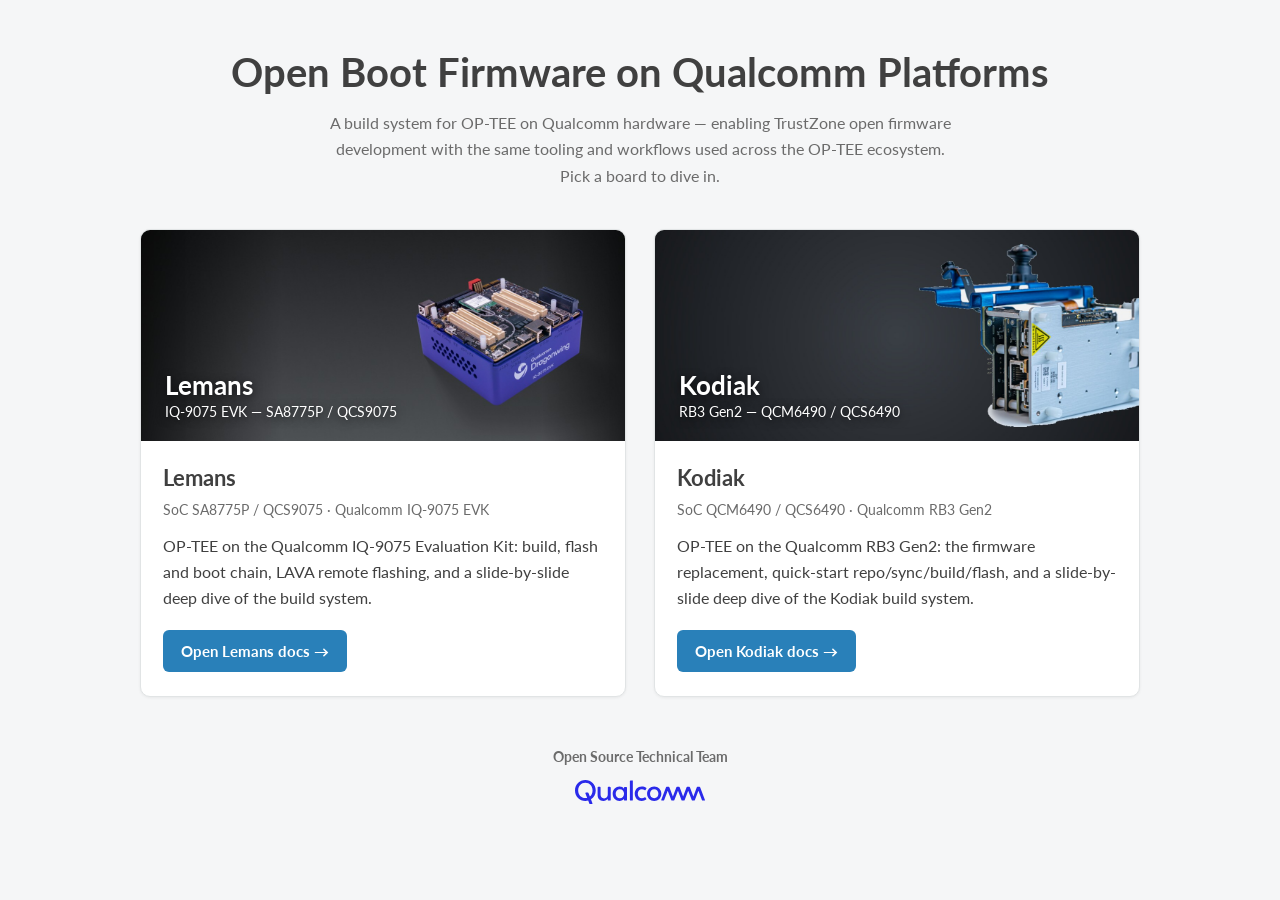
<file: docs/index.html>
<!DOCTYPE html>
<html lang="en">
<head>
<meta charset="UTF-8">
<meta name="viewport" content="width=device-width, initial-scale=1.0">
<title>OP-TEE on Qualcomm Platforms — Open Boot Firmware</title>
<link rel="preconnect" href="https://fonts.googleapis.com">
<link rel="preconnect" href="https://fonts.gstatic.com" crossorigin>
<link href="https://fonts.googleapis.com/css2?family=Lato:wght@400;700&display=swap" rel="stylesheet">
<style>
  :root {
    --accent:   #2980b9;
    --ink:      #404040;
    --muted:    #6b6b6b;
    --border:   #e1e4e5;
    --card-bg:  #ffffff;
    --page-bg:  #f5f6f7;
  }
  * { box-sizing: border-box; }
  body {
    margin: 0; background: var(--page-bg); color: var(--ink);
    font-family: 'Lato', -apple-system, Segoe UI, Roboto, Helvetica, Arial, sans-serif;
    line-height: 1.6;
  }
  .wrap { max-width: 1040px; margin: 0 auto; padding: 2.5rem 1.25rem 3.5rem; }
  header.site { text-align: center; margin-bottom: 2.5rem; }
  header.site h1 { font-size: clamp(26px, 4vw, 40px); margin: 0 0 .4rem; }
  header.site p { color: var(--muted); max-width: 640px; margin: 0 auto; font-size: 1.02rem; }

  /* One card per board. To add a board, copy a single <article class="board"> block. */
  .boards { display: grid; gap: 1.75rem; margin-top: 2.25rem; }
  @media (min-width: 760px) { .boards { grid-template-columns: 1fr 1fr; } }

  .board {
    background: var(--card-bg); border: 1px solid var(--border); border-radius: 10px;
    overflow: hidden; display: flex; flex-direction: column;
    box-shadow: 0 1px 3px rgba(0,0,0,.06); transition: box-shadow .15s, transform .15s;
  }
  .board:hover { box-shadow: 0 6px 20px rgba(0,0,0,.12); transform: translateY(-2px); }
  .board .banner { position: relative; aspect-ratio: 16 / 7; background: #222; }
  .board .banner img { width: 100%; height: 100%; object-fit: cover; display: block; }
  .board .banner .overlay {
    position: absolute; left: 5%; bottom: 10%; color: #fff; font-weight: 700;
    font-size: clamp(18px, 2.4vw, 26px); line-height: 1.15;
    text-shadow: 0 2px 10px rgba(0,0,0,.65);
  }
  .board .banner .overlay .sub { display: block; font-weight: 400; font-size: .55em; margin-top: .2em; }
  .board .body { padding: 1.25rem 1.4rem 1.5rem; display: flex; flex-direction: column; flex: 1; }
  .board h2 { margin: 0 0 .15rem; font-size: 1.35rem; }
  .board .ids { color: var(--muted); font-size: .9rem; margin-bottom: .75rem; }
  .board p.desc { margin: 0 0 1.25rem; flex: 1; }
  .board .cta {
    align-self: flex-start; display: inline-block; background: var(--accent); color: #fff;
    text-decoration: none; font-weight: 700; padding: .55rem 1.1rem; border-radius: 6px;
    font-size: .95rem;
  }
  .board .cta:hover { background: #216a9c; }

  footer.site { text-align: center; margin-top: 3rem; color: var(--muted); font-size: .9rem; }
  footer.site img { height: 24px; width: auto; margin-top: 12px; display: inline-block; }
</style>
</head>
<body>
<div class="wrap">

  <header class="site">
    <h1>Open Boot Firmware on Qualcomm Platforms</h1>
    <p>
      A build system for OP-TEE on Qualcomm hardware — enabling TrustZone open
      firmware development with the same tooling and workflows used across the
      OP-TEE ecosystem. Pick a board to dive in.
    </p>
  </header>

  <section class="boards">

    <!-- Board: Lemans ===================================================== -->
    <article class="board">
      <a class="banner" href="lemans/index.html">
        <img src="img/iq-9075-evk-banner.jpg"
             alt="Qualcomm IQ-9075 Evaluation Kit (EVK)">
        <span class="overlay">Lemans
          <span class="sub">IQ-9075 EVK — SA8775P / QCS9075</span></span>
      </a>
      <div class="body">
        <h2>Lemans</h2>
        <div class="ids">SoC SA8775P / QCS9075 &middot; Qualcomm IQ-9075 EVK</div>
        <p class="desc">
          OP-TEE on the Qualcomm IQ-9075 Evaluation Kit: build, flash and boot
          chain, LAVA remote flashing, and a slide-by-slide deep dive of the
          build system.
        </p>
        <a class="cta" href="lemans/index.html">Open Lemans docs →</a>
      </div>
    </article>

    <!-- Board: Kodiak ===================================================== -->
    <article class="board">
      <a class="banner" href="kodiak/index.html">
        <img src="img/rb3gen2-banner.jpg"
             alt="Qualcomm RB3 Gen2 Development Kit (QCM6490 / QCS6490)">
        <span class="overlay">Kodiak
          <span class="sub">RB3 Gen2 — QCM6490 / QCS6490</span></span>
      </a>
      <div class="body">
        <h2>Kodiak</h2>
        <div class="ids">SoC QCM6490 / QCS6490 &middot; Qualcomm RB3 Gen2</div>
        <p class="desc">
          OP-TEE on the Qualcomm RB3 Gen2: the firmware replacement, quick-start
          repo/sync/build/flash, and a slide-by-slide deep dive of the Kodiak
          build system.
        </p>
        <a class="cta" href="kodiak/index.html">Open Kodiak docs →</a>
      </div>
    </article>

  </section>

  <footer class="site">
    <strong>Open Source Technical Team</strong><br>
    <img src="img/qualcomm-logo.svg" alt="Qualcomm">
  </footer>

</div>
</body>
</html>
</file>
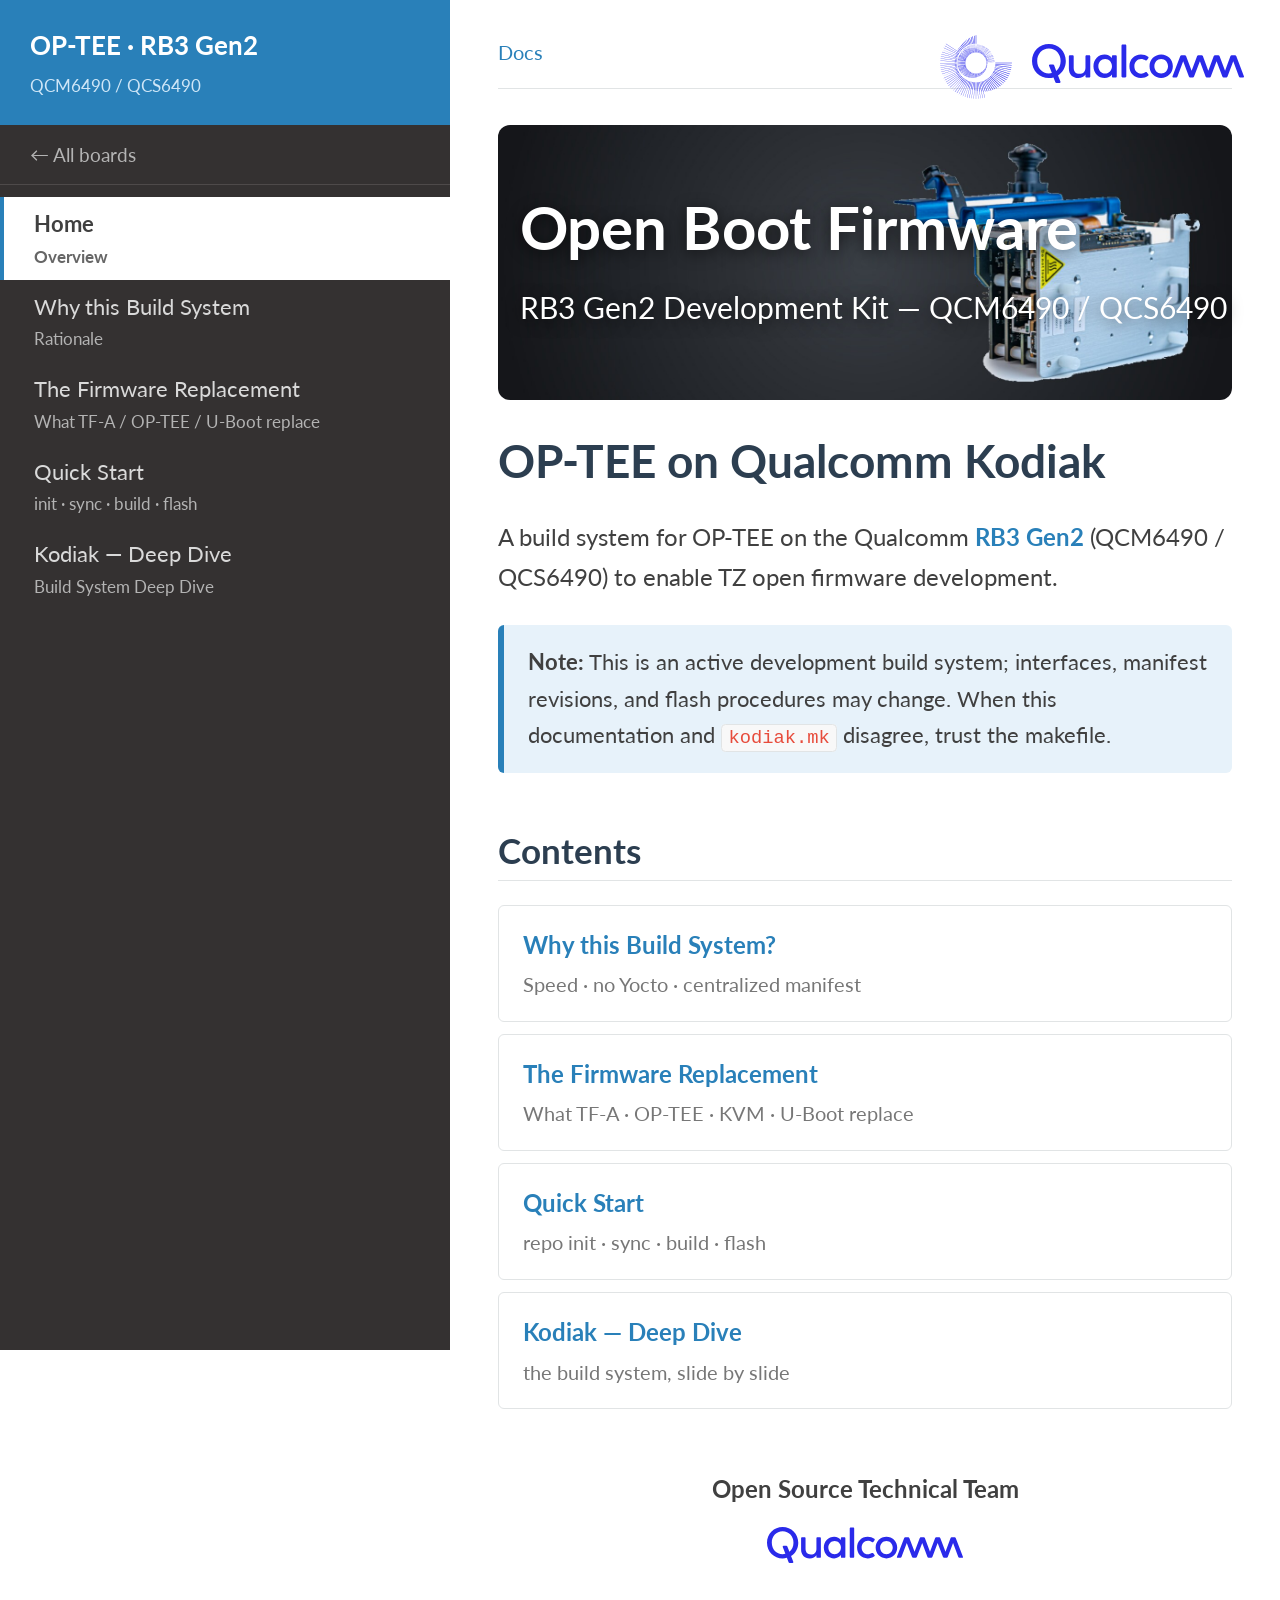
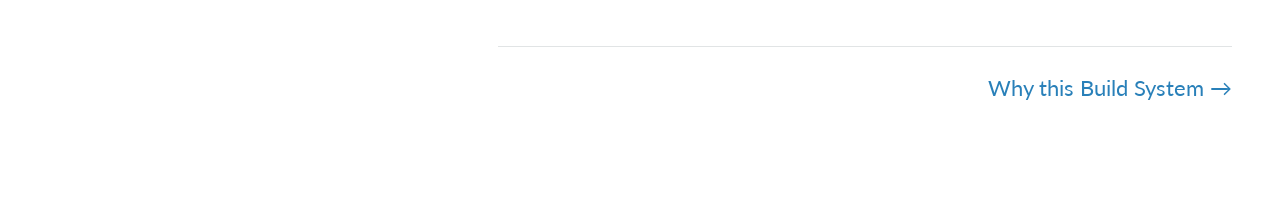
<file: docs/kodiak/index.html>
<!DOCTYPE html>
<html lang="en">
<head>
<meta charset="UTF-8">
<meta name="viewport" content="width=device-width, initial-scale=1.0">
<title>OP-TEE on Qualcomm Kodiak (QCM6490 / RB3 Gen2)</title>
<link rel="preconnect" href="https://fonts.googleapis.com">
<link rel="preconnect" href="https://fonts.gstatic.com" crossorigin>
<link href="https://fonts.googleapis.com/css2?family=Lato:wght@400;700&display=swap" rel="stylesheet">
<link rel="stylesheet" href="_rtd.css">
</head>
<body class="rtd" data-page="index">
<main class="rtd-doc">

  <a href="https://www.qualcomm.com/developer/hardware/rb3-gen-2-development-kit" style="text-decoration:none;">
    <div style="position:relative; max-width:960px; margin:14px 0 22px;">
      <img src="img/rb3gen2-banner.jpg"
           alt="Qualcomm RB3 Gen2 Development Kit (QCM6490 / QCS6490)"
           style="width:100%; height:auto; display:block; border-radius:8px;">
      <span style="position:absolute; left:3%; top:50%; transform:translateY(-50%);
                   color:#fff; font-weight:700; line-height:1.15;
                   font-size:clamp(20px, 3.2vw, 40px);
                   text-shadow:0 2px 10px rgba(0,0,0,.6);">Open Boot Firmware<br>
        <span style="font-weight:400; font-size:.5em; line-height:1.2;">RB3 Gen2 Development Kit — QCM6490 / QCS6490</span></span>
    </div>
  </a>

  <h1 id="top">OP-TEE on Qualcomm Kodiak</h1>
  <p>
    A build system for OP-TEE on the Qualcomm
    <strong><a href="https://www.qualcomm.com/developer/hardware/rb3-gen-2-development-kit">RB3 Gen2</a></strong>
    (QCM6490 / QCS6490) to enable TZ open firmware development.
  </p>

  <div class="rtd-note">
    <strong>Note:</strong> This is an active development build system; interfaces,
    manifest revisions, and flash procedures may change.
    When this documentation and <code>kodiak.mk</code> disagree, trust the makefile.
  </div>

  <h2 id="contents">Contents</h2>
  <ul class="rtd-toctree">
    <li><a href="why.html">Why this Build System?<span class="sub">Speed · no Yocto · centralized manifest</span></a></li>
    <li><a href="firmware-replacement.html">The Firmware Replacement<span class="sub">What TF-A · OP-TEE · KVM · U-Boot replace</span></a></li>
    <li><a href="quick-start.html">Quick Start<span class="sub">repo init · sync · build · flash</span></a></li>
    <li><a href="kodiak.html">Kodiak — Deep Dive<span class="sub">the build system, slide by slide</span></a></li>
  </ul>

  <footer style="text-align:center; margin-top:2.5rem;">
    <strong>Open Source Technical Team</strong><br>
    <img src="img/qualcomm-logo.svg" alt="Qualcomm"
         style="height:24px; width:auto; margin-top:12px; display:inline-block;">
  </footer>

</main>
<script src="_rtd.js"></script>
</body>
</html>
</file>
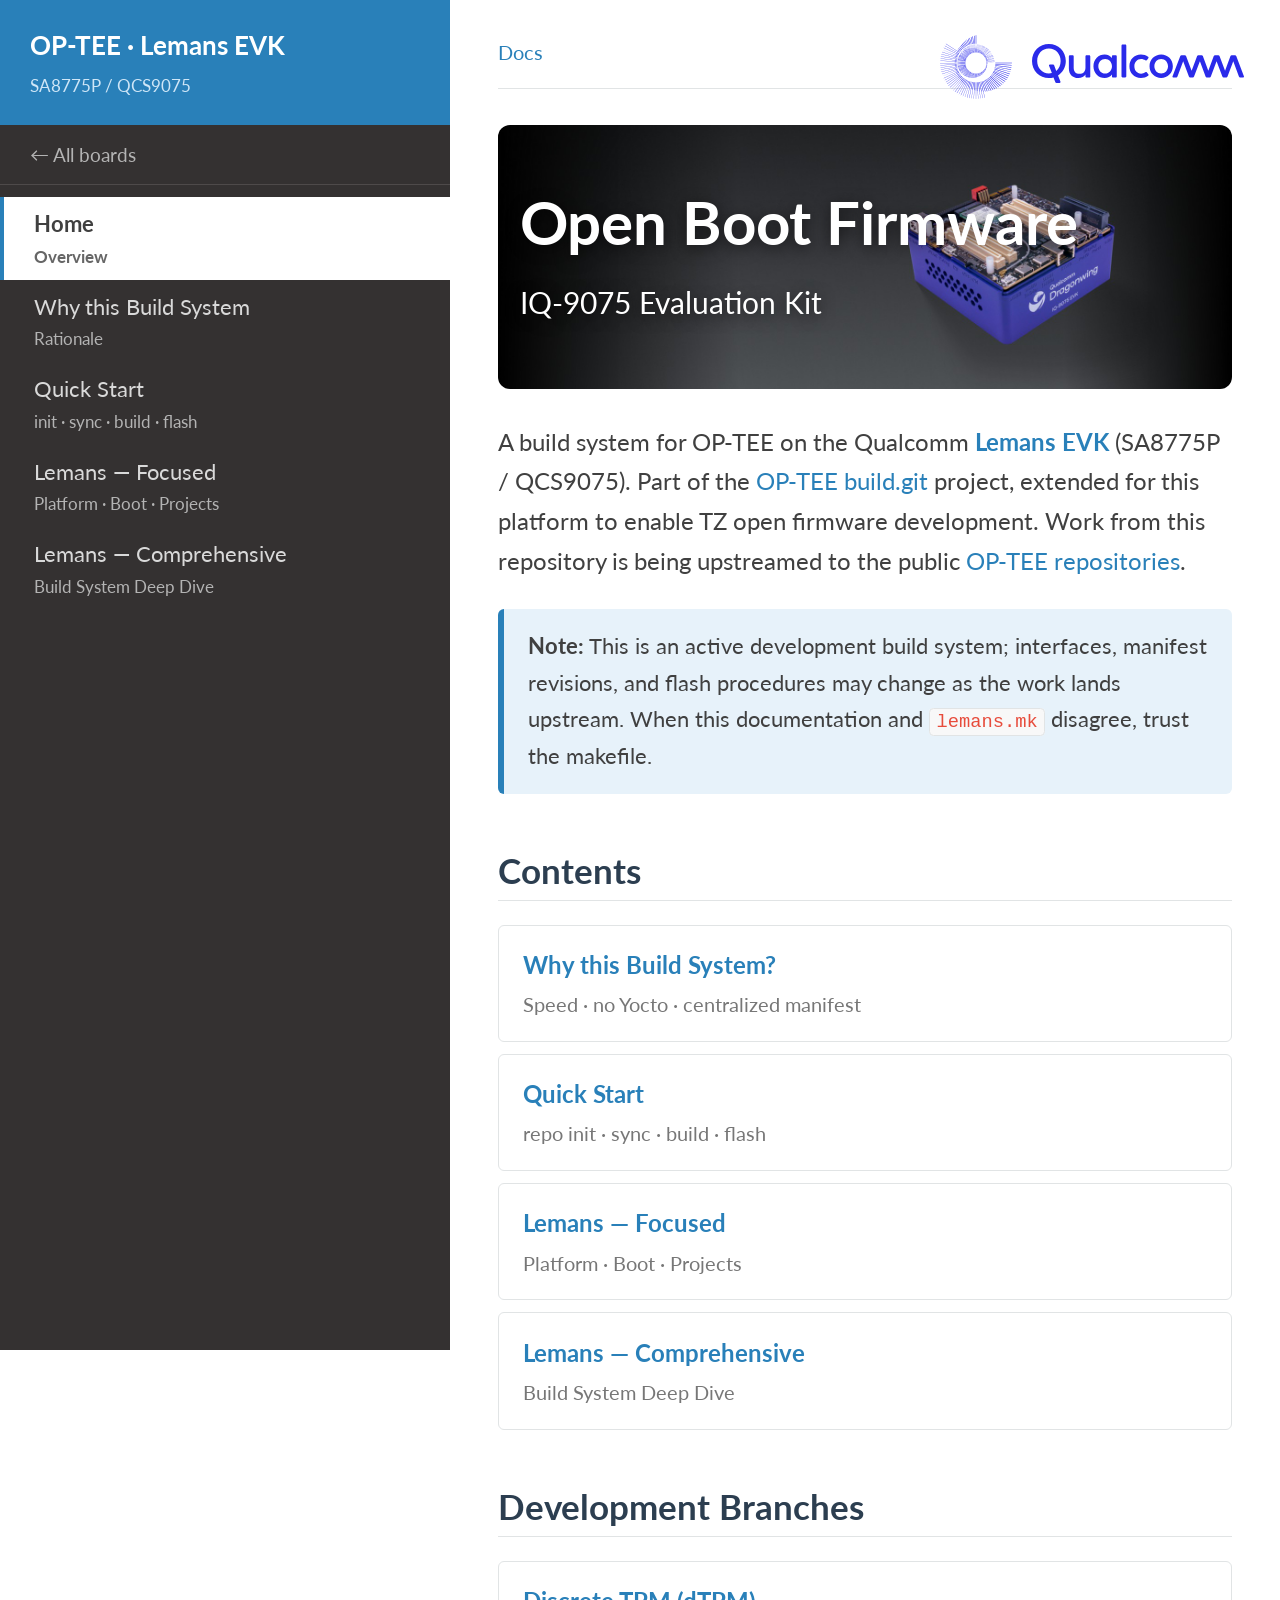
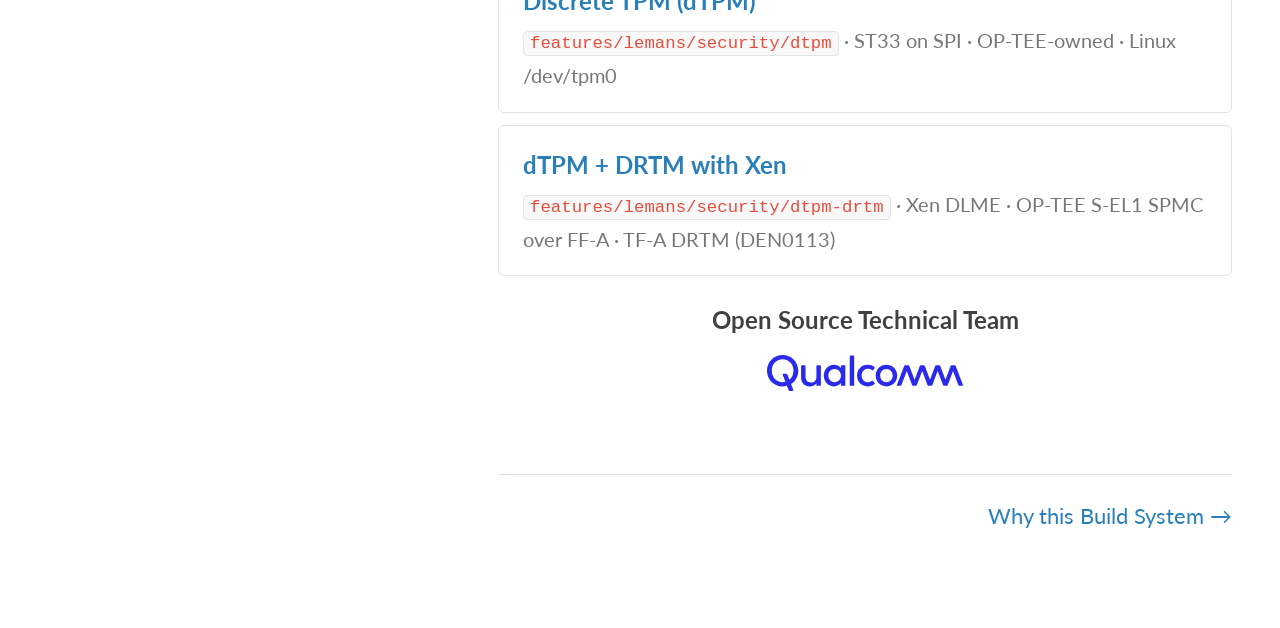
<file: docs/lemans/index.html>
<!DOCTYPE html>
<html lang="en">
<head>
<meta charset="UTF-8">
<meta name="viewport" content="width=device-width, initial-scale=1.0">
<title>OP-TEE on Qualcomm Lemans (SA8775P / QCS9075)</title>
<link rel="preconnect" href="https://fonts.googleapis.com">
<link rel="preconnect" href="https://fonts.gstatic.com" crossorigin>
<link href="https://fonts.googleapis.com/css2?family=Lato:wght@400;700&display=swap" rel="stylesheet">
<link rel="stylesheet" href="_rtd.css">
</head>
<body class="rtd" data-page="index">
<main class="rtd-doc">

  <a href="https://www.qualcomm.com/developer/hardware/qualcomm-iq-9075-evaluation-kit-evk" style="text-decoration:none;">
    <div style="position:relative; max-width:960px; margin:14px 0 22px;">
      <img src="img/iq-9075-evk-banner.jpg"
           alt="Qualcomm IQ-9075 Evaluation Kit (EVK) — Dragonwing board"
           style="width:100%; height:auto; display:block; border-radius:8px;">
      <span style="position:absolute; left:3%; top:50%; transform:translateY(-50%);
                   color:#fff; font-weight:700; line-height:1.15;
                   font-size:clamp(20px, 3.2vw, 40px);
                   text-shadow:0 2px 10px rgba(0,0,0,.6);">Open Boot Firmware<br>
        <span style="font-weight:400; font-size:.5em; line-height:1.2;">IQ-9075 Evaluation Kit</span></span>
    </div>
  </a>
  <p>
    A build system for OP-TEE on the Qualcomm <strong><a href="https://www.qualcomm.com/developer/hardware/qualcomm-iq-9075-evaluation-kit-evk">Lemans EVK</a></strong>
    (SA8775P / QCS9075). Part of the <a href="https://github.com/OP-TEE/build">OP-TEE build.git</a> project,
    extended for this platform to enable TZ open firmware development.
    Work from this repository is being upstreamed to the public
    <a href="https://github.com/OP-TEE/">OP-TEE repositories</a>.
  </p>

  <div class="rtd-note">
    <strong>Note:</strong> This is an active development build system; interfaces,
    manifest revisions, and flash procedures may change as the work lands upstream.
    When this documentation and <a href="https://github.com/qualcomm-linux/qcom-buildroot/blob/main/lemans.mk"><code>lemans.mk</code></a> disagree, trust the makefile.
  </div>

  <h2 id="contents">Contents</h2>
  <ul class="rtd-toctree">
    <li><a href="why.html">Why this Build System?<span class="sub">Speed · no Yocto · centralized manifest</span></a></li>
    <li><a href="quick-start.html">Quick Start<span class="sub">repo init · sync · build · flash</span></a></li>
    <li><a href="lemans-focused.html">Lemans — Focused<span class="sub">Platform · Boot · Projects</span></a></li>
    <li><a href="lemans.html">Lemans — Comprehensive<span class="sub">Build System Deep Dive</span></a></li>
  </ul>

  <h2 id="dev-branches">Development Branches</h2>
  <ul class="rtd-toctree">
    <li><a href="devel_lemans_security_dtpm.html">Discrete TPM (dTPM)<span class="sub"><code>features/lemans/security/dtpm</code> · ST33 on SPI · OP-TEE-owned · Linux /dev/tpm0</span></a></li>
    <li><a href="devel_lemans_security_dtpm_drtm.html">dTPM + DRTM with Xen<span class="sub"><code>features/lemans/security/dtpm-drtm</code> · Xen DLME · OP-TEE S-EL1 SPMC over FF-A · TF-A DRTM (DEN0113)</span></a></li>
  </ul>

  <footer style="text-align:center">
    <strong>Open Source Technical Team</strong><br>
    <img src="img/qualcomm-logo.svg" alt="Qualcomm"
         style="height:24px; width:auto; margin-top:10px; display:inline-block;">
  </footer>

</main>
<script src="_rtd.js"></script>
</body>
</html>
</file>
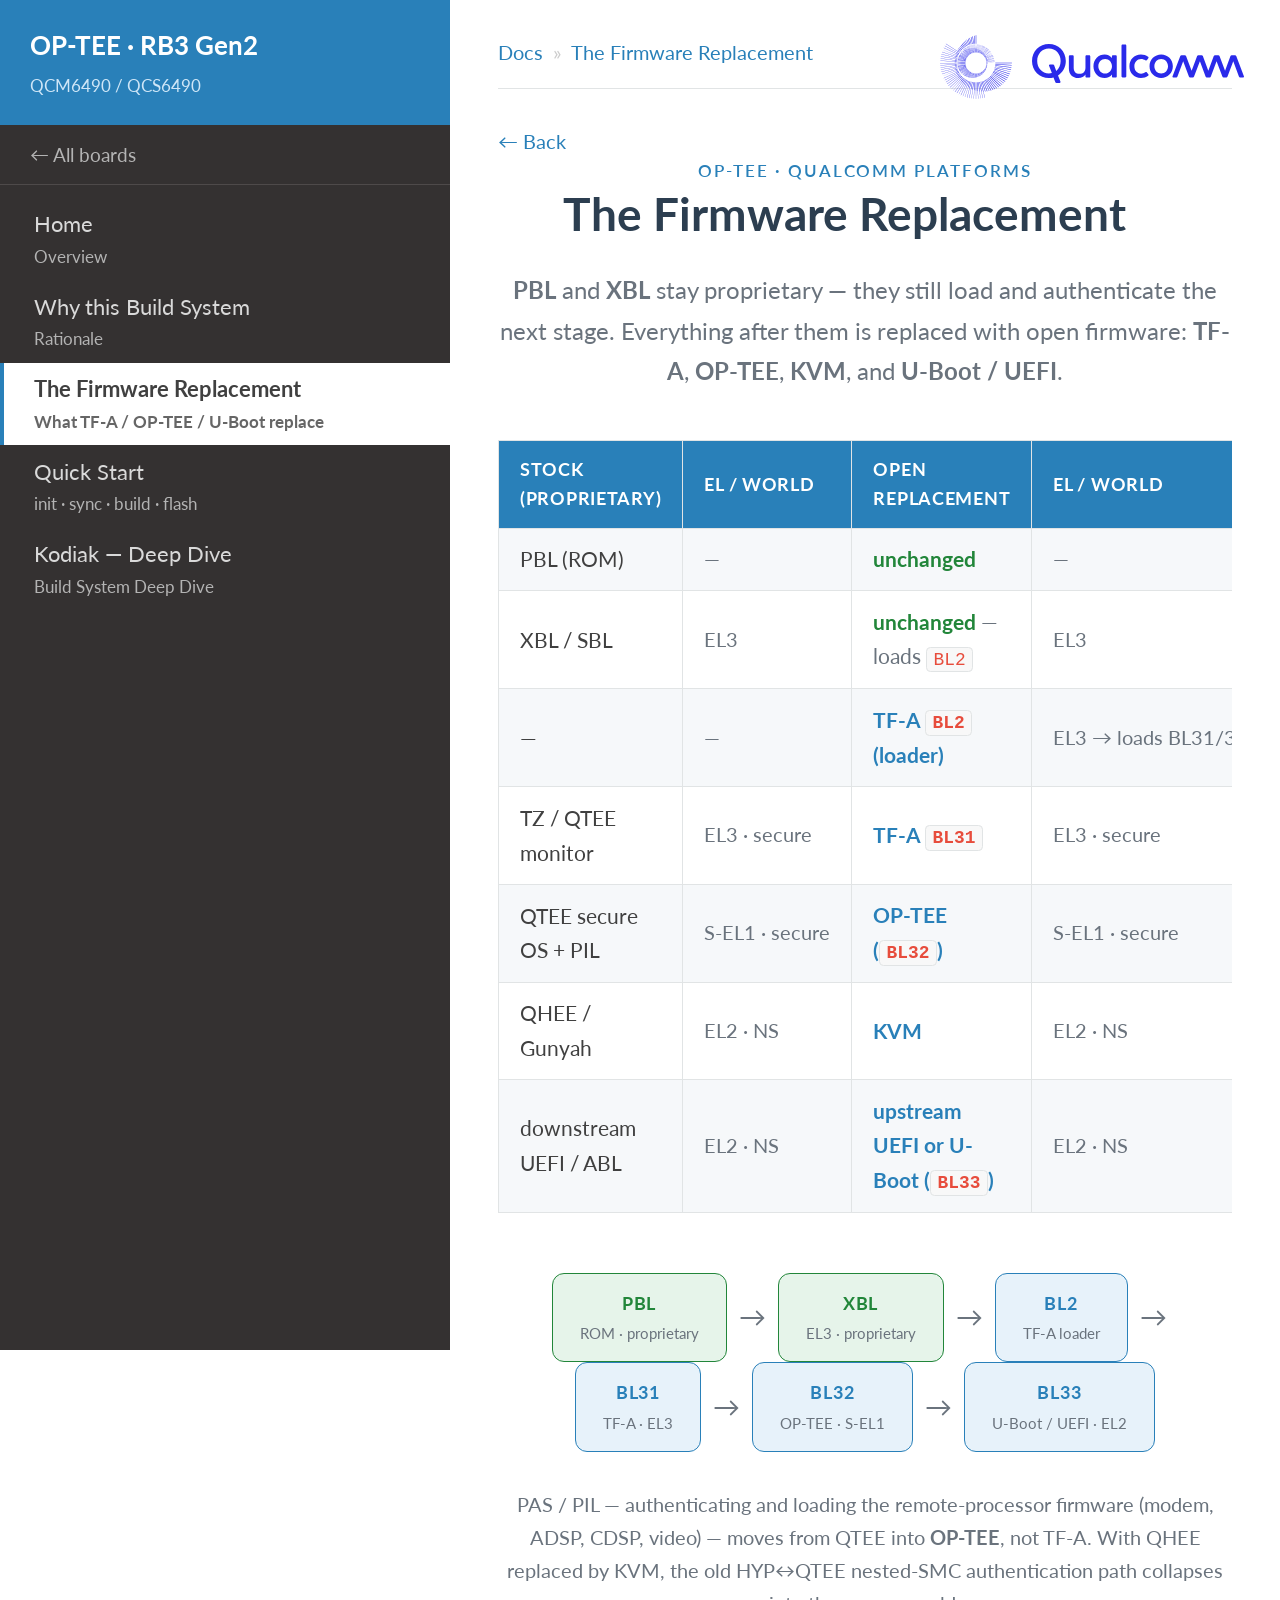
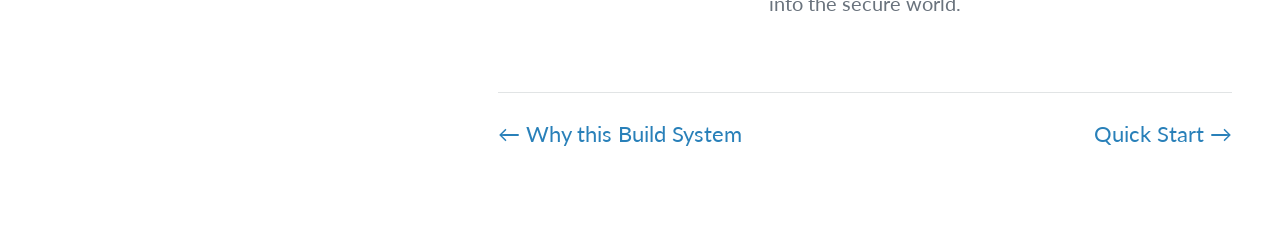
<file: docs/kodiak/firmware-replacement.html>
<!DOCTYPE html>
<html lang="en">
<head>
<meta charset="UTF-8">
<meta name="viewport" content="width=device-width, initial-scale=1.0">
<title>The Firmware Replacement — OP-TEE on Qualcomm</title>
<link rel="preconnect" href="https://fonts.googleapis.com">
<link rel="preconnect" href="https://fonts.gstatic.com" crossorigin>
<link href="https://fonts.googleapis.com/css2?family=Lato:wght@400;700&display=swap" rel="stylesheet">
<style>
  *, *::before, *::after { box-sizing: border-box; margin: 0; padding: 0; }
  :root {
    --card-bg:  #f6f8fa;
    --border:   #e1e4e5;
    --text:     #404040;
    --muted:    #6a737d;
    --accent:   #2980b9;
    --green:    #22863a;
    --yellow:   #b08800;
    --red:      #cb2431;
  }
  a.back {
    align-self: flex-start;
    color: var(--muted);
    text-decoration: none;
    font-size: 0.85rem;
    display: flex;
    align-items: center;
    gap: 6px;
    transition: color .15s;
  }
  a.back:hover { color: var(--accent); }

  .eyebrow {
    font-size: 11px;
    font-weight: 600;
    letter-spacing: .12em;
    text-transform: uppercase;
    color: var(--accent);
    text-align: center;
  }
  h1 {
    font-size: clamp(24px, 3.5vw, 42px);
    font-weight: 700;
    text-align: center;
    line-height: 1.2;
  }
  .subtitle {
    font-size: 1rem;
    color: var(--muted);
    text-align: center;
    max-width: 660px;
    line-height: 1.7;
  }

  /* Replacement table */
  .repl-wrap { width: 100%; max-width: 960px; overflow-x: auto; }
  table.repl {
    border-collapse: collapse;
    width: 100%;
    font-size: 14px;
  }
  table.repl th, table.repl td {
    border: 1px solid var(--border);
    padding: 9px 14px;
    text-align: left;
    vertical-align: middle;
  }
  table.repl thead th {
    background: var(--accent);
    color: #fff;
    font-weight: 700;
    font-size: 12px;
    letter-spacing: .04em;
    text-transform: uppercase;
  }
  table.repl tbody tr:nth-child(odd) { background: var(--card-bg); }
  table.repl tbody tr:nth-child(even) { background: #fff; }
  table.repl td { color: var(--muted); }
  table.repl td.stock { color: var(--text); }
  table.repl td.open { color: var(--accent); font-weight: 700; }
  table.repl td.el { font-size: 13px; white-space: nowrap; }
  .keep { color: var(--green); font-weight: 700; }
  code {
    font-family: 'JetBrains Mono', 'SFMono-Regular', Consolas, 'Liberation Mono', monospace;
    font-size: .9em;
    color: var(--accent);
  }

  .chain {
    display: flex;
    align-items: center;
    flex-wrap: wrap;
    gap: 0;
    justify-content: center;
    max-width: 960px;
    width: 100%;
  }
  .chain-box {
    background: var(--card-bg);
    border: 1px solid var(--border);
    border-radius: 8px;
    padding: 10px 18px;
    text-align: center;
  }
  .chain-box.grn { border-color: var(--green); background: #e6f4ea; }
  .chain-box.hl  { border-color: var(--accent); background: #e7f2fa; }
  .chain-box .label {
    font-size: 12px;
    font-weight: 700;
    letter-spacing: .05em;
    text-transform: uppercase;
    color: var(--accent);
  }
  .chain-box.grn .label { color: var(--green); }
  .chain-box .sub {
    font-size: 10px;
    color: var(--muted);
    margin-top: 2px;
  }
  .arrow {
    font-size: 18px;
    color: var(--muted);
    padding: 0 8px;
  }

  .note {
    max-width: 720px;
    text-align: center;
    font-size: 13px;
    color: var(--muted);
    line-height: 1.7;
  }

  /* Vertical rhythm between the blocks */
  main.rtd-doc .subtitle  { margin: 0.75rem auto 0; }
  main.rtd-doc .repl-wrap { margin: 2rem auto 2.5rem; }
  main.rtd-doc .chain     { margin: 0 auto 1.5rem; }
  main.rtd-doc .note      { margin: 0 auto; }
</style>
<link rel="stylesheet" href="_rtd.css">
</head>
<body class="rtd" data-page="firmware-replacement">
<main class="rtd-doc">

  <a class="back" href="index.html">← Back</a>

  <div class="eyebrow">OP-TEE · Qualcomm Platforms</div>
  <h1 id="firmware-replacement">The Firmware Replacement</h1>
  <p class="subtitle">
    <strong>PBL</strong> and <strong>XBL</strong> stay proprietary — they still load and
    authenticate the next stage. Everything after them is replaced with open firmware:
    <strong>TF-A</strong>, <strong>OP-TEE</strong>, <strong>KVM</strong>, and
    <strong>U-Boot / UEFI</strong>.
  </p>

  <div class="repl-wrap">
    <table class="repl">
      <thead>
        <tr>
          <th>Stock (proprietary)</th>
          <th>EL / world</th>
          <th>Open replacement</th>
          <th>EL / world</th>
        </tr>
      </thead>
      <tbody>
        <tr>
          <td class="stock">PBL (ROM)</td>
          <td class="el">—</td>
          <td><span class="keep">unchanged</span></td>
          <td class="el">—</td>
        </tr>
        <tr>
          <td class="stock">XBL / SBL</td>
          <td class="el">EL3</td>
          <td><span class="keep">unchanged</span> — loads <code>BL2</code></td>
          <td class="el">EL3</td>
        </tr>
        <tr>
          <td class="stock">—</td>
          <td class="el">—</td>
          <td class="open">TF-A <code>BL2</code> (loader)</td>
          <td class="el">EL3 → loads BL31/32/33</td>
        </tr>
        <tr>
          <td class="stock">TZ / QTEE monitor</td>
          <td class="el">EL3 · secure</td>
          <td class="open">TF-A <code>BL31</code></td>
          <td class="el">EL3 · secure</td>
        </tr>
        <tr>
          <td class="stock">QTEE secure OS + PIL</td>
          <td class="el">S-EL1 · secure</td>
          <td class="open">OP-TEE (<code>BL32</code>)</td>
          <td class="el">S-EL1 · secure</td>
        </tr>
        <tr>
          <td class="stock">QHEE / Gunyah</td>
          <td class="el">EL2 · NS</td>
          <td class="open">KVM</td>
          <td class="el">EL2 · NS</td>
        </tr>
        <tr>
          <td class="stock">downstream UEFI / ABL</td>
          <td class="el">EL2 · NS</td>
          <td class="open">upstream UEFI or U-Boot (<code>BL33</code>)</td>
          <td class="el">EL2 · NS</td>
        </tr>
      </tbody>
    </table>
  </div>

  <div class="chain">
    <div class="chain-box grn"><div class="label">PBL</div><div class="sub">ROM · proprietary</div></div>
    <div class="arrow">→</div>
    <div class="chain-box grn"><div class="label">XBL</div><div class="sub">EL3 · proprietary</div></div>
    <div class="arrow">→</div>
    <div class="chain-box hl"><div class="label">BL2</div><div class="sub">TF-A loader</div></div>
    <div class="arrow">→</div>
    <div class="chain-box hl"><div class="label">BL31</div><div class="sub">TF-A · EL3</div></div>
    <div class="arrow">→</div>
    <div class="chain-box hl"><div class="label">BL32</div><div class="sub">OP-TEE · S-EL1</div></div>
    <div class="arrow">→</div>
    <div class="chain-box hl"><div class="label">BL33</div><div class="sub">U-Boot / UEFI · EL2</div></div>
  </div>

  <p class="note">
    PAS / PIL — authenticating and loading the remote-processor firmware (modem, ADSP,
    CDSP, video) — moves from QTEE into <strong>OP-TEE</strong>, not TF-A. With QHEE
    replaced by KVM, the old HYP↔QTEE nested-SMC authentication path collapses into the
    secure world.
  </p>

</main>
<script src="_rtd.js"></script>
</body>
</html>
</file>
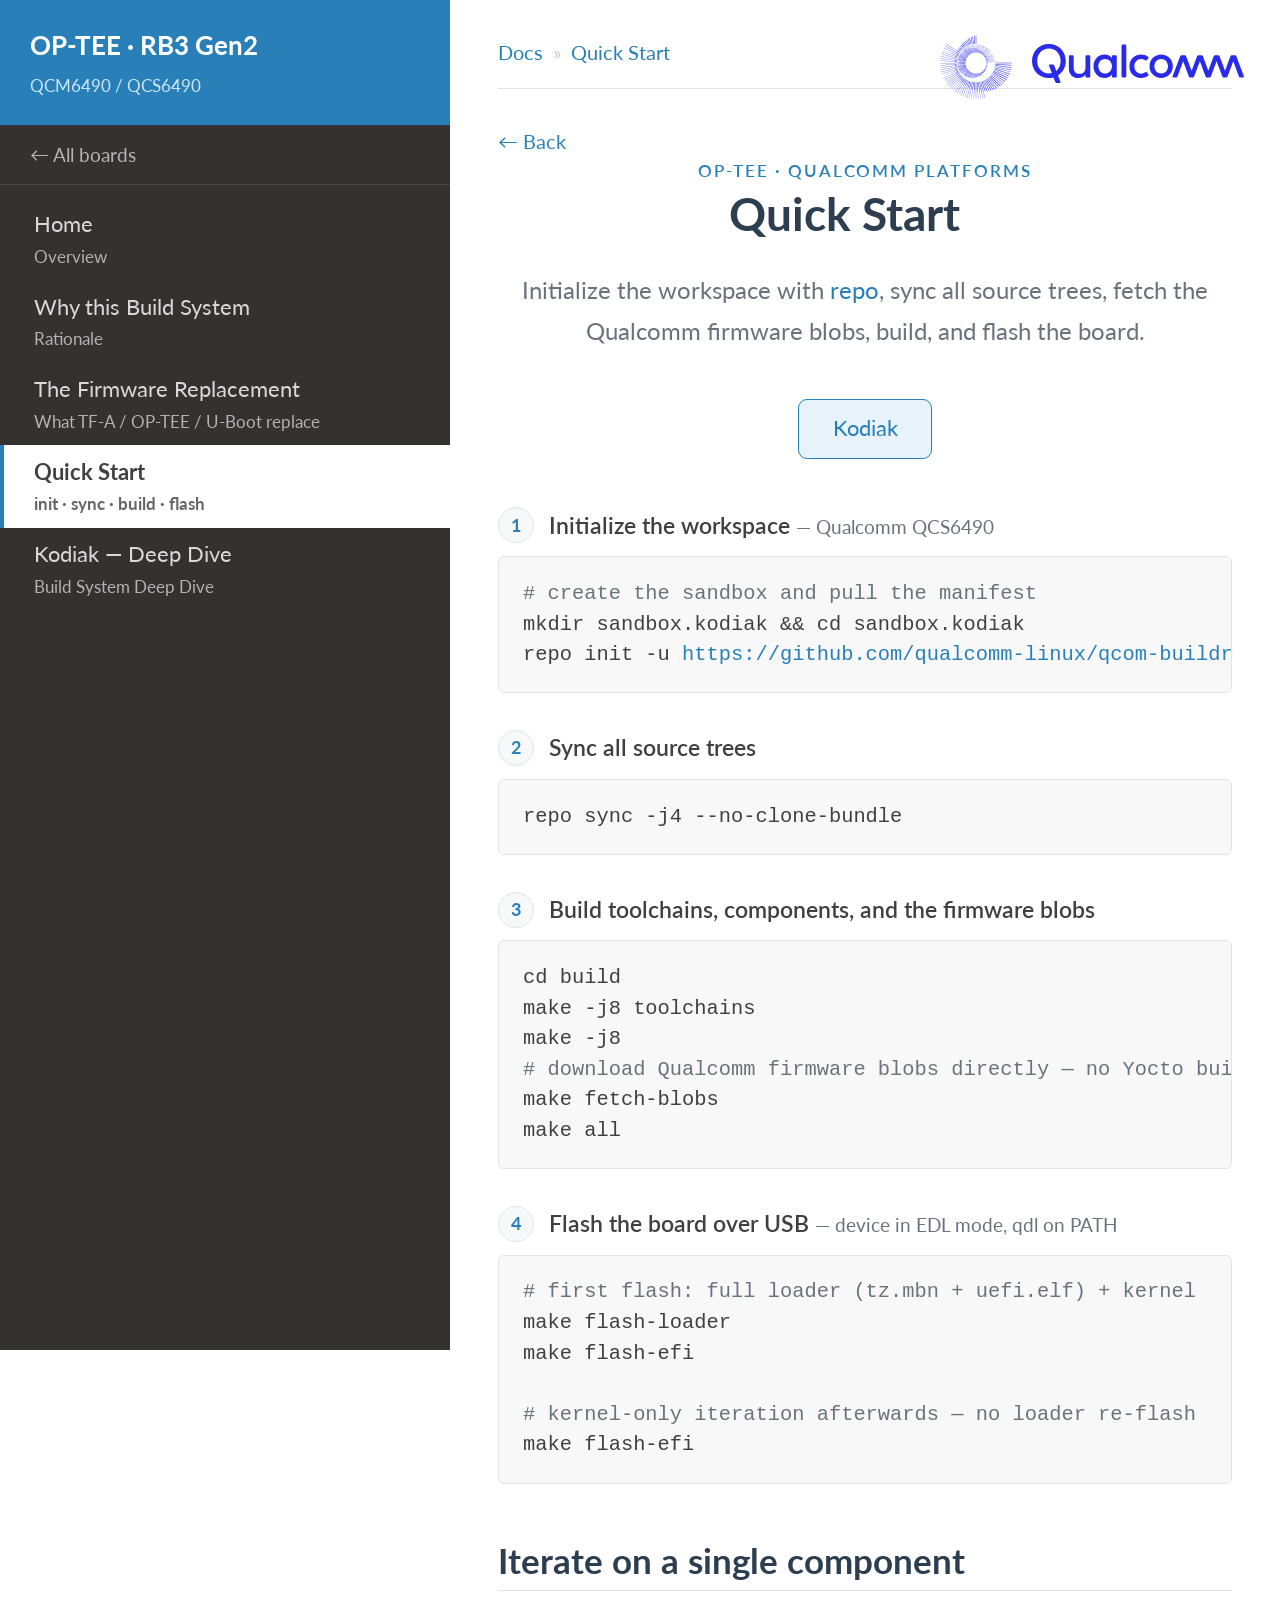
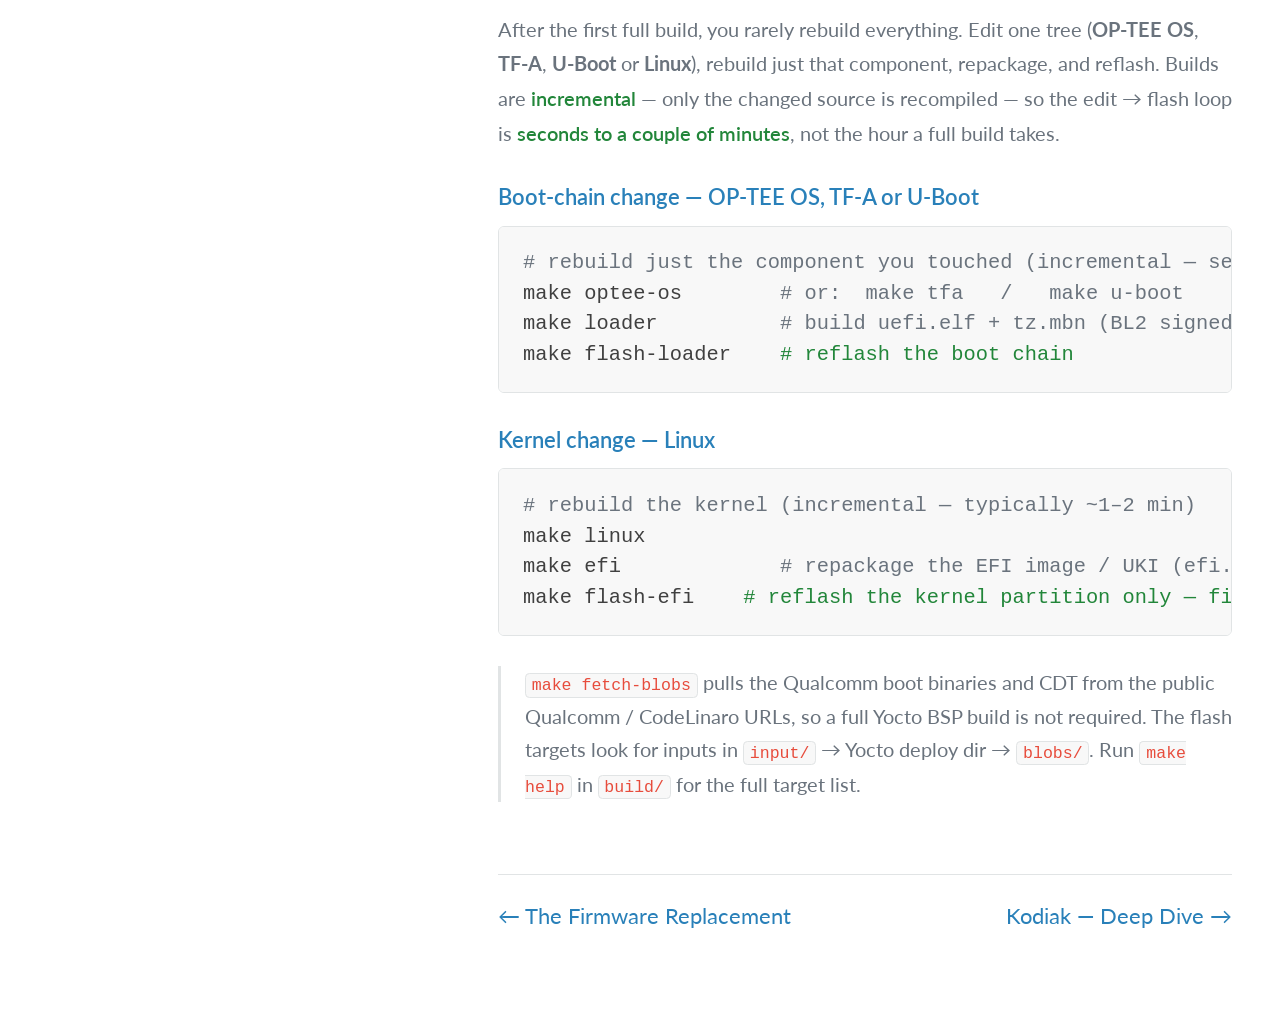
<file: docs/kodiak/quick-start.html>
<!DOCTYPE html>
<html lang="en">
<head>
<meta charset="UTF-8">
<meta name="viewport" content="width=device-width, initial-scale=1.0">
<title>Quick Start — OP-TEE on Qualcomm</title>
<link rel="preconnect" href="https://fonts.googleapis.com">
<link rel="preconnect" href="https://fonts.gstatic.com" crossorigin>
<link href="https://fonts.googleapis.com/css2?family=Lato:wght@400;700&family=JetBrains+Mono:wght@400;600&display=swap" rel="stylesheet">
<style>
  *, *::before, *::after { box-sizing: border-box; margin: 0; padding: 0; }
  :root {
    --bg:       #ffffff;
    --card-bg:  #f6f8fa;
    --border:   #e1e4e5;
    --text:     #404040;
    --muted:    #6a737d;
    --accent:   #2980b9;
    --green:    #22863a;
    --orange:   #d1741f;
    --red:      #cb2431;
  }
  a.back {
    align-self: flex-start;
    color: var(--muted);
    text-decoration: none;
    font-size: 0.85rem;
    display: flex; align-items: center; gap: 6px;
    transition: color .15s;
  }
  a.back:hover { color: var(--accent); }

  .eyebrow {
    font-size: 11px; font-weight: 600; letter-spacing: .12em;
    text-transform: uppercase; color: var(--accent); text-align: center;
  }
  h1 { font-size: clamp(24px, 3.5vw, 42px); font-weight: 700; text-align: center; line-height: 1.2; }
  .subtitle {
    font-size: 1rem; color: var(--muted); text-align: center;
    max-width: 640px; line-height: 1.7;
  }
  .subtitle a { color: var(--accent); }

  .tabs { display: flex; gap: 0.5rem; justify-content: center; }
  .tab-btn {
    background: var(--card-bg); border: 1px solid var(--border); border-radius: 6px;
    color: var(--muted); font: inherit; font-size: 0.9rem; padding: 0.45rem 1.4rem;
    cursor: pointer; transition: border-color .15s, color .15s, background .15s;
  }
  .tab-btn:hover { border-color: var(--accent); }
  .tab-btn.active { color: var(--accent); border-color: var(--accent); background: #e7f2fa; }

  .panel { display: none; width: 100%; max-width: 760px; }
  .panel.active { display: block; }

  .step { display: flex; align-items: baseline; gap: 10px; margin: 1.5rem 0 0.5rem; }
  .step:first-of-type { margin-top: 0; }
  .step .num {
    flex: none; width: 24px; height: 24px; border-radius: 50%;
    background: var(--card-bg); border: 1px solid var(--border); color: var(--accent);
    font-size: 12px; font-weight: 700; display: inline-flex;
    align-items: center; justify-content: center; align-self: center;
  }
  .step .title { font-size: 0.95rem; font-weight: 600; color: var(--text); }
  .step .hint, .section-head .hint { font-size: 0.8rem; color: var(--muted); font-weight: 400; }

  pre {
    background: var(--card-bg); border: 1px solid var(--border); border-radius: 8px;
    padding: 1rem 1.25rem; margin-left: 34px; overflow-x: auto;
    font-family: 'JetBrains Mono', ui-monospace, 'SFMono-Regular', Menlo, Consolas, monospace;
    font-variant-ligatures: none; font-size: 0.85rem; line-height: 1.7; color: var(--text);
  }
  pre .cmt { color: var(--muted); }
  pre .accent { color: var(--accent); }
  pre .grn { color: var(--green); }

  .section-head { width: 100%; max-width: 760px; margin-top: 1rem; margin-inline: auto; }
  .section-head h2 { font-size: 1.05rem; font-weight: 700; color: var(--text); }
  .section-head p { font-size: 0.85rem; color: var(--muted); line-height: 1.7; margin-top: 0.4rem; }

  .iter { width: 100%; max-width: 760px; margin-inline: auto; display: grid; gap: 1.25rem; grid-template-columns: 1fr; }
  .iter .label { font-size: 0.9rem; font-weight: 600; color: var(--accent); margin-bottom: 0.4rem; }
  .iter pre, .panel pre { margin-left: 0; }
  .iter > div { min-width: 0; }
  .fast { color: var(--green); font-weight: 600; }
  .section-head + .iter { margin-top: 1.25rem; }

  code {
    font-family: 'JetBrains Mono', ui-monospace, 'SFMono-Regular', Menlo, Consolas, monospace;
    font-size: .9em; color: var(--accent);
  }

  .note {
    max-width: 760px; width: 100%; margin: 1.25rem auto 0;
    font-size: 13px; color: var(--muted); line-height: 1.7;
    border-left: 2px solid var(--border); padding-left: 1rem;
  }
  .note code { color: var(--accent); }

  /* Vertical rhythm between top-level flow blocks */
  main.rtd-doc .subtitle { margin: 0.75rem auto 0; }
  main.rtd-doc .tabs { margin: 2rem auto 2rem; }
  main.rtd-doc .panel { margin: 0 auto; }
</style>
<link rel="stylesheet" href="_rtd.css">
</head>
<body class="rtd" data-page="quick">
<main class="rtd-doc">

  <a class="back" href="index.html">← Back</a>

  <div class="eyebrow">OP-TEE · Qualcomm Platforms</div>
  <h1 id="quick">Quick Start</h1>
  <p class="subtitle">
    Initialize the workspace with <a href="https://gerrit.googlesource.com/git-repo">repo</a>,
    sync all source trees, fetch the Qualcomm firmware blobs, build, and flash the board.
  </p>

  <div class="tabs">
    <button class="tab-btn active" data-tab="kodiak" onclick="showTab('kodiak')">Kodiak</button>
  </div>

  <div class="panel active" id="tab-kodiak">
    <div class="step"><span class="num">1</span>
      <span class="title">Initialize the workspace <span class="hint">— Qualcomm QCS6490</span></span></div>
<pre><span class="cmt"># create the sandbox and pull the manifest</span>
mkdir sandbox.kodiak &amp;&amp; cd sandbox.kodiak
repo init -u <a class="accent" href="https://github.com/qualcomm-linux/qcom-buildroot" target="_blank" rel="noopener">https://github.com/qualcomm-linux/qcom-buildroot.git</a> -m manifests/kodiak.xml</pre>

    <div class="step"><span class="num">2</span>
      <span class="title">Sync all source trees</span></div>
<pre>repo sync -j4 --no-clone-bundle</pre>

    <div class="step"><span class="num">3</span>
      <span class="title">Build toolchains, components, and the firmware blobs</span></div>
<pre>cd build
make -j8 toolchains
make -j8
<span class="cmt"># download Qualcomm firmware blobs directly — no Yocto build needed</span>
make fetch-blobs
make all</pre>

    <div class="step"><span class="num">4</span>
      <span class="title">Flash the board over USB <span class="hint">— device in EDL mode, qdl on PATH</span></span></div>
<pre><span class="cmt"># first flash: full loader (tz.mbn + uefi.elf) + kernel</span>
make flash-loader
make flash-efi

<span class="cmt"># kernel-only iteration afterwards — no loader re-flash</span>
make flash-efi</pre>
  </div>

  <div class="section-head">
    <h2>Iterate on a single component</h2>
    <p>
      After the first full build, you rarely rebuild everything. Edit one tree
      (<strong>OP-TEE OS</strong>, <strong>TF-A</strong>, <strong>U-Boot</strong> or
      <strong>Linux</strong>), rebuild just that component, repackage, and reflash.
      Builds are <span class="fast">incremental</span> — only the changed source is
      recompiled — so the edit → flash loop is <span class="fast">seconds to a couple of
      minutes</span>, not the hour a full build takes.
    </p>
  </div>

  <div class="iter">
    <div>
      <div class="label">Boot-chain change — OP-TEE OS, TF-A or U-Boot</div>
<pre><span class="cmt"># rebuild just the component you touched (incremental — seconds–minutes)</span>
make optee-os        <span class="cmt"># or:  make tfa   /   make u-boot</span>
make loader          <span class="cmt"># build uefi.elf + tz.mbn (BL2 signed with sectools)</span>
make flash-loader    <span class="grn"># reflash the boot chain</span></pre>
    </div>
    <div>
      <div class="label">Kernel change — Linux</div>
<pre><span class="cmt"># rebuild the kernel (incremental — typically ~1–2 min)</span>
make linux
make efi             <span class="cmt"># repackage the EFI image / UKI (efi.bin)</span>
make flash-efi    <span class="grn"># reflash the kernel partition only — firmware untouched</span></pre>
    </div>
  </div>

  <p class="note">
    <code>make fetch-blobs</code> pulls the Qualcomm boot binaries and CDT from the public
    Qualcomm / CodeLinaro URLs, so a full Yocto BSP build is not required. The flash targets
    look for inputs in <code>input/</code> → Yocto deploy dir → <code>blobs/</code>. Run
    <code>make help</code> in <code>build/</code> for the full target list.
  </p>

  <script>
    function showTab(name) {
      document.querySelectorAll('.panel').forEach(function (p) {
        p.classList.toggle('active', p.id === 'tab-' + name);
      });
      document.querySelectorAll('.tab-btn').forEach(function (b) {
        b.classList.toggle('active', b.dataset.tab === name);
      });
    }
  </script>

</main>
<script src="_rtd.js"></script>
</body>
</html>
</file>
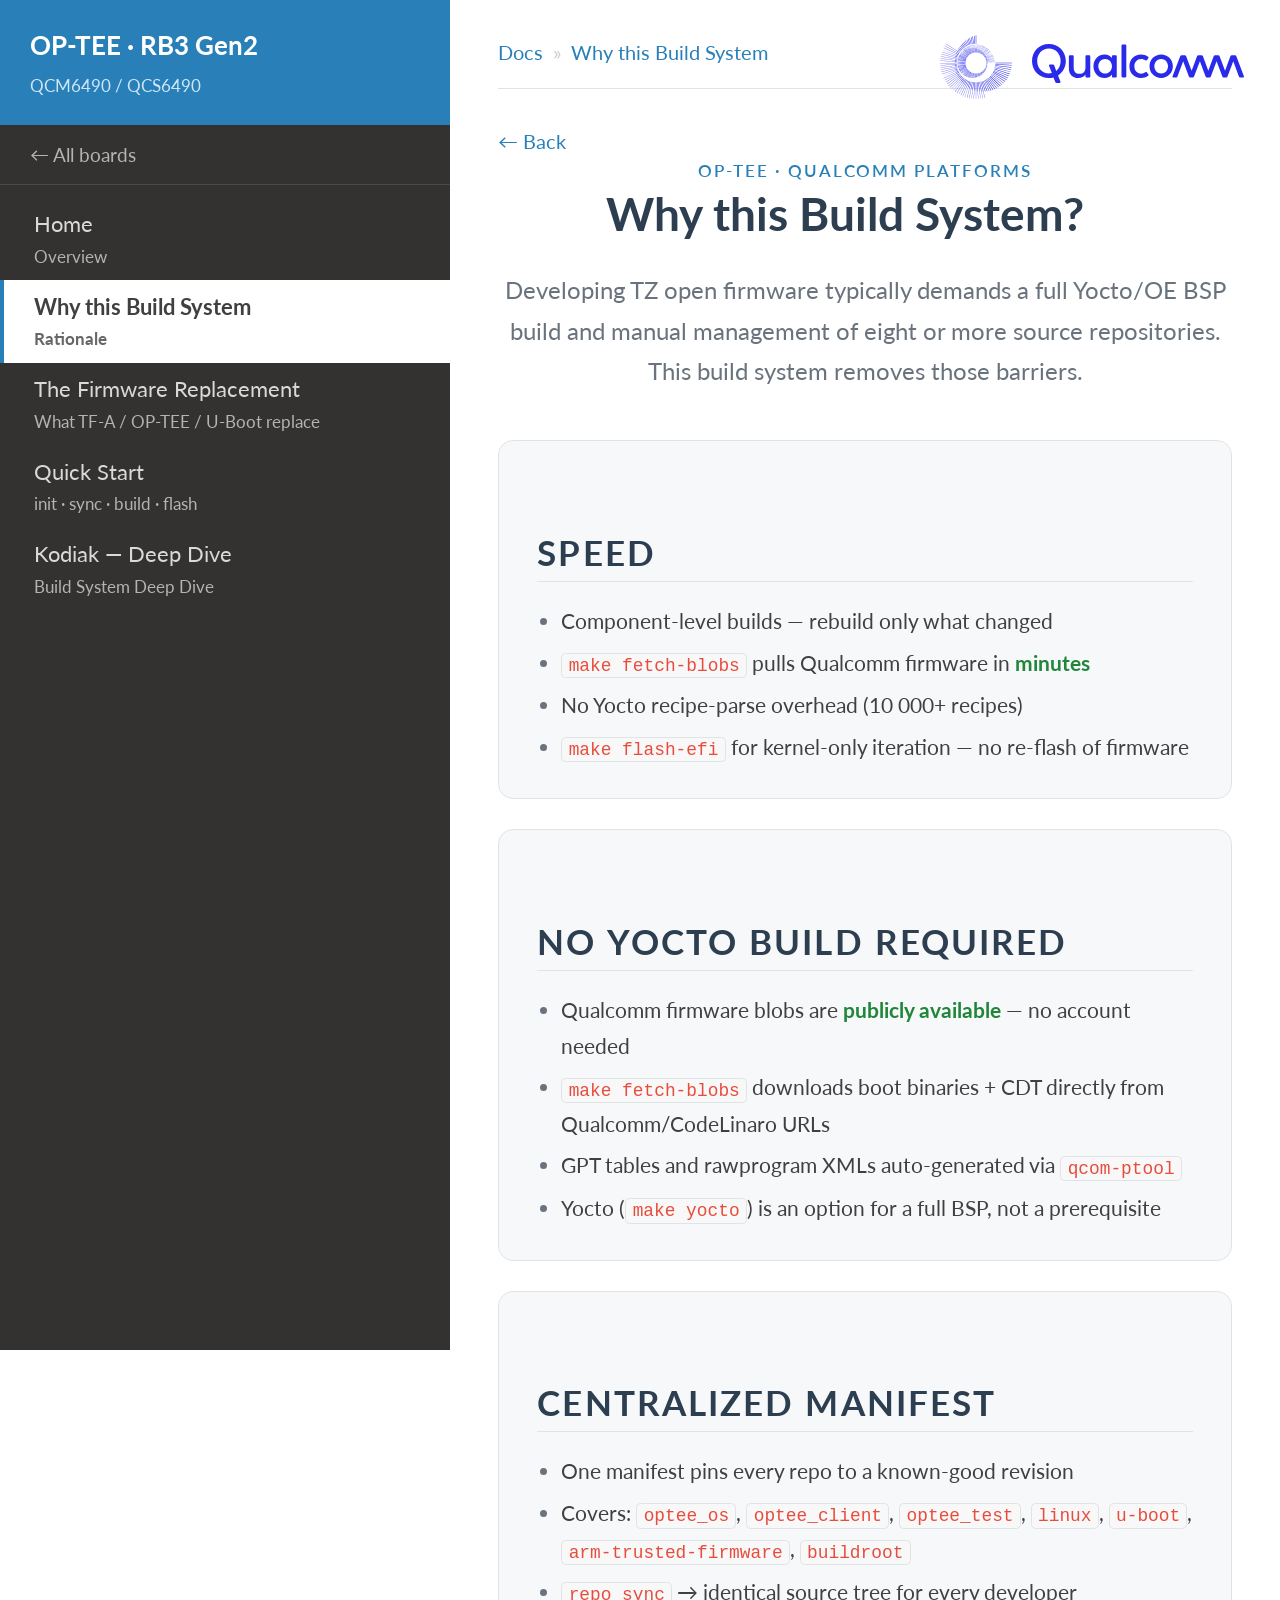
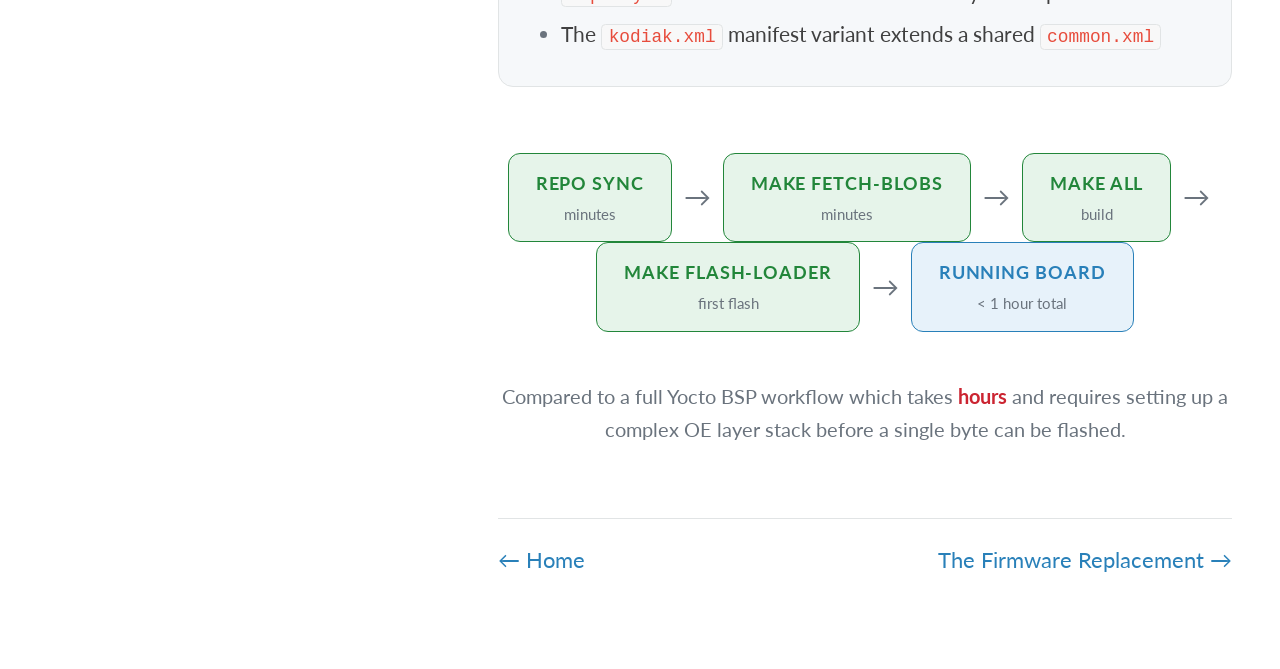
<file: docs/kodiak/why.html>
<!DOCTYPE html>
<html lang="en">
<head>
<meta charset="UTF-8">
<meta name="viewport" content="width=device-width, initial-scale=1.0">
<title>Why this Build System? — OP-TEE on Qualcomm</title>
<link rel="preconnect" href="https://fonts.googleapis.com">
<link rel="preconnect" href="https://fonts.gstatic.com" crossorigin>
<link href="https://fonts.googleapis.com/css2?family=Lato:wght@400;700&display=swap" rel="stylesheet">
<style>
  *, *::before, *::after { box-sizing: border-box; margin: 0; padding: 0; }
  :root {
    --card-bg:  #f6f8fa;
    --border:   #e1e4e5;
    --text:     #404040;
    --muted:    #6a737d;
    --accent:   #2980b9;
    --green:    #22863a;
    --yellow:   #b08800;
    --red:      #cb2431;
  }
  a.back {
    align-self: flex-start;
    color: var(--muted);
    text-decoration: none;
    font-size: 0.85rem;
    display: flex;
    align-items: center;
    gap: 6px;
    transition: color .15s;
  }
  a.back:hover { color: var(--accent); }

  .eyebrow {
    font-size: 11px;
    font-weight: 600;
    letter-spacing: .12em;
    text-transform: uppercase;
    color: var(--accent);
    text-align: center;
  }
  h1 {
    font-size: clamp(24px, 3.5vw, 42px);
    font-weight: 700;
    text-align: center;
    line-height: 1.2;
  }
  .subtitle {
    font-size: 1rem;
    color: var(--muted);
    text-align: center;
    max-width: 620px;
    line-height: 1.7;
  }

  .card-grid {
    display: grid;
    gap: 1.25rem;
    width: 100%;
    max-width: 960px;
    grid-template-columns: repeat(auto-fit, minmax(260px, 1fr));
  }
  .card {
    background: var(--card-bg);
    border: 1px solid var(--border);
    border-radius: 10px;
    padding: 1.4rem 1.6rem;
  }
  .card h2 {
    font-size: 12px;
    font-weight: 700;
    color: var(--accent);
    text-transform: uppercase;
    letter-spacing: .06em;
    margin-bottom: 0.75rem;
  }
  .card ul { padding-left: 1rem; }
  .card li {
    font-size: 14px;
    color: var(--muted);
    line-height: 1.7;
  }
  .card li + li { margin-top: 4px; }
  .card li span { color: var(--text); }
  code {
    font-family: 'JetBrains Mono', 'SFMono-Regular', Consolas, 'Liberation Mono', monospace;
    font-size: .9em;
    color: var(--accent);
  }

  .chain {
    display: flex;
    align-items: center;
    flex-wrap: wrap;
    gap: 0;
    justify-content: center;
    max-width: 960px;
    width: 100%;
  }
  .chain-box {
    background: var(--card-bg);
    border: 1px solid var(--border);
    border-radius: 8px;
    padding: 10px 18px;
    text-align: center;
  }
  .chain-box.grn { border-color: var(--green); background: #e6f4ea; }
  .chain-box.hl  { border-color: var(--accent); background: #e7f2fa; }
  .chain-box .label {
    font-size: 12px;
    font-weight: 700;
    letter-spacing: .05em;
    text-transform: uppercase;
    color: var(--green);
  }
  .chain-box.hl .label { color: var(--accent); }
  .chain-box .sub {
    font-size: 10px;
    color: var(--muted);
    margin-top: 2px;
  }
  .arrow {
    font-size: 18px;
    color: var(--muted);
    padding: 0 8px;
  }

  .note {
    max-width: 680px;
    text-align: center;
    font-size: 13px;
    color: var(--muted);
    line-height: 1.7;
  }

  /* Vertical rhythm between the flow blocks */
  main.rtd-doc .subtitle { margin: 0.75rem auto 0; }
  main.rtd-doc .card-grid { margin: 2rem auto 2.75rem; }
  main.rtd-doc .chain { margin: 0 auto 2rem; }
  main.rtd-doc .note { margin: 0 auto; }
</style>
<link rel="stylesheet" href="_rtd.css">
</head>
<body class="rtd" data-page="why">
<main class="rtd-doc">

  <a class="back" href="index.html">← Back</a>

  <div class="eyebrow">OP-TEE · Qualcomm Platforms</div>
  <h1 id="why">Why this Build System?</h1>
  <p class="subtitle">
    Developing TZ open firmware typically demands a full Yocto/OE BSP build and
    manual management of eight or more source repositories. This build system
    removes those barriers.
  </p>

  <div class="card-grid">
    <div class="card">
      <h2>Speed</h2>
      <ul>
        <li><span>Component-level builds — rebuild only what changed</span></li>
        <li><span><code>make fetch-blobs</code> pulls Qualcomm firmware in <strong style="color:var(--green)">minutes</strong></span></li>
        <li><span>No Yocto recipe-parse overhead (10 000+ recipes)</span></li>
        <li><span><code>make flash-efi</code> for kernel-only iteration — no re-flash of firmware</span></li>
      </ul>
    </div>
    <div class="card">
      <h2>No Yocto Build Required</h2>
      <ul>
        <li><span>Qualcomm firmware blobs are <strong style="color:var(--green)">publicly available</strong> — no account needed</span></li>
        <li><span><code>make fetch-blobs</code> downloads boot binaries + CDT directly from Qualcomm/CodeLinaro URLs</span></li>
        <li><span>GPT tables and rawprogram XMLs auto-generated via <code>qcom-ptool</code></span></li>
        <li><span>Yocto (<code>make yocto</code>) is an option for a full BSP, not a prerequisite</span></li>
      </ul>
    </div>
    <div class="card">
      <h2>Centralized Manifest</h2>
      <ul>
        <li><span>One manifest pins every repo to a known-good revision</span></li>
        <li><span>Covers: <code>optee_os</code>, <code>optee_client</code>, <code>optee_test</code>, <code>linux</code>, <code>u-boot</code>, <code>arm-trusted-firmware</code>, <code>buildroot</code></span></li>
        <li><span><code>repo sync</code> → identical source tree for every developer</span></li>
        <li><span>The <code>kodiak.xml</code> manifest variant extends a shared <code>common.xml</code></span></li>
      </ul>
    </div>
  </div>

  <div class="chain">
    <div class="chain-box grn"><div class="label">repo sync</div><div class="sub">minutes</div></div>
    <div class="arrow">→</div>
    <div class="chain-box grn"><div class="label">make fetch-blobs</div><div class="sub">minutes</div></div>
    <div class="arrow">→</div>
    <div class="chain-box grn"><div class="label">make all</div><div class="sub">build</div></div>
    <div class="arrow">→</div>
    <div class="chain-box grn"><div class="label">make flash-loader</div><div class="sub">first flash</div></div>
    <div class="arrow">→</div>
    <div class="chain-box hl"><div class="label">running board</div><div class="sub">&lt; 1 hour total</div></div>
  </div>

  <p class="note">
    Compared to a full Yocto BSP workflow which takes <strong style="color:var(--red)">hours</strong>
    and requires setting up a complex OE layer stack before a single byte can be flashed.
  </p>

</main>
<script src="_rtd.js"></script>
</body>
</html>
</file>
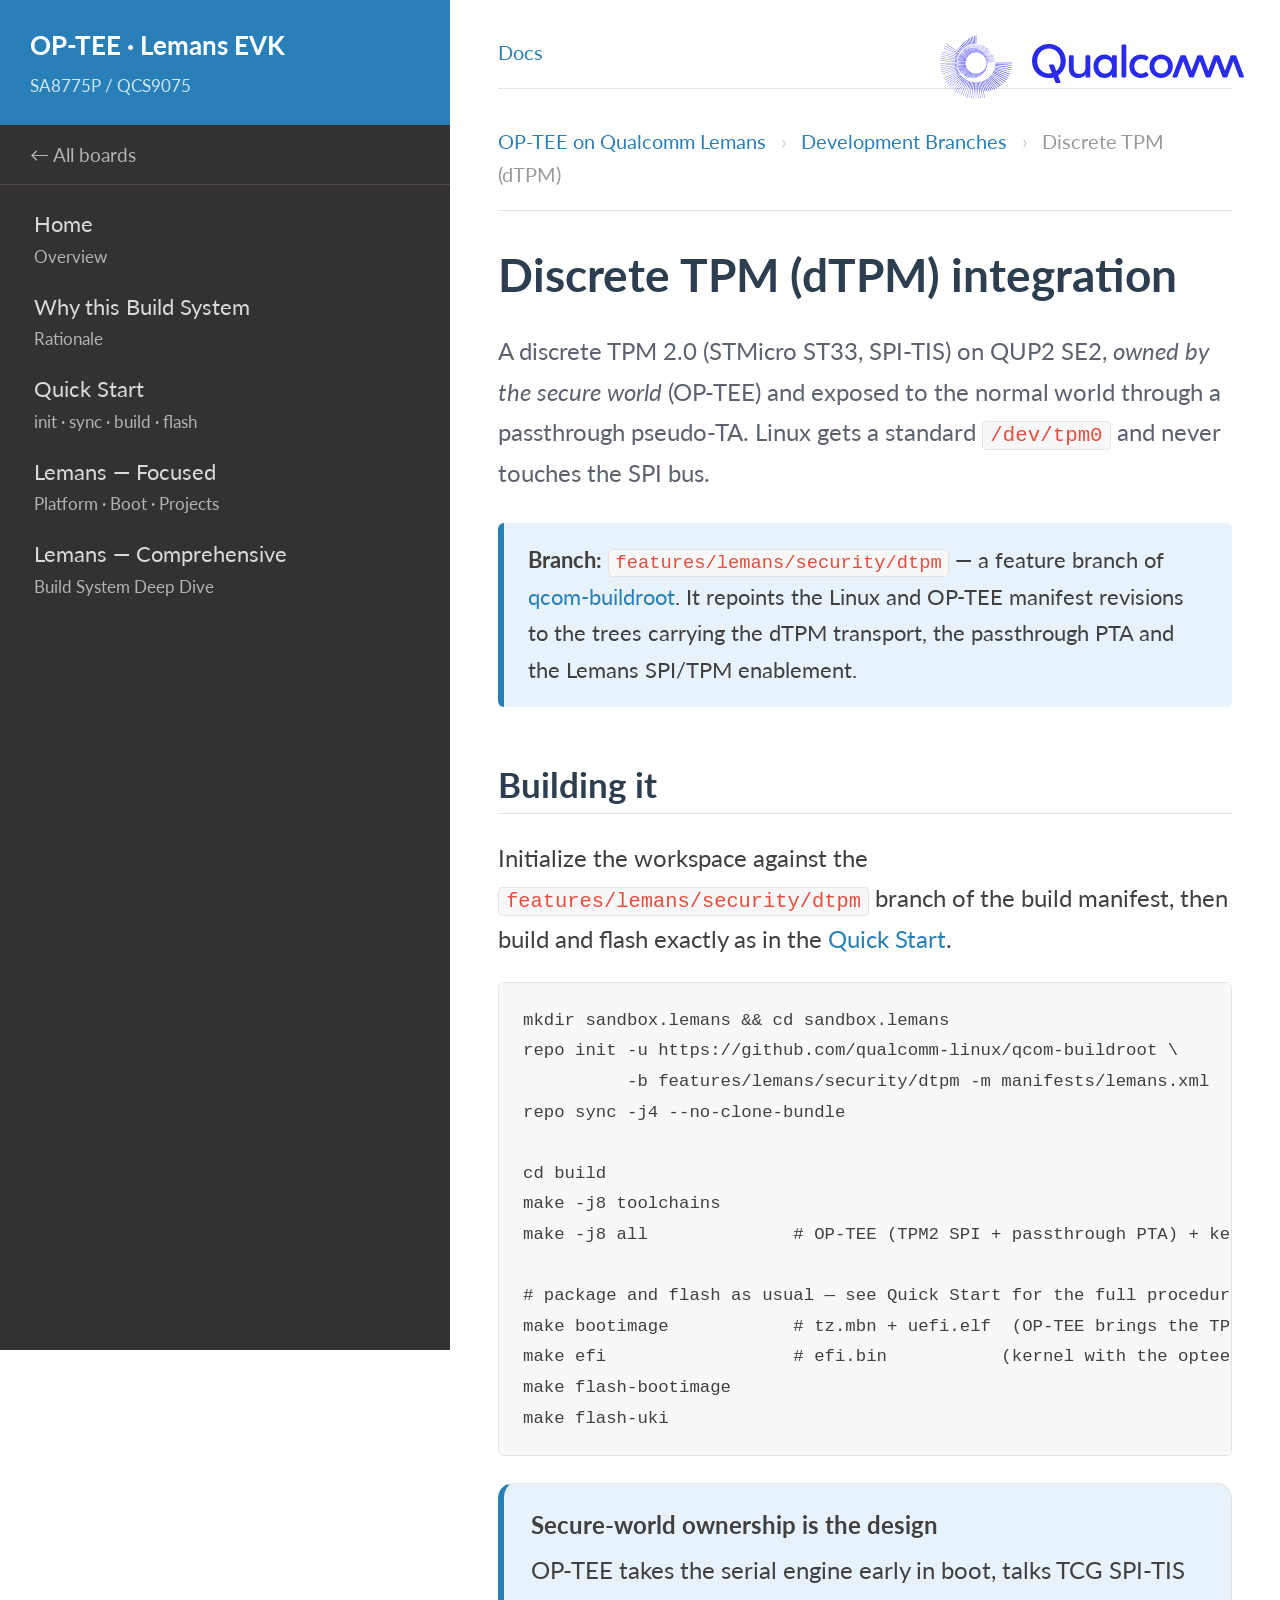
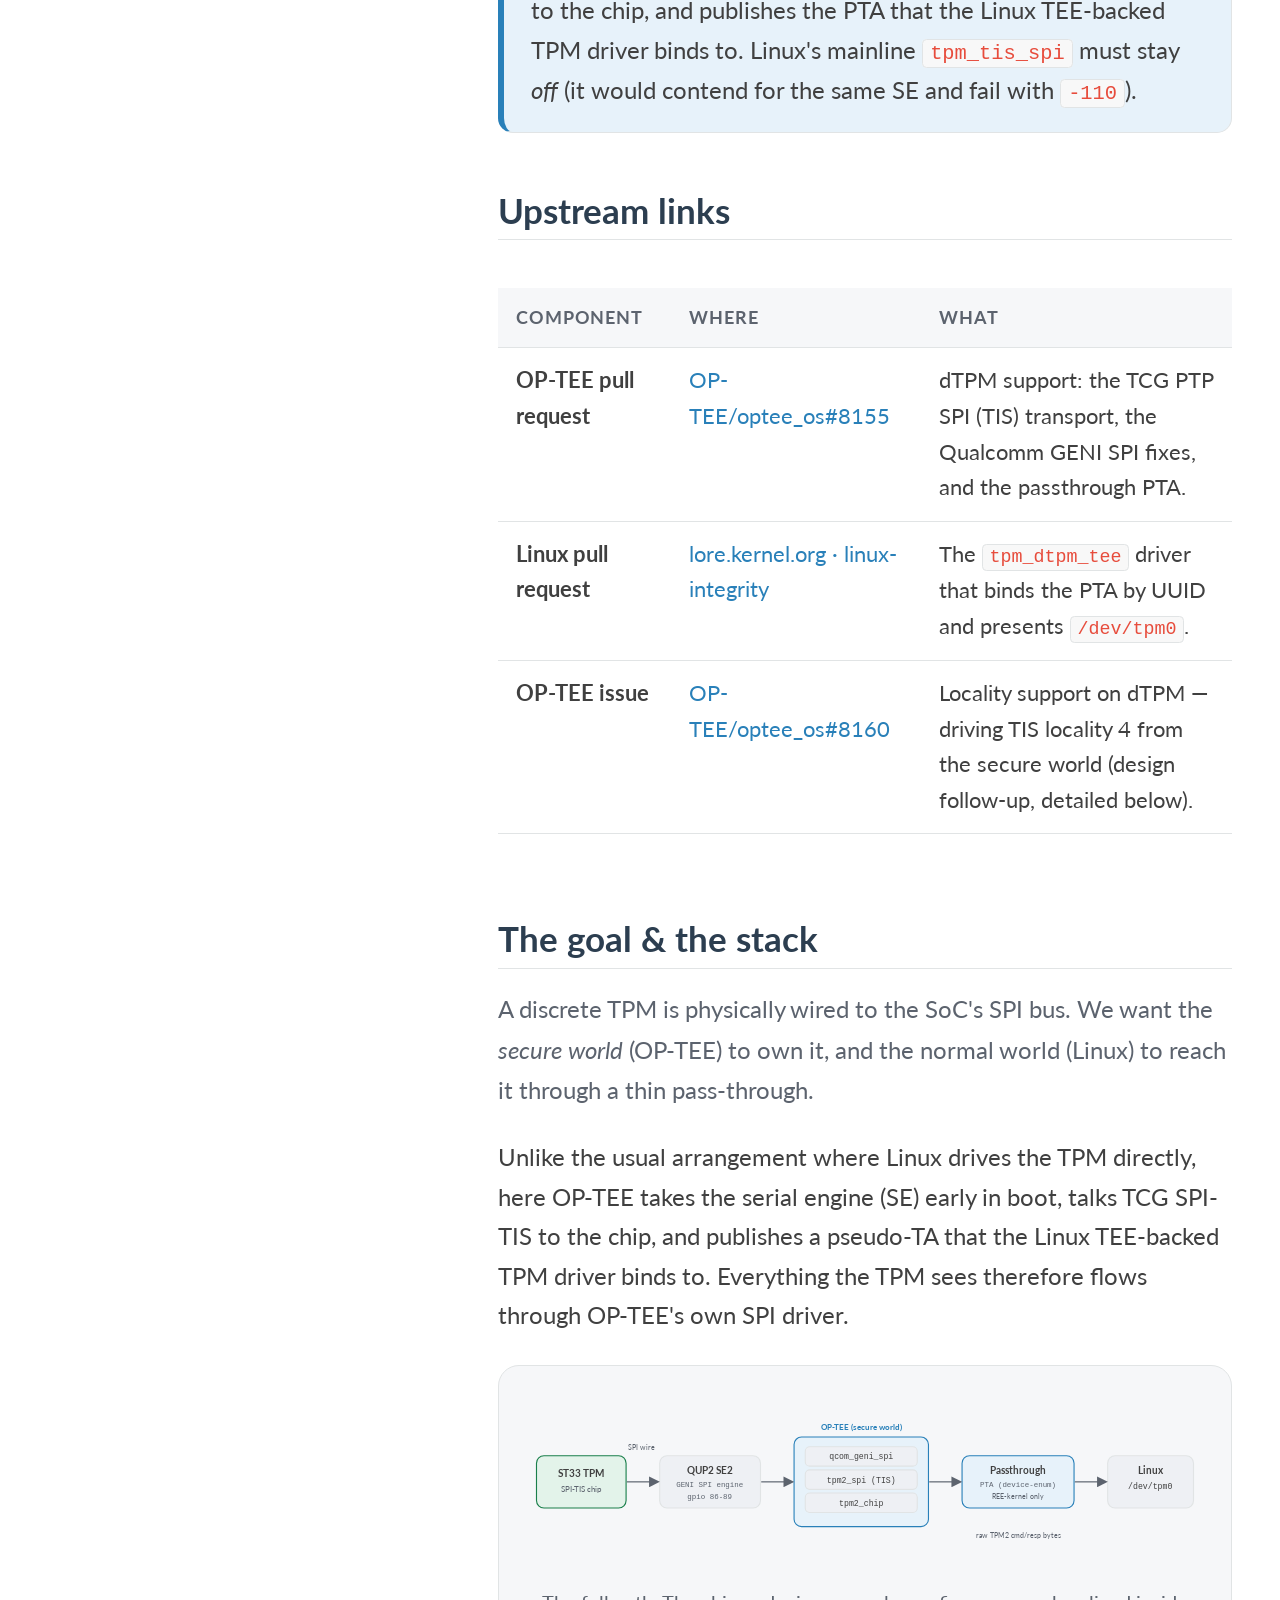
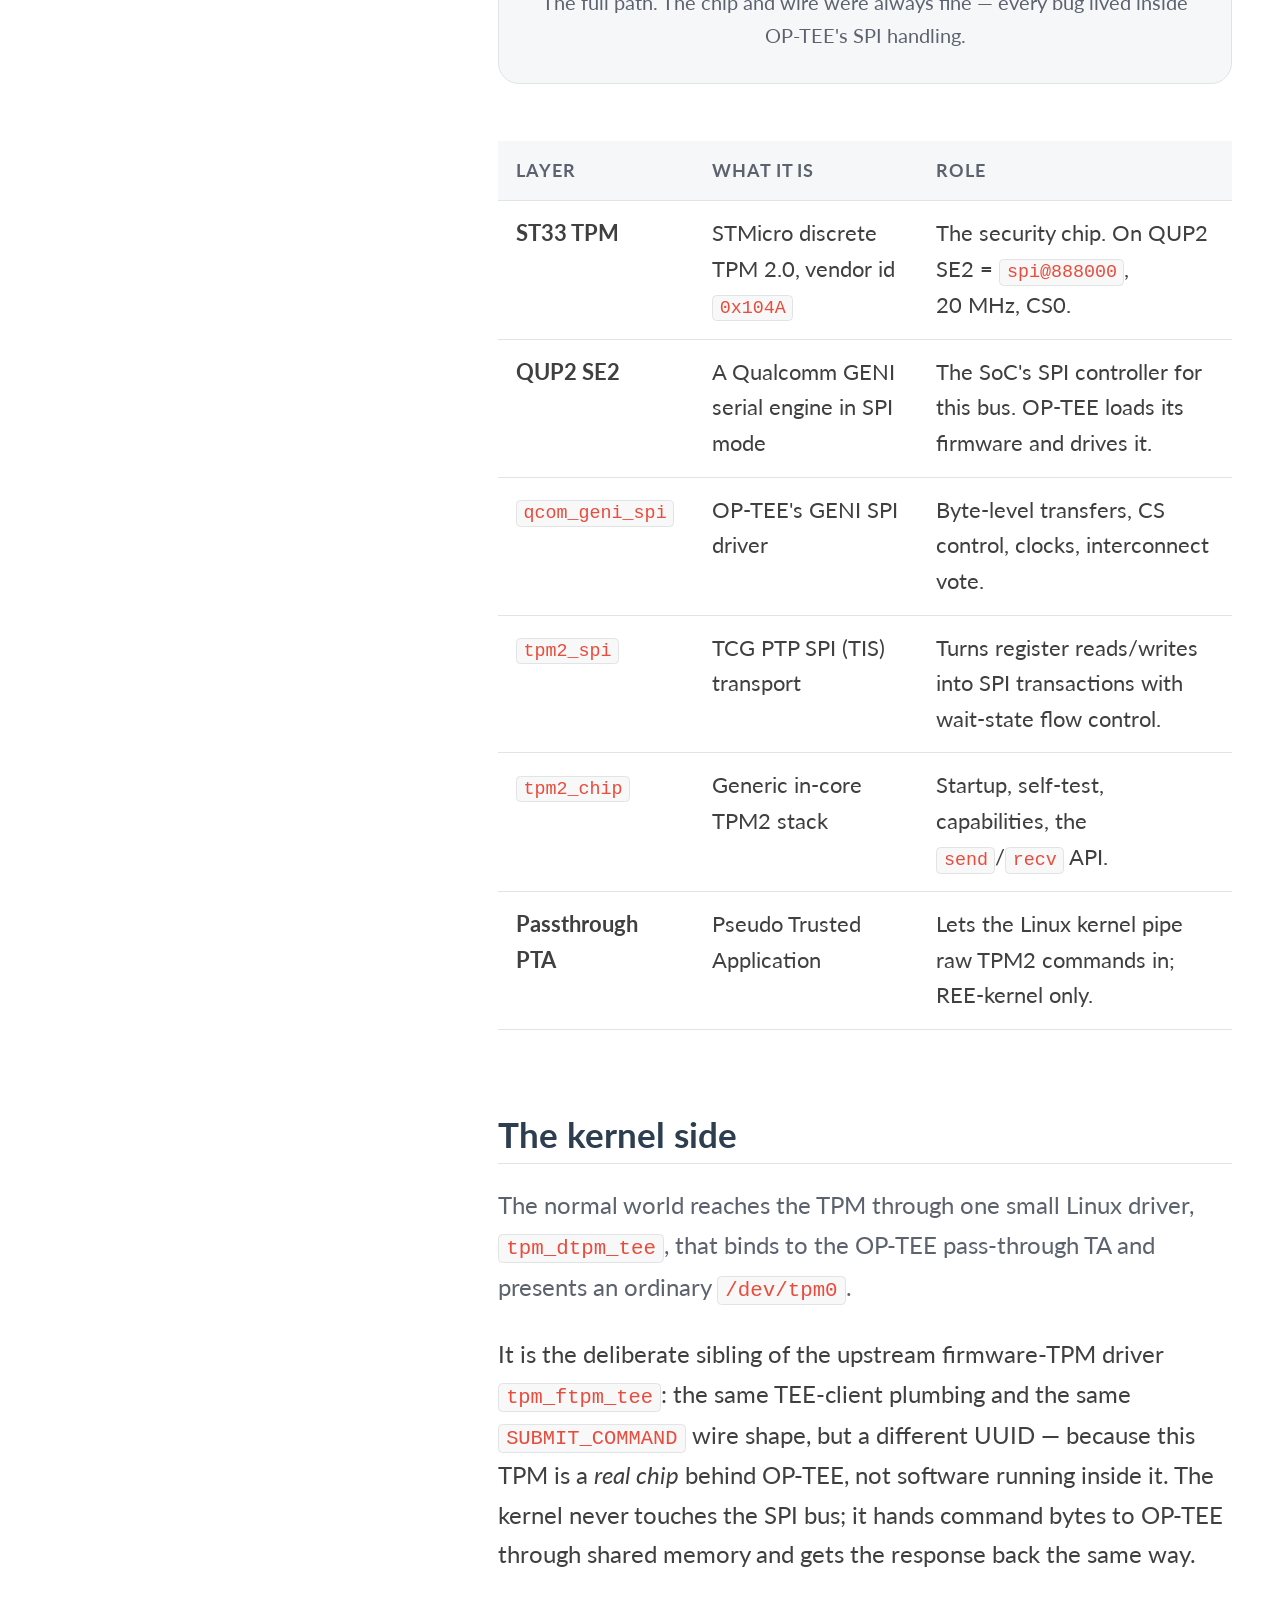
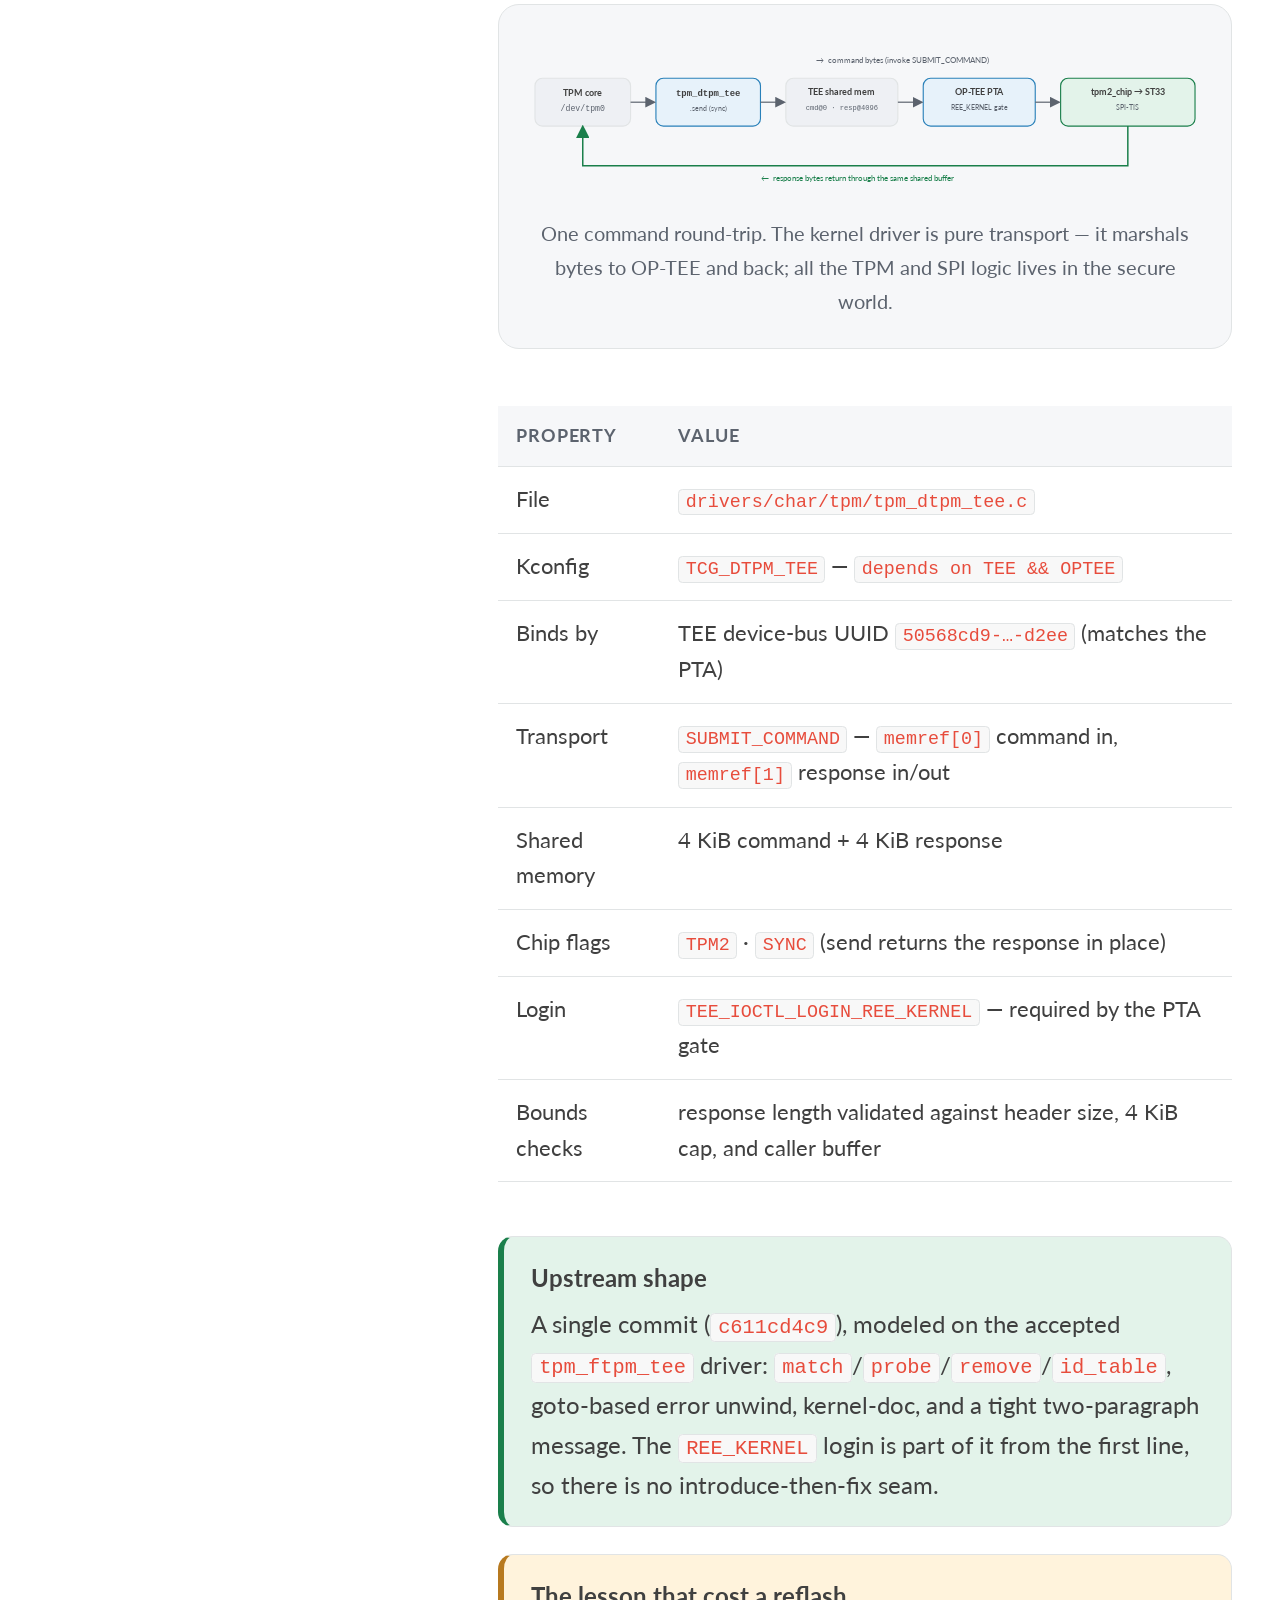
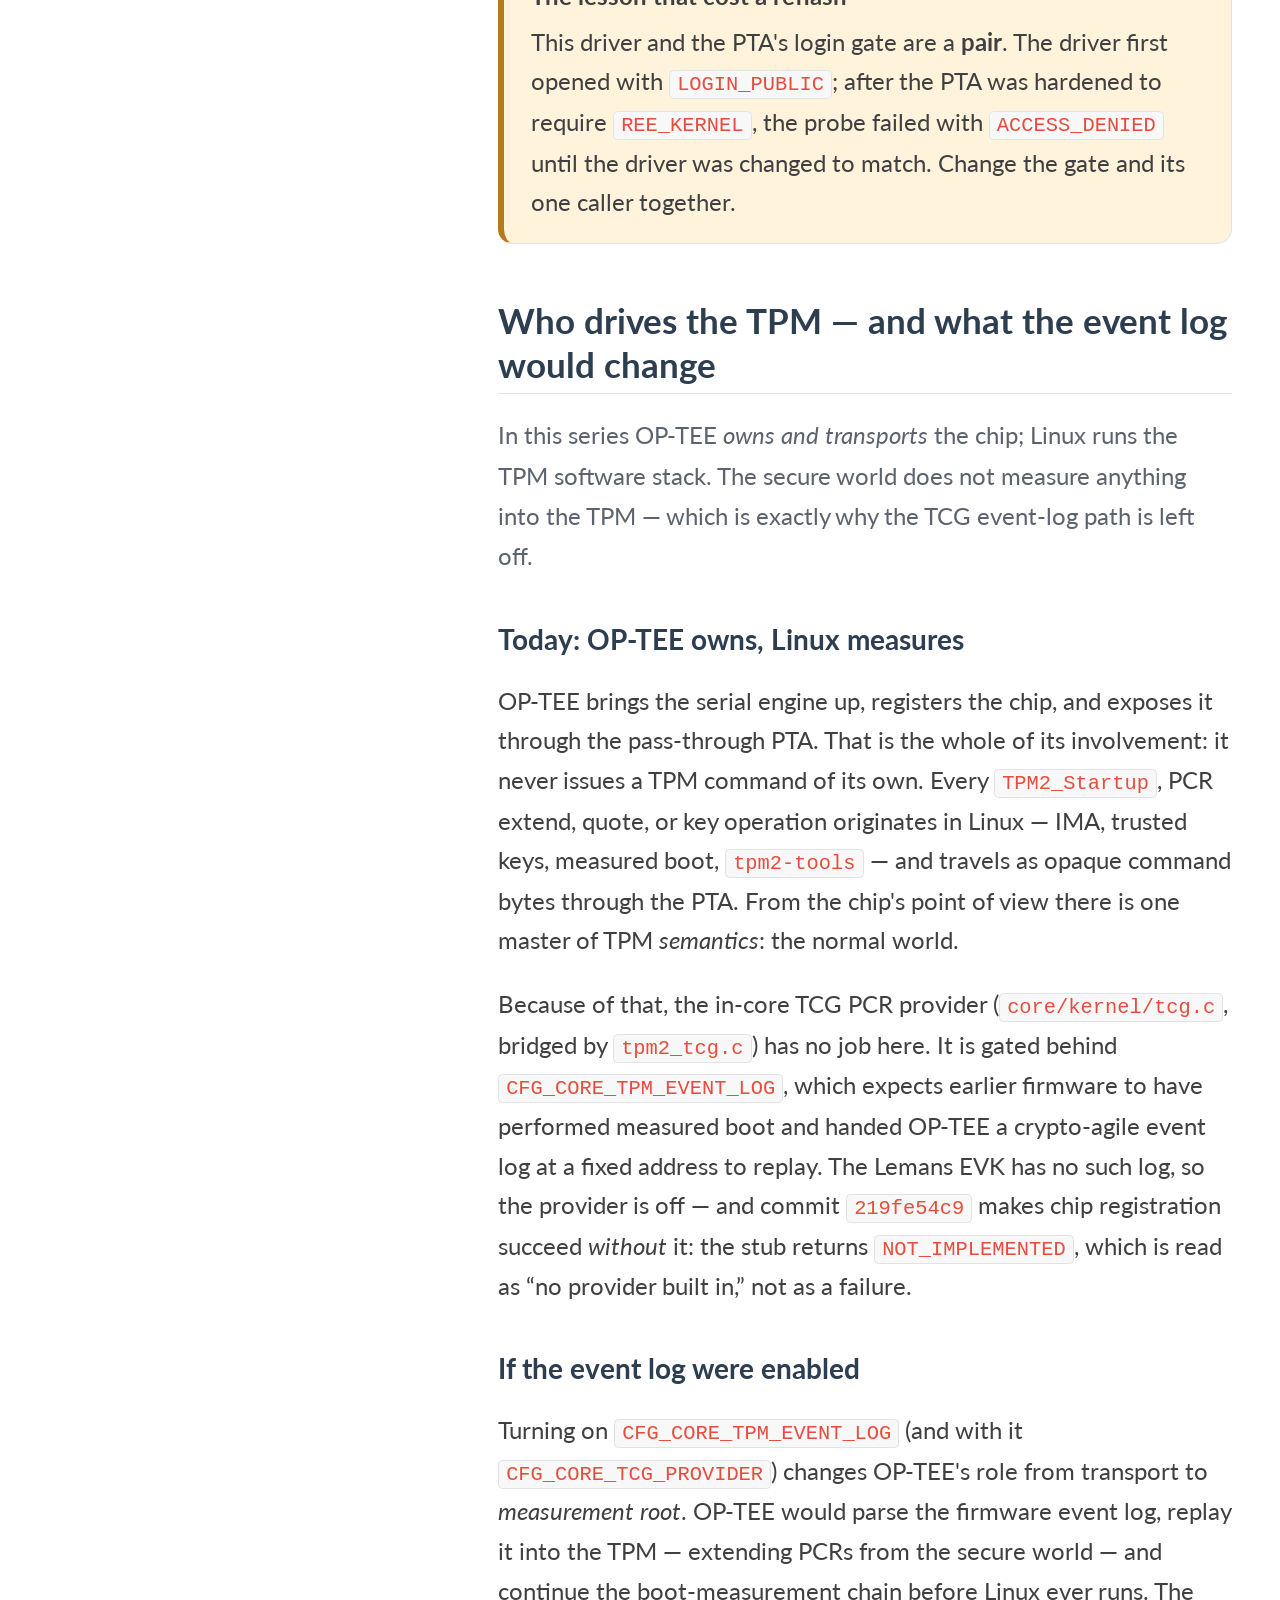
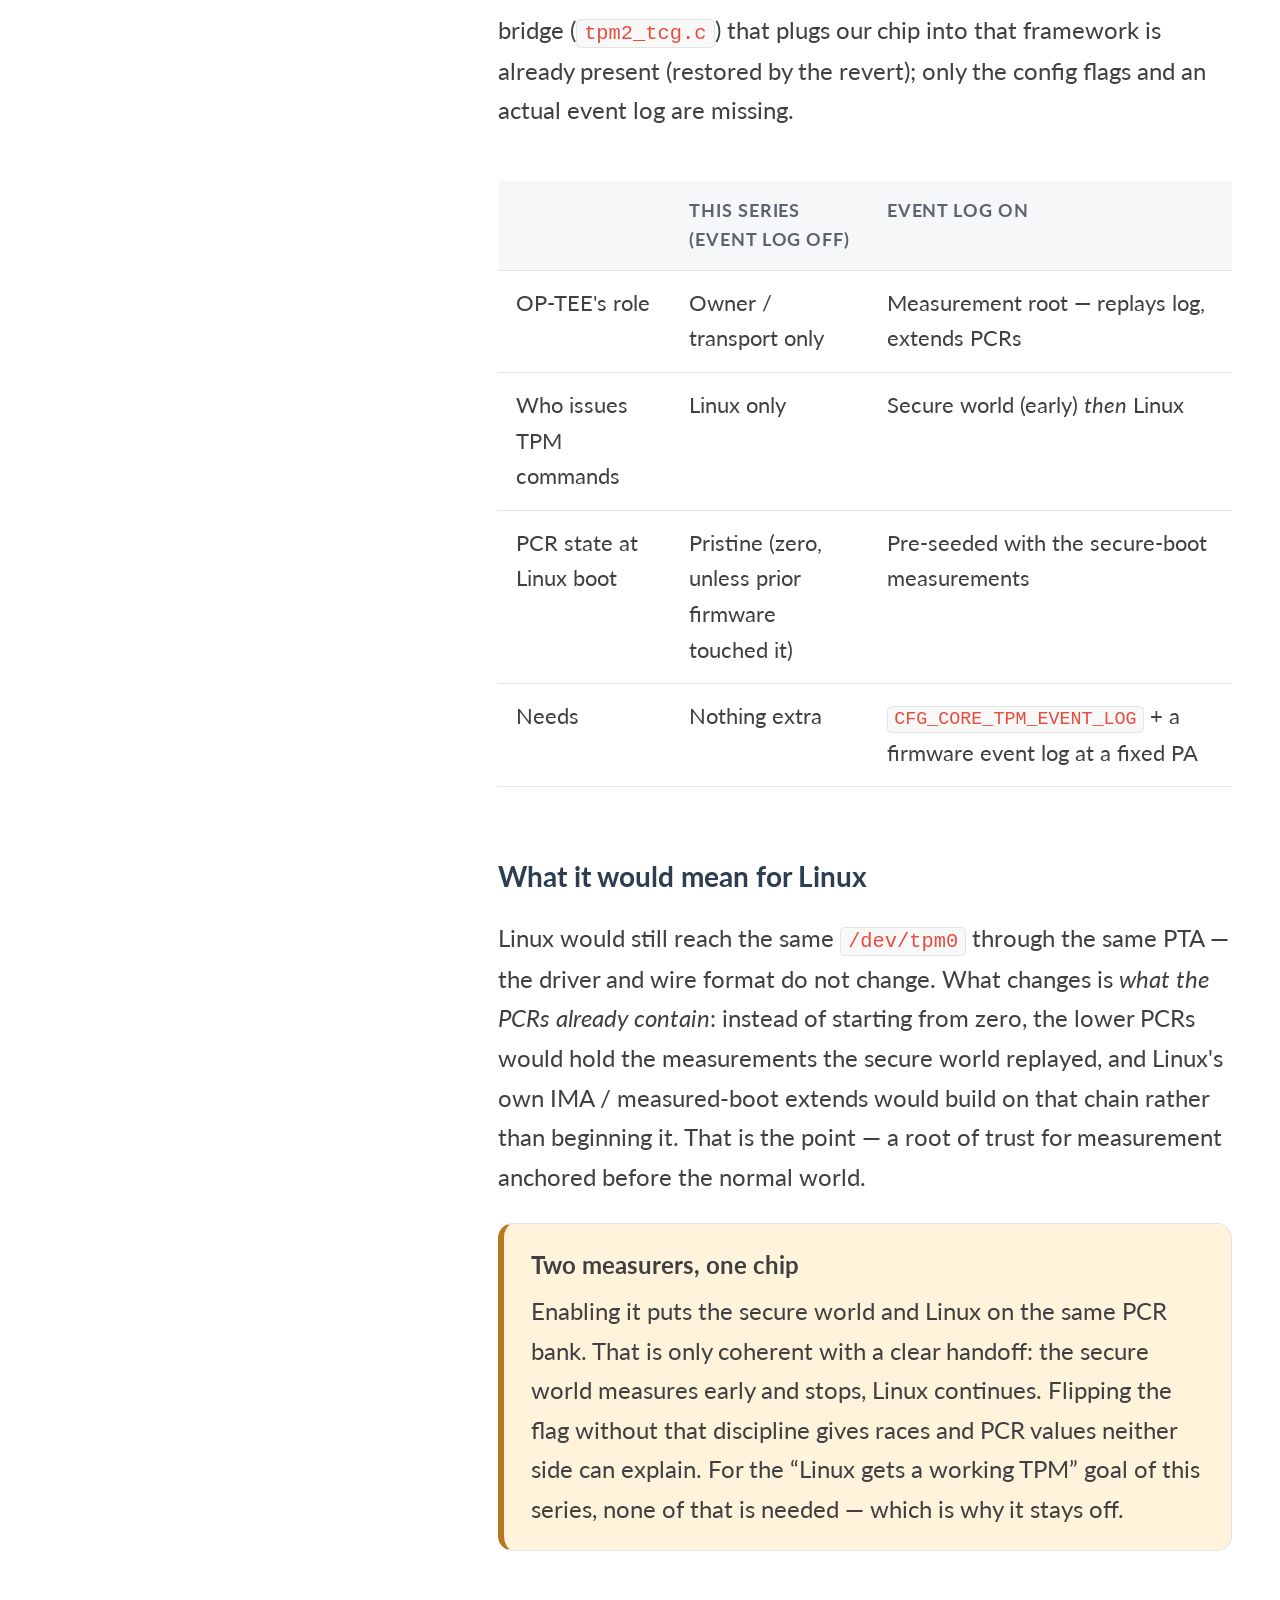
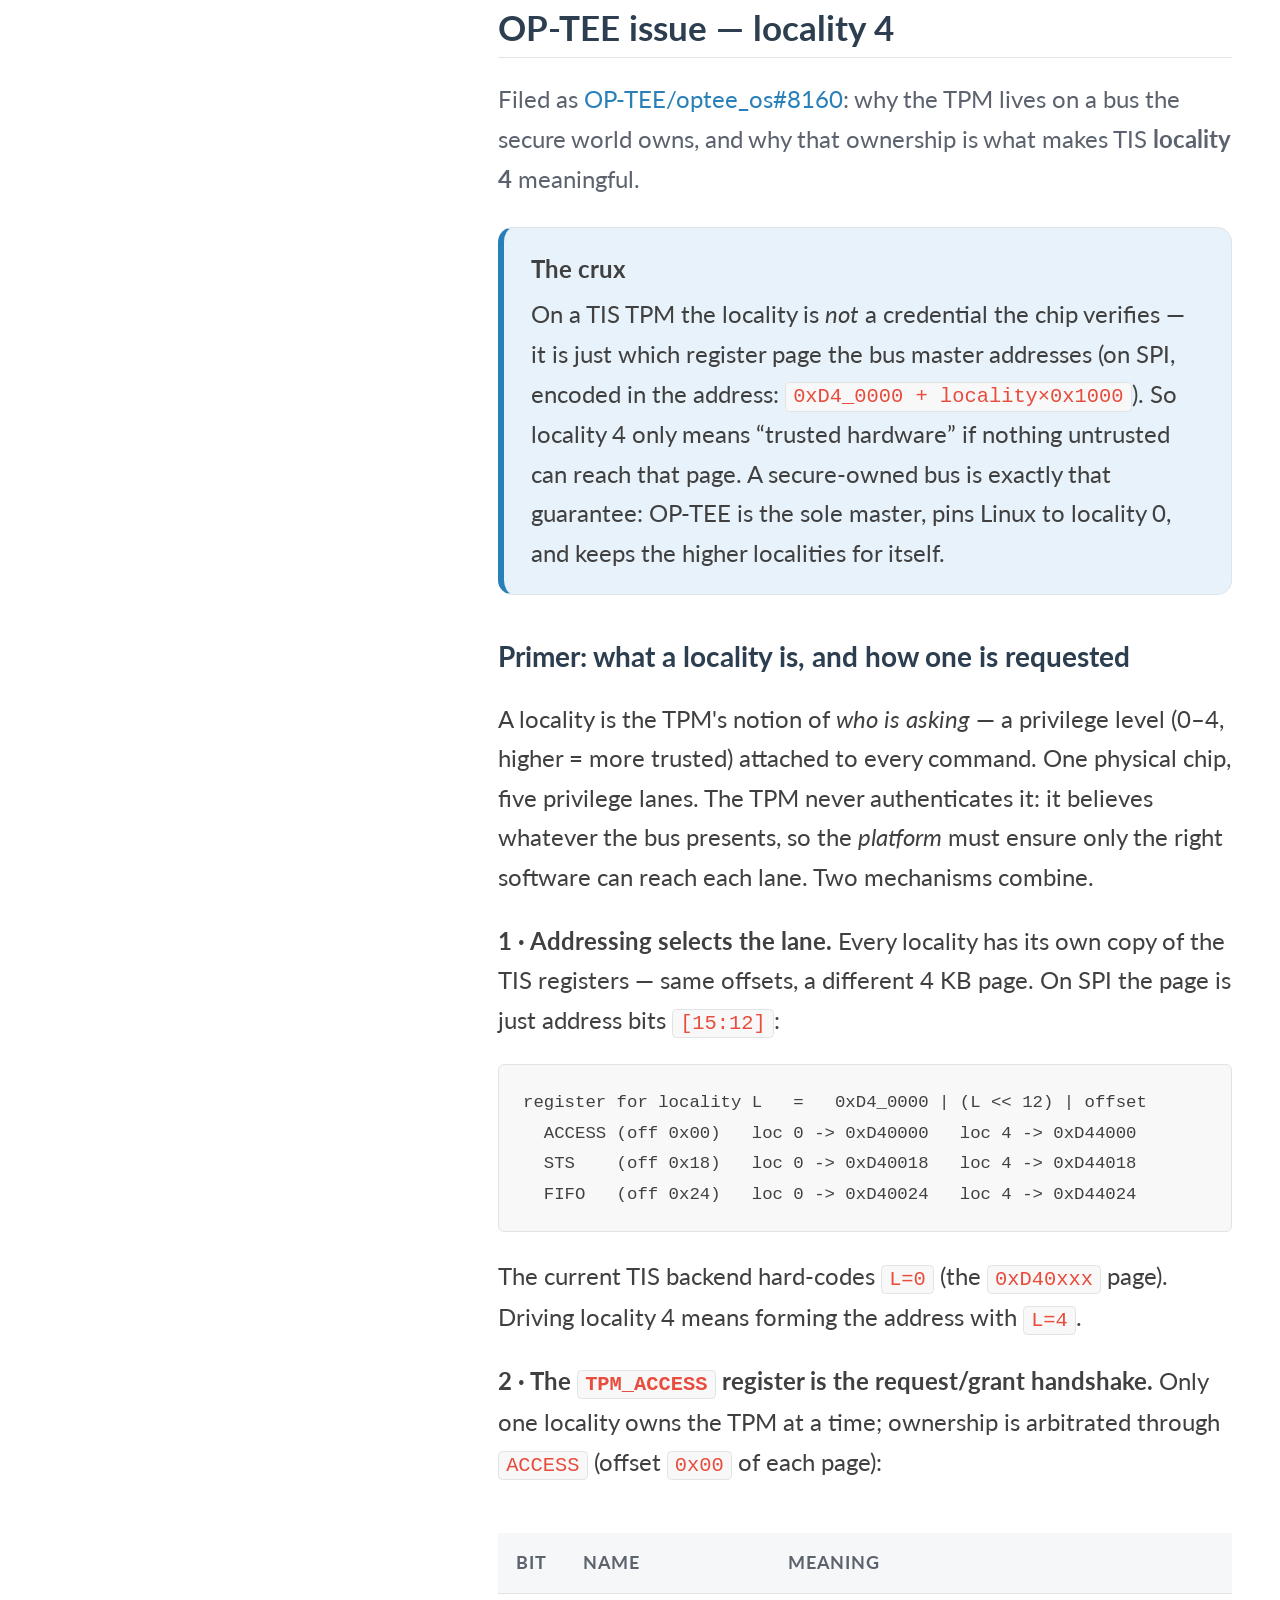
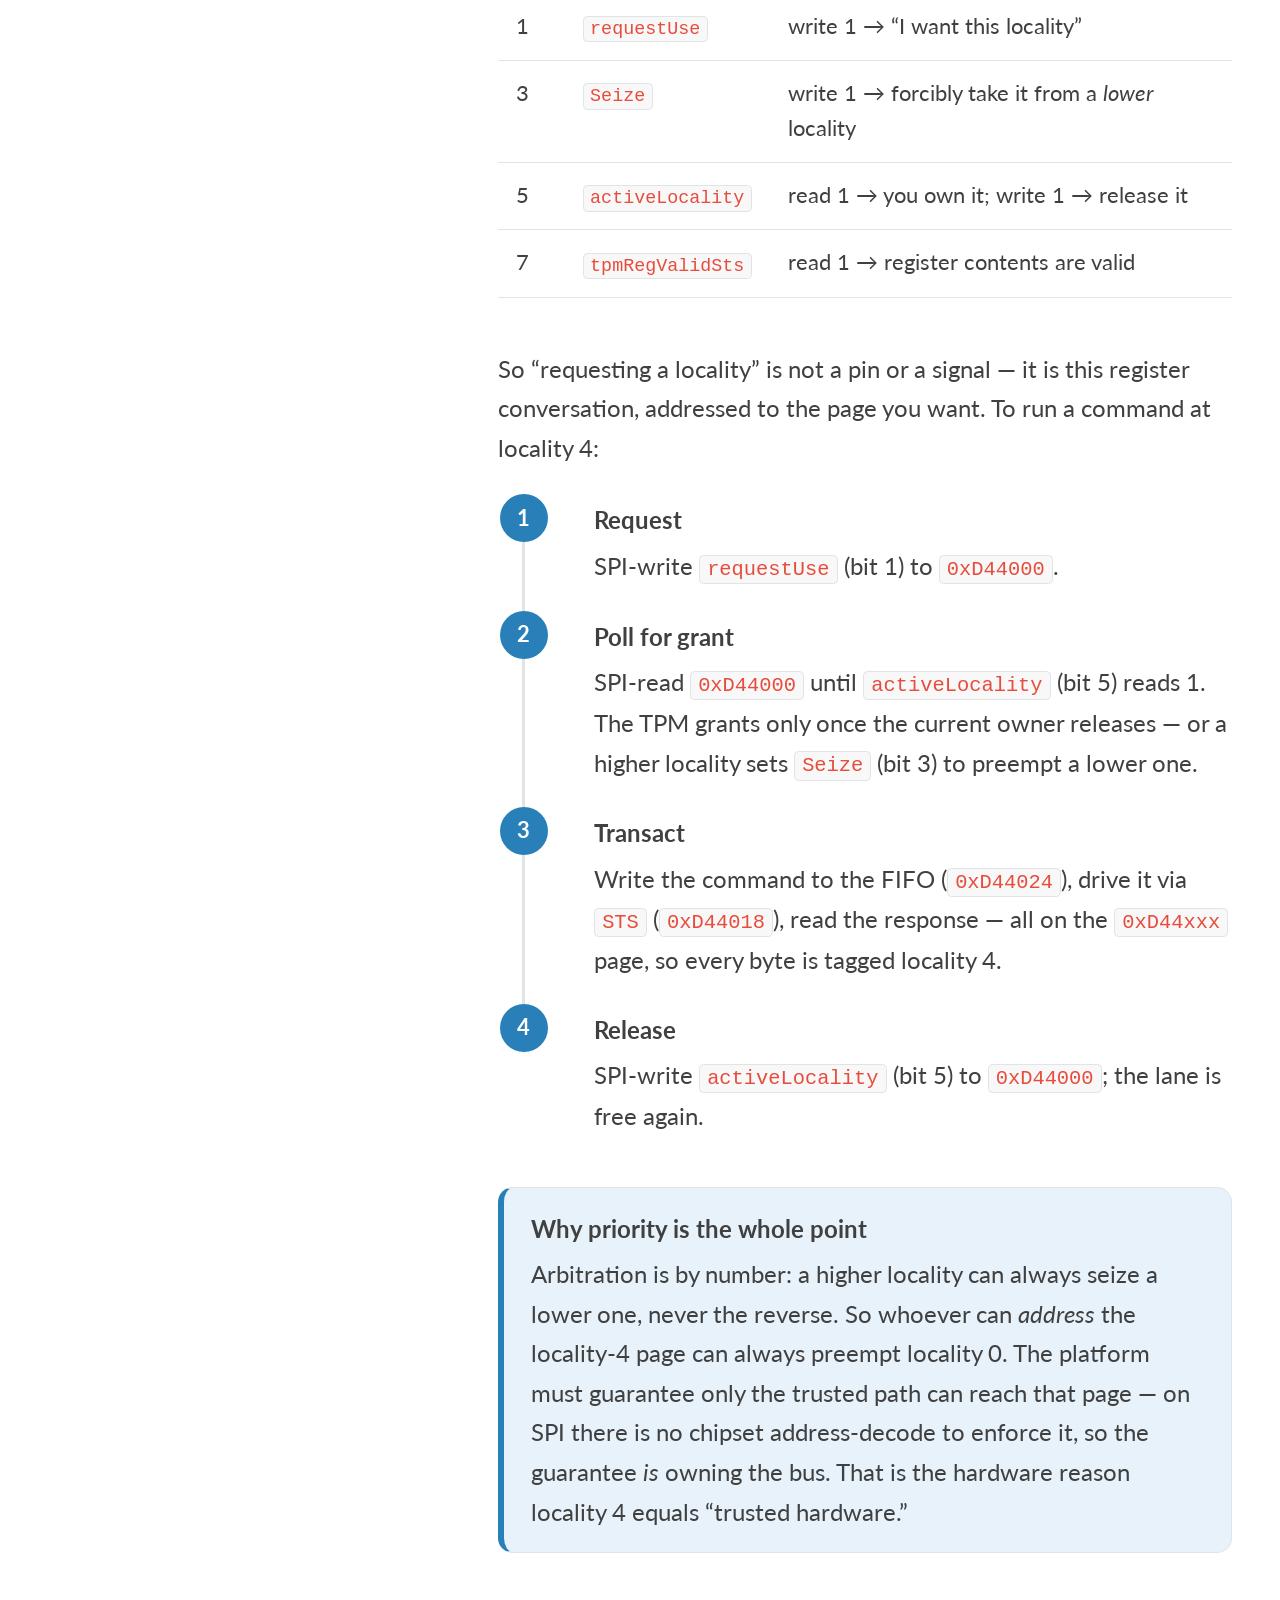
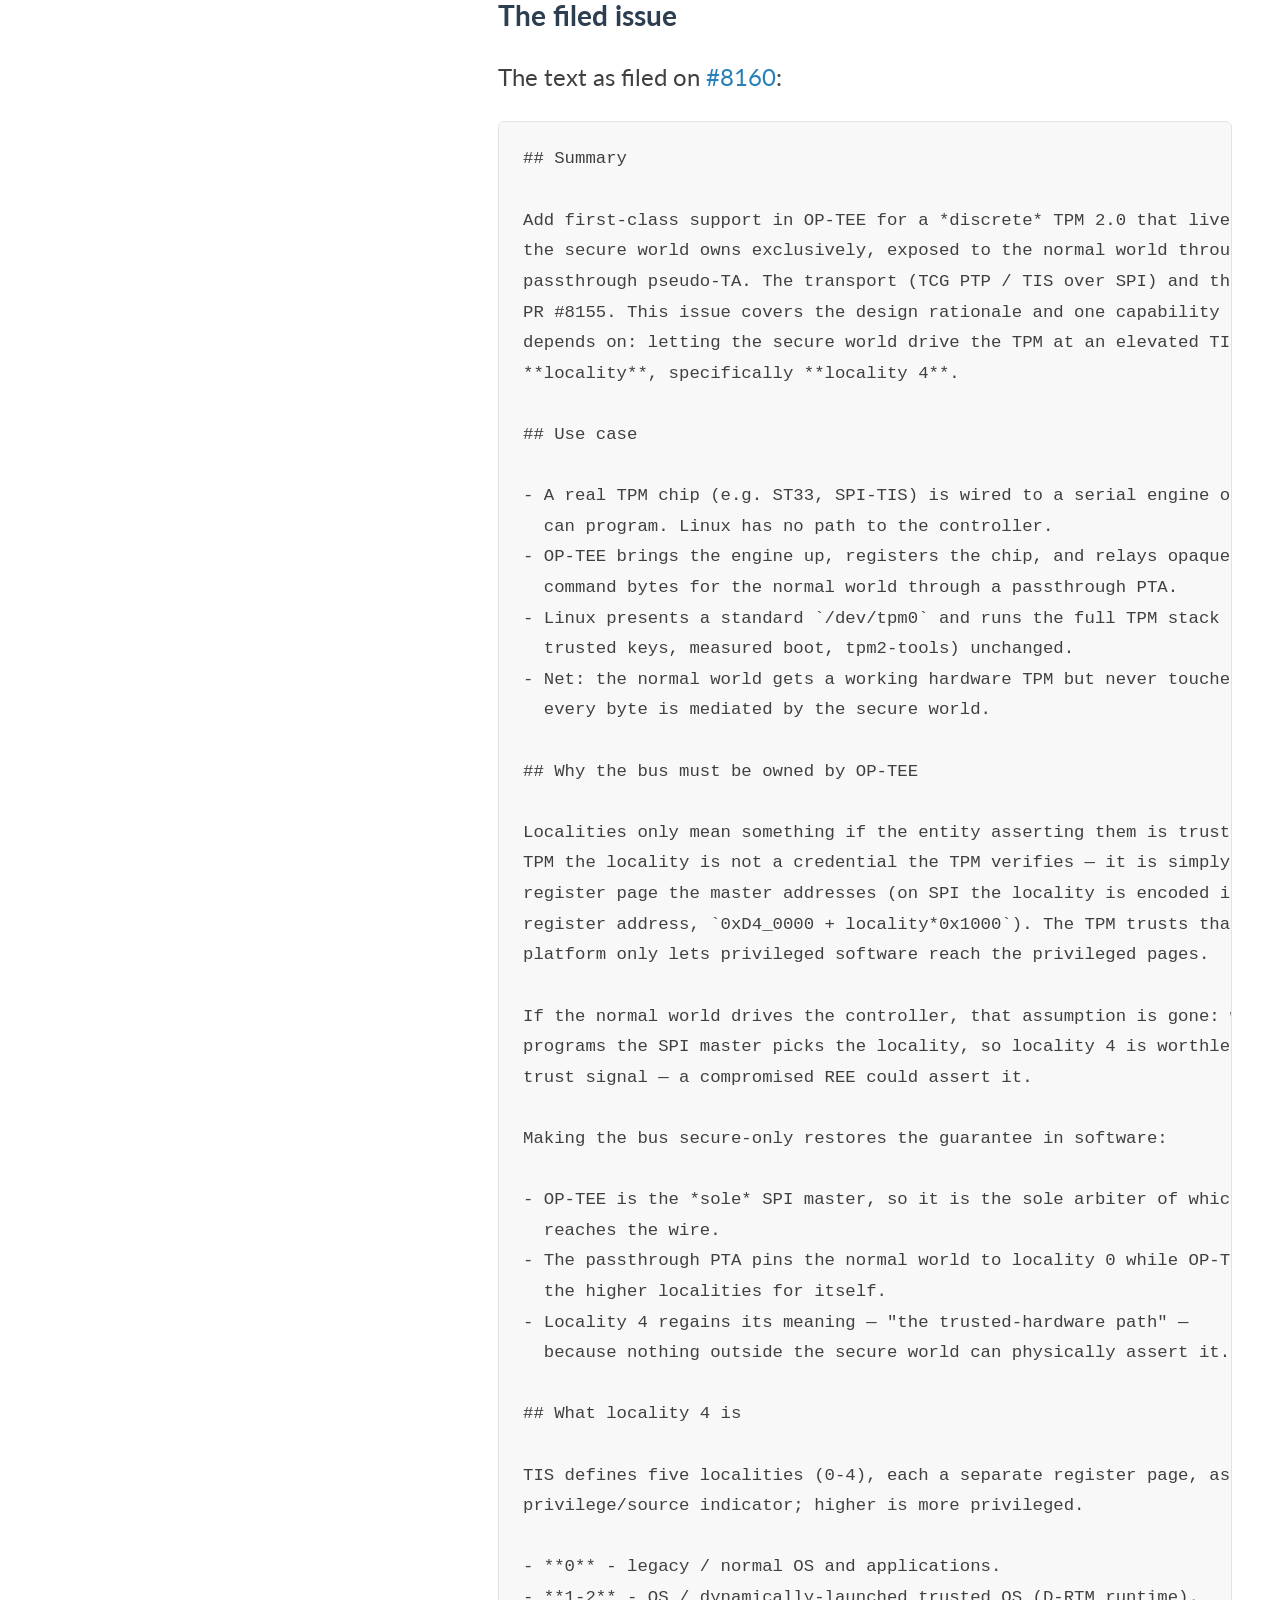
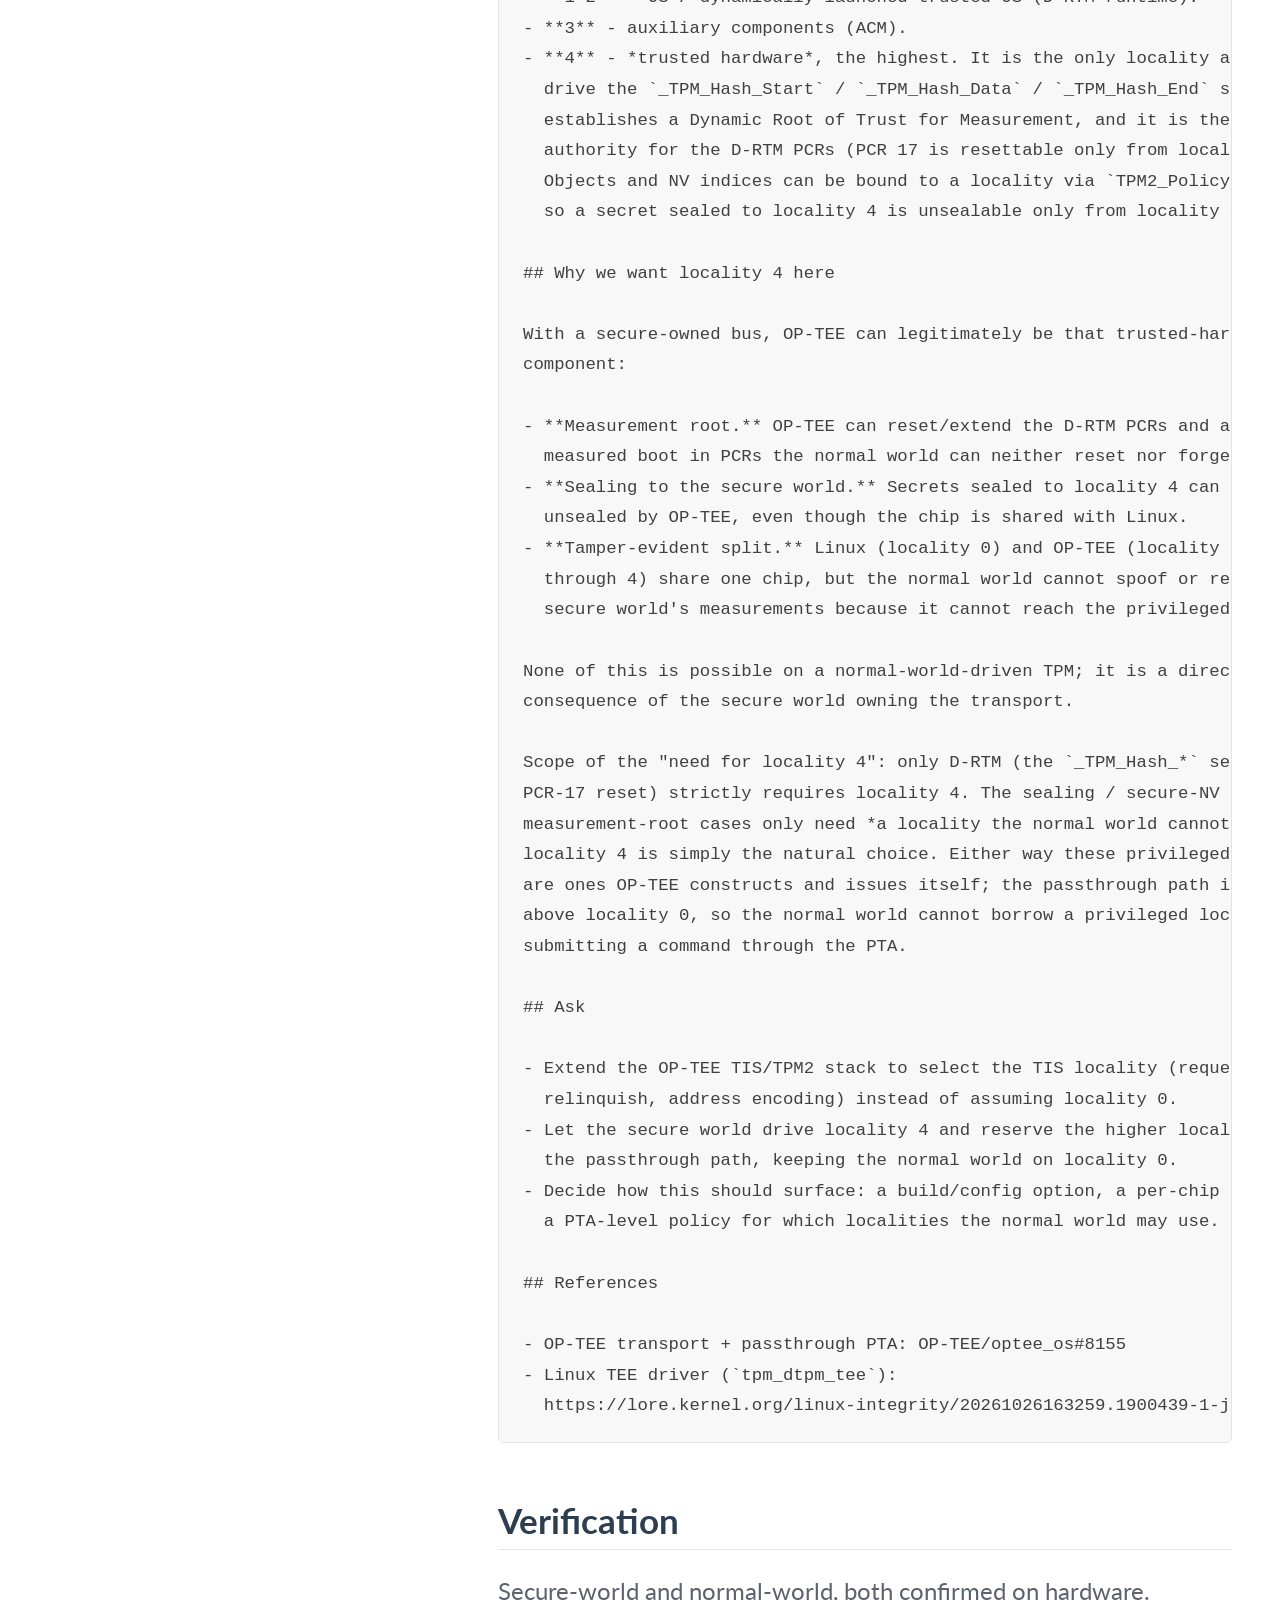
<file: docs/lemans/devel_lemans_security_dtpm.html>
<!DOCTYPE html>
<html lang="en">
<head>
<meta charset="UTF-8">
<meta name="viewport" content="width=device-width, initial-scale=1.0">
<title>Discrete TPM (dTPM) integration — OP-TEE on Qualcomm Lemans</title>
<link rel="preconnect" href="https://fonts.googleapis.com">
<link rel="preconnect" href="https://fonts.gstatic.com" crossorigin>
<link href="https://fonts.googleapis.com/css2?family=Lato:wght@400;700&display=swap" rel="stylesheet">
<link rel="stylesheet" href="_rtd.css">
<style>
  /* Component styles ported from the stand-alone bring-up write-up and mapped
     onto the RTD theme palette. */
  .dtpm {
    --surface:#f6f7f9; --surface2:#eef0f4; --text:#404040; --muted:#5c636e;
    --border:#e1e4e5; --accent:#2980b9; --accent-soft:#e7f2fa;
    --good:#1a7f4b; --good-soft:#e3f3ea; --bad:#c0392b; --bad-soft:#fbe9e7;
    --warn:#b7791f; --warn-soft:#fff3dc;
    --mono:'SFMono-Regular', Menlo, Consolas, monospace;
  }
  .dtpm .lede { color: var(--muted); font-size: 1.02rem; margin: .2rem 0 1.1rem; }
  .dtpm .fig { background: var(--surface); border: 1px solid var(--border); border-radius: 14px; padding: 20px; margin: 20px 0; }
  .dtpm .fig figcaption { color: var(--muted); font-size: .85rem; margin-top: 12px; text-align: center; }
  .dtpm .fig svg { display: block; width: 100%; height: auto; }
  .dtpm .tbl-scroll { overflow-x: auto; }
  .dtpm table { width: 100%; border-collapse: collapse; margin: 18px 0; font-size: .9rem; }
  .dtpm th, .dtpm td { text-align: left; padding: 10px 12px; border-bottom: 1px solid var(--border); vertical-align: top; }
  .dtpm th { font-size: .74rem; text-transform: uppercase; letter-spacing: .05em; color: var(--muted); background: var(--surface); }
  .dtpm tbody tr:hover { background: var(--surface); }
  .dtpm td code { white-space: nowrap; }
  .dtpm .callout { border: 1px solid var(--border); border-left-width: 4px; border-radius: 10px; padding: 14px 18px; margin: 18px 0; background: var(--surface); }
  .dtpm .callout .ct { font-weight: 650; margin-bottom: 4px; display: block; }
  .dtpm .callout.key { border-left-color: var(--accent); background: var(--accent-soft); }
  .dtpm .callout.good { border-left-color: var(--good); background: var(--good-soft); }
  .dtpm .callout.bad { border-left-color: var(--bad); background: var(--bad-soft); }
  .dtpm .callout.warn { border-left-color: var(--warn); background: var(--warn-soft); }
  .dtpm .mono-val { font-family: var(--mono); font-weight: 650; }
  .dtpm .tag { font-family: var(--mono); font-size: .76rem; padding: 1px 7px; border-radius: 5px; border: 1px solid var(--border); white-space: nowrap; }
  .dtpm .tag.g { background: var(--good-soft); color: var(--good); border-color: transparent; }
  .dtpm .tag.b { background: var(--bad-soft); color: var(--bad); border-color: transparent; }
  .dtpm .tag.w { background: var(--warn-soft); color: var(--warn); border-color: transparent; }
  .dtpm .grid2 { display: grid; gap: 16px; }
  @media (min-width: 680px) { .dtpm .grid2 { grid-template-columns: 1fr 1fr; } }
  .dtpm .steps { counter-reset: step; list-style: none; padding: 0; margin: 18px 0; }
  .dtpm .steps li { position: relative; padding: 2px 0 16px 46px; border-left: 2px solid var(--border); margin-left: 16px; }
  .dtpm .steps li::before { counter-increment: step; content: counter(step); position: absolute; left: -17px; top: 0; width: 32px; height: 32px; border-radius: 50%; background: var(--accent); color: #fff; display: grid; place-items: center; font-weight: 700; font-size: .9rem; }
  .dtpm .steps li:last-child { border-left-color: transparent; }
  .dtpm .steps li h4 { margin: 2px 0 4px; font-size: 1rem; }
  /* SVG theming */
  .dtpm svg .box { fill: var(--surface2); stroke: var(--border); stroke-width: 1.5; }
  .dtpm svg .box-accent { fill: var(--accent-soft); stroke: var(--accent); stroke-width: 1.5; }
  .dtpm svg .box-good { fill: var(--good-soft); stroke: var(--good); stroke-width: 1.5; }
  .dtpm svg .box-bad { fill: var(--bad-soft); stroke: var(--bad); stroke-width: 1.5; }
  .dtpm svg .box-warn { fill: var(--warn-soft); stroke: var(--warn); stroke-width: 1.5; }
  .dtpm svg text { fill: var(--text); font-family: Lato, sans-serif; }
  .dtpm svg .t-mono { font-family: var(--mono); }
  .dtpm svg .t-muted { fill: var(--muted); }
  .dtpm svg .t-accent { fill: var(--accent); }
  .dtpm svg .t-good { fill: var(--good); }
  .dtpm svg .t-bad { fill: var(--bad); }
  .dtpm svg .edge { stroke: var(--muted); stroke-width: 1.6; fill: none; }
  .dtpm svg .edge-good { stroke: var(--good); stroke-width: 2; fill: none; }
  .dtpm svg .edge-bad { stroke: var(--bad); stroke-width: 2; fill: none; }
  .dtpm svg .fillmuted { fill: var(--muted); }
  .dtpm svg .fillgood { fill: var(--good); }
  .dtpm svg .fillbad { fill: var(--bad); }
</style>
</head>
<body class="rtd" data-page="dtpm">
<main class="rtd-doc">

  <div class="rtd-breadcrumb">
    <a href="index.html">OP-TEE on Qualcomm Lemans</a>
    <span class="sep">›</span>
    <a href="index.html#dev-branches">Development Branches</a>
    <span class="sep">›</span>
    Discrete TPM (dTPM)
  </div>

  <div class="dtpm">

  <h1>Discrete TPM (dTPM) integration</h1>
  <p class="lede">A discrete TPM 2.0 (STMicro ST33, SPI-TIS) on QUP2 SE2, <em>owned by the secure world</em> (OP-TEE) and exposed to the normal world through a passthrough pseudo-TA. Linux gets a standard <code>/dev/tpm0</code> and never touches the SPI bus.</p>

  <div class="rtd-note">
    <strong>Branch:</strong> <code>features/lemans/security/dtpm</code> — a feature branch of
    <a href="https://github.com/qualcomm-linux/qcom-buildroot">qcom-buildroot</a>. It repoints the Linux
    and OP-TEE manifest revisions to the trees carrying the dTPM transport, the passthrough PTA and the
    Lemans SPI/TPM enablement.
  </div>

  <h2 id="building">Building it</h2>
  <p>Initialize the workspace against the <code>features/lemans/security/dtpm</code> branch of the build manifest, then build and flash exactly as in the <a href="quick-start.html">Quick Start</a>.</p>
<pre><code>mkdir sandbox.lemans &amp;&amp; cd sandbox.lemans
repo init -u https://github.com/qualcomm-linux/qcom-buildroot \
          -b features/lemans/security/dtpm -m manifests/lemans.xml
repo sync -j4 --no-clone-bundle

cd build
make -j8 toolchains
make -j8 all              # OP-TEE (TPM2 SPI + passthrough PTA) + kernel (optee-dtpm)

# package and flash as usual — see Quick Start for the full procedure
make bootimage            # tz.mbn + uefi.elf  (OP-TEE brings the TPM up)
make efi                  # efi.bin           (kernel with the optee-dtpm driver)
make flash-bootimage
make flash-uki</code></pre>
  <div class="callout key"><span class="ct">Secure-world ownership is the design</span>OP-TEE takes the serial engine early in boot, talks TCG SPI-TIS to the chip, and publishes the PTA that the Linux TEE-backed TPM driver binds to. Linux's mainline <code>tpm_tis_spi</code> must stay <em>off</em> (it would contend for the same SE and fail with <code>-110</code>).</div>

  <h2 id="links">Upstream links</h2>
  <div class="tbl-scroll">
  <table>
    <thead><tr><th>Component</th><th>Where</th><th>What</th></tr></thead>
    <tbody>
      <tr><td><strong>OP-TEE pull request</strong></td><td><a href="https://github.com/OP-TEE/optee_os/pull/8155">OP-TEE/optee_os#8155</a></td><td>dTPM support: the TCG PTP SPI (TIS) transport, the Qualcomm GENI SPI fixes, and the passthrough PTA.</td></tr>
      <tr><td><strong>Linux pull request</strong></td><td><a href="https://lore.kernel.org/linux-integrity/20261026163259.1900439-1-jorge.ramirez@oss.qualcomm.com/">lore.kernel.org · linux-integrity</a></td><td>The <code>tpm_dtpm_tee</code> driver that binds the PTA by UUID and presents <code>/dev/tpm0</code>.</td></tr>
      <tr><td><strong>OP-TEE issue</strong></td><td><a href="https://github.com/OP-TEE/optee_os/issues/8160">OP-TEE/optee_os#8160</a></td><td>Locality support on dTPM — driving TIS locality 4 from the secure world (design follow-up, detailed below).</td></tr>
    </tbody>
  </table>
  </div>

  <!-- ===== The goal & the stack ===== -->
  <h2 id="overview">The goal &amp; the stack</h2>
  <p class="lede">A discrete TPM is physically wired to the SoC's SPI bus. We want the <em>secure world</em> (OP-TEE) to own it, and the normal world (Linux) to reach it through a thin pass-through.</p>

  <p>Unlike the usual arrangement where Linux drives the TPM directly, here OP-TEE takes the serial engine (SE) early in boot, talks TCG SPI-TIS to the chip, and publishes a pseudo-TA that the Linux TEE-backed TPM driver binds to. Everything the TPM sees therefore flows through OP-TEE's own SPI driver.</p>

  <figure class="fig">
    <svg viewBox="0 0 900 230" role="img" aria-label="Data path from the ST33 chip through the SPI engine, OP-TEE and the PTA up to Linux tpm0">
      <!-- boxes -->
      <rect class="box-good" x="10"  y="80" width="120" height="70" rx="10"/>
      <text x="70" y="108" text-anchor="middle" font-weight="700" font-size="14">ST33 TPM</text>
      <text x="70" y="128" text-anchor="middle" font-size="11" class="t-muted">SPI-TIS chip</text>

      <rect class="box" x="175" y="80" width="135" height="70" rx="10"/>
      <text x="242" y="104" text-anchor="middle" font-weight="700" font-size="13">QUP2 SE2</text>
      <text x="242" y="122" text-anchor="middle" font-size="10" class="t-muted t-mono">GENI SPI engine</text>
      <text x="242" y="138" text-anchor="middle" font-size="10" class="t-muted t-mono">gpio 86-89</text>

      <rect class="box-accent" x="355" y="55" width="180" height="120" rx="10"/>
      <text x="445" y="46" text-anchor="middle" font-size="11" class="t-accent" font-weight="700">OP-TEE (secure world)</text>
      <rect class="box" x="370" y="68" width="150" height="26" rx="6"/>
      <text x="445" y="85" text-anchor="middle" font-size="11" class="t-mono">qcom_geni_spi</text>
      <rect class="box" x="370" y="99" width="150" height="26" rx="6"/>
      <text x="445" y="116" text-anchor="middle" font-size="11" class="t-mono">tpm2_spi (TIS)</text>
      <rect class="box" x="370" y="130" width="150" height="26" rx="6"/>
      <text x="445" y="147" text-anchor="middle" font-size="11" class="t-mono">tpm2_chip</text>

      <rect class="box-accent" x="580" y="80" width="150" height="70" rx="10"/>
      <text x="655" y="104" text-anchor="middle" font-weight="700" font-size="13">Passthrough</text>
      <text x="655" y="122" text-anchor="middle" font-size="10" class="t-muted t-mono">PTA (device-enum)</text>
      <text x="655" y="138" text-anchor="middle" font-size="10" class="t-muted">REE-kernel only</text>

      <rect class="box" x="775" y="80" width="115" height="70" rx="10"/>
      <text x="832" y="104" text-anchor="middle" font-weight="700" font-size="13">Linux</text>
      <text x="832" y="124" text-anchor="middle" font-size="11" class="t-mono">/dev/tpm0</text>

      <!-- arrows -->
      <defs>
        <marker id="arr" markerWidth="9" markerHeight="9" refX="7" refY="4.5" orient="auto">
          <path d="M0,0 L9,4.5 L0,9 Z" class="fillmuted"/>
        </marker>
      </defs>
      <line class="edge" x1="131" y1="115" x2="172" y2="115" marker-end="url(#arr)"/>
      <line class="edge" x1="311" y1="115" x2="352" y2="115" marker-end="url(#arr)"/>
      <line class="edge" x1="536" y1="115" x2="577" y2="115" marker-end="url(#arr)"/>
      <line class="edge" x1="731" y1="115" x2="772" y2="115" marker-end="url(#arr)"/>
      <text x="151" y="72" text-anchor="middle" font-size="9" class="t-muted">SPI wire</text>
      <text x="655" y="190" text-anchor="middle" font-size="10" class="t-muted">raw TPM2 cmd/resp bytes</text>
    </svg>
    <figcaption>The full path. The chip and wire were always fine &mdash; every bug lived inside OP-TEE's SPI handling.</figcaption>
  </figure>

  <div class="tbl-scroll">
  <table>
    <thead><tr><th>Layer</th><th>What it is</th><th>Role</th></tr></thead>
    <tbody>
      <tr><td><strong>ST33 TPM</strong></td><td>STMicro discrete TPM 2.0, vendor id <code>0x104A</code></td><td>The security chip. On QUP2 SE2 = <code>spi@888000</code>, 20&nbsp;MHz, CS0.</td></tr>
      <tr><td><strong>QUP2 SE2</strong></td><td>A Qualcomm GENI serial engine in SPI mode</td><td>The SoC's SPI controller for this bus. OP-TEE loads its firmware and drives it.</td></tr>
      <tr><td><code>qcom_geni_spi</code></td><td>OP-TEE's GENI SPI driver</td><td>Byte-level transfers, CS control, clocks, interconnect vote.</td></tr>
      <tr><td><code>tpm2_spi</code></td><td>TCG PTP SPI (TIS) transport</td><td>Turns register reads/writes into SPI transactions with wait-state flow control.</td></tr>
      <tr><td><code>tpm2_chip</code></td><td>Generic in-core TPM2 stack</td><td>Startup, self-test, capabilities, the <code>send</code>/<code>recv</code> API.</td></tr>
      <tr><td><strong>Passthrough PTA</strong></td><td>Pseudo Trusted Application</td><td>Lets the Linux kernel pipe raw TPM2 commands in; REE-kernel only.</td></tr>
    </tbody>
  </table>
  </div>

  <!-- ===== The kernel side ===== -->
  <h2 id="kernel">The kernel side</h2>
  <p class="lede">The normal world reaches the TPM through one small Linux driver, <code>tpm_dtpm_tee</code>, that binds to the OP-TEE pass-through TA and presents an ordinary <code>/dev/tpm0</code>.</p>

  <p>It is the deliberate sibling of the upstream firmware-TPM driver <code>tpm_ftpm_tee</code>: the same TEE-client plumbing and the same <code>SUBMIT_COMMAND</code> wire shape, but a different UUID &mdash; because this TPM is a <em>real chip</em> behind OP-TEE, not software running inside it. The kernel never touches the SPI bus; it hands command bytes to OP-TEE through shared memory and gets the response back the same way.</p>

  <figure class="fig">
    <svg viewBox="0 0 900 220" role="img" aria-label="One TPM command round-trip from the kernel through OP-TEE to the chip and back">
      <defs>
        <marker id="karr" markerWidth="9" markerHeight="9" refX="7" refY="4.5" orient="auto"><path d="M0,0 L9,4.5 L0,9 Z" class="fillmuted"/></marker>
        <marker id="kret" markerWidth="9" markerHeight="9" refX="7" refY="4.5" orient="auto"><path d="M0,0 L9,4.5 L0,9 Z" class="fillgood"/></marker>
      </defs>
      <rect class="box" x="8" y="58" width="128" height="64" rx="10"/>
      <text x="72" y="82" text-anchor="middle" font-size="12" font-weight="700">TPM core</text>
      <text x="72" y="102" text-anchor="middle" font-size="11" class="t-mono t-muted">/dev/tpm0</text>

      <rect class="box-accent" x="170" y="58" width="140" height="64" rx="10"/>
      <text x="240" y="82" text-anchor="middle" font-size="12" font-weight="700" class="t-mono">tpm_dtpm_tee</text>
      <text x="240" y="102" text-anchor="middle" font-size="10" class="t-muted">.send (sync)</text>

      <rect class="box" x="344" y="58" width="150" height="64" rx="10"/>
      <text x="419" y="80" text-anchor="middle" font-size="12" font-weight="700">TEE shared mem</text>
      <text x="419" y="100" text-anchor="middle" font-size="9.5" class="t-mono t-muted">cmd@0 &middot; resp@4096</text>

      <rect class="box-accent" x="528" y="58" width="150" height="64" rx="10"/>
      <text x="603" y="80" text-anchor="middle" font-size="12" font-weight="700">OP-TEE PTA</text>
      <text x="603" y="100" text-anchor="middle" font-size="10" class="t-muted">REE_KERNEL gate</text>

      <rect class="box-good" x="712" y="58" width="180" height="64" rx="10"/>
      <text x="802" y="80" text-anchor="middle" font-size="12" font-weight="700">tpm2_chip &rarr; ST33</text>
      <text x="802" y="100" text-anchor="middle" font-size="10" class="t-muted">SPI-TIS</text>

      <!-- forward (command) -->
      <line class="edge" x1="136" y1="90" x2="167" y2="90" marker-end="url(#karr)"/>
      <line class="edge" x1="310" y1="90" x2="341" y2="90" marker-end="url(#karr)"/>
      <line class="edge" x1="494" y1="90" x2="525" y2="90" marker-end="url(#karr)"/>
      <line class="edge" x1="678" y1="90" x2="709" y2="90" marker-end="url(#karr)"/>
      <text x="500" y="38" text-anchor="middle" font-size="11" class="t-muted">&rarr;&nbsp; command bytes (invoke SUBMIT_COMMAND)</text>

      <!-- return (response) -->
      <path class="edge-good" d="M802,122 V175 H72 V124" marker-end="url(#kret)"/>
      <text x="440" y="195" text-anchor="middle" font-size="11" class="t-good">&larr;&nbsp; response bytes return through the same shared buffer</text>
    </svg>
    <figcaption>One command round-trip. The kernel driver is pure transport &mdash; it marshals bytes to OP-TEE and back; all the TPM and SPI logic lives in the secure world.</figcaption>
  </figure>

  <div class="tbl-scroll">
  <table>
    <thead><tr><th>Property</th><th>Value</th></tr></thead>
    <tbody>
      <tr><td>File</td><td><code>drivers/char/tpm/tpm_dtpm_tee.c</code></td></tr>
      <tr><td>Kconfig</td><td><code>TCG_DTPM_TEE</code> &mdash; <code>depends on TEE &amp;&amp; OPTEE</code></td></tr>
      <tr><td>Binds by</td><td>TEE device-bus UUID <code>50568cd9-&hellip;-d2ee</code> (matches the PTA)</td></tr>
      <tr><td>Transport</td><td><code>SUBMIT_COMMAND</code> &mdash; <code>memref[0]</code> command in, <code>memref[1]</code> response in/out</td></tr>
      <tr><td>Shared memory</td><td>4&nbsp;KiB command + 4&nbsp;KiB response</td></tr>
      <tr><td>Chip flags</td><td><code>TPM2</code> &middot; <code>SYNC</code> (send returns the response in place)</td></tr>
      <tr><td>Login</td><td><code>TEE_IOCTL_LOGIN_REE_KERNEL</code> &mdash; required by the PTA gate</td></tr>
      <tr><td>Bounds checks</td><td>response length validated against header size, 4&nbsp;KiB cap, and caller buffer</td></tr>
    </tbody>
  </table>
  </div>

  <div class="callout good"><span class="ct">Upstream shape</span>A single commit (<code>c611cd4c9</code>), modeled on the accepted <code>tpm_ftpm_tee</code> driver: <code>match</code>/<code>probe</code>/<code>remove</code>/<code>id_table</code>, goto-based error unwind, kernel-doc, and a tight two-paragraph message. The <code>REE_KERNEL</code> login is part of it from the first line, so there is no introduce-then-fix seam.</div>

  <div class="callout warn"><span class="ct">The lesson that cost a reflash</span>This driver and the PTA's login gate are a <strong>pair</strong>. The driver first opened with <code>LOGIN_PUBLIC</code>; after the PTA was hardened to require <code>REE_KERNEL</code>, the probe failed with <code>ACCESS_DENIED</code> until the driver was changed to match. Change the gate and its one caller together.</div>

  <!-- ===== Who drives the TPM ===== -->
  <h2 id="ownership">Who drives the TPM &mdash; and what the event log would change</h2>
  <p class="lede">In this series OP-TEE <em>owns and transports</em> the chip; Linux runs the TPM software stack. The secure world does not measure anything into the TPM &mdash; which is exactly why the TCG event-log path is left off.</p>

  <h3>Today: OP-TEE owns, Linux measures</h3>
  <p>OP-TEE brings the serial engine up, registers the chip, and exposes it through the pass-through PTA. That is the whole of its involvement: it never issues a TPM command of its own. Every <code>TPM2_Startup</code>, PCR extend, quote, or key operation originates in Linux &mdash; IMA, trusted keys, measured boot, <code>tpm2-tools</code> &mdash; and travels as opaque command bytes through the PTA. From the chip's point of view there is one master of TPM <em>semantics</em>: the normal world.</p>
  <p>Because of that, the in-core TCG PCR provider (<code>core/kernel/tcg.c</code>, bridged by <code>tpm2_tcg.c</code>) has no job here. It is gated behind <code>CFG_CORE_TPM_EVENT_LOG</code>, which expects earlier firmware to have performed measured boot and handed OP-TEE a crypto-agile event log at a fixed address to replay. The Lemans EVK has no such log, so the provider is off &mdash; and commit <code>219fe54c9</code> makes chip registration succeed <em>without</em> it: the stub returns <code>NOT_IMPLEMENTED</code>, which is read as &ldquo;no provider built in,&rdquo; not as a failure.</p>

  <h3>If the event log were enabled</h3>
  <p>Turning on <code>CFG_CORE_TPM_EVENT_LOG</code> (and with it <code>CFG_CORE_TCG_PROVIDER</code>) changes OP-TEE's role from transport to <em>measurement root</em>. OP-TEE would parse the firmware event log, replay it into the TPM &mdash; extending PCRs from the secure world &mdash; and continue the boot-measurement chain before Linux ever runs. The bridge (<code>tpm2_tcg.c</code>) that plugs our chip into that framework is already present (restored by the revert); only the config flags and an actual event log are missing.</p>

  <div class="tbl-scroll">
  <table>
    <thead><tr><th></th><th>This series (event log off)</th><th>Event log on</th></tr></thead>
    <tbody>
      <tr><td>OP-TEE's role</td><td>Owner / transport only</td><td>Measurement root &mdash; replays log, extends PCRs</td></tr>
      <tr><td>Who issues TPM commands</td><td>Linux only</td><td>Secure world (early) <em>then</em> Linux</td></tr>
      <tr><td>PCR state at Linux boot</td><td>Pristine (zero, unless prior firmware touched it)</td><td>Pre-seeded with the secure-boot measurements</td></tr>
      <tr><td>Needs</td><td>Nothing extra</td><td><code>CFG_CORE_TPM_EVENT_LOG</code> + a firmware event log at a fixed PA</td></tr>
    </tbody>
  </table>
  </div>

  <h3>What it would mean for Linux</h3>
  <p>Linux would still reach the same <code>/dev/tpm0</code> through the same PTA &mdash; the driver and wire format do not change. What changes is <em>what the PCRs already contain</em>: instead of starting from zero, the lower PCRs would hold the measurements the secure world replayed, and Linux's own IMA / measured-boot extends would build on that chain rather than beginning it. That is the point &mdash; a root of trust for measurement anchored before the normal world.</p>

  <div class="callout warn"><span class="ct">Two measurers, one chip</span>Enabling it puts the secure world and Linux on the same PCR bank. That is only coherent with a clear handoff: the secure world measures early and stops, Linux continues. Flipping the flag without that discipline gives races and PCR values neither side can explain. For the &ldquo;Linux gets a working TPM&rdquo; goal of this series, none of that is needed &mdash; which is why it stays off.</div>

  <!-- ===== OP-TEE issue, locality 4 ===== -->
  <h2 id="issue">OP-TEE issue &mdash; locality 4</h2>
  <p class="lede">Filed as <a href="https://github.com/OP-TEE/optee_os/issues/8160">OP-TEE/optee_os#8160</a>: why the TPM lives on a bus the secure world owns, and why that ownership is what makes TIS <strong>locality 4</strong> meaningful.</p>

  <div class="callout key"><span class="ct">The crux</span>On a TIS TPM the locality is <em>not</em> a credential the chip verifies &mdash; it is just which register page the bus master addresses (on SPI, encoded in the address: <code>0xD4_0000&nbsp;+&nbsp;locality&times;0x1000</code>). So locality 4 only means &ldquo;trusted hardware&rdquo; if nothing untrusted can reach that page. A secure-owned bus is exactly that guarantee: OP-TEE is the sole master, pins Linux to locality&nbsp;0, and keeps the higher localities for itself.</div>

  <h3>Primer: what a locality is, and how one is requested</h3>
  <p>A locality is the TPM's notion of <em>who is asking</em> &mdash; a privilege level (0&ndash;4, higher = more trusted) attached to every command. One physical chip, five privilege lanes. The TPM never authenticates it: it believes whatever the bus presents, so the <em>platform</em> must ensure only the right software can reach each lane. Two mechanisms combine.</p>

  <p><strong>1 &middot; Addressing selects the lane.</strong> Every locality has its own copy of the TIS registers &mdash; same offsets, a different 4&nbsp;KB page. On SPI the page is just address bits <code>[15:12]</code>:</p>
  <pre><code>register for locality L   =   0xD4_0000 | (L &lt;&lt; 12) | offset
  ACCESS (off 0x00)   loc 0 -&gt; 0xD40000   loc 4 -&gt; 0xD44000
  STS    (off 0x18)   loc 0 -&gt; 0xD40018   loc 4 -&gt; 0xD44018
  FIFO   (off 0x24)   loc 0 -&gt; 0xD40024   loc 4 -&gt; 0xD44024</code></pre>
  <p>The current TIS backend hard-codes <code>L=0</code> (the <code>0xD40xxx</code> page). Driving locality 4 means forming the address with <code>L=4</code>.</p>

  <p><strong>2 &middot; The <code>TPM_ACCESS</code> register is the request/grant handshake.</strong> Only one locality owns the TPM at a time; ownership is arbitrated through <code>ACCESS</code> (offset <code>0x00</code> of each page):</p>
  <div class="tbl-scroll">
  <table>
    <thead><tr><th>bit</th><th>name</th><th>meaning</th></tr></thead>
    <tbody>
      <tr><td>1</td><td><code>requestUse</code></td><td>write 1 &rarr; &ldquo;I want this locality&rdquo;</td></tr>
      <tr><td>3</td><td><code>Seize</code></td><td>write 1 &rarr; forcibly take it from a <em>lower</em> locality</td></tr>
      <tr><td>5</td><td><code>activeLocality</code></td><td>read 1 &rarr; you own it; write 1 &rarr; release it</td></tr>
      <tr><td>7</td><td><code>tpmRegValidSts</code></td><td>read 1 &rarr; register contents are valid</td></tr>
    </tbody>
  </table>
  </div>
  <p>So &ldquo;requesting a locality&rdquo; is not a pin or a signal &mdash; it is this register conversation, addressed to the page you want. To run a command at locality 4:</p>
  <ol class="steps">
    <li><h4>Request</h4>SPI-write <code>requestUse</code> (bit 1) to <code>0xD44000</code>.</li>
    <li><h4>Poll for grant</h4>SPI-read <code>0xD44000</code> until <code>activeLocality</code> (bit 5) reads 1. The TPM grants only once the current owner releases &mdash; or a higher locality sets <code>Seize</code> (bit 3) to preempt a lower one.</li>
    <li><h4>Transact</h4>Write the command to the FIFO (<code>0xD44024</code>), drive it via <code>STS</code> (<code>0xD44018</code>), read the response &mdash; all on the <code>0xD44xxx</code> page, so every byte is tagged locality 4.</li>
    <li><h4>Release</h4>SPI-write <code>activeLocality</code> (bit 5) to <code>0xD44000</code>; the lane is free again.</li>
  </ol>
  <div class="callout key"><span class="ct">Why priority is the whole point</span>Arbitration is by number: a higher locality can always seize a lower one, never the reverse. So whoever can <em>address</em> the locality-4 page can always preempt locality&nbsp;0. The platform must guarantee only the trusted path can reach that page &mdash; on SPI there is no chipset address-decode to enforce it, so the guarantee <em>is</em> owning the bus. That is the hardware reason locality 4 equals &ldquo;trusted hardware.&rdquo;</div>

  <h3>The filed issue</h3>
  <p>The text as filed on <a href="https://github.com/OP-TEE/optee_os/issues/8160">#8160</a>:</p>

  <pre><code>## Summary

Add first-class support in OP-TEE for a *discrete* TPM 2.0 that lives on a bus
the secure world owns exclusively, exposed to the normal world through a
passthrough pseudo-TA. The transport (TCG PTP / TIS over SPI) and the PTA are in
PR #8155. This issue covers the design rationale and one capability the design
depends on: letting the secure world drive the TPM at an elevated TIS
**locality**, specifically **locality 4**.

## Use case

- A real TPM chip (e.g. ST33, SPI-TIS) is wired to a serial engine only OP-TEE
  can program. Linux has no path to the controller.
- OP-TEE brings the engine up, registers the chip, and relays opaque TPM2
  command bytes for the normal world through a passthrough PTA.
- Linux presents a standard `/dev/tpm0` and runs the full TPM stack (IMA,
  trusted keys, measured boot, tpm2-tools) unchanged.
- Net: the normal world gets a working hardware TPM but never touches the wire;
  every byte is mediated by the secure world.

## Why the bus must be owned by OP-TEE

Localities only mean something if the entity asserting them is trusted. On a TIS
TPM the locality is not a credential the TPM verifies &mdash; it is simply which
register page the master addresses (on SPI the locality is encoded in the
register address, `0xD4_0000 + locality*0x1000`). The TPM trusts that the
platform only lets privileged software reach the privileged pages.

If the normal world drives the controller, that assumption is gone: whoever
programs the SPI master picks the locality, so locality 4 is worthless as a
trust signal &mdash; a compromised REE could assert it.

Making the bus secure-only restores the guarantee in software:

- OP-TEE is the *sole* SPI master, so it is the sole arbiter of which locality
  reaches the wire.
- The passthrough PTA pins the normal world to locality 0 while OP-TEE reserves
  the higher localities for itself.
- Locality 4 regains its meaning &mdash; "the trusted-hardware path" &mdash;
  because nothing outside the secure world can physically assert it.

## What locality 4 is

TIS defines five localities (0-4), each a separate register page, as a
privilege/source indicator; higher is more privileged.

- **0** - legacy / normal OS and applications.
- **1-2** - OS / dynamically-launched trusted OS (D-RTM runtime).
- **3** - auxiliary components (ACM).
- **4** - *trusted hardware*, the highest. It is the only locality allowed to
  drive the `_TPM_Hash_Start` / `_TPM_Hash_Data` / `_TPM_Hash_End` sequence that
  establishes a Dynamic Root of Trust for Measurement, and it is the reset
  authority for the D-RTM PCRs (PCR 17 is resettable only from locality 4).
  Objects and NV indices can be bound to a locality via `TPM2_PolicyLocality`,
  so a secret sealed to locality 4 is unsealable only from locality 4.

## Why we want locality 4 here

With a secure-owned bus, OP-TEE can legitimately be that trusted-hardware
component:

- **Measurement root.** OP-TEE can reset/extend the D-RTM PCRs and anchor
  measured boot in PCRs the normal world can neither reset nor forge.
- **Sealing to the secure world.** Secrets sealed to locality 4 can only be
  unsealed by OP-TEE, even though the chip is shared with Linux.
- **Tamper-evident split.** Linux (locality 0) and OP-TEE (locality 1 and up,
  through 4) share one chip, but the normal world cannot spoof or replay the
  secure world's measurements because it cannot reach the privileged localities.

None of this is possible on a normal-world-driven TPM; it is a direct
consequence of the secure world owning the transport.

Scope of the "need for locality 4": only D-RTM (the `_TPM_Hash_*` sequence and
PCR-17 reset) strictly requires locality 4. The sealing / secure-NV /
measurement-root cases only need *a locality the normal world cannot assert* --
locality 4 is simply the natural choice. Either way these privileged commands
are ones OP-TEE constructs and issues itself; the passthrough path is never run
above locality 0, so the normal world cannot borrow a privileged locality by
submitting a command through the PTA.

## Ask

- Extend the OP-TEE TIS/TPM2 stack to select the TIS locality (request /
  relinquish, address encoding) instead of assuming locality 0.
- Let the secure world drive locality 4 and reserve the higher localities from
  the passthrough path, keeping the normal world on locality 0.
- Decide how this should surface: a build/config option, a per-chip property, or
  a PTA-level policy for which localities the normal world may use.

## References

- OP-TEE transport + passthrough PTA: OP-TEE/optee_os#8155
- Linux TEE driver (`tpm_dtpm_tee`):
  https://lore.kernel.org/linux-integrity/20261026163259.1900439-1-jorge.ramirez@oss.qualcomm.com/
</code></pre>

  <!-- ===== Verification ===== -->
  <h2 id="verify">Verification</h2>
  <p class="lede">Secure-world and normal-world, both confirmed on hardware.</p>
  <h3>OP-TEE boot (secure world)</h3>
  <pre><code>I/TC: QUP SPI 15: voted BCM 'QUP2' (addr=0x50078 data=0x60004001)
I/TC: QUP SPI 15: fw loaded (protocol=1 fw_version=0xb02 cfg_version=0x9)
I/TC: TPM2 SPI: TPM detected, DID_VID=0x104a
I/TC: TPM2 SPI: ACCESS ... (VALID=1)
I/TC: TPM2 SPI chip registered</code></pre>
  <h3>Linux (normal world)</h3>
  <pre><code># ls -la /dev/tpm*
crw-------  1 root root  10, 224   /dev/tpm0
crw-------  1 root root 249, 65536 /dev/tpmrm0
# cat /sys/class/tpm/tpm0/tpm_version_major
2</code></pre>
  <p class="callout good"><span class="ct">End to end</span>Both device nodes present, resource-manager too, reporting TPM <strong>2.0</strong>. ST33 &rlarr; GENI SE &rlarr; OP-TEE &rlarr; PTA &rlarr; Linux <code>tpm0</code>.</p>

  <h3>Userspace: tpm2-tools</h3>
  <p>The Buildroot rootfs ships the <strong>tpm2-tools</strong> package (<code>BR2_PACKAGE_TPM2_TOOLS</code> in <code>lemans.mk</code>, also wired as the <code>tpm</code> qcom-test), so the chip can be driven from the target over the in-kernel resource manager (<code>/dev/tpmrm0</code>, the default TCTI). A few checks that put real TPM2 traffic through the stack:</p>
  <pre><code># identity &mdash; manufacturer reads back as STM, plus firmware and buffer sizes
tpm2_getcap properties-fixed

# full self-test of every implemented algorithm (returns 0, silent == pass)
tpm2_selftest -f

# hardware RNG &mdash; 16 bytes from the chip
tpm2_getrandom 16 --hex

# read the SHA-256 PCR bank (the measured-boot state)
tpm2_pcrread sha256

# extend PCR 23 and confirm it changed &mdash; a write round-trip
tpm2_pcrextend 23:sha256=$(printf 'test' | sha256sum | cut -d' ' -f1)
tpm2_pcrread sha256:23

# create a primary key under the owner hierarchy &mdash; a heavier round-trip
tpm2_createprimary -C o -c /tmp/primary.ctx</code></pre>
  <p class="callout"><span class="ct">Reading it</span>A clean <code>tpm2_getcap</code> and a silent <code>tpm2_selftest -f</code> prove the whole path &mdash; ST33 &rlarr; GENI SE &rlarr; OP-TEE &rlarr; PTA &rlarr; <code>tpm0</code> &mdash; carries real TPM2 commands, not merely that the device node exists. <code>tpm2-tools</code> talks to <code>/dev/tpmrm0</code> by default; point it at the raw chip with <code>-T device:/dev/tpm0</code> if you need to bypass the kernel RM.</p>

  <!-- ===== Glossary ===== -->
  <h2 id="glossary">Glossary</h2>
  <div class="tbl-scroll">
  <table>
    <tbody>
      <tr><td><strong>TPM / dTPM</strong></td><td>Trusted Platform Module; "discrete" = a real chip, as opposed to a firmware TPM (fTPM).</td></tr>
      <tr><td><strong>TCG PTP SPI / TIS</strong></td><td>The standard register protocol for talking to a TPM over SPI, including the wait-state handshake.</td></tr>
      <tr><td><strong>GENI SE / QUP</strong></td><td>Qualcomm's generic serial engine; a configurable block that can be SPI, I2C, UART, etc.</td></tr>
      <tr><td><strong>NoC / interconnect</strong></td><td>The on-chip network connecting blocks to memory and peripherals; bandwidth on it must be requested.</td></tr>
      <tr><td><strong>BCM / RPMh / cmd_db</strong></td><td>Bus Clock Manager, the resource-power-manager interface, and the command database used to place interconnect/clock votes.</td></tr>
      <tr><td><strong>CS</strong></td><td>Chip Select: the SPI line that frames a transaction; must stay asserted across a multi-transfer TIS exchange.</td></tr>
      <tr><td><strong>FRAGMENTATION</strong></td><td>A GENI command parameter bit meaning "this is one fragment of a larger transaction &mdash; keep CS asserted."</td></tr>
      <tr><td><strong>PTA</strong></td><td>Pseudo Trusted Application: in-core OP-TEE service the normal world can call.</td></tr>
      <tr><td><strong>IMSG / DMSG / FMSG / EMSG</strong></td><td>OP-TEE log levels: Info, Debug, Flow (trace), Error.</td></tr>
    </tbody>
  </table>
  </div>

  <div class="rtd-prevnext">
    <a href="index.html">← Back to index</a>
    <span class="spacer"></span>
    <a href="index.html#dev-branches">Development Branches</a>
  </div>

  </div><!-- /.dtpm -->

</main>
<script src="_rtd.js"></script>
</body>
</html>
</file>
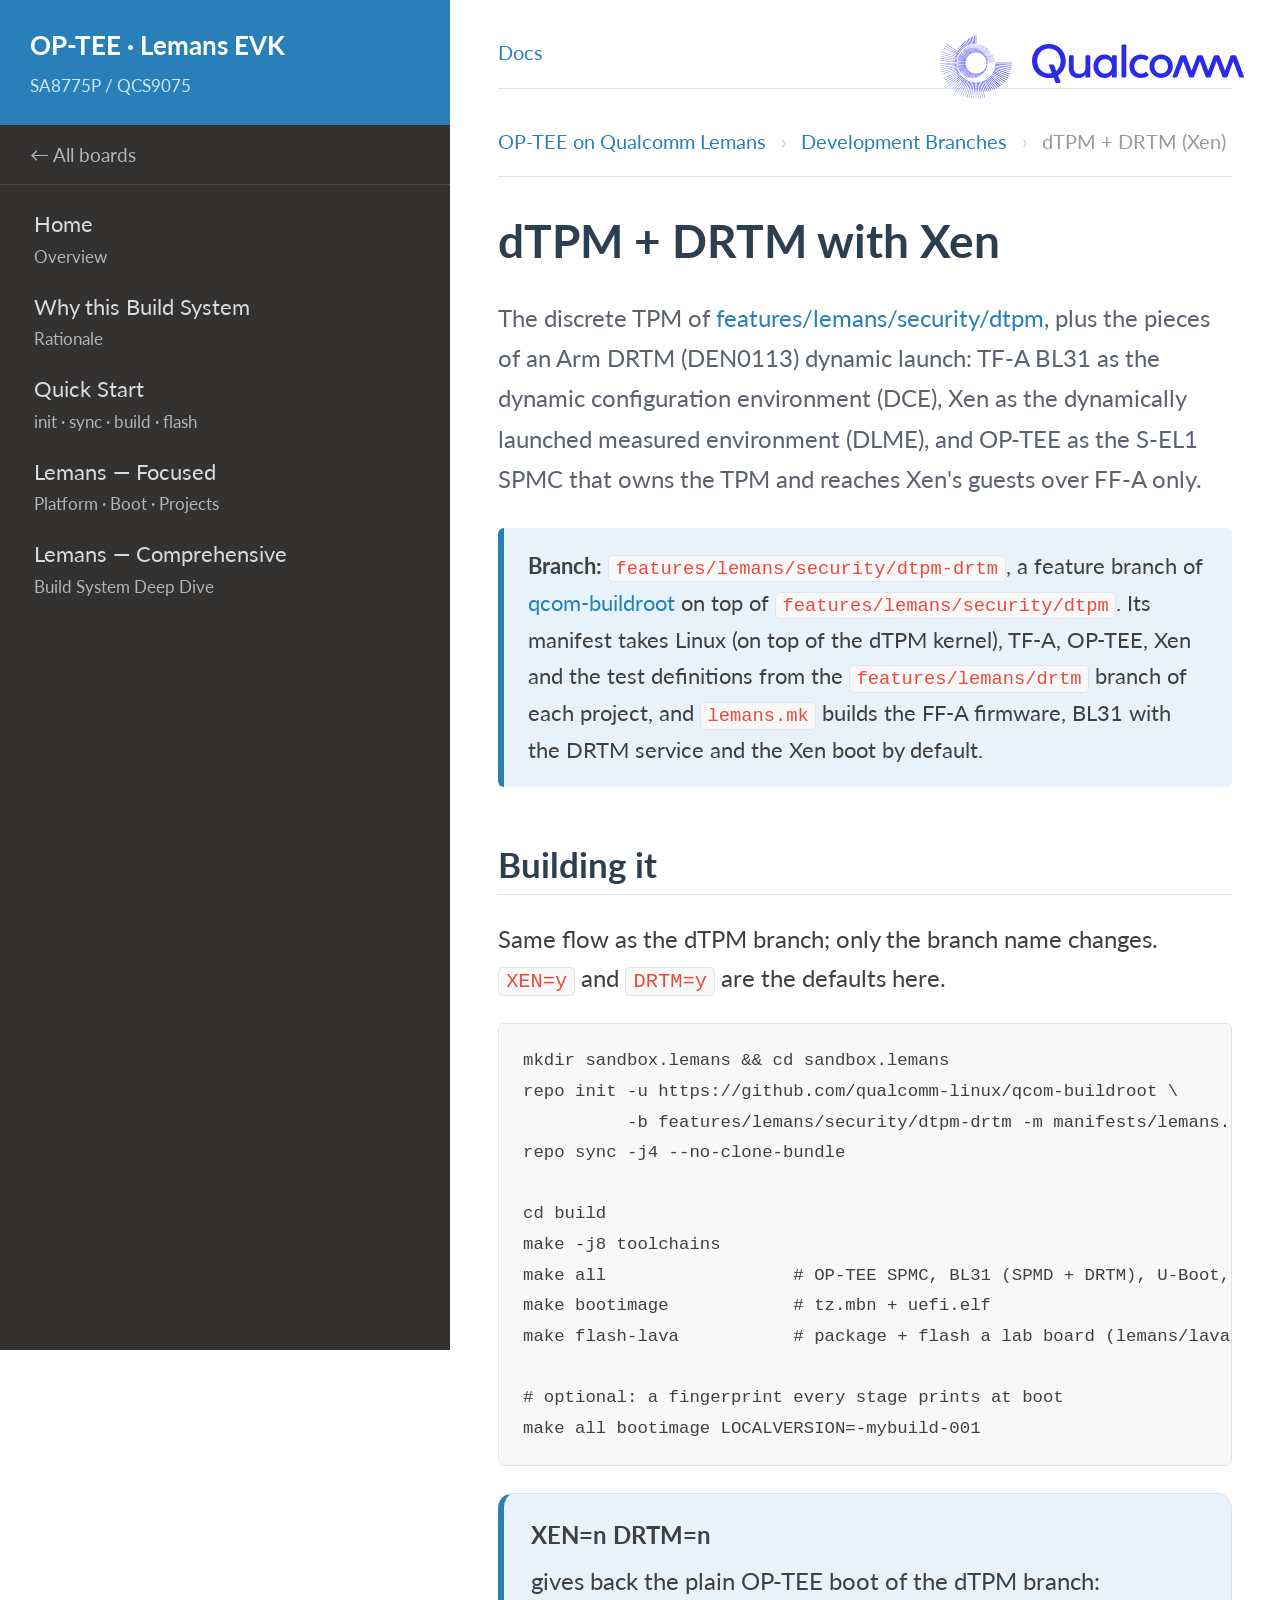
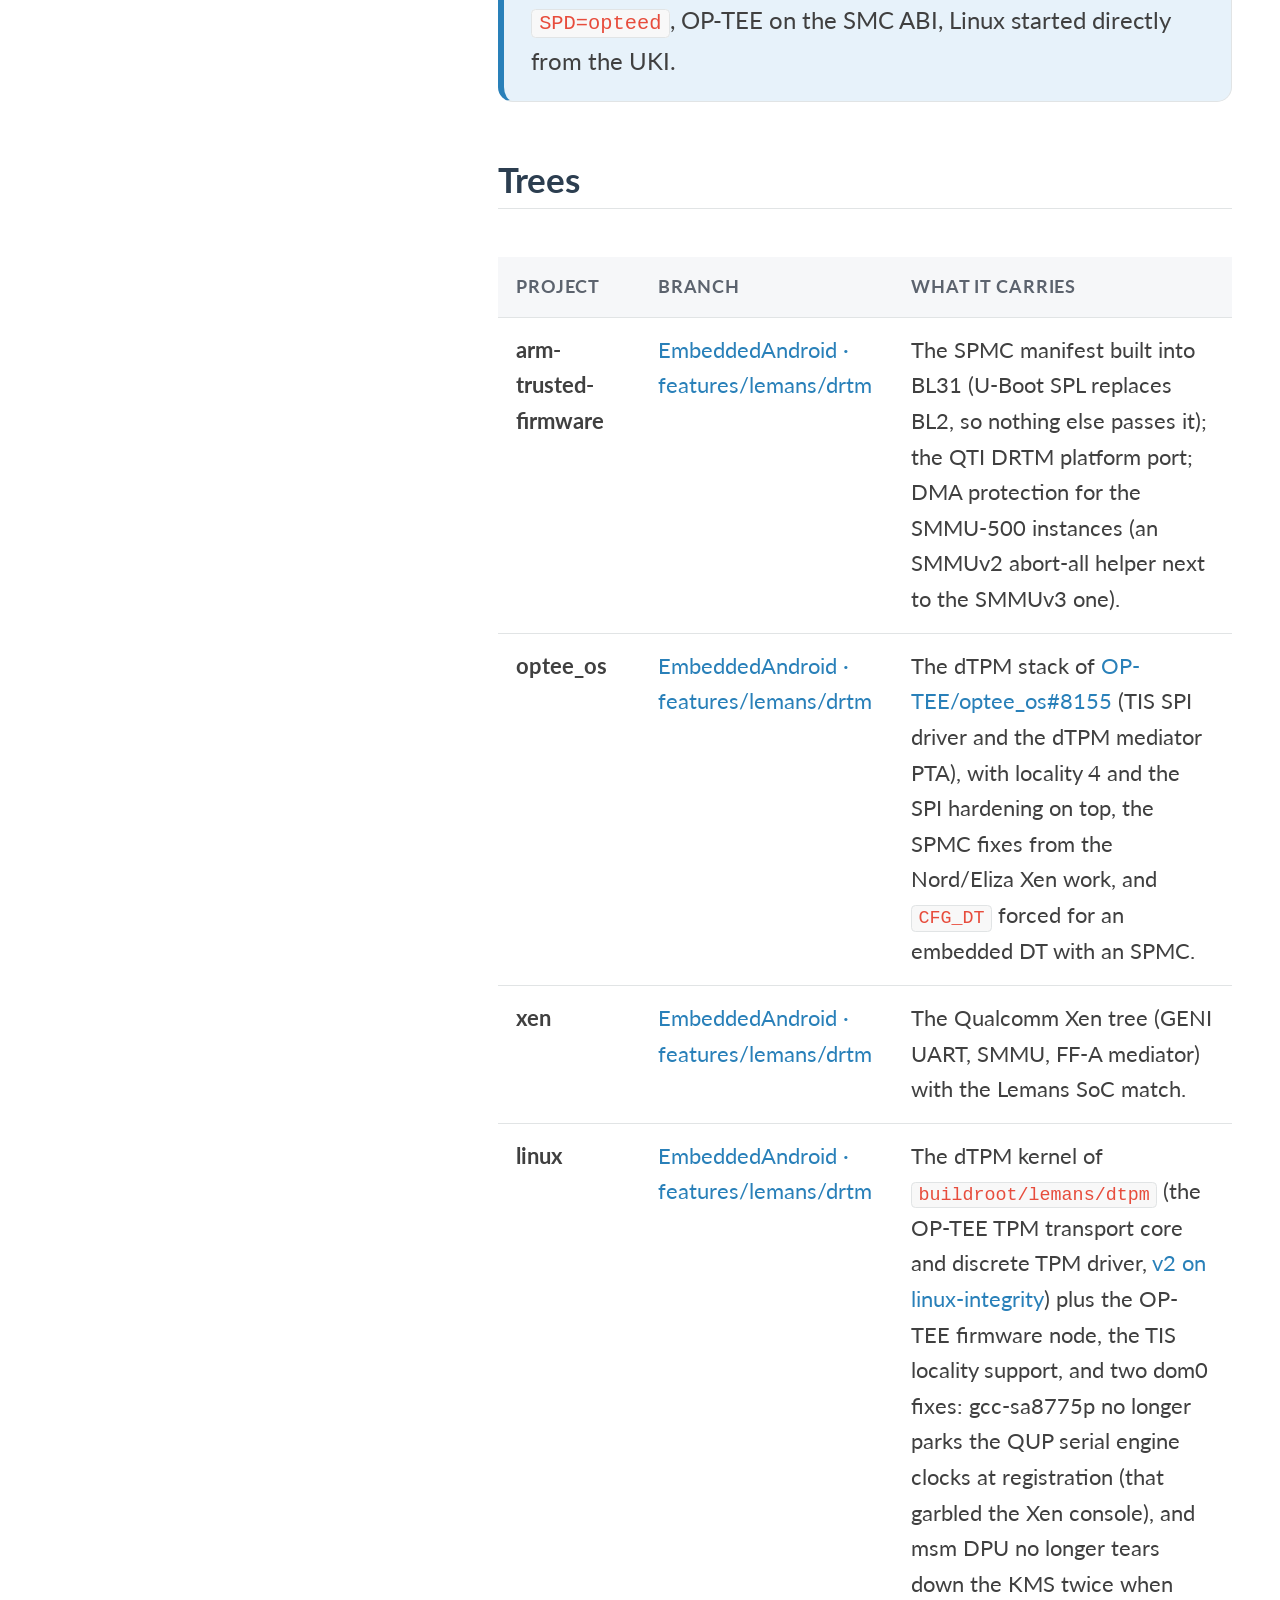
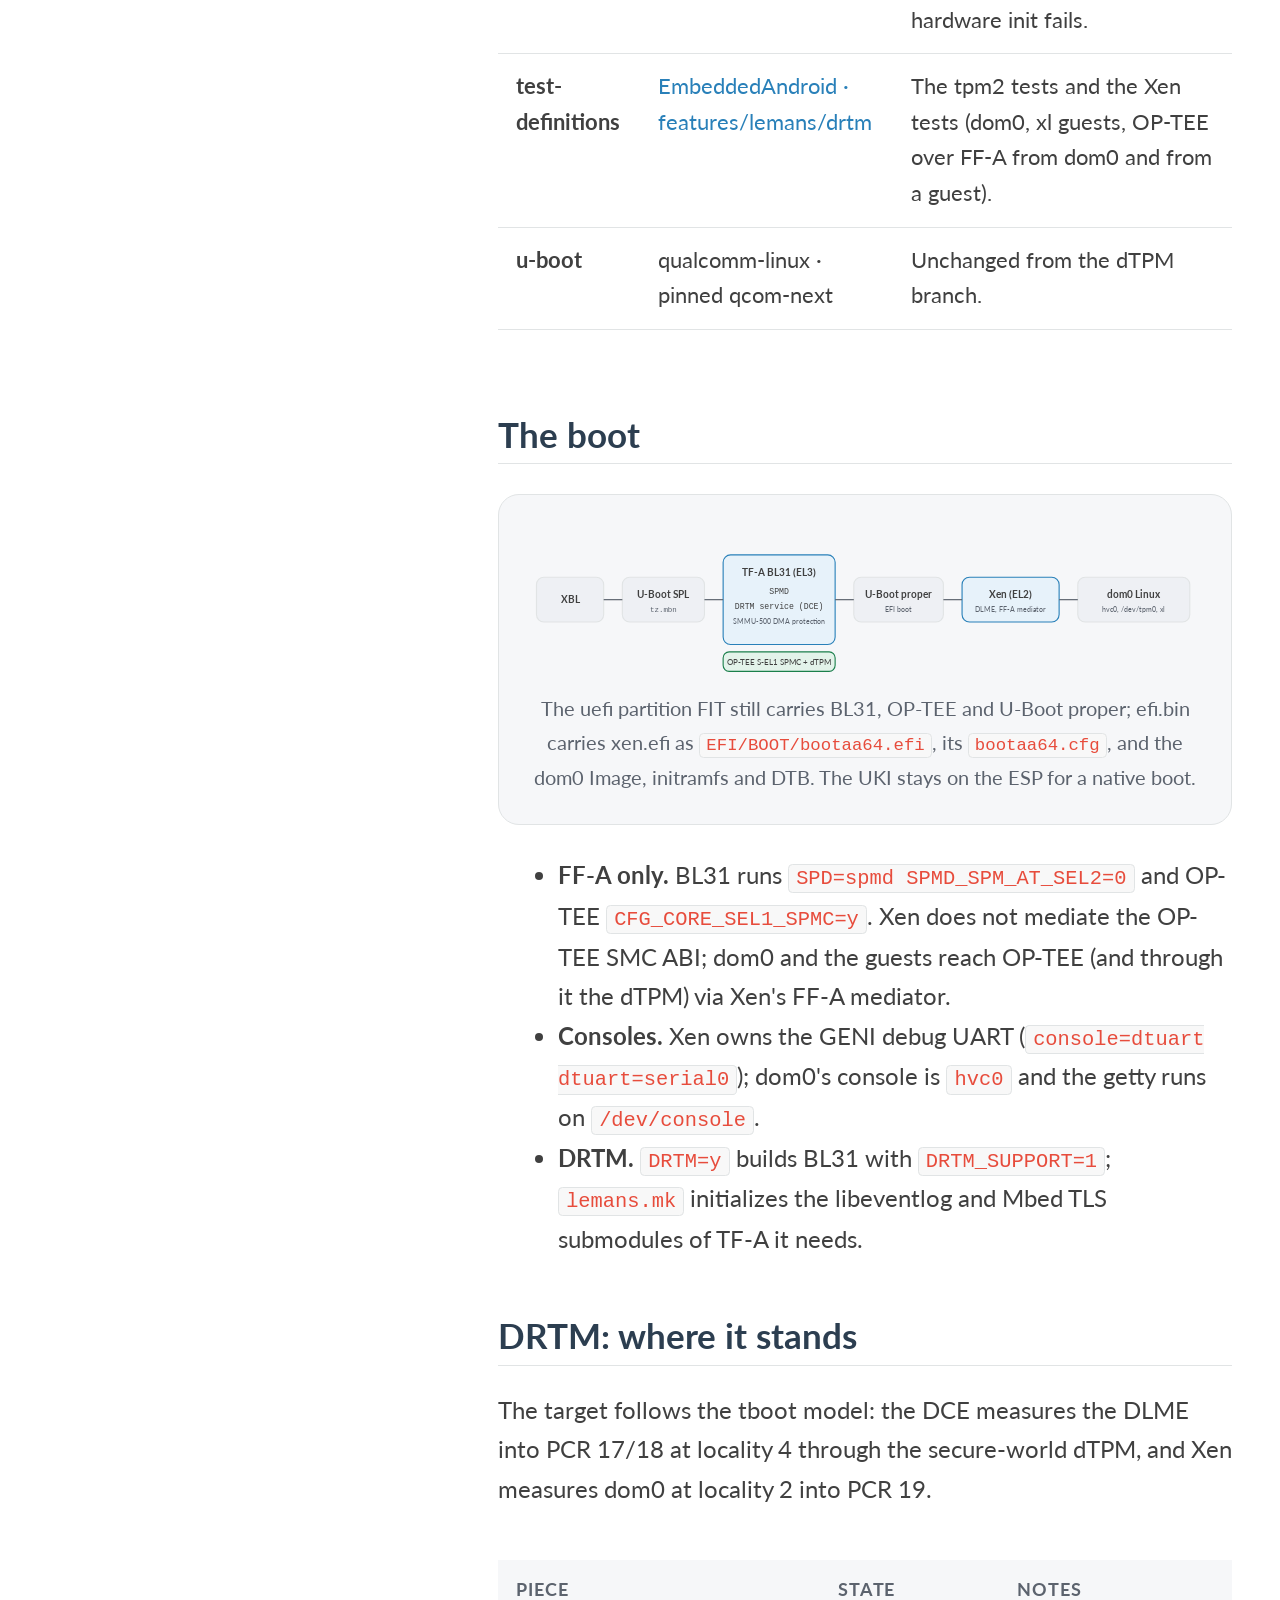
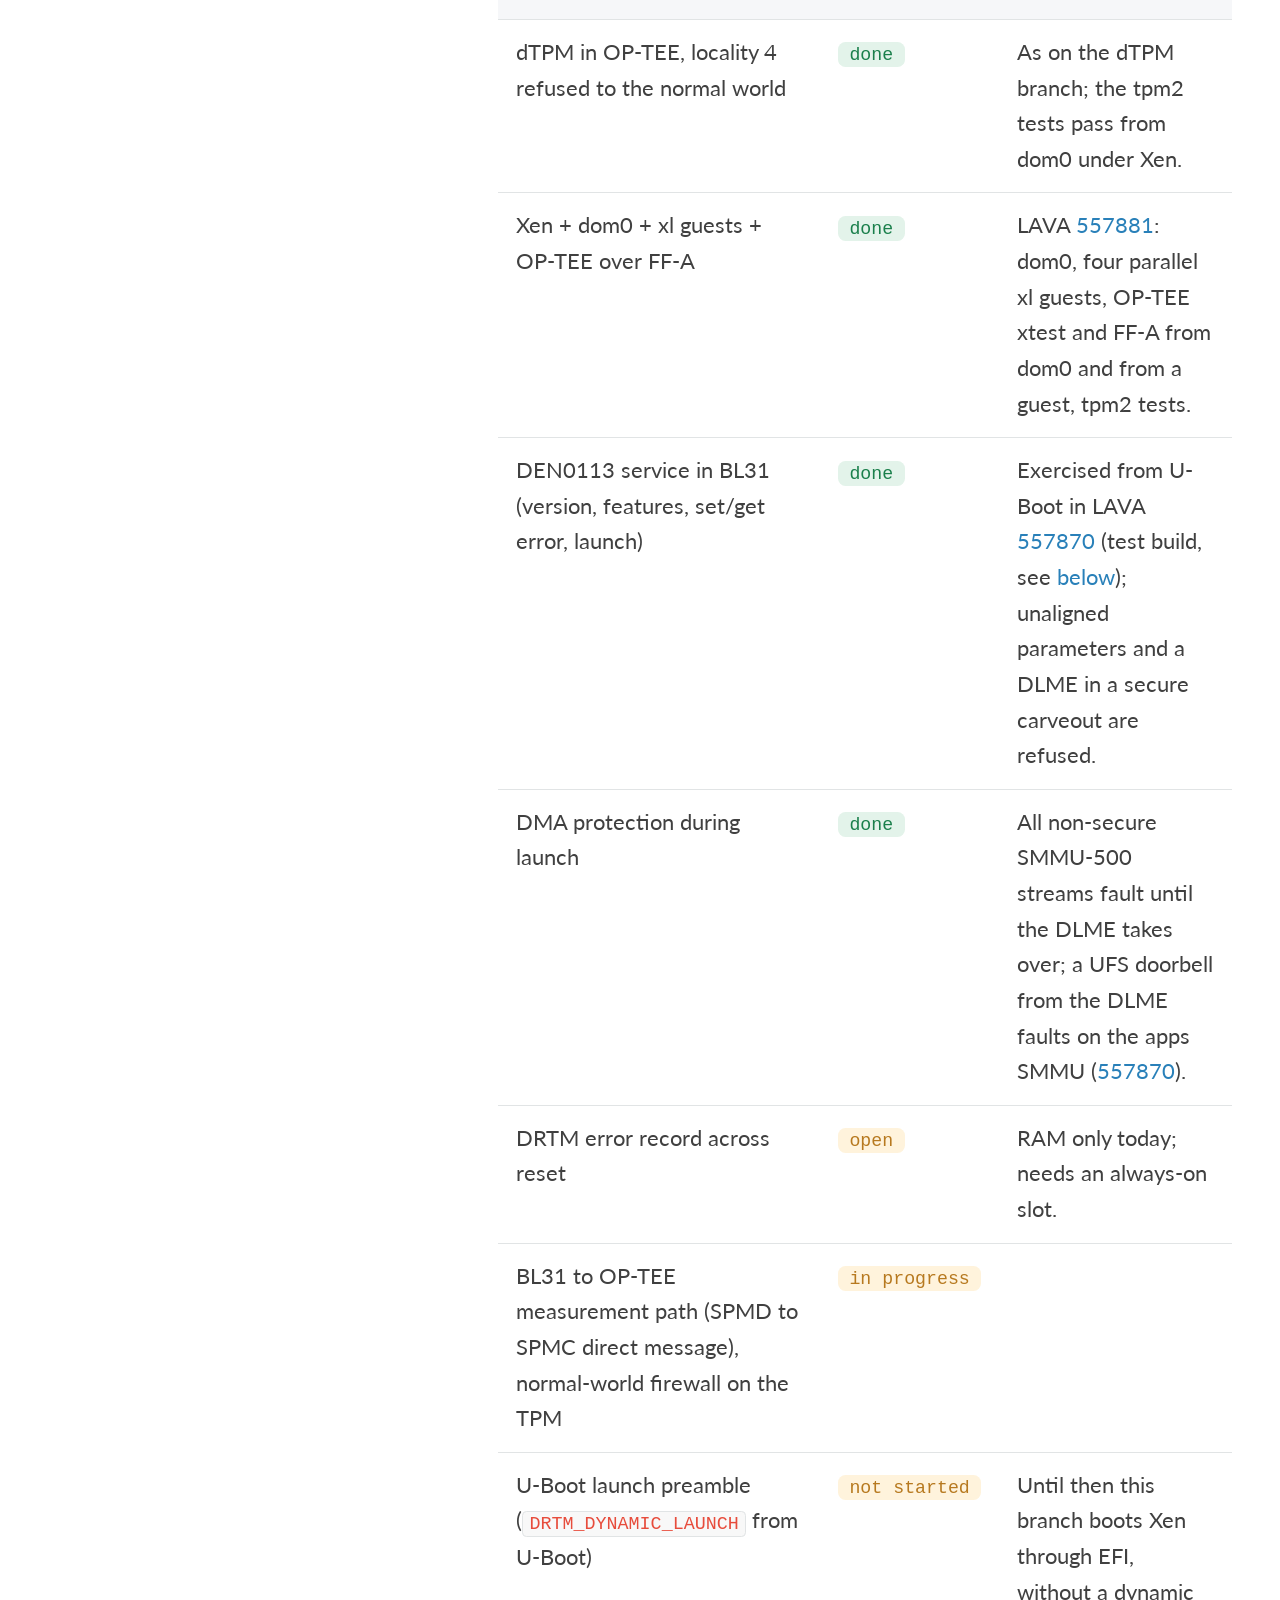
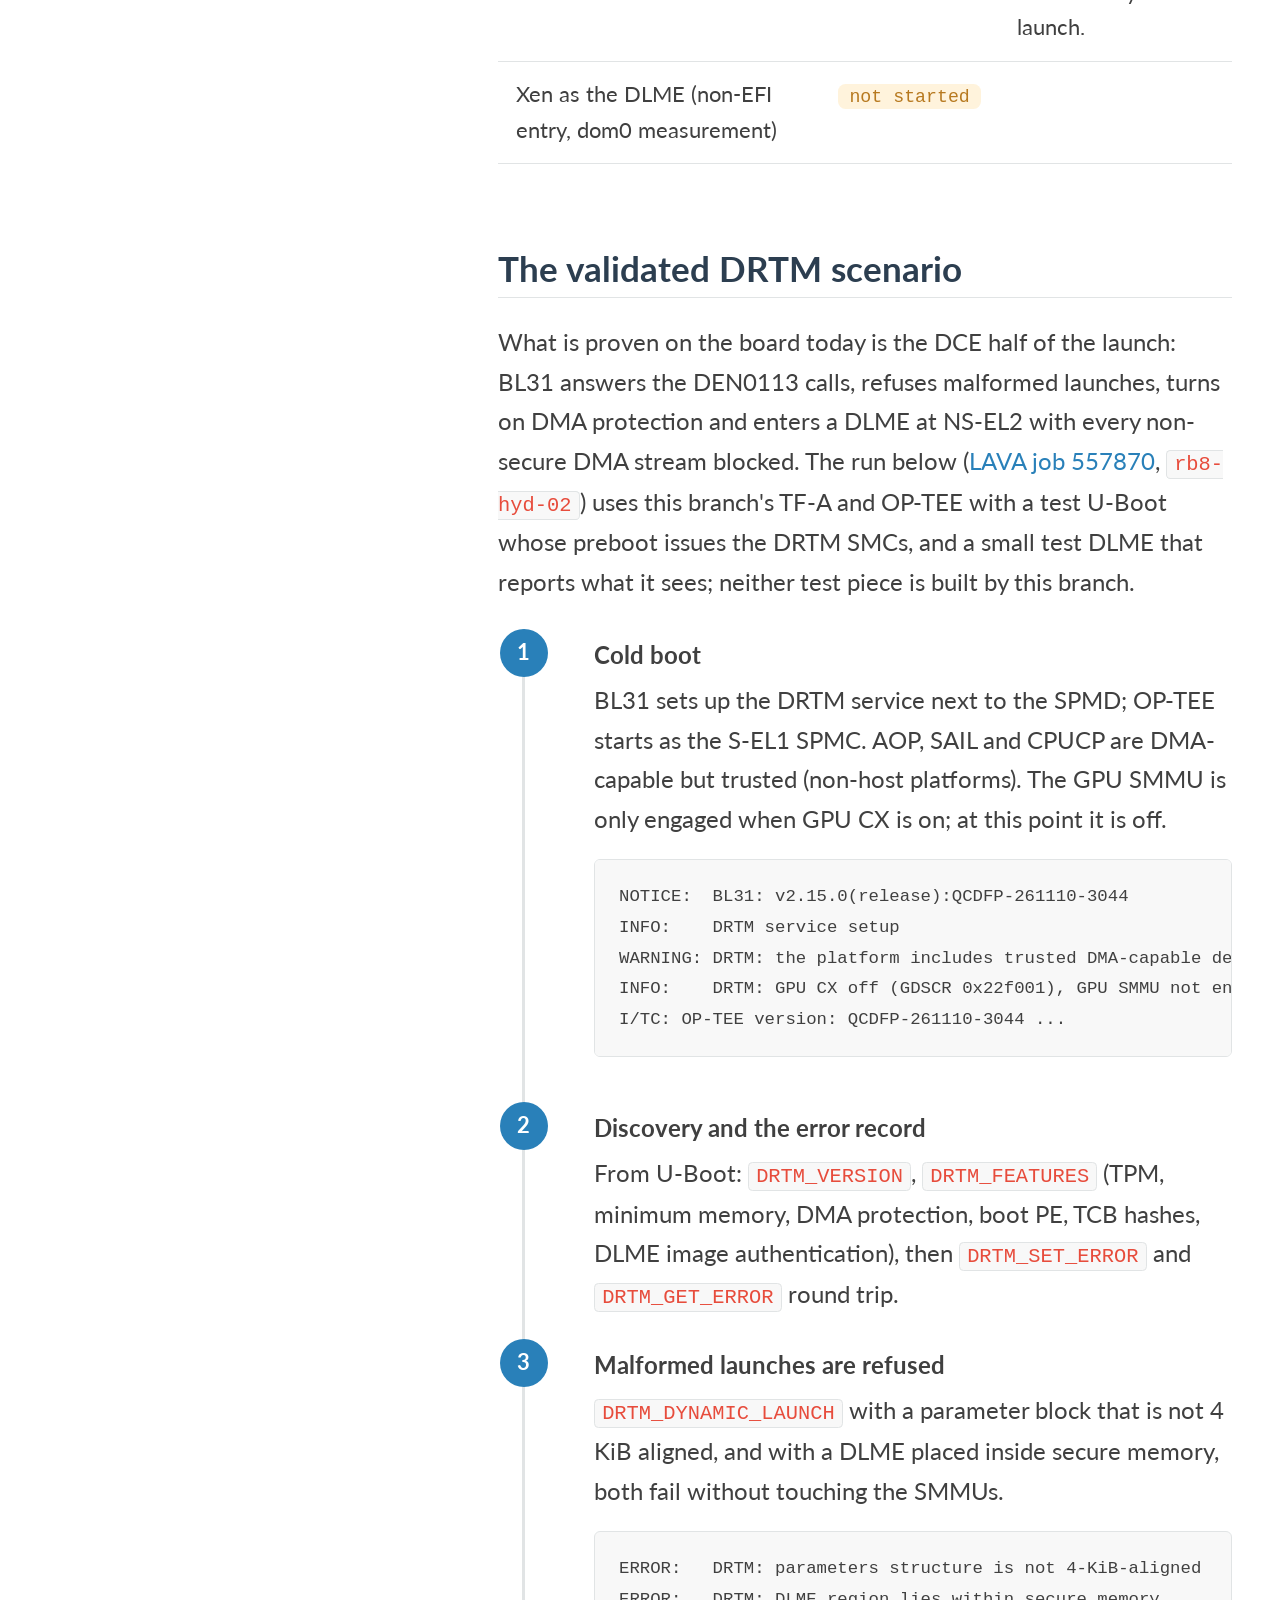
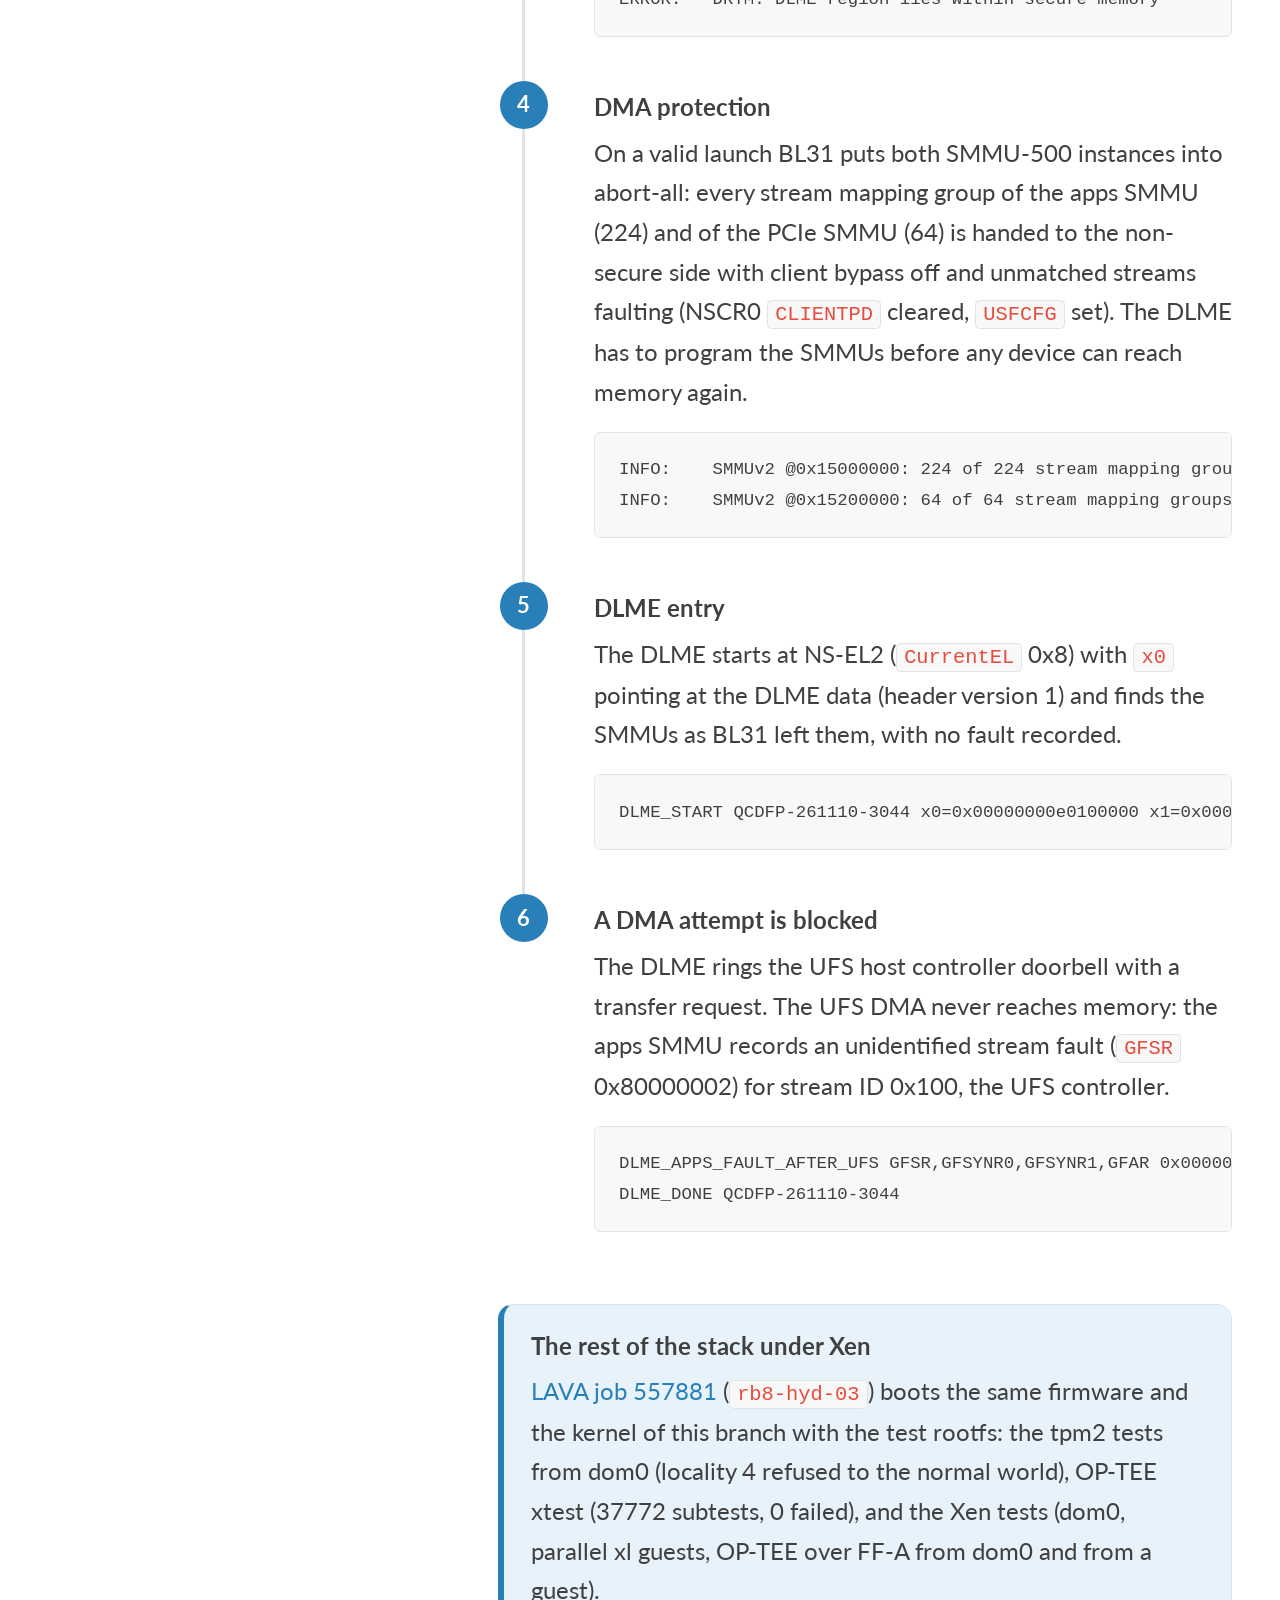
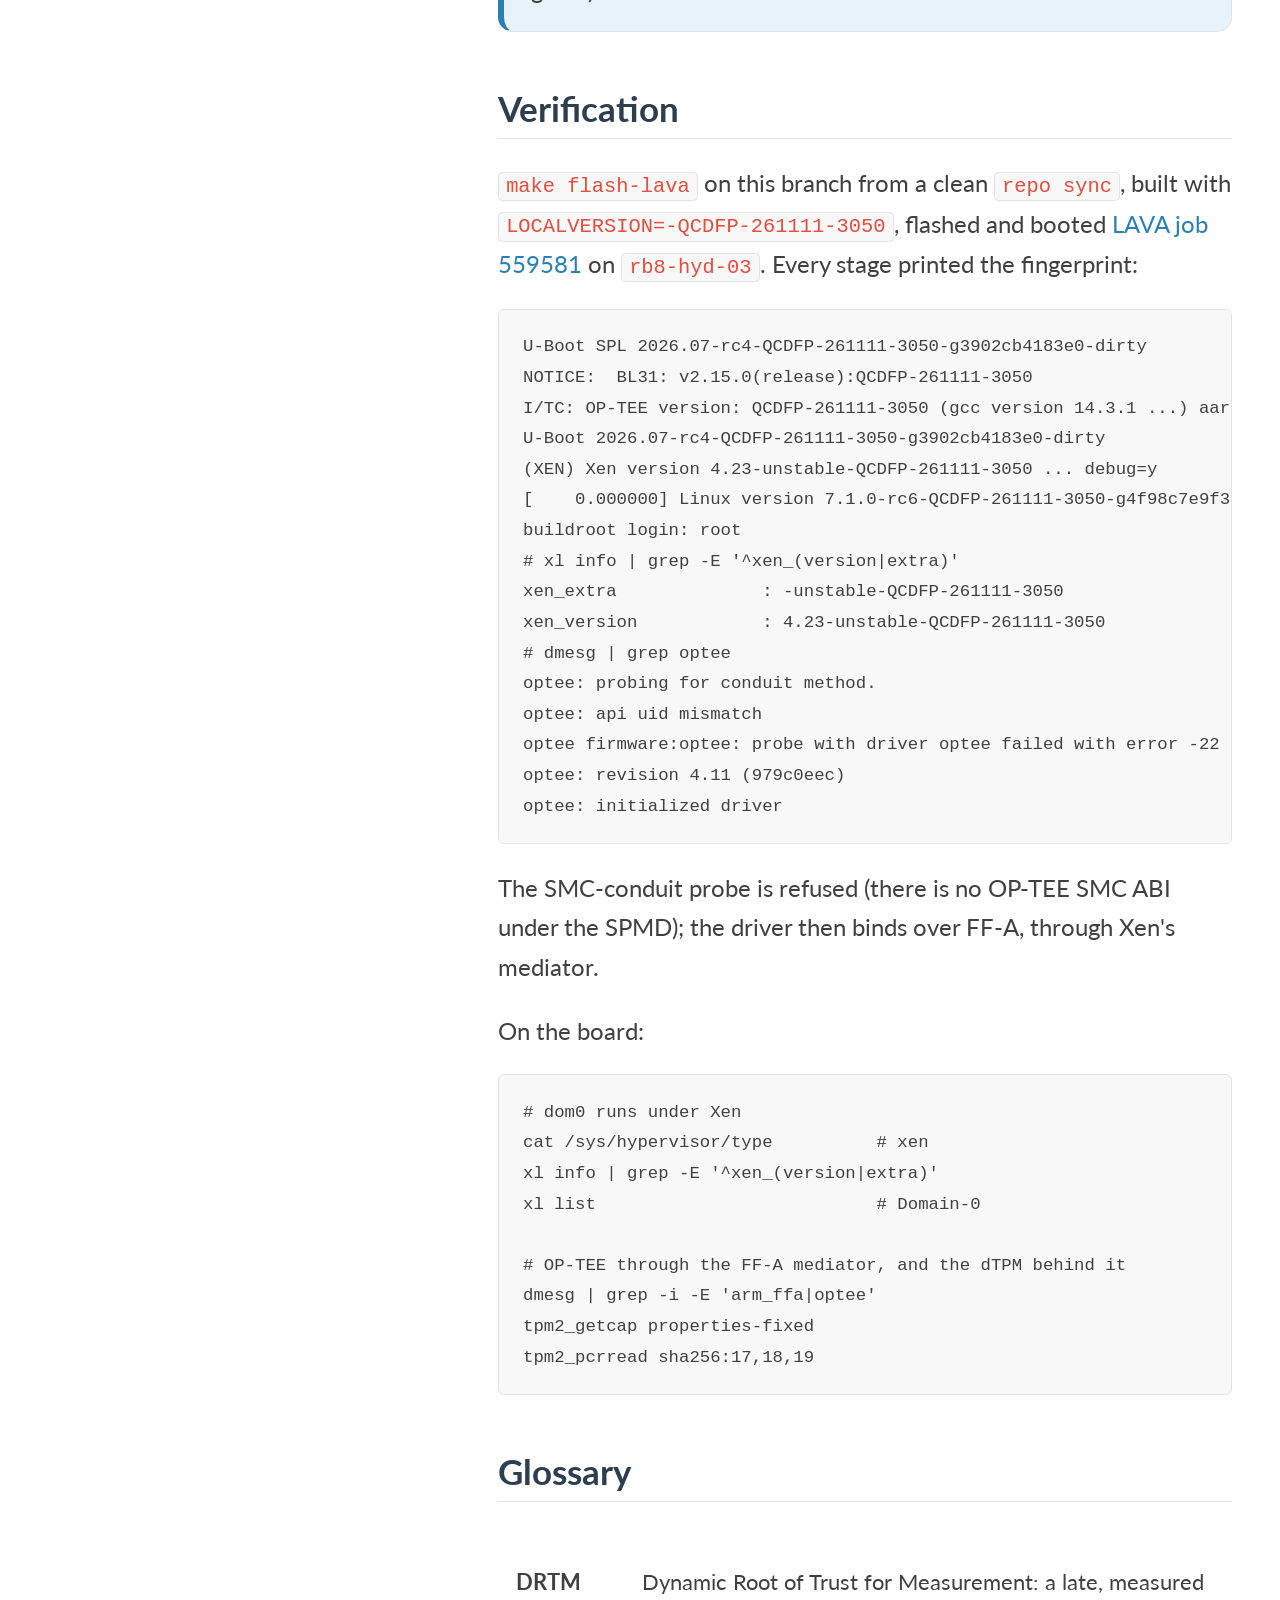
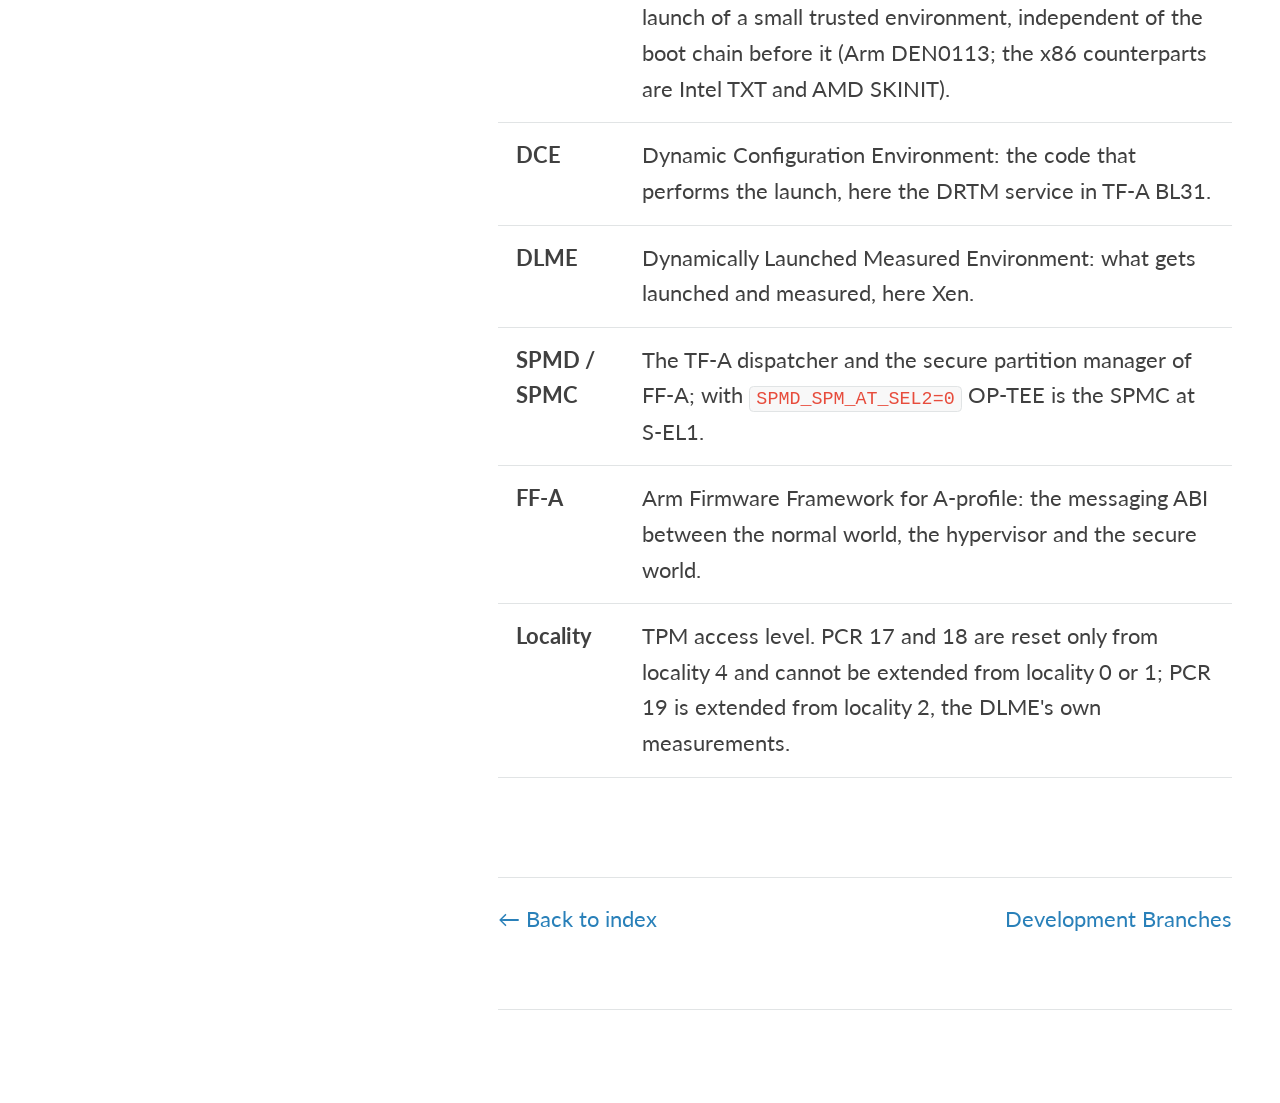
<file: docs/lemans/devel_lemans_security_dtpm_drtm.html>
<!DOCTYPE html>
<html lang="en">
<head>
<meta charset="UTF-8">
<meta name="viewport" content="width=device-width, initial-scale=1.0">
<title>dTPM + DRTM with Xen: OP-TEE on Qualcomm Lemans</title>
<link rel="preconnect" href="https://fonts.googleapis.com">
<link rel="preconnect" href="https://fonts.gstatic.com" crossorigin>
<link href="https://fonts.googleapis.com/css2?family=Lato:wght@400;700&display=swap" rel="stylesheet">
<link rel="stylesheet" href="_rtd.css">
<style>
  /* Component styles ported from the dTPM page and mapped
     onto the RTD theme palette. */
  .drtm {
    --surface:#f6f7f9; --surface2:#eef0f4; --text:#404040; --muted:#5c636e;
    --border:#e1e4e5; --accent:#2980b9; --accent-soft:#e7f2fa;
    --good:#1a7f4b; --good-soft:#e3f3ea; --bad:#c0392b; --bad-soft:#fbe9e7;
    --warn:#b7791f; --warn-soft:#fff3dc;
    --mono:'SFMono-Regular', Menlo, Consolas, monospace;
  }
  .drtm .lede { color: var(--muted); font-size: 1.02rem; margin: .2rem 0 1.1rem; }
  .drtm .fig { background: var(--surface); border: 1px solid var(--border); border-radius: 14px; padding: 20px; margin: 20px 0; }
  .drtm .fig figcaption { color: var(--muted); font-size: .85rem; margin-top: 12px; text-align: center; }
  .drtm .fig svg { display: block; width: 100%; height: auto; }
  .drtm .tbl-scroll { overflow-x: auto; }
  .drtm table { width: 100%; border-collapse: collapse; margin: 18px 0; font-size: .9rem; }
  .drtm th, .drtm td { text-align: left; padding: 10px 12px; border-bottom: 1px solid var(--border); vertical-align: top; }
  .drtm th { font-size: .74rem; text-transform: uppercase; letter-spacing: .05em; color: var(--muted); background: var(--surface); }
  .drtm tbody tr:hover { background: var(--surface); }
  .drtm td code { white-space: nowrap; }
  .drtm .callout { border: 1px solid var(--border); border-left-width: 4px; border-radius: 10px; padding: 14px 18px; margin: 18px 0; background: var(--surface); }
  .drtm .callout .ct { font-weight: 650; margin-bottom: 4px; display: block; }
  .drtm .callout.key { border-left-color: var(--accent); background: var(--accent-soft); }
  .drtm .callout.good { border-left-color: var(--good); background: var(--good-soft); }
  .drtm .callout.bad { border-left-color: var(--bad); background: var(--bad-soft); }
  .drtm .callout.warn { border-left-color: var(--warn); background: var(--warn-soft); }
  .drtm .mono-val { font-family: var(--mono); font-weight: 650; }
  .drtm .tag { font-family: var(--mono); font-size: .76rem; padding: 1px 7px; border-radius: 5px; border: 1px solid var(--border); white-space: nowrap; }
  .drtm .tag.g { background: var(--good-soft); color: var(--good); border-color: transparent; }
  .drtm .tag.b { background: var(--bad-soft); color: var(--bad); border-color: transparent; }
  .drtm .tag.w { background: var(--warn-soft); color: var(--warn); border-color: transparent; }
  .drtm .grid2 { display: grid; gap: 16px; }
  @media (min-width: 680px) { .drtm .grid2 { grid-template-columns: 1fr 1fr; } }
  .drtm .steps { counter-reset: step; list-style: none; padding: 0; margin: 18px 0; }
  .drtm .steps li { position: relative; padding: 2px 0 16px 46px; border-left: 2px solid var(--border); margin-left: 16px; }
  .drtm .steps li::before { counter-increment: step; content: counter(step); position: absolute; left: -17px; top: 0; width: 32px; height: 32px; border-radius: 50%; background: var(--accent); color: #fff; display: grid; place-items: center; font-weight: 700; font-size: .9rem; }
  .drtm .steps li:last-child { border-left-color: transparent; }
  .drtm .steps li h4 { margin: 2px 0 4px; font-size: 1rem; }
  /* SVG theming */
  .drtm svg .box { fill: var(--surface2); stroke: var(--border); stroke-width: 1.5; }
  .drtm svg .box-accent { fill: var(--accent-soft); stroke: var(--accent); stroke-width: 1.5; }
  .drtm svg .box-good { fill: var(--good-soft); stroke: var(--good); stroke-width: 1.5; }
  .drtm svg .box-bad { fill: var(--bad-soft); stroke: var(--bad); stroke-width: 1.5; }
  .drtm svg .box-warn { fill: var(--warn-soft); stroke: var(--warn); stroke-width: 1.5; }
  .drtm svg text { fill: var(--text); font-family: Lato, sans-serif; }
  .drtm svg .t-mono { font-family: var(--mono); }
  .drtm svg .t-muted { fill: var(--muted); }
  .drtm svg .t-accent { fill: var(--accent); }
  .drtm svg .t-good { fill: var(--good); }
  .drtm svg .t-bad { fill: var(--bad); }
  .drtm svg .edge { stroke: var(--muted); stroke-width: 1.6; fill: none; }
  .drtm svg .edge-good { stroke: var(--good); stroke-width: 2; fill: none; }
  .drtm svg .edge-bad { stroke: var(--bad); stroke-width: 2; fill: none; }
  .drtm svg .fillmuted { fill: var(--muted); }
  .drtm svg .fillgood { fill: var(--good); }
  .drtm svg .fillbad { fill: var(--bad); }
</style>
</head>
<body class="rtd" data-page="drtm">
<main class="rtd-doc">

  <div class="rtd-breadcrumb">
    <a href="index.html">OP-TEE on Qualcomm Lemans</a>
    <span class="sep">›</span>
    <a href="index.html#dev-branches">Development Branches</a>
    <span class="sep">›</span>
    dTPM + DRTM (Xen)
  </div>

  <div class="drtm">

  <h1>dTPM + DRTM with Xen</h1>
  <p class="lede">The discrete TPM of <a href="devel_lemans_security_dtpm.html">features/lemans/security/dtpm</a>, plus the pieces of an Arm DRTM (DEN0113) dynamic launch: TF-A BL31 as the dynamic configuration environment (DCE), Xen as the dynamically launched measured environment (DLME), and OP-TEE as the S-EL1 SPMC that owns the TPM and reaches Xen's guests over FF-A only.</p>

  <div class="rtd-note">
    <strong>Branch:</strong> <code>features/lemans/security/dtpm-drtm</code>, a feature branch of
    <a href="https://github.com/qualcomm-linux/qcom-buildroot">qcom-buildroot</a> on top of
    <code>features/lemans/security/dtpm</code>. Its manifest takes Linux (on top of the dTPM kernel), TF-A, OP-TEE, Xen and the test
    definitions from the <code>features/lemans/drtm</code> branch of each project, and <code>lemans.mk</code>
    builds the FF-A firmware, BL31 with the DRTM service and the Xen boot by default.
  </div>

  <h2 id="building">Building it</h2>
  <p>Same flow as the dTPM branch; only the branch name changes. <code>XEN=y</code> and <code>DRTM=y</code> are the defaults here.</p>
<pre><code>mkdir sandbox.lemans &amp;&amp; cd sandbox.lemans
repo init -u https://github.com/qualcomm-linux/qcom-buildroot \
          -b features/lemans/security/dtpm-drtm -m manifests/lemans.xml
repo sync -j4 --no-clone-bundle

cd build
make -j8 toolchains
make all                  # OP-TEE SPMC, BL31 (SPMD + DRTM), U-Boot, Linux dom0, Buildroot, Xen, efi.bin
make bootimage            # tz.mbn + uefi.elf
make flash-lava           # package + flash a lab board (lemans/lava/flash-lava-xen.yaml)

# optional: a fingerprint every stage prints at boot
make all bootimage LOCALVERSION=-mybuild-001</code></pre>
  <div class="callout key"><span class="ct">XEN=n DRTM=n</span>gives back the plain OP-TEE boot of the dTPM branch: <code>SPD=opteed</code>, OP-TEE on the SMC ABI, Linux started directly from the UKI.</div>

  <h2 id="trees">Trees</h2>
  <div class="tbl-scroll">
  <table>
    <thead><tr><th>Project</th><th>Branch</th><th>What it carries</th></tr></thead>
    <tbody>
      <tr><td><strong>arm-trusted-firmware</strong></td><td><a href="https://github.com/EmbeddedAndroid/arm-trusted-firmware/tree/features/lemans/drtm">EmbeddedAndroid · features/lemans/drtm</a></td><td>The SPMC manifest built into BL31 (U-Boot SPL replaces BL2, so nothing else passes it); the QTI DRTM platform port; DMA protection for the SMMU-500 instances (an SMMUv2 abort-all helper next to the SMMUv3 one).</td></tr>
      <tr><td><strong>optee_os</strong></td><td><a href="https://github.com/EmbeddedAndroid/optee_os/tree/features/lemans/drtm">EmbeddedAndroid · features/lemans/drtm</a></td><td>The dTPM stack of <a href="https://github.com/OP-TEE/optee_os/pull/8155">OP-TEE/optee_os#8155</a> (TIS SPI driver and the dTPM mediator PTA), with locality 4 and the SPI hardening on top, the SPMC fixes from the Nord/Eliza Xen work, and <code>CFG_DT</code> forced for an embedded DT with an SPMC.</td></tr>
      <tr><td><strong>xen</strong></td><td><a href="https://github.com/EmbeddedAndroid/xen/tree/features/lemans/drtm">EmbeddedAndroid · features/lemans/drtm</a></td><td>The Qualcomm Xen tree (GENI UART, SMMU, FF-A mediator) with the Lemans SoC match.</td></tr>
      <tr><td><strong>linux</strong></td><td><a href="https://github.com/EmbeddedAndroid/linux/tree/features/lemans/drtm">EmbeddedAndroid · features/lemans/drtm</a></td><td>The dTPM kernel of <code>buildroot/lemans/dtpm</code> (the OP-TEE TPM transport core and discrete TPM driver, <a href="https://lore.kernel.org/all/20261110141923.3100770-1-jorge.ramirez@oss.qualcomm.com">v2 on linux-integrity</a>) plus the OP-TEE firmware node, the TIS locality support, and two dom0 fixes: gcc-sa8775p no longer parks the QUP serial engine clocks at registration (that garbled the Xen console), and msm DPU no longer tears down the KMS twice when hardware init fails.</td></tr>
      <tr><td><strong>test-definitions</strong></td><td><a href="https://github.com/EmbeddedAndroid/test-definitions/tree/features/lemans/drtm">EmbeddedAndroid · features/lemans/drtm</a></td><td>The tpm2 tests and the Xen tests (dom0, xl guests, OP-TEE over FF-A from dom0 and from a guest).</td></tr>
      <tr><td><strong>u-boot</strong></td><td>qualcomm-linux · pinned qcom-next</td><td>Unchanged from the dTPM branch.</td></tr>
    </tbody>
  </table>
  </div>

  <h2 id="boot">The boot</h2>
  <figure class="fig">
    <svg viewBox="0 0 900 200" role="img" aria-label="Boot chain: XBL, U-Boot SPL, BL31 with SPMD and DRTM, OP-TEE SPMC, U-Boot proper, Xen, dom0 Linux">
      <rect class="box" x="10" y="70" width="90" height="60" rx="10"/>
      <text x="55" y="105" text-anchor="middle" font-weight="700" font-size="13">XBL</text>
      <rect class="box" x="125" y="70" width="110" height="60" rx="10"/>
      <text x="180" y="98" text-anchor="middle" font-weight="700" font-size="13">U-Boot SPL</text>
      <text x="180" y="116" text-anchor="middle" font-size="10" class="t-muted t-mono">tz.mbn</text>
      <rect class="box-accent" x="260" y="40" width="150" height="120" rx="10"/>
      <text x="335" y="68" text-anchor="middle" font-weight="700" font-size="13">TF-A BL31 (EL3)</text>
      <text x="335" y="92" text-anchor="middle" font-size="11" class="t-mono">SPMD</text>
      <text x="335" y="112" text-anchor="middle" font-size="11" class="t-mono">DRTM service (DCE)</text>
      <text x="335" y="132" text-anchor="middle" font-size="10" class="t-muted">SMMU-500 DMA protection</text>
      <rect class="box-good" x="260" y="170" width="150" height="26" rx="8"/>
      <text x="335" y="188" text-anchor="middle" font-size="11">OP-TEE S-EL1 SPMC + dTPM</text>
      <rect class="box" x="435" y="70" width="120" height="60" rx="10"/>
      <text x="495" y="98" text-anchor="middle" font-weight="700" font-size="13">U-Boot proper</text>
      <text x="495" y="116" text-anchor="middle" font-size="10" class="t-muted">EFI boot</text>
      <rect class="box-accent" x="580" y="70" width="130" height="60" rx="10"/>
      <text x="645" y="98" text-anchor="middle" font-weight="700" font-size="13">Xen (EL2)</text>
      <text x="645" y="116" text-anchor="middle" font-size="10" class="t-muted">DLME, FF-A mediator</text>
      <rect class="box" x="735" y="70" width="150" height="60" rx="10"/>
      <text x="810" y="98" text-anchor="middle" font-weight="700" font-size="13">dom0 Linux</text>
      <text x="810" y="116" text-anchor="middle" font-size="10" class="t-muted">hvc0, /dev/tpm0, xl</text>
      <path class="edge" d="M100 100 H125"/><path class="edge" d="M235 100 H260"/><path class="edge" d="M410 100 H435"/>
      <path class="edge" d="M555 100 H580"/><path class="edge" d="M710 100 H735"/>
    </svg>
    <figcaption>The uefi partition FIT still carries BL31, OP-TEE and U-Boot proper; efi.bin carries xen.efi as <code>EFI/BOOT/bootaa64.efi</code>, its <code>bootaa64.cfg</code>, and the dom0 Image, initramfs and DTB. The UKI stays on the ESP for a native boot.</figcaption>
  </figure>
  <ul>
    <li><strong>FF-A only.</strong> BL31 runs <code>SPD=spmd SPMD_SPM_AT_SEL2=0</code> and OP-TEE <code>CFG_CORE_SEL1_SPMC=y</code>. Xen does not mediate the OP-TEE SMC ABI; dom0 and the guests reach OP-TEE (and through it the dTPM) via Xen's FF-A mediator.</li>
    <li><strong>Consoles.</strong> Xen owns the GENI debug UART (<code>console=dtuart dtuart=serial0</code>); dom0's console is <code>hvc0</code> and the getty runs on <code>/dev/console</code>.</li>
    <li><strong>DRTM.</strong> <code>DRTM=y</code> builds BL31 with <code>DRTM_SUPPORT=1</code>; <code>lemans.mk</code> initializes the libeventlog and Mbed TLS submodules of TF-A it needs.</li>
  </ul>

  <h2 id="drtm">DRTM: where it stands</h2>
  <p>The target follows the tboot model: the DCE measures the DLME into PCR 17/18 at locality 4 through the secure-world dTPM, and Xen measures dom0 at locality 2 into PCR 19.</p>
  <div class="tbl-scroll">
  <table>
    <thead><tr><th>Piece</th><th>State</th><th>Notes</th></tr></thead>
    <tbody>
      <tr><td>dTPM in OP-TEE, locality 4 refused to the normal world</td><td><span class="tag g">done</span></td><td>As on the dTPM branch; the tpm2 tests pass from dom0 under Xen.</td></tr>
      <tr><td>Xen + dom0 + xl guests + OP-TEE over FF-A</td><td><span class="tag g">done</span></td><td>LAVA <a href="https://lava.infra.foundries.io/scheduler/job/557881">557881</a>: dom0, four parallel xl guests, OP-TEE xtest and FF-A from dom0 and from a guest, tpm2 tests.</td></tr>
      <tr><td>DEN0113 service in BL31 (version, features, set/get error, launch)</td><td><span class="tag g">done</span></td><td>Exercised from U-Boot in LAVA <a href="https://lava.infra.foundries.io/scheduler/job/557870">557870</a> (test build, see <a href="#scenario">below</a>); unaligned parameters and a DLME in a secure carveout are refused.</td></tr>
      <tr><td>DMA protection during launch</td><td><span class="tag g">done</span></td><td>All non-secure SMMU-500 streams fault until the DLME takes over; a UFS doorbell from the DLME faults on the apps SMMU (<a href="https://lava.infra.foundries.io/scheduler/job/557870">557870</a>).</td></tr>
      <tr><td>DRTM error record across reset</td><td><span class="tag w">open</span></td><td>RAM only today; needs an always-on slot.</td></tr>
      <tr><td>BL31 to OP-TEE measurement path (SPMD to SPMC direct message), normal-world firewall on the TPM</td><td><span class="tag w">in progress</span></td><td></td></tr>
      <tr><td>U-Boot launch preamble (<code>DRTM_DYNAMIC_LAUNCH</code> from U-Boot)</td><td><span class="tag w">not started</span></td><td>Until then this branch boots Xen through EFI, without a dynamic launch.</td></tr>
      <tr><td>Xen as the DLME (non-EFI entry, dom0 measurement)</td><td><span class="tag w">not started</span></td><td></td></tr>
    </tbody>
  </table>
  </div>

  <h2 id="scenario">The validated DRTM scenario</h2>
  <p>What is proven on the board today is the DCE half of the launch: BL31 answers the DEN0113 calls, refuses malformed launches, turns on DMA protection and enters a DLME at NS-EL2 with every non-secure DMA stream blocked. The run below (<a href="https://lava.infra.foundries.io/scheduler/job/557870">LAVA job 557870</a>, <code>rb8-hyd-02</code>) uses this branch's TF-A and OP-TEE with a test U-Boot whose preboot issues the DRTM SMCs, and a small test DLME that reports what it sees; neither test piece is built by this branch.</p>
  <ol class="steps">
    <li><h4>Cold boot</h4>BL31 sets up the DRTM service next to the SPMD; OP-TEE starts as the S-EL1 SPMC. AOP, SAIL and CPUCP are DMA-capable but trusted (non-host platforms). The GPU SMMU is only engaged when GPU CX is on; at this point it is off.
<pre><code>NOTICE:  BL31: v2.15.0(release):QCDFP-261110-3044
INFO:    DRTM service setup
WARNING: DRTM: the platform includes trusted DMA-capable devices (non-host platforms)
INFO:    DRTM: GPU CX off (GDSCR 0x22f001), GPU SMMU not engaged
I/TC: OP-TEE version: QCDFP-261110-3044 ...</code></pre></li>
    <li><h4>Discovery and the error record</h4>From U-Boot: <code>DRTM_VERSION</code>, <code>DRTM_FEATURES</code> (TPM, minimum memory, DMA protection, boot PE, TCB hashes, DLME image authentication), then <code>DRTM_SET_ERROR</code> and <code>DRTM_GET_ERROR</code> round trip.</li>
    <li><h4>Malformed launches are refused</h4><code>DRTM_DYNAMIC_LAUNCH</code> with a parameter block that is not 4 KiB aligned, and with a DLME placed inside secure memory, both fail without touching the SMMUs.
<pre><code>ERROR:   DRTM: parameters structure is not 4-KiB-aligned
ERROR:   DRTM: DLME region lies within secure memory</code></pre></li>
    <li><h4>DMA protection</h4>On a valid launch BL31 puts both SMMU-500 instances into abort-all: every stream mapping group of the apps SMMU (224) and of the PCIe SMMU (64) is handed to the non-secure side with client bypass off and unmatched streams faulting (NSCR0 <code>CLIENTPD</code> cleared, <code>USFCFG</code> set). The DLME has to program the SMMUs before any device can reach memory again.
<pre><code>INFO:    SMMUv2 @0x15000000: 224 of 224 stream mapping groups Non-secure, NSCR0 0x290400
INFO:    SMMUv2 @0x15200000: 64 of 64 stream mapping groups Non-secure, NSCR0 0x240400</code></pre></li>
    <li><h4>DLME entry</h4>The DLME starts at NS-EL2 (<code>CurrentEL</code> 0x8) with <code>x0</code> pointing at the DLME data (header version 1) and finds the SMMUs as BL31 left them, with no fault recorded.
<pre><code>DLME_START QCDFP-261110-3044 x0=0x00000000e0100000 x1=0x0000000000100000 CurrentEL=0x0000000000000008</code></pre></li>
    <li><h4>A DMA attempt is blocked</h4>The DLME rings the UFS host controller doorbell with a transfer request. The UFS DMA never reaches memory: the apps SMMU records an unidentified stream fault (<code>GFSR</code> 0x80000002) for stream ID 0x100, the UFS controller.
<pre><code>DLME_APPS_FAULT_AFTER_UFS GFSR,GFSYNR0,GFSYNR1,GFAR 0x0000000080000002 0x0000000000000000 0x0000000000000100 0x0000000f536cb800
DLME_DONE QCDFP-261110-3044</code></pre></li>
  </ol>
  <div class="callout key"><span class="ct">The rest of the stack under Xen</span><a href="https://lava.infra.foundries.io/scheduler/job/557881">LAVA job 557881</a> (<code>rb8-hyd-03</code>) boots the same firmware and the kernel of this branch with the test rootfs: the tpm2 tests from dom0 (locality 4 refused to the normal world), OP-TEE xtest (37772 subtests, 0 failed), and the Xen tests (dom0, parallel xl guests, OP-TEE over FF-A from dom0 and from a guest).</div>

  <h2 id="verify">Verification</h2>
  <p><code>make flash-lava</code> on this branch from a clean <code>repo sync</code>, built with <code>LOCALVERSION=-QCDFP-261111-3050</code>, flashed and booted <a href="https://lava.infra.foundries.io/scheduler/job/559581">LAVA job 559581</a> on <code>rb8-hyd-03</code>. Every stage printed the fingerprint:</p>
<pre><code>U-Boot SPL 2026.07-rc4-QCDFP-261111-3050-g3902cb4183e0-dirty
NOTICE:  BL31: v2.15.0(release):QCDFP-261111-3050
I/TC: OP-TEE version: QCDFP-261111-3050 (gcc version 14.3.1 ...) aarch64
U-Boot 2026.07-rc4-QCDFP-261111-3050-g3902cb4183e0-dirty
(XEN) Xen version 4.23-unstable-QCDFP-261111-3050 ... debug=y
[    0.000000] Linux version 7.1.0-rc6-QCDFP-261111-3050-g4f98c7e9f301 ...
buildroot login: root
# xl info | grep -E '^xen_(version|extra)'
xen_extra              : -unstable-QCDFP-261111-3050
xen_version            : 4.23-unstable-QCDFP-261111-3050
# dmesg | grep optee
optee: probing for conduit method.
optee: api uid mismatch
optee firmware:optee: probe with driver optee failed with error -22
optee: revision 4.11 (979c0eec)
optee: initialized driver</code></pre>
  <p>The SMC-conduit probe is refused (there is no OP-TEE SMC ABI under the SPMD); the driver then binds over FF-A, through Xen's mediator.</p>
  <p>On the board:</p>
<pre><code># dom0 runs under Xen
cat /sys/hypervisor/type          # xen
xl info | grep -E '^xen_(version|extra)'
xl list                           # Domain-0

# OP-TEE through the FF-A mediator, and the dTPM behind it
dmesg | grep -i -E 'arm_ffa|optee'
tpm2_getcap properties-fixed
tpm2_pcrread sha256:17,18,19</code></pre>

  <h2 id="glossary">Glossary</h2>
  <div class="tbl-scroll">
  <table>
    <tbody>
      <tr><td><strong>DRTM</strong></td><td>Dynamic Root of Trust for Measurement: a late, measured launch of a small trusted environment, independent of the boot chain before it (Arm DEN0113; the x86 counterparts are Intel TXT and AMD SKINIT).</td></tr>
      <tr><td><strong>DCE</strong></td><td>Dynamic Configuration Environment: the code that performs the launch, here the DRTM service in TF-A BL31.</td></tr>
      <tr><td><strong>DLME</strong></td><td>Dynamically Launched Measured Environment: what gets launched and measured, here Xen.</td></tr>
      <tr><td><strong>SPMD / SPMC</strong></td><td>The TF-A dispatcher and the secure partition manager of FF-A; with <code>SPMD_SPM_AT_SEL2=0</code> OP-TEE is the SPMC at S-EL1.</td></tr>
      <tr><td><strong>FF-A</strong></td><td>Arm Firmware Framework for A-profile: the messaging ABI between the normal world, the hypervisor and the secure world.</td></tr>
      <tr><td><strong>Locality</strong></td><td>TPM access level. PCR 17 and 18 are reset only from locality 4 and cannot be extended from locality 0 or 1; PCR 19 is extended from locality 2, the DLME's own measurements.</td></tr>
    </tbody>
  </table>
  </div>

  <div class="rtd-prevnext">
    <a href="index.html">← Back to index</a>
    <span class="spacer"></span>
    <a href="index.html#dev-branches">Development Branches</a>
  </div>

  </div><!-- /.drtm -->

</main>
<script src="_rtd.js"></script>
</body>
</html>
</file>
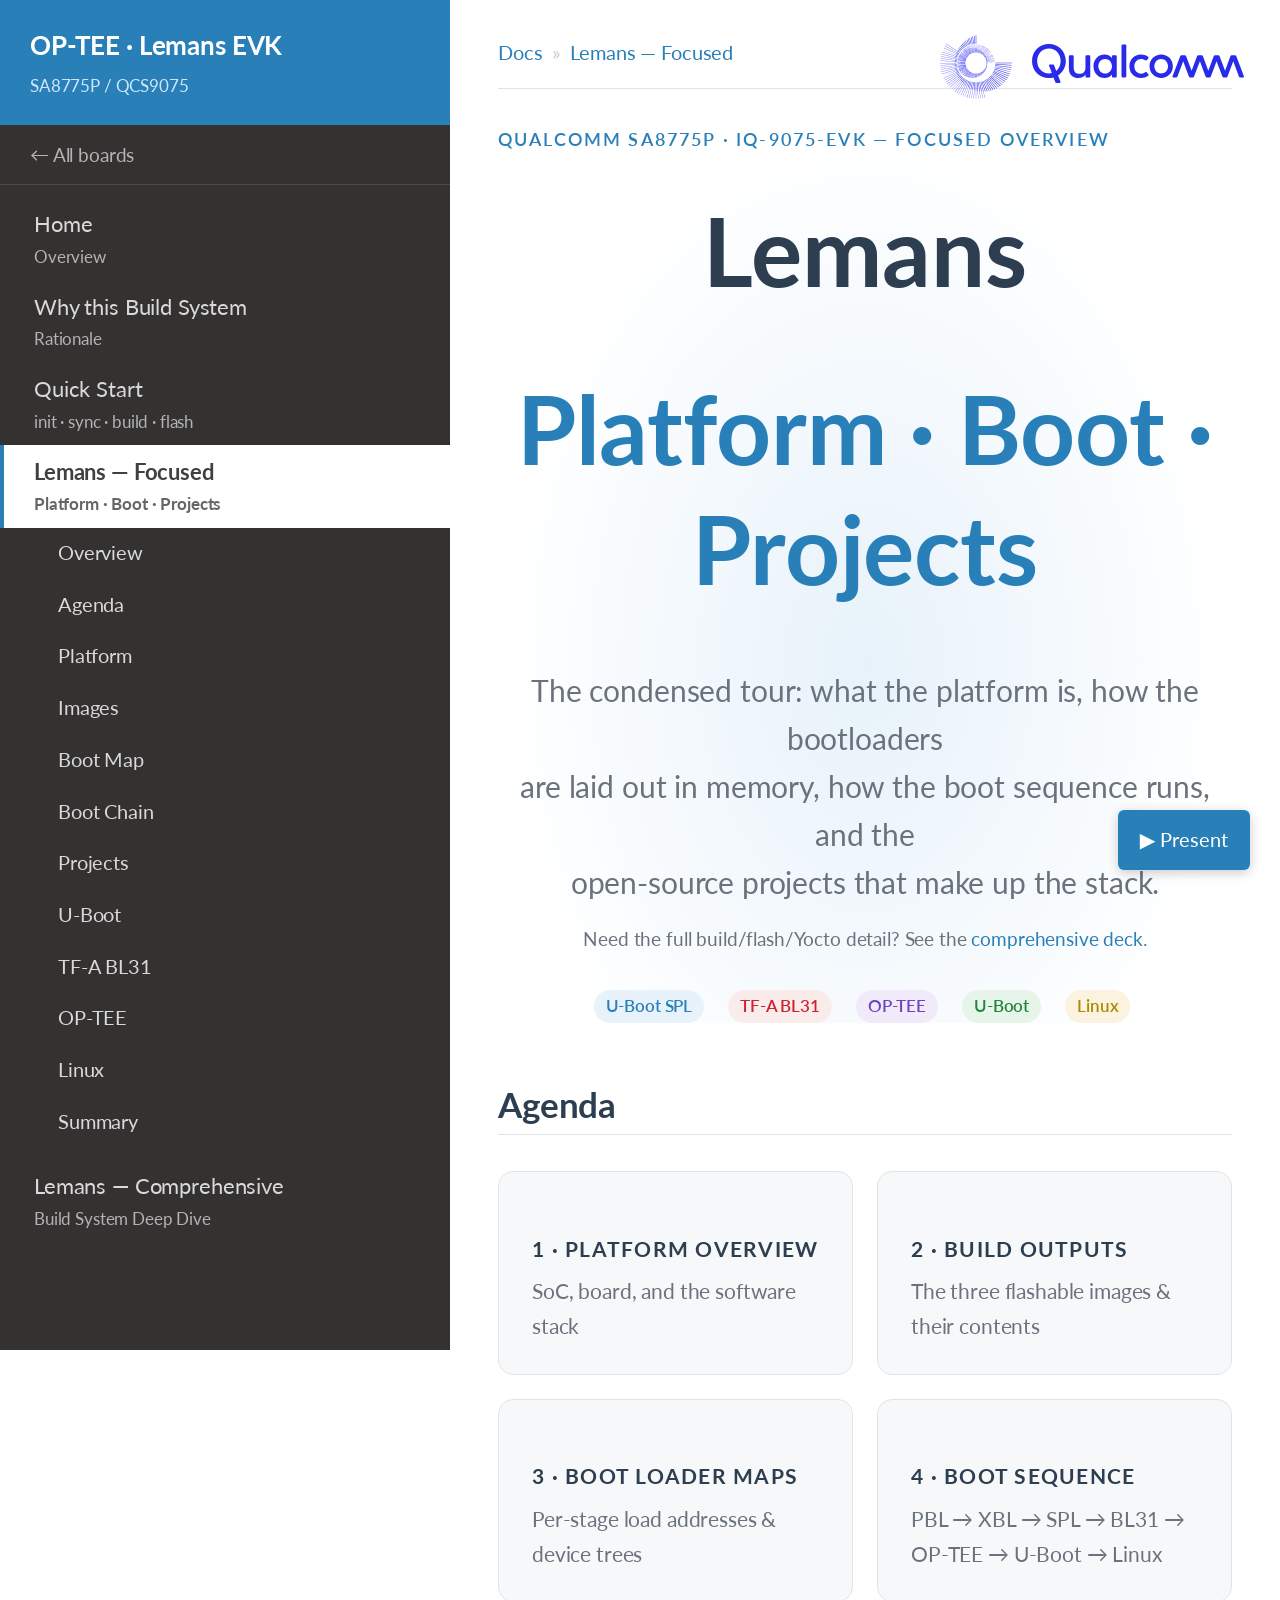
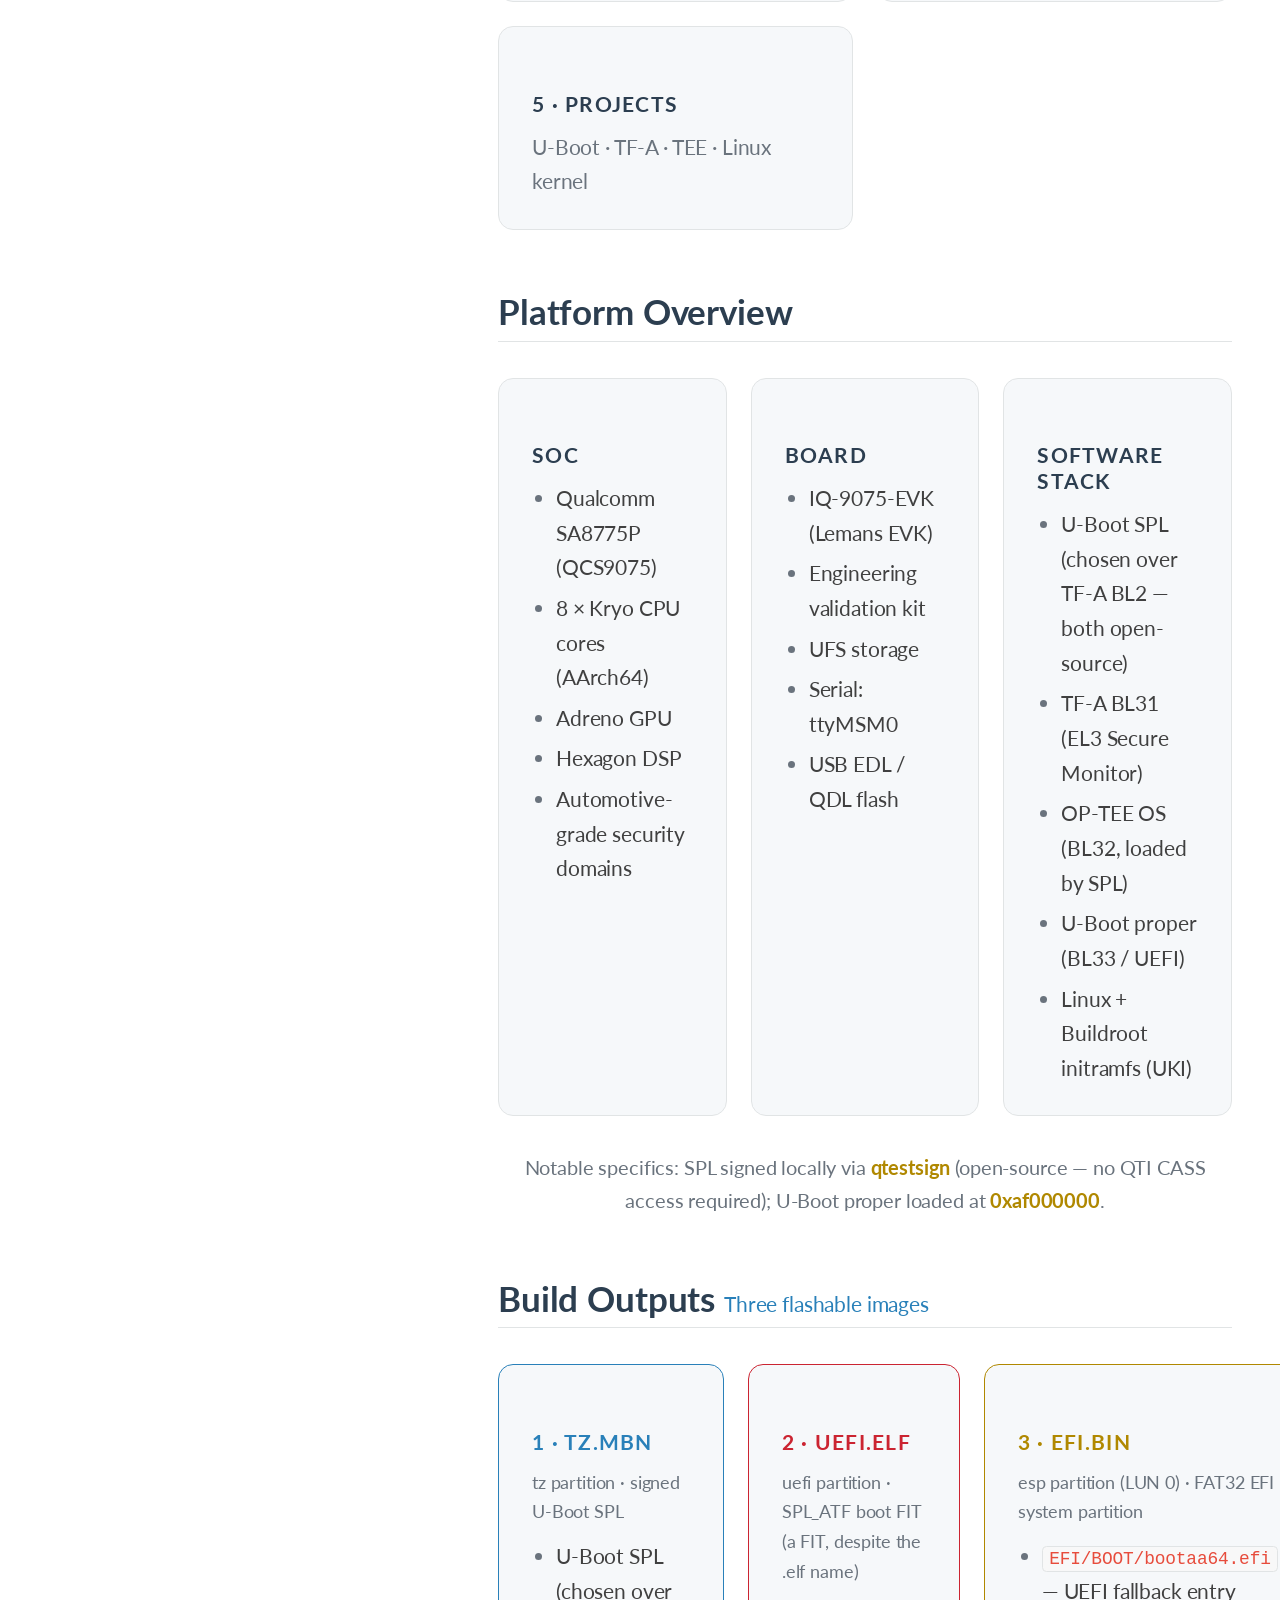
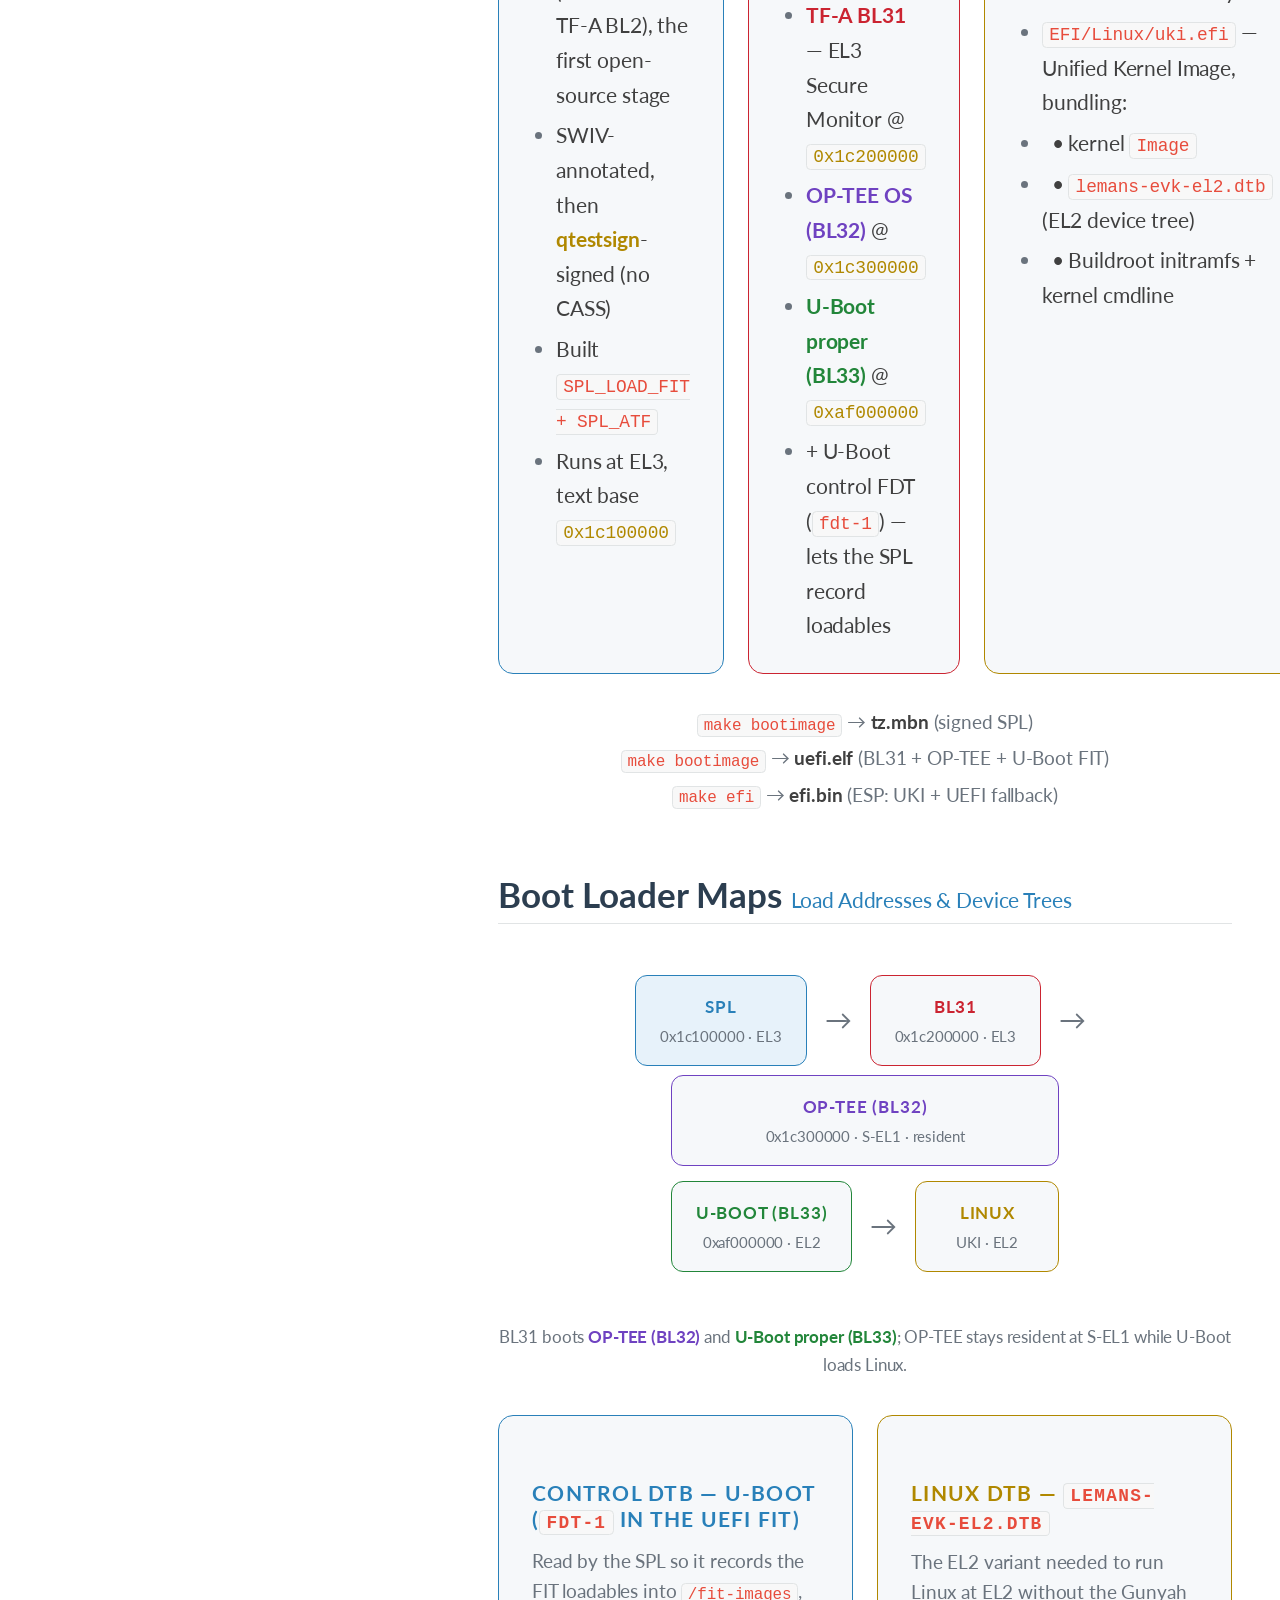
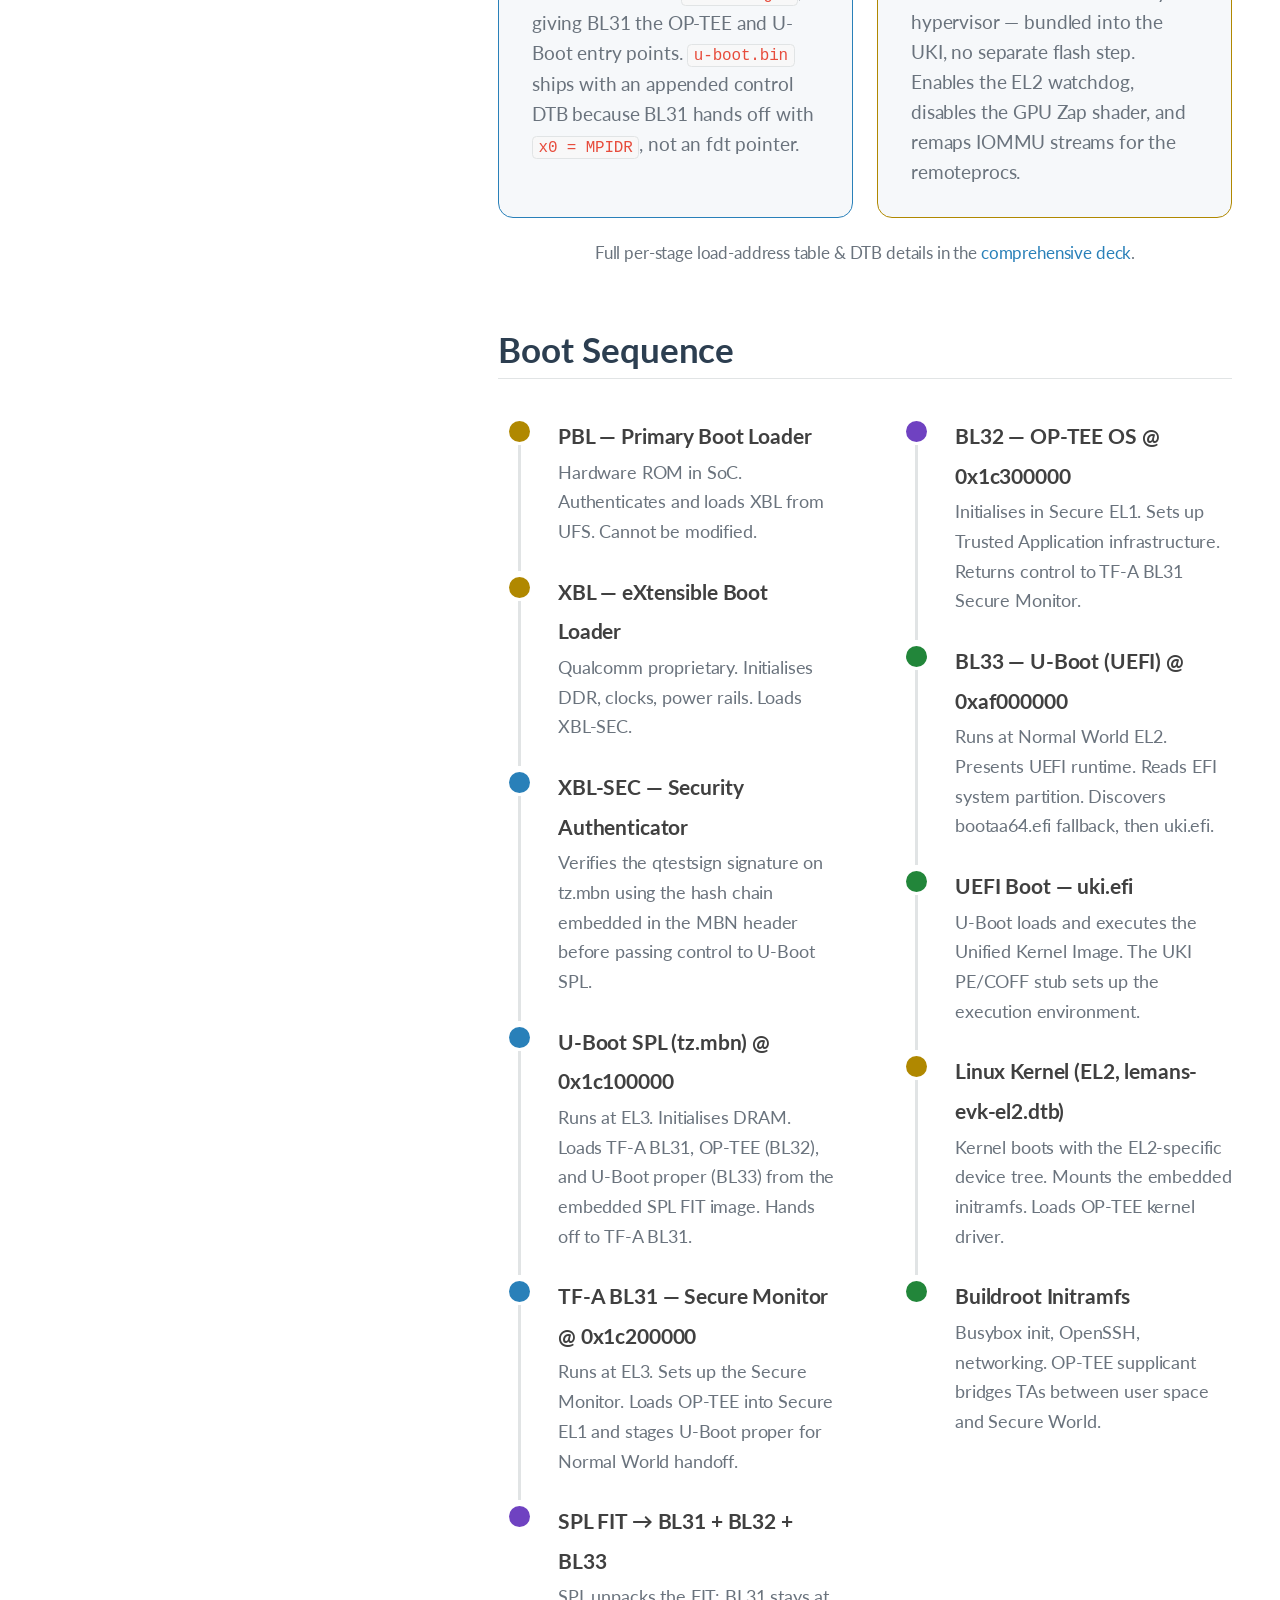
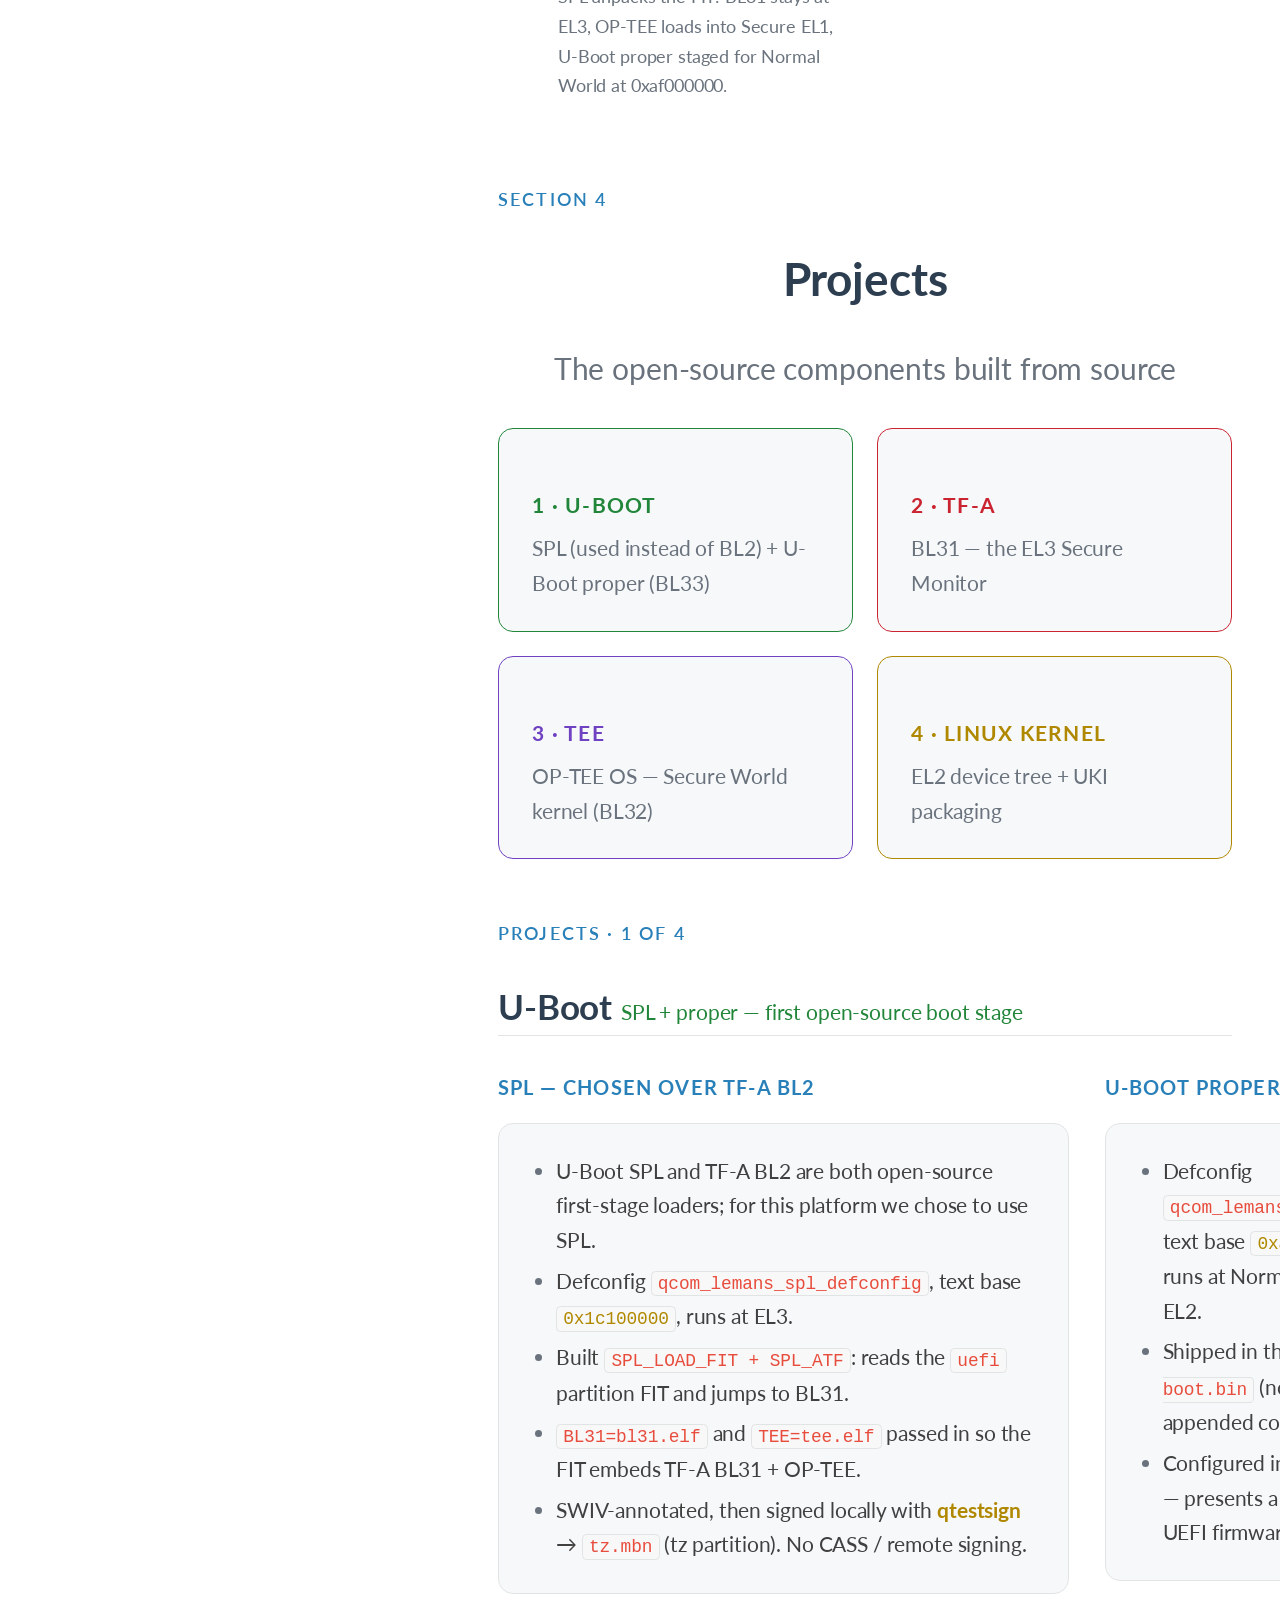
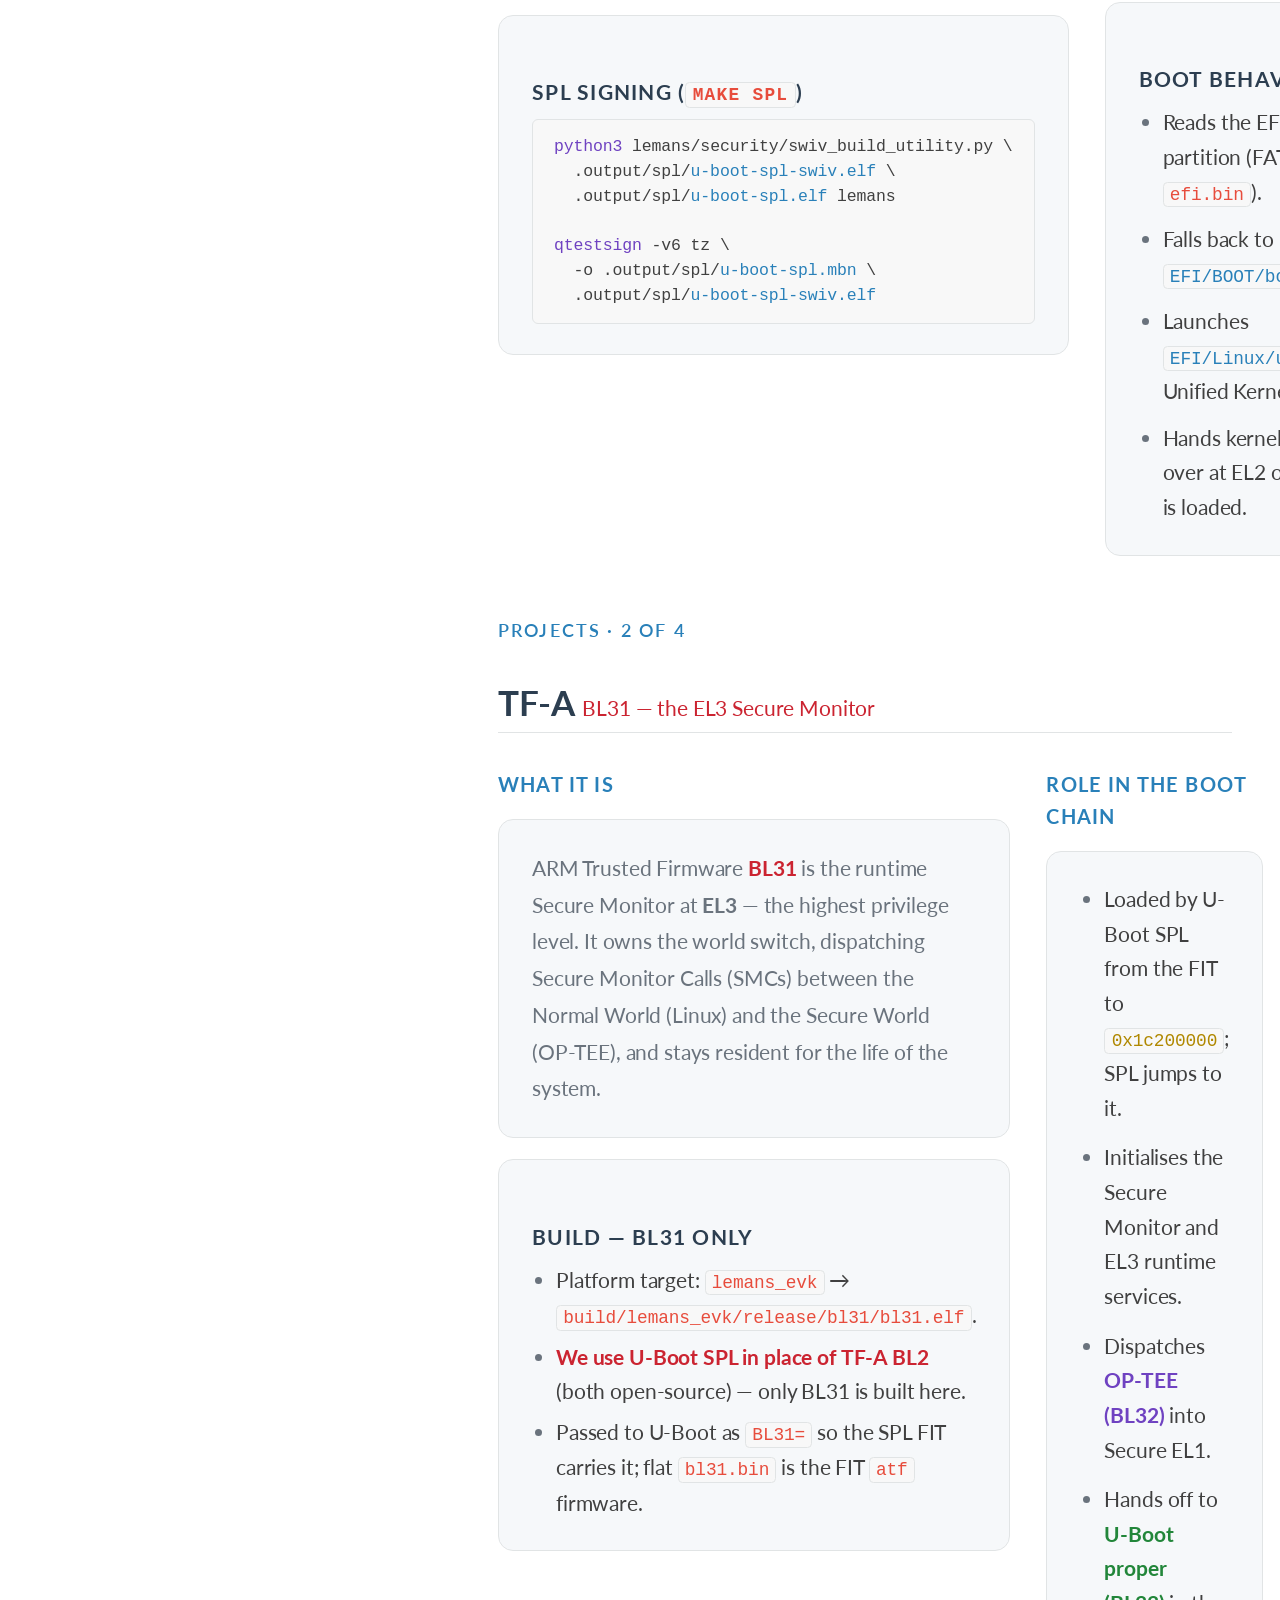
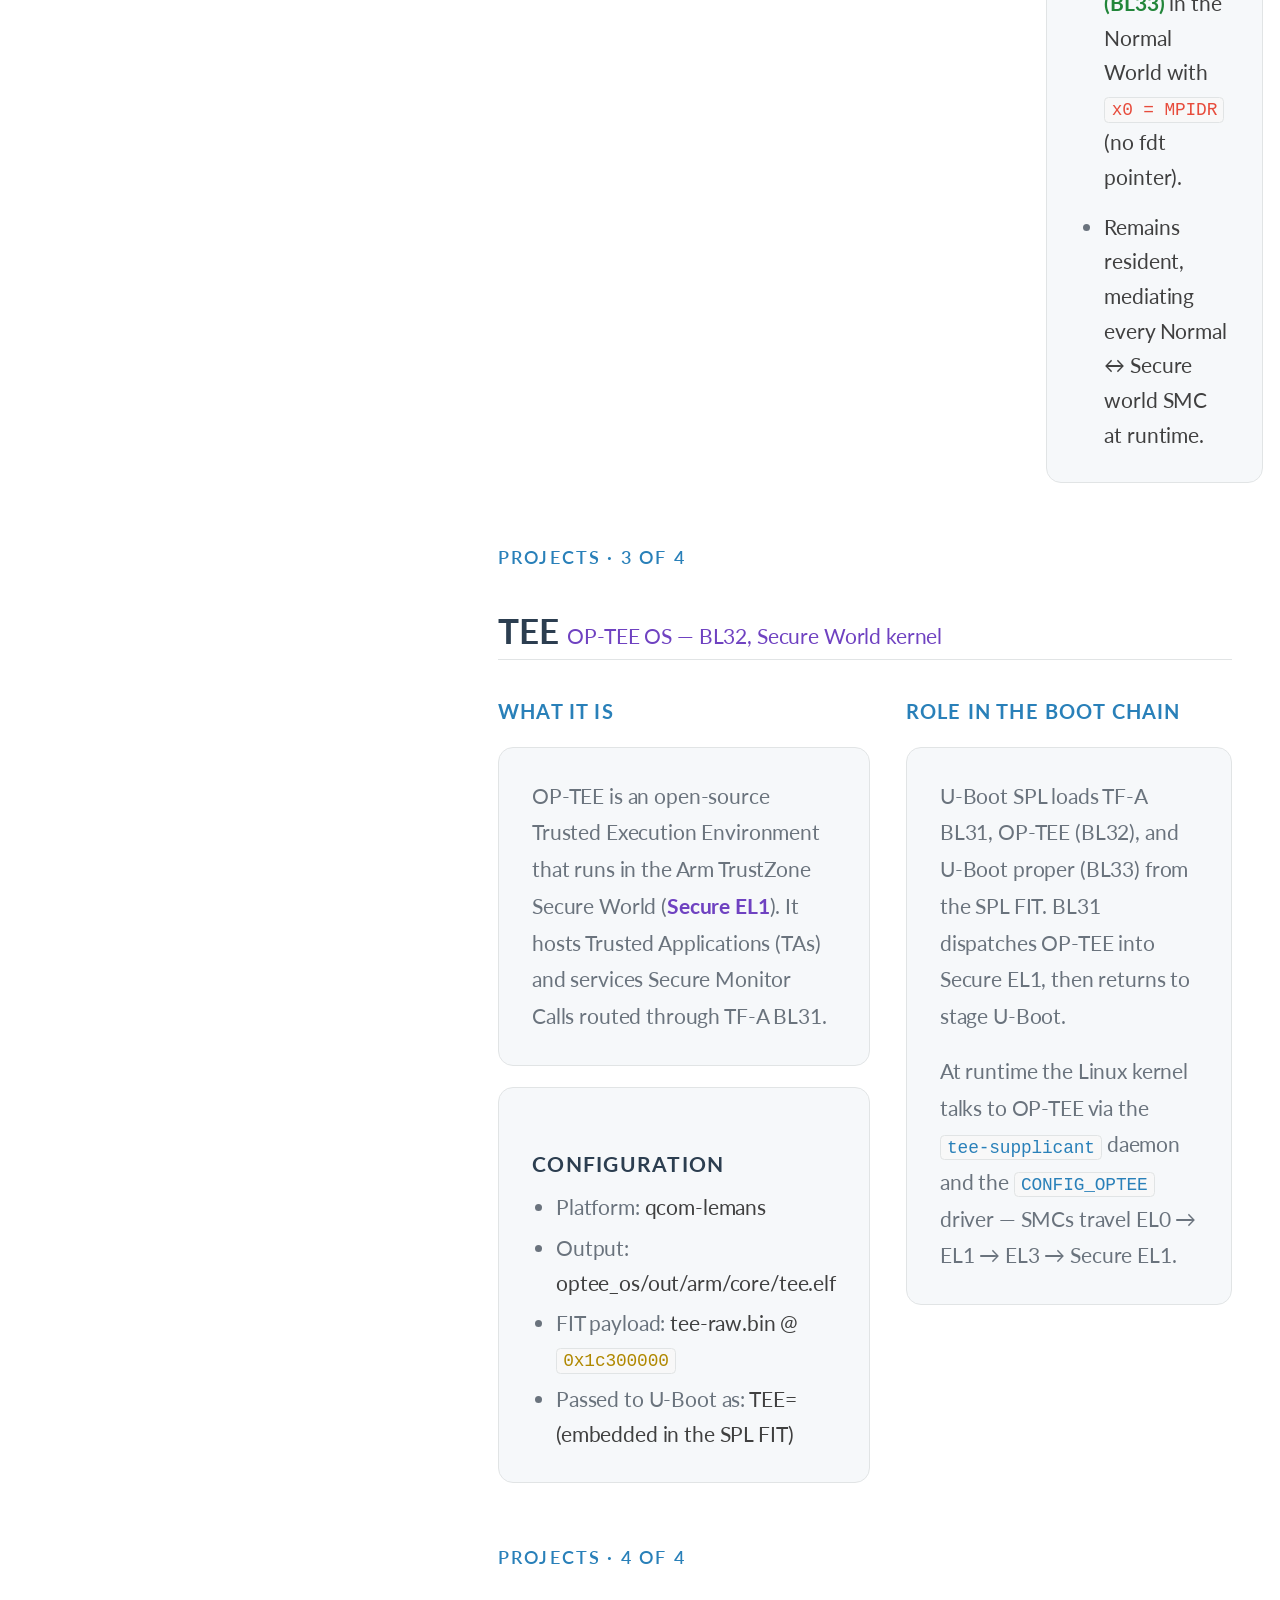
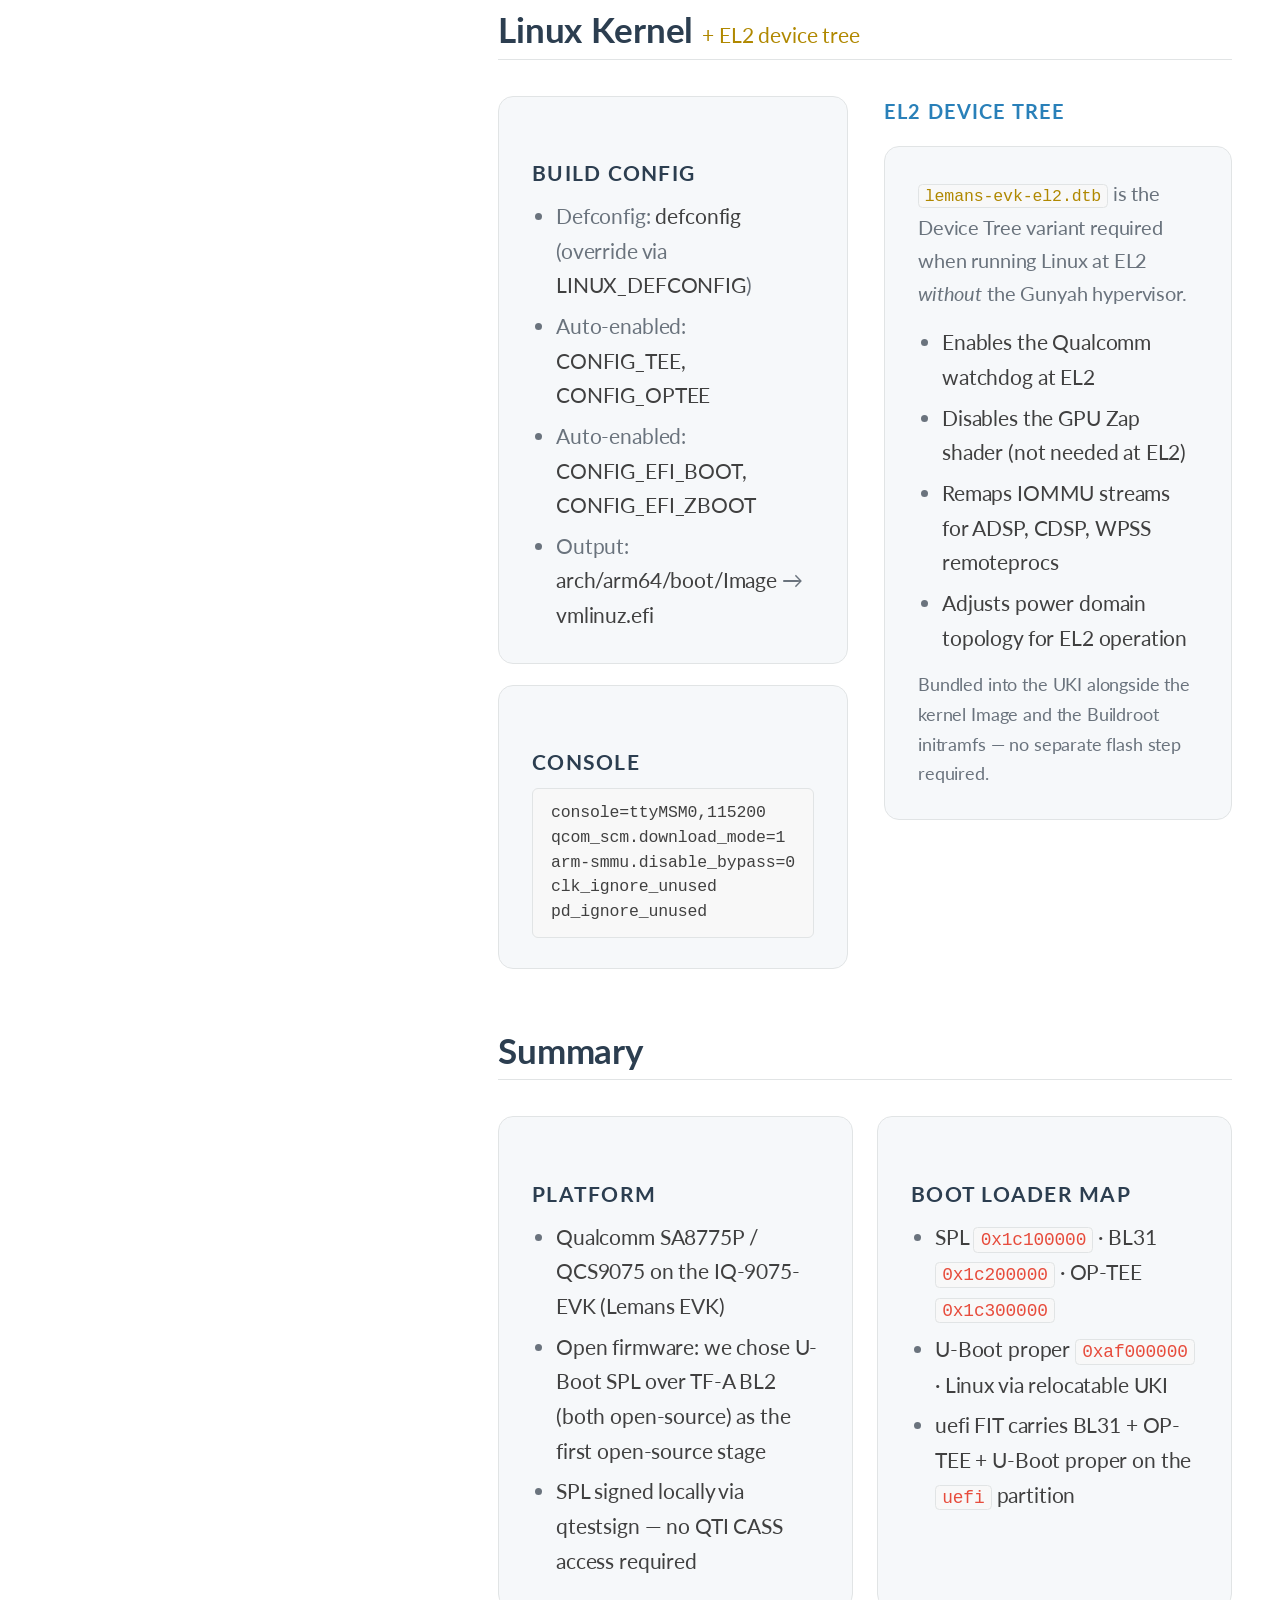
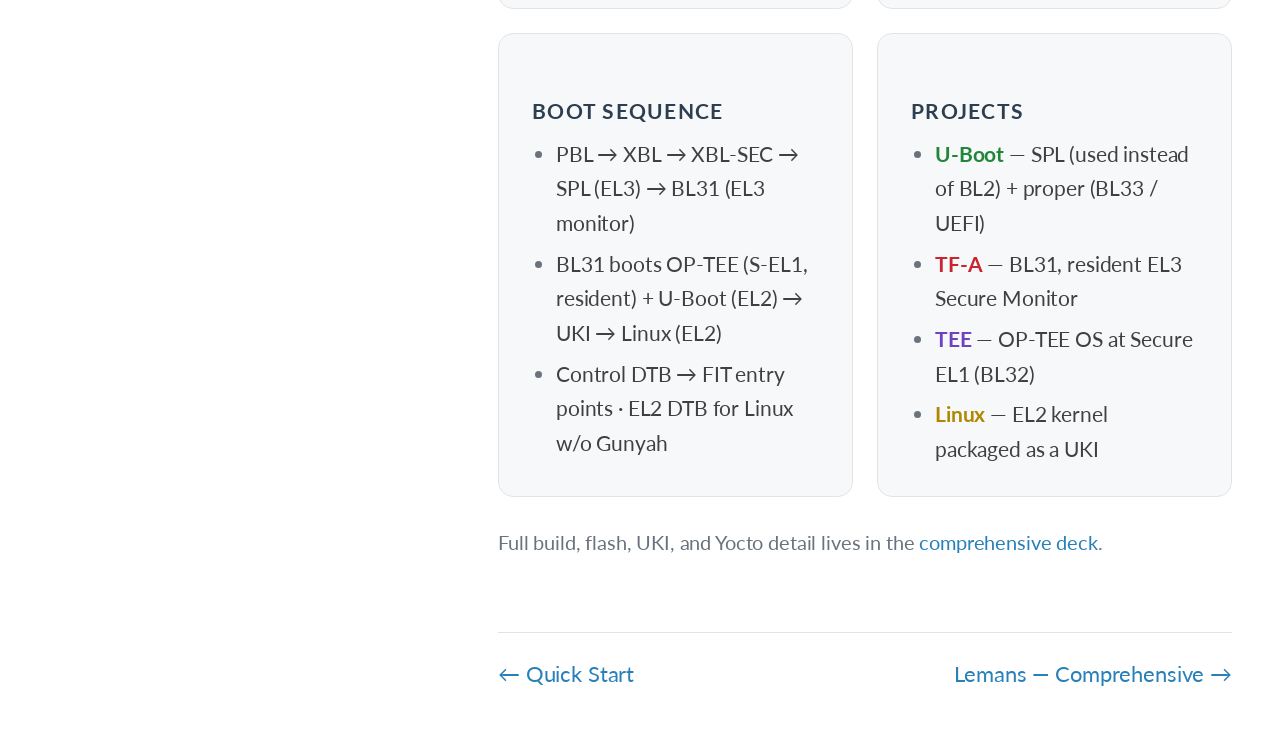
<file: docs/lemans/lemans-focused.html>
<!DOCTYPE html>
<html lang="en">
<head>
<meta charset="UTF-8">
<meta name="viewport" content="width=device-width, initial-scale=1.0">
<title>Lemans — Focused Overview</title>
<link rel="preconnect" href="https://fonts.googleapis.com">
<link rel="preconnect" href="https://fonts.gstatic.com" crossorigin>
<link href="https://fonts.googleapis.com/css2?family=Inter:wght@400;500;600;700&family=JetBrains+Mono:wght@400;600&family=Lato:wght@400;700&display=swap" rel="stylesheet">
<style>
  *, *::before, *::after { box-sizing: border-box; margin: 0; padding: 0; }

  :root {
    --bg:       #ffffff;
    --slide-bg: #f6f8fa;
    --border:   #e1e4e5;
    --text:     #404040;
    --muted:    #6a737d;
    --accent:   #2980b9;
    --green:    #22863a;
    --yellow:   #b08800;
    --red:      #cb2431;
    --purple:   #6f42c1;
    --code-bg:  #f6f8fa;
  }

  html, body {
    height: 100%;
    font-family: 'Inter', -apple-system, BlinkMacSystemFont, 'Segoe UI', system-ui, sans-serif;
    -webkit-font-smoothing: antialiased;
    -moz-osx-font-smoothing: grayscale;
    letter-spacing: -0.006em;
  }

  #deck { position: relative; width: 100vw; height: 100vh; overflow: hidden; }

  section {
    position: absolute;
    inset: 0;
    display: flex;
    flex-direction: column;
    justify-content: center;
    align-items: center;
    padding: 60px 80px;
    opacity: 0;
    transform: translateX(60px);
    transition: opacity .35s ease, transform .35s ease;
    pointer-events: none;
  }
  section.active { opacity: 1; transform: translateX(0); pointer-events: all; }
  section.prev { opacity: 0; transform: translateX(-60px); }

  #progress { position: fixed; bottom: 0; left: 0; height: 3px; background: var(--accent); transition: width .35s ease; z-index: 99; }
  #counter { position: fixed; bottom: 16px; right: 24px; font-size: 12px; color: var(--muted); z-index: 99; font-variant-numeric: tabular-nums; }
  #nav { position: fixed; bottom: 12px; left: 50%; transform: translateX(-50%); display: flex; gap: 10px; z-index: 99; }
  #nav button { background: var(--slide-bg); border: 1px solid var(--border); color: var(--muted); padding: 5px 14px; border-radius: 6px; cursor: pointer; font-size: 13px; transition: background .2s, color .2s; }
  #nav button:hover { background: #e1e4e5; color: var(--text); }
  #nav button:disabled { opacity: .3; cursor: default; }

  .eyebrow { font-size: 12px; font-weight: 600; letter-spacing: .12em; text-transform: uppercase; color: var(--accent); margin-bottom: 12px; }
  h1 { font-size: clamp(28px, 4vw, 52px); font-weight: 700; line-height: 1.15; text-align: center; color: var(--text); }
  h2 { font-size: clamp(20px, 2.8vw, 36px); font-weight: 700; margin-bottom: 28px; color: var(--text); align-self: flex-start; }
  h2 .accent { color: var(--accent); }
  .subtitle { font-size: clamp(14px, 1.8vw, 20px); color: var(--muted); text-align: center; margin-top: 16px; line-height: 1.6; max-width: 680px; }

  .card-grid { display: grid; gap: 16px; width: 100%; max-width: 1000px; }
  .card-grid.cols2 { grid-template-columns: 1fr 1fr; }
  .card-grid.cols3 { grid-template-columns: 1fr 1fr 1fr; }

  .card { background: var(--slide-bg); border: 1px solid var(--border); border-radius: 10px; padding: 20px 22px; }
  .card h3 { font-size: 14px; font-weight: 700; color: var(--accent); margin-bottom: 8px; text-transform: uppercase; letter-spacing: .06em; }
  .card p, .card li { font-size: 14px; color: var(--muted); line-height: 1.65; }
  .card ul { padding-left: 16px; }
  .card li + li { margin-top: 4px; }
  .card li span { color: var(--text); }

  .chain { display: flex; align-items: center; gap: 0; flex-wrap: nowrap; overflow-x: auto; max-width: 100%; padding: 10px 0; }
  .chain-box { flex-shrink: 0; background: var(--slide-bg); border: 1px solid var(--border); border-radius: 8px; padding: 12px 16px; text-align: center; min-width: 96px; }
  .chain-box .cb-label { font-size: 11px; font-weight: 700; letter-spacing: .05em; text-transform: uppercase; color: var(--accent); margin-bottom: 3px; }
  .chain-box .cb-sub { font-size: 10px; color: var(--muted); line-height: 1.4; }
  .chain-box.hl { border-color: var(--accent); background: #e7f2fa; }
  .arrow { flex-shrink: 0; font-size: 18px; color: var(--muted); padding: 0 6px; }

  pre { background: var(--code-bg); border: 1px solid var(--border); border-radius: 8px; padding: 16px 20px; font-family: 'JetBrains Mono', 'SFMono-Regular', Consolas, 'Liberation Mono', monospace; font-size: 12.5px; line-height: 1.6; color: var(--text); overflow-x: auto; width: 100%; max-width: 900px; }
  code { font-family: 'JetBrains Mono', 'SFMono-Regular', Consolas, 'Liberation Mono', monospace; font-size: 0.92em; }
  pre .str { color: var(--green); } pre .cmt { color: var(--muted); font-style: italic; } pre .val { color: var(--accent); } pre .fn { color: var(--purple); }

  .badge { display: inline-block; font-size: 11px; font-weight: 600; padding: 2px 8px; border-radius: 20px; margin-right: 4px; }
  .badge.blue   { background: #e7f2fa; color: var(--accent); }
  .badge.green  { background: #e6f4ea; color: var(--green); }
  .badge.yellow { background: #fbf3e0; color: var(--yellow); }
  .badge.red    { background: #fbecec; color: var(--red); }
  .badge.purple { background: #f0eafb; color: var(--purple); }

  .two-col { display: grid; grid-template-columns: 1fr 1fr; gap: 24px; width: 100%; max-width: 1000px; }
  .col-head { font-size: 13px; font-weight: 700; color: var(--accent); text-transform: uppercase; letter-spacing: .06em; margin-bottom: 12px; }

  .vchain { width: 100%; max-width: 700px; }
  .vchain-row { display: flex; align-items: stretch; gap: 12px; position: relative; }
  .vchain-left { display: flex; flex-direction: column; align-items: center; width: 28px; flex-shrink: 0; }
  .vchain-dot { width: 14px; height: 14px; border-radius: 50%; background: var(--accent); flex-shrink: 0; z-index: 1; margin-top: 4px; }
  .vchain-dot.grn { background: var(--green); } .vchain-dot.yel { background: var(--yellow); } .vchain-dot.pur { background: var(--purple); }
  .vchain-line { flex: 1; width: 2px; background: var(--border); margin: 2px auto 0; }
  .vchain-row:last-child .vchain-line { display: none; }
  .vchain-content { flex: 1; padding-bottom: 16px; }
  .vchain-content strong { font-size: 14px; color: var(--text); }
  .vchain-content small  { font-size: 12px; color: var(--muted); display: block; margin-top: 2px; }

  #s-title { background: radial-gradient(ellipse at 50% 60%, #e7f2fa 0%, var(--bg) 70%); }
  #s-title h1 { font-size: clamp(32px, 5vw, 64px); }
  .tagline { margin-top: 28px; display: flex; gap: 12px; flex-wrap: wrap; justify-content: center; }

  table { width: 100%; max-width: 900px; border-collapse: collapse; font-size: 13px; }

  /* Scroll-mode override: the original deck CSS keeps non-active sections at
     opacity:0/translateX (built for a fullscreen one-slide-at-a-time #deck
     fixed to 100vw/100vh with overflow hidden). In document flow we need
     every section visible and #deck to grow with its content. */
  body.rtd:not(.presenting) #deck { width: auto; height: auto; overflow: visible; }
  body.rtd:not(.presenting) #deck section { opacity: 1; transform: none; pointer-events: all; }
  /* Vertical rhythm between the flow blocks inside each section */
  body.rtd:not(.presenting) #deck section > * + * { margin-top: 1.5rem; }
</style>
<link rel="stylesheet" href="_rtd.css">
</head>
<body class="rtd" data-page="focused" data-deck>
<main class="rtd-doc">
<div id="deck">

<!-- ─── SLIDE 1 — TITLE ─── -->
<section id="s-title" class="active" data-sec data-sec-title="Overview">
  <div class="eyebrow">Qualcomm SA8775P · IQ-9075-EVK — Focused Overview</div>
  <h1>Lemans</h1>
  <h1 style="color:var(--accent)">Platform · Boot · Projects</h1>
  <p class="subtitle">
    The condensed tour: what the platform is, how the bootloaders<br>
    are laid out in memory, how the boot sequence runs, and the<br>
    open-source projects that make up the stack.
  </p>
  <p class="subtitle" style="font-size:0.8em;margin-top:12px;color:var(--muted)">
    Need the full build/flash/Yocto detail? See the
    <a href="lemans.html" style="color:var(--accent)">comprehensive deck</a>.
  </p>
  <div class="tagline">
    <span class="badge blue">U-Boot SPL</span>
    <span class="badge red">TF-A BL31</span>
    <span class="badge purple">OP-TEE</span>
    <span class="badge green">U-Boot</span>
    <span class="badge yellow">Linux</span>
  </div>
</section>

<!-- ─── SLIDE 2 — AGENDA ─── -->
<section id="s-agenda" data-sec data-sec-title="Agenda">
  <h2>Agenda</h2>
  <div class="card-grid cols2" style="max-width:820px">
    <div class="card" onclick="goTo('s-platform')" style="cursor:pointer">
      <h3>1 · Platform Overview</h3>
      <p style="color:var(--muted)">SoC, board, and the software stack</p>
    </div>
    <div class="card" onclick="goTo('s-images')" style="cursor:pointer">
      <h3>2 · Build Outputs</h3>
      <p style="color:var(--muted)">The three flashable images &amp; their contents</p>
    </div>
    <div class="card" onclick="goTo('s-bootmap')" style="cursor:pointer">
      <h3>3 · Boot Loader Maps</h3>
      <p style="color:var(--muted)">Per-stage load addresses &amp; device trees</p>
    </div>
    <div class="card" onclick="goTo('s-boot')" style="cursor:pointer">
      <h3>4 · Boot Sequence</h3>
      <p style="color:var(--muted)">PBL → XBL → SPL → BL31 → OP-TEE → U-Boot → Linux</p>
    </div>
    <div class="card" onclick="goTo('s-projects')" style="cursor:pointer">
      <h3>5 · Projects</h3>
      <p style="color:var(--muted)">U-Boot · TF-A · TEE · Linux kernel</p>
    </div>
  </div>
</section>

<!-- ─── SLIDE 3 — PLATFORM OVERVIEW ─── -->
<section id="s-platform" data-sec data-sec-title="Platform">
  <h2>Platform Overview</h2>
  <div class="card-grid cols3" style="max-width:900px">
    <div class="card">
      <h3>SoC</h3>
      <ul>
        <li><span>Qualcomm SA8775P (QCS9075)</span></li>
        <li><span>8 × Kryo CPU cores (AArch64)</span></li>
        <li><span>Adreno GPU</span></li>
        <li><span>Hexagon DSP</span></li>
        <li><span>Automotive-grade security domains</span></li>
      </ul>
    </div>
    <div class="card">
      <h3>Board</h3>
      <ul>
        <li><span>IQ-9075-EVK (Lemans EVK)</span></li>
        <li><span>Engineering validation kit</span></li>
        <li><span>UFS storage</span></li>
        <li><span>Serial: ttyMSM0</span></li>
        <li><span>USB EDL / QDL flash</span></li>
      </ul>
    </div>
    <div class="card">
      <h3>Software Stack</h3>
      <ul>
        <li><span>U-Boot SPL (chosen over TF-A BL2 — both open-source)</span></li>
        <li><span>TF-A BL31 (EL3 Secure Monitor)</span></li>
        <li><span>OP-TEE OS (BL32, loaded by SPL)</span></li>
        <li><span>U-Boot proper (BL33 / UEFI)</span></li>
        <li><span>Linux + Buildroot initramfs (UKI)</span></li>
      </ul>
    </div>
  </div>
  <p style="margin-top:24px; font-size:13px; color:var(--muted); max-width:700px; text-align:center">
    Notable specifics: SPL signed locally via <strong style="color:var(--yellow)">qtestsign</strong>
    (open-source — no QTI CASS access required);
    U-Boot proper loaded at <strong style="color:var(--yellow)">0xaf000000</strong>.
  </p>
</section>

<!-- ─── SLIDE 3b — BUILD OUTPUTS ─── -->
<section id="s-images" data-sec data-sec-title="Images">
  <h2>Build Outputs <span style="color:var(--accent);font-weight:400;font-size:.6em">Three flashable images</span></h2>
  <div class="card-grid cols3" style="max-width:1000px">

    <div class="card" style="border-color:var(--accent)">
      <h3 style="color:var(--accent)">1 · tz.mbn</h3>
      <p style="font-size:12px; color:var(--muted); margin-bottom:8px">tz partition · signed U-Boot SPL</p>
      <ul style="font-size:12.5px">
        <li><span>U-Boot SPL (chosen over TF-A BL2), the first open-source stage</span></li>
        <li><span>SWIV-annotated, then <strong style="color:var(--yellow)">qtestsign</strong>-signed (no CASS)</span></li>
        <li><span>Built <code>SPL_LOAD_FIT + SPL_ATF</code></span></li>
        <li><span>Runs at EL3, text base <code style="color:var(--yellow)">0x1c100000</code></span></li>
      </ul>
    </div>

    <div class="card" style="border-color:var(--red)">
      <h3 style="color:var(--red)">2 · uefi.elf</h3>
      <p style="font-size:12px; color:var(--muted); margin-bottom:8px">uefi partition · SPL_ATF boot FIT (a FIT, despite the .elf name)</p>
      <ul style="font-size:12.5px">
        <li><span><strong style="color:var(--red)">TF-A BL31</strong> — EL3 Secure Monitor @ <code style="color:var(--yellow)">0x1c200000</code></span></li>
        <li><span><strong style="color:var(--purple)">OP-TEE OS (BL32)</strong> @ <code style="color:var(--yellow)">0x1c300000</code></span></li>
        <li><span><strong style="color:var(--green)">U-Boot proper (BL33)</strong> @ <code style="color:var(--yellow)">0xaf000000</code></span></li>
        <li><span>+ U-Boot control FDT (<code>fdt-1</code>) — lets the SPL record loadables</span></li>
      </ul>
    </div>

    <div class="card" style="border-color:var(--yellow)">
      <h3 style="color:var(--yellow)">3 · efi.bin</h3>
      <p style="font-size:12px; color:var(--muted); margin-bottom:8px">esp partition (LUN 0) · FAT32 EFI system partition</p>
      <ul style="font-size:12.5px">
        <li><span><code>EFI/BOOT/bootaa64.efi</code> — UEFI fallback entry</span></li>
        <li><span><code>EFI/Linux/uki.efi</code> — Unified Kernel Image, bundling:</span></li>
        <li><span>&nbsp;&nbsp;• kernel <code>Image</code></span></li>
        <li><span>&nbsp;&nbsp;• <code>lemans-evk-el2.dtb</code> (EL2 device tree)</span></li>
        <li><span>&nbsp;&nbsp;• Buildroot initramfs + kernel cmdline</span></li>
      </ul>
    </div>

  </div>
  <p style="margin-top:20px; font-size:12.5px; color:var(--muted); max-width:820px; text-align:center; line-height:1.9">
    <code>make bootimage</code> → <strong style="color:var(--text)">tz.mbn</strong> (signed SPL)<br>
    <code>make bootimage</code> → <strong style="color:var(--text)">uefi.elf</strong> (BL31 + OP-TEE + U-Boot FIT)<br>
    <code>make efi</code> → <strong style="color:var(--text)">efi.bin</strong> (ESP: UKI + UEFI fallback)
  </p>
</section>
<section id="s-bootmap" data-sec data-sec-title="Boot Map">
  <h2>Boot Loader Maps <span style="color:var(--accent);font-weight:400;font-size:.6em">Load Addresses &amp; Device Trees</span></h2>

  <div class="chain" style="justify-content:center; flex-wrap:wrap; gap:6px; margin-bottom:10px">
    <div class="chain-box hl" style="border-color:var(--accent)"><div class="cb-label">SPL</div><div class="cb-sub">0x1c100000 · EL3</div></div>
    <div class="arrow">→</div>
    <div class="chain-box" style="border-color:var(--red)"><div class="cb-label" style="color:var(--red)">BL31</div><div class="cb-sub">0x1c200000 · EL3</div></div>
    <div class="arrow">→</div>
    <div style="display:flex; flex-direction:column; gap:10px">
      <div class="chain-box" style="border-color:var(--purple)"><div class="cb-label" style="color:var(--purple)">OP-TEE (BL32)</div><div class="cb-sub">0x1c300000 · S-EL1 · resident</div></div>
      <div style="display:flex; align-items:center; gap:6px">
        <div class="chain-box" style="border-color:var(--green)"><div class="cb-label" style="color:var(--green)">U-Boot (BL33)</div><div class="cb-sub">0xaf000000 · EL2</div></div>
        <div class="arrow">→</div>
        <div class="chain-box" style="border-color:var(--yellow)"><div class="cb-label" style="color:var(--yellow)">Linux</div><div class="cb-sub">UKI · EL2</div></div>
      </div>
    </div>
  </div>
  <p style="font-size:11.5px; color:var(--muted); text-align:center; margin-bottom:16px">
    BL31 boots <strong style="color:var(--purple)">OP-TEE (BL32)</strong> and <strong style="color:var(--green)">U-Boot proper (BL33)</strong>;
    OP-TEE stays resident at S-EL1 while U-Boot loads Linux.
  </p>

  <div class="card-grid cols2" style="max-width:980px">
    <div class="card" style="border-color:var(--accent)">
      <h3 style="color:var(--accent)">Control DTB — U-Boot (<code>fdt-1</code> in the uefi FIT)</h3>
      <p style="font-size:12.5px; color:var(--muted); line-height:1.6">
        Read by the SPL so it records the FIT loadables into <code>/fit-images</code>,
        giving BL31 the OP-TEE and U-Boot entry points. <code>u-boot.bin</code> ships
        with an appended control DTB because BL31 hands off with <code>x0 = MPIDR</code>,
        not an fdt pointer.
      </p>
    </div>
    <div class="card" style="border-color:var(--yellow)">
      <h3 style="color:var(--yellow)">Linux DTB — <code>lemans-evk-el2.dtb</code></h3>
      <p style="font-size:12.5px; color:var(--muted); line-height:1.6">
        The EL2 variant needed to run Linux at EL2 without the Gunyah hypervisor —
        bundled into the UKI, no separate flash step. Enables the EL2 watchdog,
        disables the GPU Zap shader, and remaps IOMMU streams for the remoteprocs.
      </p>
    </div>
  </div>
  <p style="font-size:11.5px; color:var(--muted); text-align:center; margin-top:14px">
    Full per-stage load-address table &amp; DTB details in the
    <a href="lemans.html" style="color:var(--accent)">comprehensive deck</a>.
  </p>
</section>

<!-- ─── SLIDE 5 — BOOT SEQUENCE ─── -->
<section id="s-boot" data-sec data-sec-title="Boot Chain">
  <h2>Boot Sequence</h2>
  <div class="vchain" style="max-width:860px; display:grid; grid-template-columns:1fr 1fr; gap:0 40px">

    <div>
      <div class="vchain-row">
        <div class="vchain-left"><div class="vchain-dot yel"></div><div class="vchain-line"></div></div>
        <div class="vchain-content">
          <strong>PBL — Primary Boot Loader</strong>
          <small>Hardware ROM in SoC. Authenticates and loads XBL from UFS. Cannot be modified.</small>
        </div>
      </div>
      <div class="vchain-row">
        <div class="vchain-left"><div class="vchain-dot yel"></div><div class="vchain-line"></div></div>
        <div class="vchain-content">
          <strong>XBL — eXtensible Boot Loader</strong>
          <small>Qualcomm proprietary. Initialises DDR, clocks, power rails. Loads XBL-SEC.</small>
        </div>
      </div>
      <div class="vchain-row">
        <div class="vchain-left"><div class="vchain-dot"></div><div class="vchain-line"></div></div>
        <div class="vchain-content">
          <strong>XBL-SEC — Security Authenticator</strong>
          <small>Verifies the qtestsign signature on tz.mbn using the hash chain embedded in the MBN header before passing control to U-Boot SPL.</small>
        </div>
      </div>
      <div class="vchain-row">
        <div class="vchain-left"><div class="vchain-dot"></div><div class="vchain-line"></div></div>
        <div class="vchain-content">
          <strong>U-Boot SPL (tz.mbn) @ 0x1c100000</strong>
          <small>Runs at EL3. Initialises DRAM. Loads TF-A BL31, OP-TEE (BL32), and U-Boot proper (BL33) from the embedded SPL FIT image. Hands off to TF-A BL31.</small>
        </div>
      </div>
      <div class="vchain-row">
        <div class="vchain-left"><div class="vchain-dot"></div><div class="vchain-line"></div></div>
        <div class="vchain-content">
          <strong>TF-A BL31 — Secure Monitor @ 0x1c200000</strong>
          <small>Runs at EL3. Sets up the Secure Monitor. Loads OP-TEE into Secure EL1 and stages U-Boot proper for Normal World handoff.</small>
        </div>
      </div>
      <div class="vchain-row">
        <div class="vchain-left"><div class="vchain-dot pur"></div><div class="vchain-line"></div></div>
        <div class="vchain-content">
          <strong>SPL FIT → BL31 + BL32 + BL33</strong>
          <small>SPL unpacks the FIT: BL31 stays at EL3, OP-TEE loads into Secure EL1, U-Boot proper staged for Normal World at 0xaf000000.</small>
        </div>
      </div>
    </div>

    <div>
      <div class="vchain-row">
        <div class="vchain-left"><div class="vchain-dot pur"></div><div class="vchain-line"></div></div>
        <div class="vchain-content">
          <strong>BL32 — OP-TEE OS @ 0x1c300000</strong>
          <small>Initialises in Secure EL1. Sets up Trusted Application infrastructure. Returns control to TF-A BL31 Secure Monitor.</small>
        </div>
      </div>
      <div class="vchain-row">
        <div class="vchain-left"><div class="vchain-dot grn"></div><div class="vchain-line"></div></div>
        <div class="vchain-content">
          <strong>BL33 — U-Boot (UEFI) @ 0xaf000000</strong>
          <small>Runs at Normal World EL2. Presents UEFI runtime. Reads EFI system partition. Discovers bootaa64.efi fallback, then uki.efi.</small>
        </div>
      </div>
      <div class="vchain-row">
        <div class="vchain-left"><div class="vchain-dot grn"></div><div class="vchain-line"></div></div>
        <div class="vchain-content">
          <strong>UEFI Boot — uki.efi</strong>
          <small>U-Boot loads and executes the Unified Kernel Image. The UKI PE/COFF stub sets up the execution environment.</small>
        </div>
      </div>
      <div class="vchain-row">
        <div class="vchain-left"><div class="vchain-dot yel"></div><div class="vchain-line"></div></div>
        <div class="vchain-content">
          <strong>Linux Kernel (EL2, lemans-evk-el2.dtb)</strong>
          <small>Kernel boots with the EL2-specific device tree. Mounts the embedded initramfs. Loads OP-TEE kernel driver.</small>
        </div>
      </div>
      <div class="vchain-row">
        <div class="vchain-left"><div class="vchain-dot grn"></div><div class="vchain-line"></div></div>
        <div class="vchain-content">
          <strong>Buildroot Initramfs</strong>
          <small>Busybox init, OpenSSH, networking. OP-TEE supplicant bridges TAs between user space and Secure World.</small>
        </div>
      </div>
    </div>

  </div>
</section>

<!-- ─── SLIDE 6 — PROJECTS (divider) ─── -->
<section id="s-projects" data-sec data-sec-title="Projects">
  <div class="eyebrow">Section 4</div>
  <h1 style="margin-bottom:8px">Projects</h1>
  <p class="subtitle" style="margin-bottom:24px">The open-source components built from source</p>
  <div class="card-grid cols2" style="max-width:820px">
    <div class="card" onclick="goTo('s-uboot')" style="cursor:pointer; border-color:var(--green)">
      <h3 style="color:var(--green)">1 · U-Boot</h3>
      <p style="color:var(--muted)">SPL (used instead of BL2) + U-Boot proper (BL33)</p>
    </div>
    <div class="card" onclick="goTo('s-tfa')" style="cursor:pointer; border-color:var(--red)">
      <h3 style="color:var(--red)">2 · TF-A</h3>
      <p style="color:var(--muted)">BL31 — the EL3 Secure Monitor</p>
    </div>
    <div class="card" onclick="goTo('s-tee')" style="cursor:pointer; border-color:var(--purple)">
      <h3 style="color:var(--purple)">3 · TEE</h3>
      <p style="color:var(--muted)">OP-TEE OS — Secure World kernel (BL32)</p>
    </div>
    <div class="card" onclick="goTo('s-linux')" style="cursor:pointer; border-color:var(--yellow)">
      <h3 style="color:var(--yellow)">4 · Linux Kernel</h3>
      <p style="color:var(--muted)">EL2 device tree + UKI packaging</p>
    </div>
  </div>
</section>

<!-- ─── SLIDE 7 — PROJECTS · U-BOOT ─── -->
<section id="s-uboot" data-sec data-sec-title="U-Boot">
  <div class="eyebrow">Projects · 1 of 4</div>
  <h2>U-Boot <span style="color:var(--green);font-weight:400;font-size:.6em">SPL + proper — first open-source boot stage</span></h2>
  <div class="two-col" style="align-items:start">
    <div>
      <div class="col-head">SPL — chosen over TF-A BL2</div>
      <div class="card" style="margin-bottom:14px">
        <ul style="font-size:13px">
          <li><span>U-Boot SPL and TF-A BL2 are both open-source first-stage loaders; for this platform we chose to use SPL.</span></li>
          <li><span>Defconfig <code>qcom_lemans_spl_defconfig</code>, text base <code style="color:var(--yellow)">0x1c100000</code>, runs at EL3.</span></li>
          <li><span>Built <code>SPL_LOAD_FIT + SPL_ATF</code>: reads the <code>uefi</code> partition FIT and jumps to BL31.</span></li>
          <li><span><code>BL31=bl31.elf</code> and <code>TEE=tee.elf</code> passed in so the FIT embeds TF-A BL31 + OP-TEE.</span></li>
          <li><span>SWIV-annotated, then signed locally with <strong style="color:var(--yellow)">qtestsign</strong> → <code>tz.mbn</code> (tz partition). No CASS / remote signing.</span></li>
        </ul>
      </div>
      <div class="card">
        <h3>SPL signing (<code>make spl</code>)</h3>
        <pre style="font-size:11px; padding:10px 14px; max-width:none"><span class="fn">python3</span> lemans/security/swiv_build_utility.py \
  .output/spl/<span class="val">u-boot-spl-swiv.elf</span> \
  .output/spl/<span class="val">u-boot-spl.elf</span> lemans

<span class="fn">qtestsign</span> -v6 tz \
  -o .output/spl/<span class="val">u-boot-spl.mbn</span> \
  .output/spl/<span class="val">u-boot-spl-swiv.elf</span></pre>
      </div>
    </div>
    <div>
      <div class="col-head">U-Boot proper — BL33 / UEFI</div>
      <div class="card" style="margin-bottom:14px">
        <ul style="font-size:13px">
          <li><span>Defconfig <code>qcom_lemans_defconfig</code>, text base <code style="color:var(--yellow)">0xaf000000</code>, runs at Normal World EL2.</span></li>
          <li><span>Shipped in the FIT as <code>u-boot.bin</code> (nodtb + appended control DTB).</span></li>
          <li><span>Configured in UEFI mode — presents a standard UEFI firmware interface.</span></li>
        </ul>
      </div>
      <div class="card">
        <h3>Boot behaviour</h3>
        <ul style="font-size:13px">
          <li style="margin-bottom:8px"><span>Reads the EFI system partition (FAT32 <code>efi.bin</code>).</span></li>
          <li style="margin-bottom:8px"><span>Falls back to <code style="color:var(--accent)">EFI/BOOT/bootaa64.efi</code>.</span></li>
          <li style="margin-bottom:8px"><span>Launches <code style="color:var(--accent)">EFI/Linux/uki.efi</code> (the Unified Kernel Image).</span></li>
          <li><span>Hands kernel execution over at EL2 once the UKI is loaded.</span></li>
        </ul>
      </div>
    </div>
  </div>
</section>

<!-- ─── SLIDE 8 — PROJECTS · TF-A ─── -->
<section id="s-tfa" data-sec data-sec-title="TF-A BL31">
  <div class="eyebrow">Projects · 2 of 4</div>
  <h2>TF-A <span style="color:var(--red);font-weight:400;font-size:.6em">BL31 — the EL3 Secure Monitor</span></h2>
  <div class="two-col" style="align-items:start">
    <div>
      <div class="col-head">What it is</div>
      <div class="card" style="margin-bottom:14px">
        <p style="line-height:1.75">
          ARM Trusted Firmware <strong style="color:var(--red)">BL31</strong> is the runtime
          Secure Monitor at <strong>EL3</strong> — the highest privilege level. It owns the
          world switch, dispatching Secure Monitor Calls (SMCs) between the Normal World
          (Linux) and the Secure World (OP-TEE), and stays resident for the life of the system.
        </p>
      </div>
      <div class="card">
        <h3>Build — BL31 only</h3>
        <ul style="font-size:13px">
          <li><span>Platform target: <code>lemans_evk</code> → <code>build/lemans_evk/release/bl31/bl31.elf</code>.</span></li>
          <li><span><strong style="color:var(--red)">We use U-Boot SPL in place of TF-A BL2</strong> (both open-source) — only BL31 is built here.</span></li>
          <li><span>Passed to U-Boot as <code>BL31=</code> so the SPL FIT carries it; flat <code>bl31.bin</code> is the FIT <code>atf</code> firmware.</span></li>
        </ul>
      </div>
    </div>
    <div>
      <div class="col-head">Role in the boot chain</div>
      <div class="card">
        <ul style="font-size:13px">
          <li style="margin-bottom:10px"><span>Loaded by U-Boot SPL from the FIT to <code style="color:var(--yellow)">0x1c200000</code>; SPL jumps to it.</span></li>
          <li style="margin-bottom:10px"><span>Initialises the Secure Monitor and EL3 runtime services.</span></li>
          <li style="margin-bottom:10px"><span>Dispatches <strong style="color:var(--purple)">OP-TEE (BL32)</strong> into Secure EL1.</span></li>
          <li style="margin-bottom:10px"><span>Hands off to <strong style="color:var(--green)">U-Boot proper (BL33)</strong> in the Normal World with <code>x0 = MPIDR</code> (no fdt pointer).</span></li>
          <li><span>Remains resident, mediating every Normal ↔ Secure world SMC at runtime.</span></li>
        </ul>
      </div>
    </div>
  </div>
</section>

<!-- ─── SLIDE 9 — PROJECTS · TEE ─── -->
<section id="s-tee" data-sec data-sec-title="OP-TEE">
  <div class="eyebrow">Projects · 3 of 4</div>
  <h2>TEE <span style="color:var(--purple);font-weight:400;font-size:.6em">OP-TEE OS — BL32, Secure World kernel</span></h2>
  <div class="two-col" style="align-items:start">
    <div>
      <div class="col-head">What it is</div>
      <div class="card" style="margin-bottom:14px">
        <p style="line-height:1.75">
          OP-TEE is an open-source Trusted Execution Environment that runs in the Arm
          TrustZone Secure World (<strong style="color:var(--purple)">Secure EL1</strong>).
          It hosts Trusted Applications (TAs) and services Secure Monitor Calls routed
          through TF-A BL31.
        </p>
      </div>
      <div class="card">
        <h3>Configuration</h3>
        <ul style="font-size:13px">
          <li>Platform: <span>qcom-lemans</span></li>
          <li>Output: <span>optee_os/out/arm/core/tee.elf</span></li>
          <li>FIT payload: <span>tee-raw.bin @ <code style="color:var(--yellow)">0x1c300000</code></span></li>
          <li>Passed to U-Boot as: <span>TEE= (embedded in the SPL FIT)</span></li>
        </ul>
      </div>
    </div>
    <div>
      <div class="col-head">Role in the boot chain</div>
      <div class="card">
        <p style="margin-bottom:12px; line-height:1.75">
          U-Boot SPL loads TF-A BL31, OP-TEE (BL32), and U-Boot proper (BL33) from the
          SPL FIT. BL31 dispatches OP-TEE into Secure EL1, then returns to stage U-Boot.
        </p>
        <p style="line-height:1.75">
          At runtime the Linux kernel talks to OP-TEE via the
          <code style="color:var(--accent)">tee-supplicant</code> daemon and the
          <code style="color:var(--accent)">CONFIG_OPTEE</code> driver — SMCs travel
          EL0 → EL1 → EL3 → Secure EL1.
        </p>
      </div>
    </div>
  </div>
</section>

<!-- ─── SLIDE 10 — PROJECTS · LINUX ─── -->
<section id="s-linux" data-sec data-sec-title="Linux">
  <div class="eyebrow">Projects · 4 of 4</div>
  <h2>Linux Kernel <span style="color:var(--yellow);font-weight:400;font-size:.6em">+ EL2 device tree</span></h2>
  <div class="two-col" style="align-items:start">
    <div>
      <div class="card" style="margin-bottom:14px">
        <h3>Build Config</h3>
        <ul style="font-size:13px">
          <li>Defconfig: <span>defconfig</span> (override via <span>LINUX_DEFCONFIG</span>)</li>
          <li>Auto-enabled: <span>CONFIG_TEE, CONFIG_OPTEE</span></li>
          <li>Auto-enabled: <span>CONFIG_EFI_BOOT, CONFIG_EFI_ZBOOT</span></li>
          <li>Output: <span>arch/arm64/boot/Image</span> → <span>vmlinuz.efi</span></li>
        </ul>
      </div>
      <div class="card">
        <h3>Console</h3>
        <pre style="font-size:11px; padding:8px 12px">console=ttyMSM0,115200
qcom_scm.download_mode=1
arm-smmu.disable_bypass=0
clk_ignore_unused
pd_ignore_unused</pre>
      </div>
    </div>
    <div>
      <div class="col-head">EL2 Device Tree</div>
      <div class="card">
        <p style="margin-bottom:10px; line-height:1.7; font-size:13px">
          <code style="color:var(--yellow)">lemans-evk-el2.dtb</code> is the Device Tree
          variant required when running Linux at EL2 <em>without</em> the Gunyah hypervisor.
        </p>
        <ul style="font-size:13px">
          <li><span>Enables the Qualcomm watchdog at EL2</span></li>
          <li><span>Disables the GPU Zap shader (not needed at EL2)</span></li>
          <li><span>Remaps IOMMU streams for ADSP, CDSP, WPSS remoteprocs</span></li>
          <li><span>Adjusts power domain topology for EL2 operation</span></li>
        </ul>
        <p style="margin-top:10px; font-size:12px; color:var(--muted)">
          Bundled into the UKI alongside the kernel Image and the Buildroot
          initramfs — no separate flash step required.
        </p>
      </div>
    </div>
  </div>
</section>

<!-- ─── SLIDE 11 — SUMMARY ─── -->
<section id="s-summary" data-sec data-sec-title="Summary">
  <h2>Summary</h2>
  <div class="card-grid cols2" style="max-width:900px">
    <div class="card">
      <h3>Platform</h3>
      <ul>
        <li><span>Qualcomm SA8775P / QCS9075 on the IQ-9075-EVK (Lemans EVK)</span></li>
        <li><span>Open firmware: we chose U-Boot SPL over TF-A BL2 (both open-source) as the first open-source stage</span></li>
        <li><span>SPL signed locally via qtestsign — no QTI CASS access required</span></li>
      </ul>
    </div>
    <div class="card">
      <h3>Boot Loader Map</h3>
      <ul>
        <li><span>SPL <code>0x1c100000</code> · BL31 <code>0x1c200000</code> · OP-TEE <code>0x1c300000</code></span></li>
        <li><span>U-Boot proper <code>0xaf000000</code> · Linux via relocatable UKI</span></li>
        <li><span>uefi FIT carries BL31 + OP-TEE + U-Boot proper on the <code>uefi</code> partition</span></li>
      </ul>
    </div>
    <div class="card">
      <h3>Boot Sequence</h3>
      <ul>
        <li><span>PBL → XBL → XBL-SEC → SPL (EL3) → BL31 (EL3 monitor)</span></li>
        <li><span>BL31 boots OP-TEE (S-EL1, resident) + U-Boot (EL2) → UKI → Linux (EL2)</span></li>
        <li><span>Control DTB → FIT entry points · EL2 DTB for Linux w/o Gunyah</span></li>
      </ul>
    </div>
    <div class="card">
      <h3>Projects</h3>
      <ul>
        <li><span><strong style="color:var(--green)">U-Boot</strong> — SPL (used instead of BL2) + proper (BL33 / UEFI)</span></li>
        <li><span><strong style="color:var(--red)">TF-A</strong> — BL31, resident EL3 Secure Monitor</span></li>
        <li><span><strong style="color:var(--purple)">TEE</strong> — OP-TEE OS at Secure EL1 (BL32)</span></li>
        <li><span><strong style="color:var(--yellow)">Linux</strong> — EL2 kernel packaged as a UKI</span></li>
      </ul>
    </div>
  </div>
  <p style="margin-top:20px; font-size:13px; color:var(--muted)">
    Full build, flash, UKI, and Yocto detail lives in the
    <a href="lemans.html" style="color:var(--accent)">comprehensive deck</a>.
  </p>
</section>

</div><!-- #deck -->

<div id="progress"></div>
<div id="counter"></div>
<div id="nav">
  <button id="btn-prev">← Prev</button>
  <button id="btn-next">Next →</button>
</div>

</main>
<script>
  const slides = Array.from(document.querySelectorAll('section'));
  let cur = 0;

  function goTo(id) {
    const target = document.getElementById(id);
    if (!target) return;
    if (!document.body.classList.contains('presenting')) {
      target.scrollIntoView({ behavior: 'smooth', block: 'start' });
      return;
    }
    const idx = slides.indexOf(target);
    if (idx >= 0) go(idx);
  }

  function go(n) {
    slides[cur].classList.remove('active');
    slides[cur].classList.add('prev');
    setTimeout(() => slides[cur < n ? cur : n].classList.remove('prev'), 380);
    cur = n;
    window.__deckCur = cur;
    slides[cur].classList.add('active');
    document.getElementById('progress').style.width = ((cur / (slides.length - 1)) * 100) + '%';
    document.getElementById('counter').textContent = (cur + 1) + ' / ' + slides.length;
    document.getElementById('btn-prev').disabled = cur === 0;
    document.getElementById('btn-next').disabled = cur === slides.length - 1;
  }

  window.__deckGo = go; window.__deckCur = 0;

  document.getElementById('btn-next').onclick = () => { if (cur < slides.length - 1) go(cur + 1); };
  document.getElementById('btn-prev').onclick = () => { if (cur > 0) go(cur - 1); };

  document.addEventListener('keydown', e => {
    if (!document.body.classList.contains('presenting')) return;
    if (e.key === 'ArrowRight' || e.key === 'ArrowDown' || e.key === ' ') {
      e.preventDefault(); if (cur < slides.length - 1) go(cur + 1);
    } else if (e.key === 'ArrowLeft' || e.key === 'ArrowUp') {
      e.preventDefault(); if (cur > 0) go(cur - 1);
    }
  });
</script>
<script src="_rtd.js"></script>
</body>
</html>
</file>
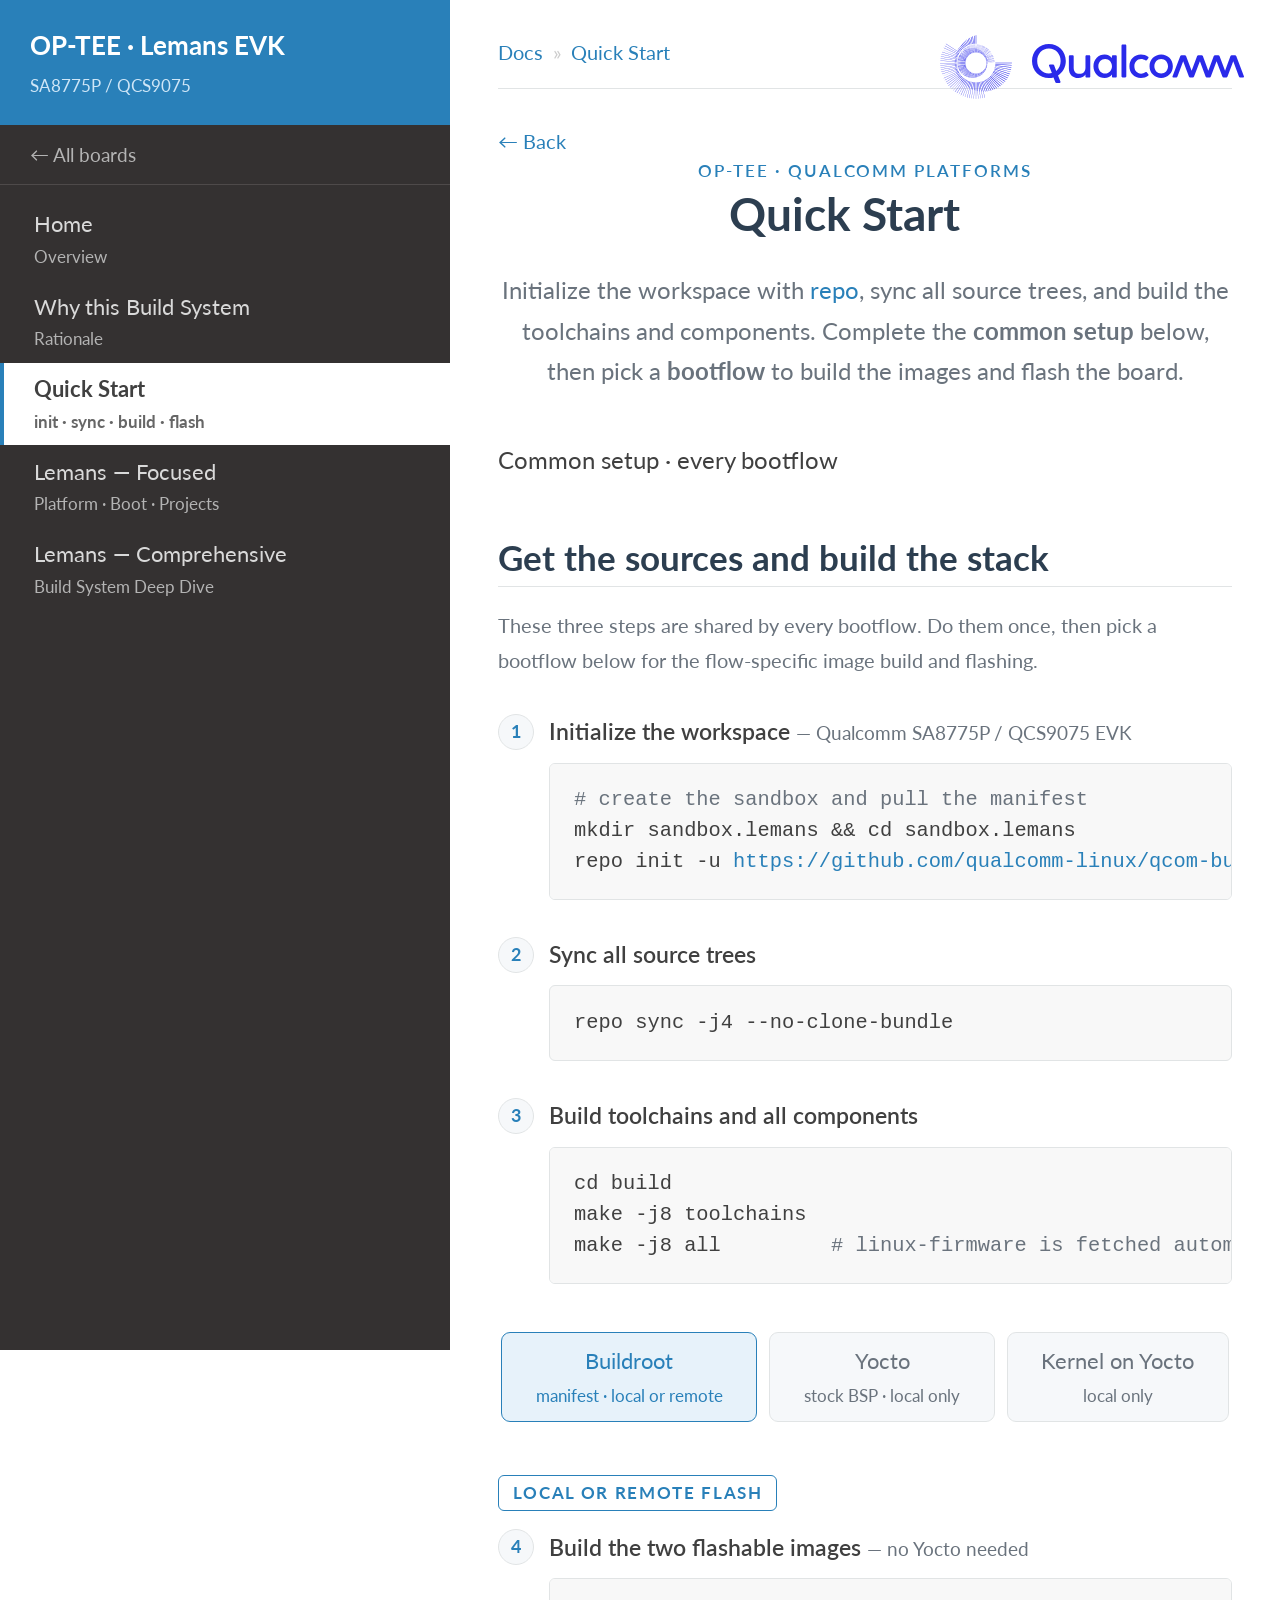
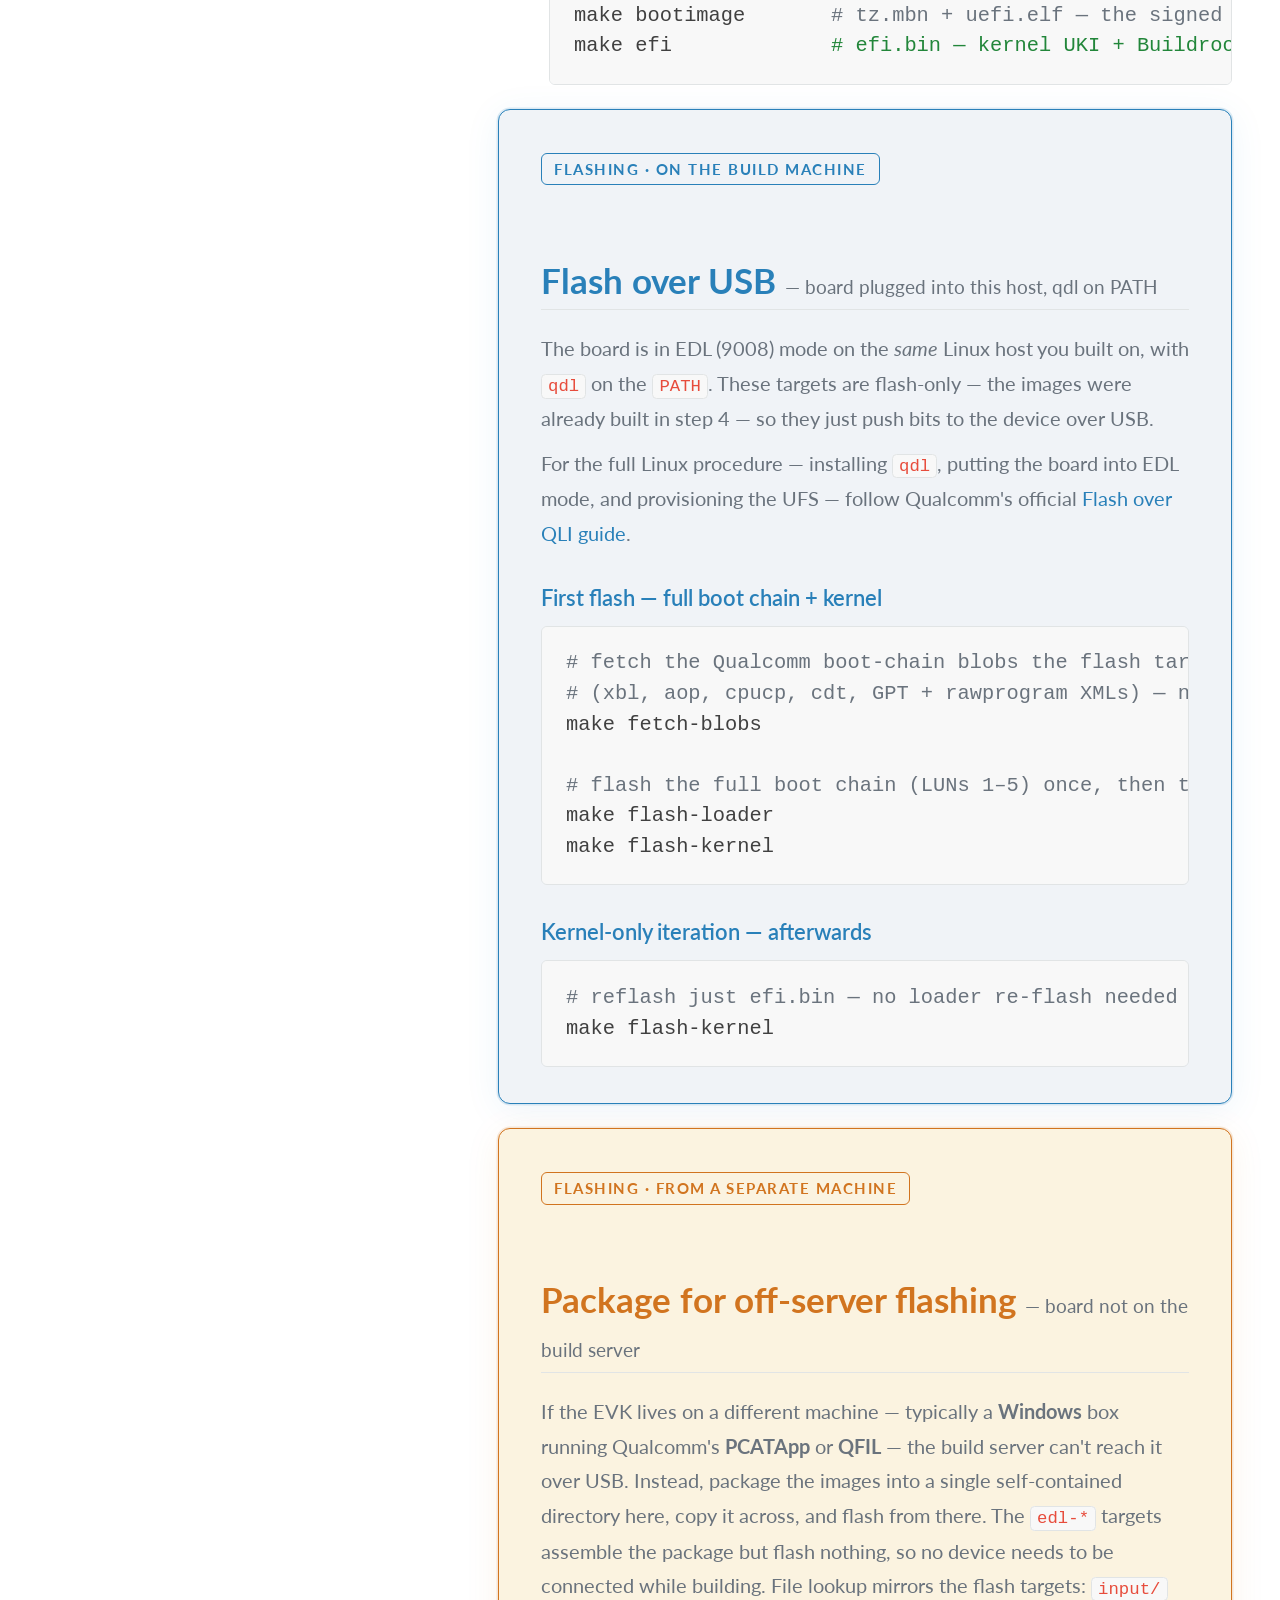
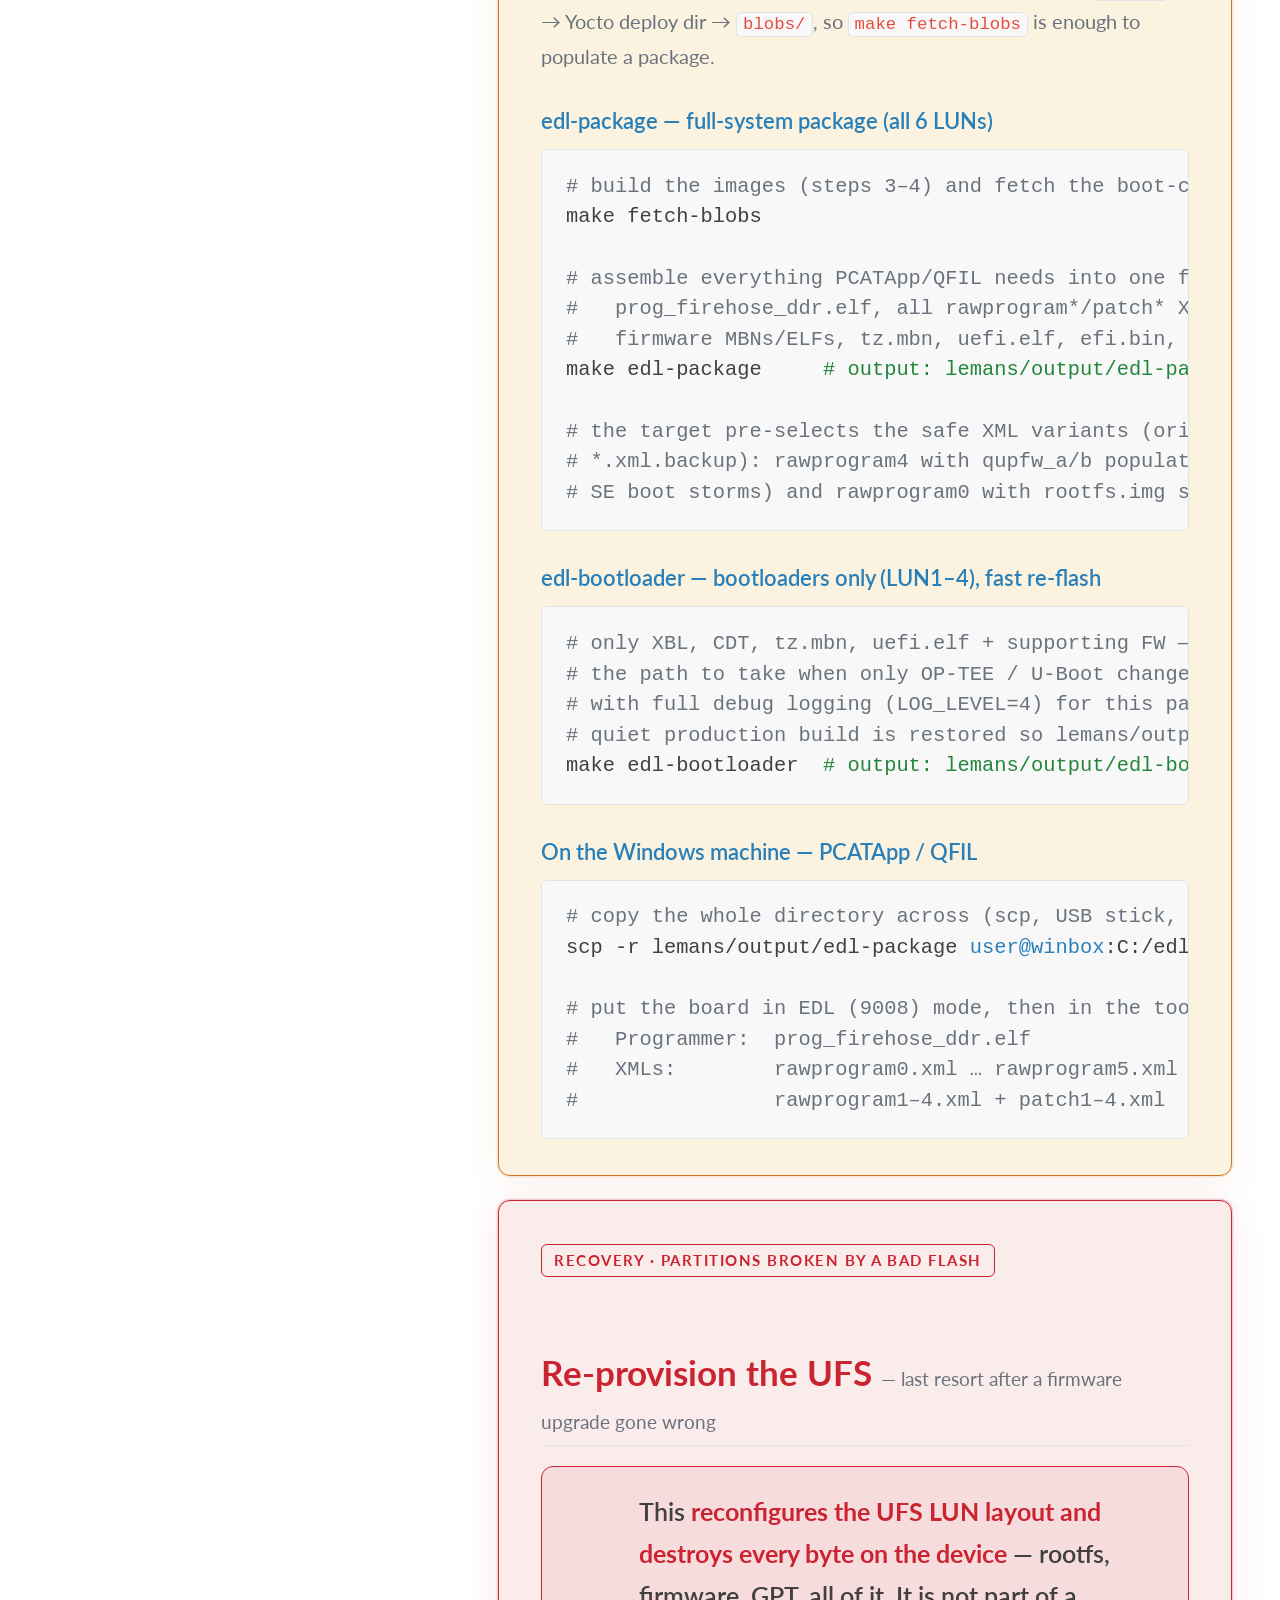
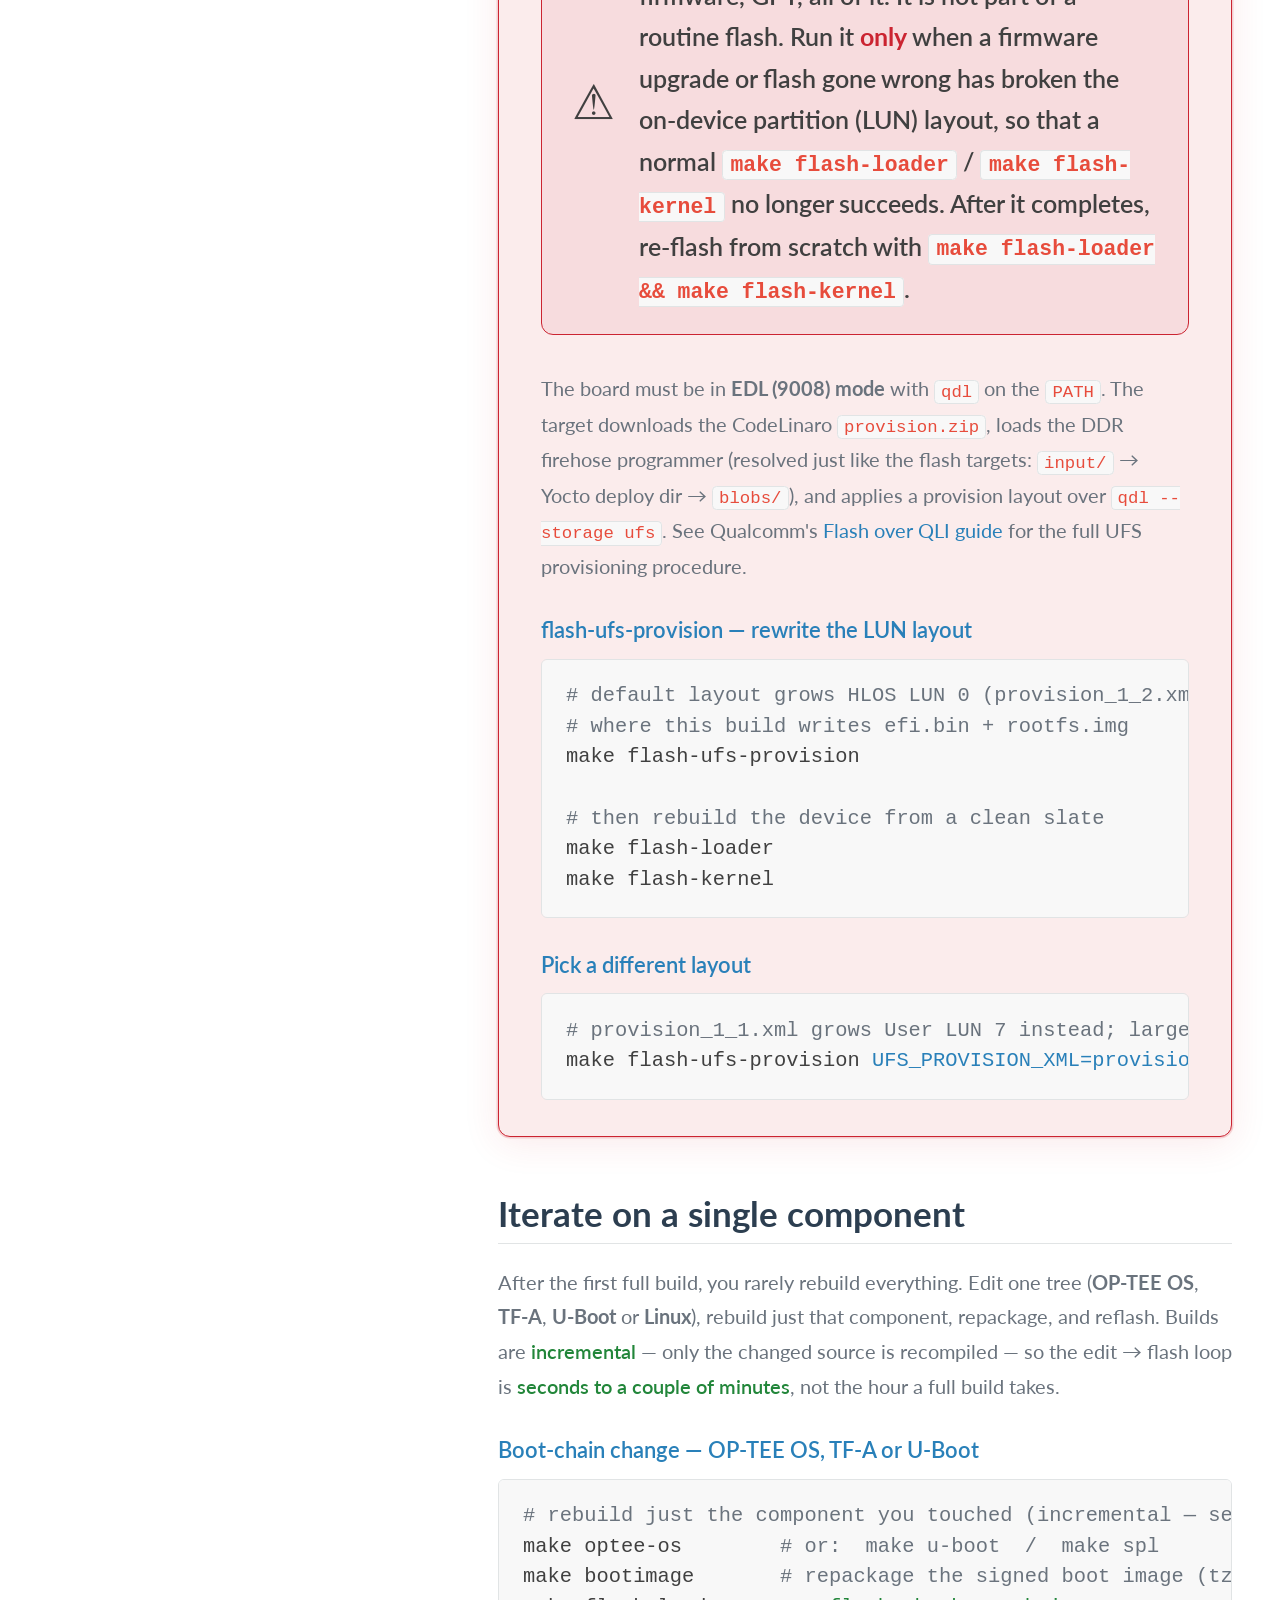
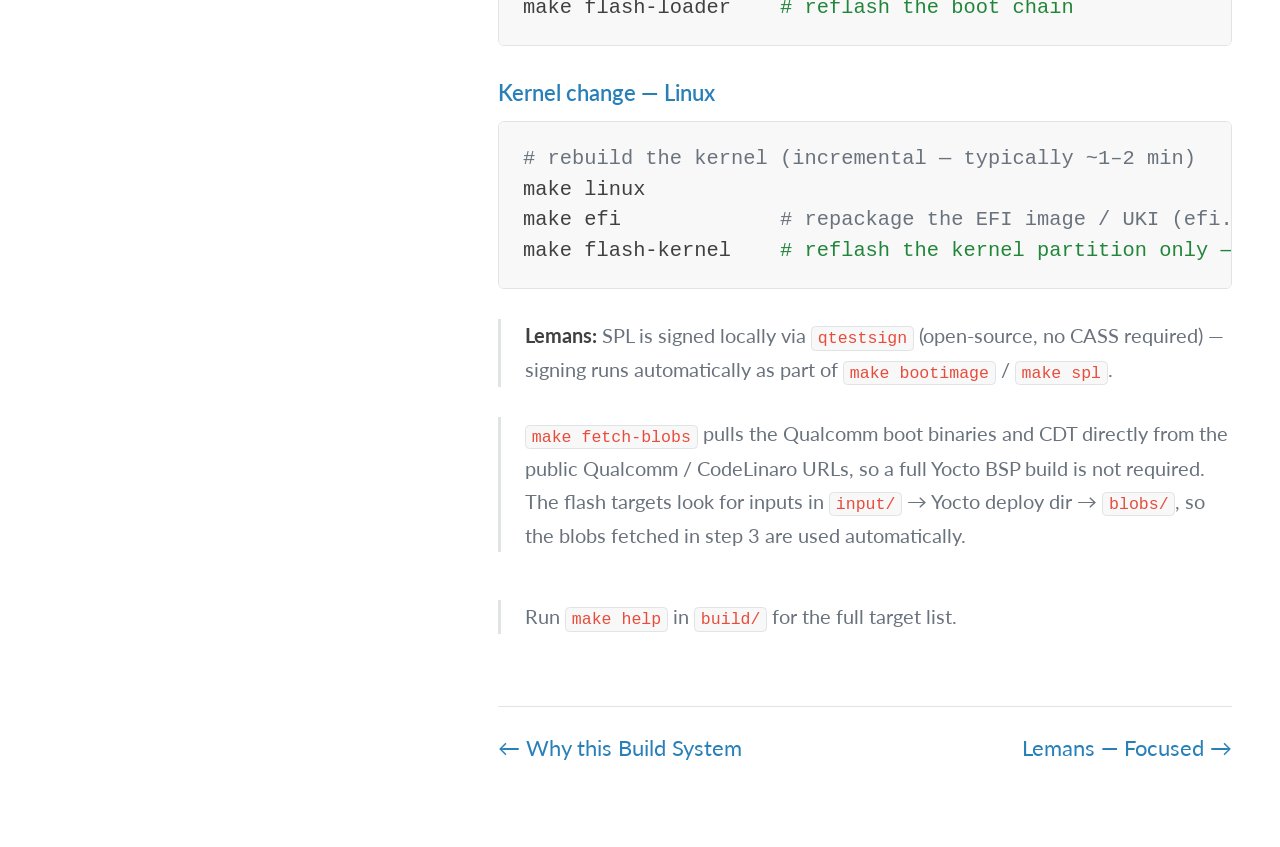
<file: docs/lemans/quick-start.html>
<!DOCTYPE html>
<html lang="en">
<head>
<meta charset="UTF-8">
<meta name="viewport" content="width=device-width, initial-scale=1.0">
<title>Quick Start — OP-TEE on Qualcomm</title>
<link rel="preconnect" href="https://fonts.googleapis.com">
<link rel="preconnect" href="https://fonts.gstatic.com" crossorigin>
<link href="https://fonts.googleapis.com/css2?family=Lato:wght@400;700&display=swap" rel="stylesheet">
<style>
  *, *::before, *::after { box-sizing: border-box; margin: 0; padding: 0; }
  :root {
    --bg:       #ffffff;
    --card-bg:  #f6f8fa;
    --border:   #e1e4e5;
    --text:     #404040;
    --muted:    #6a737d;
    --accent:   #2980b9;
    --green:    #22863a;
    --orange:   #d1741f;
    --red:      #cb2431;
  }
  a.back {
    align-self: flex-start;
    color: var(--muted);
    text-decoration: none;
    font-size: 0.85rem;
    display: flex;
    align-items: center;
    gap: 6px;
    transition: color .15s;
  }
  a.back:hover { color: var(--accent); }

  .eyebrow {
    font-size: 11px;
    font-weight: 600;
    letter-spacing: .12em;
    text-transform: uppercase;
    color: var(--accent);
    text-align: center;
  }
  h1 {
    font-size: clamp(24px, 3.5vw, 42px);
    font-weight: 700;
    text-align: center;
    line-height: 1.2;
  }
  .subtitle {
    font-size: 1rem;
    color: var(--muted);
    text-align: center;
    max-width: 620px;
    line-height: 1.7;
  }
  .subtitle a { color: var(--accent); }

  .tabs {
    display: flex;
    gap: 0.5rem;
    justify-content: center;
  }
  .tab-btn {
    background: var(--card-bg);
    border: 1px solid var(--border);
    border-radius: 6px;
    color: var(--muted);
    font: inherit;
    font-size: 0.9rem;
    padding: 0.45rem 1.4rem;
    cursor: pointer;
    transition: border-color .15s, color .15s, background .15s;
  }
  .tab-btn:hover { border-color: var(--accent); }
  .tab-btn.active { color: var(--accent); border-color: var(--accent); background: #e7f2fa; }
  .tab-btn .hint { display: block; font-size: 0.7rem; margin-top: 2px; }

  .panel { display: none; width: 100%; max-width: 760px; }
  .panel.active { display: block; }
  .setup { width: 100%; max-width: 760px; }
  /* keep the flashing boxes / sections full-width inside a panel */
  .panel .highlight, .panel .section-head, .panel .iter { margin-left: auto; margin-right: auto; }

  /* locality badge for a whole bootflow panel */
  .flow-badge {
    display: inline-block;
    font-size: 0.7rem;
    font-weight: 700;
    letter-spacing: .1em;
    text-transform: uppercase;
    border-radius: 4px;
    padding: 2px 9px;
    margin-bottom: 0.75rem;
  }
  .flow-badge.both  { color: var(--accent); border: 1px solid var(--accent); }
  .flow-badge.local { color: var(--orange); border: 1px solid var(--orange); }

  .step {
    display: flex;
    align-items: baseline;
    gap: 10px;
    margin: 1.5rem 0 0.5rem;
  }
  .step:first-of-type { margin-top: 0; }
  .step .num {
    flex: none;
    width: 24px;
    height: 24px;
    border-radius: 50%;
    background: var(--card-bg);
    border: 1px solid var(--border);
    color: var(--accent);
    font-size: 12px;
    font-weight: 700;
    display: inline-flex;
    align-items: center;
    justify-content: center;
    align-self: center;
  }
  .step .title {
    font-size: 0.95rem;
    font-weight: 600;
    color: var(--text);
  }
  .step .hint, .section-head .hint { font-size: 0.8rem; color: var(--muted); font-weight: 400; }
  .optional {
    color: var(--orange);
    font-weight: 700;
    font-size: 0.7rem;
    letter-spacing: .1em;
    text-transform: uppercase;
    border: 1px solid var(--orange);
    border-radius: 4px;
    padding: 1px 7px;
    margin-left: 6px;
  }

  pre {
    background: var(--card-bg);
    border: 1px solid var(--border);
    border-radius: 8px;
    padding: 1rem 1.25rem;
    margin-left: 34px;
    overflow-x: auto;
    font-family: 'JetBrains Mono', 'Fira Code', ui-monospace, 'SFMono-Regular', Menlo, Consolas, 'Liberation Mono', monospace;
    font-variant-ligatures: none;
    font-size: 0.85rem;
    line-height: 1.7;
    color: var(--text);
  }
  pre .cmt    { color: var(--muted); }
  pre .accent { color: var(--accent); }
  pre .grn    { color: var(--green); }

  .section-head {
    width: 100%;
    max-width: 760px;
    margin-top: 1rem;
  }
  .section-head h2 {
    font-size: 1.05rem;
    font-weight: 700;
    color: var(--text);
  }
  .section-head p {
    font-size: 0.85rem;
    color: var(--muted);
    line-height: 1.7;
    margin-top: 0.4rem;
  }
  .iter {
    width: 100%;
    max-width: 760px;
    display: grid;
    gap: 1.25rem;
    grid-template-columns: 1fr;
  }
  .iter .label {
    font-size: 0.9rem;
    font-weight: 600;
    color: var(--accent);
    margin-bottom: 0.4rem;
  }
  .iter pre { margin-left: 0; }
  /* Grid items default to min-width:auto, which lets a long <pre> line push
     past the container instead of scrolling. min-width:0 lets overflow-x work. */
  .iter > div { min-width: 0; }
  .fast {
    color: var(--green);
    font-weight: 600;
  }
  /* plain section-head immediately followed by a test/iteration grid (not inside a .highlight) */
  .section-head + .iter { margin-top: 1.25rem; }

  .note {
    max-width: 760px;
    width: 100%;
    margin-left: auto;
    margin-right: auto;
    margin-top: 1.25rem;
    font-size: 13px;
    color: var(--muted);
    line-height: 1.7;
    border-left: 2px solid var(--border);
    padding-left: 1rem;
  }
  .note code { color: var(--accent); font-family: 'JetBrains Mono', 'Fira Code', ui-monospace, 'SFMono-Regular', Menlo, Consolas, monospace; }

  /* highlighted flashing callout — two colour variants */
  .highlight {
    width: 100%;
    max-width: 760px;
    margin: 1rem auto 0;
    border-radius: 8px;
    padding: 1.5rem 1.75rem;
  }
  /* primary: flash from the build machine (blue/accent) */
  .highlight.primary {
    background: #f0f3f7;
    border: 1px solid var(--accent);
    box-shadow: 0 0 0 1px rgba(41,128,185,.15), 0 4px 24px rgba(41,128,185,.08);
  }
  .highlight.primary .section-head h2,
  .highlight.primary .badge { color: var(--accent); }
  .highlight.primary .badge { border-color: var(--accent); }
  /* alternative: flash from a separate machine (orange) */
  .highlight.alt {
    background: #fbf3e0;
    border: 1px solid var(--orange);
    box-shadow: 0 0 0 1px rgba(209,116,31,.15), 0 4px 24px rgba(209,116,31,.08);
  }
  .highlight.alt .section-head h2,
  .highlight.alt .badge { color: var(--orange); }
  .highlight.alt .badge { border-color: var(--orange); }
  .highlight.danger {
    background: #fbecec;
    border: 1px solid var(--red);
    box-shadow: 0 0 0 1px rgba(203,36,49,.18), 0 4px 24px rgba(203,36,49,.10);
  }
  .highlight.danger .section-head h2,
  .highlight.danger .badge { color: var(--red); }
  .highlight.danger .badge { border-color: var(--red); }
  .danger-banner {
    display: flex;
    align-items: center;
    gap: 1rem;
    margin: 0 0 1.5rem;
    padding: 1rem 1.25rem;
    border: 1px solid var(--red);
    border-radius: 8px;
    background: rgba(203,36,49,.08);
  }
  .danger-banner .icon { font-size: 2rem; line-height: 1; flex-shrink: 0; }
  .danger-banner .msg { font-size: 1.05rem; font-weight: 600; color: var(--text); }
  .danger-banner .msg strong { color: var(--red); }
  .highlight .section-head,
  .highlight .iter { max-width: none; }
  .highlight .section-head { margin-top: 0; }
  .highlight .iter { margin-top: 1.25rem; }
  .highlight .badge {
    display: inline-block;
    font-size: 10px;
    font-weight: 700;
    letter-spacing: .1em;
    text-transform: uppercase;
    border: 1px solid;
    border-radius: 4px;
    padding: 2px 8px;
    margin-bottom: 0.75rem;
  }

  /* Vertical rhythm between top-level flow blocks (old body flex-gap is gone) */
  main.rtd-doc .subtitle { margin: 0.75rem auto 0; }
  main.rtd-doc .setup { margin: 2rem auto; }
  main.rtd-doc .tabs { margin: 0 auto 2rem; }
  main.rtd-doc .panel { margin: 0 auto; }
  main.rtd-doc > .note { margin-top: 2rem; }
  .mobile-only-notice { display: none; }
  @media (max-width: 640px) {
    h1 { font-size: clamp(22px, 7vw, 30px); }
    .section-head h2 { font-size: 1rem; }
    .step .title { font-size: 0.9rem; }
    .step { gap: 8px; }
    .highlight { padding: 1.1rem 0.9rem; }
    .danger-banner { padding: 0.85rem 0.95rem; gap: 0.6rem; }
    .danger-banner .icon { font-size: 1.5rem; }
    .danger-banner .msg { font-size: 0.9rem; }
    /* Small screens: the command/code blocks don't read well, so hide them
       and show a "view on desktop" notice instead. */
    pre { display: none; }
    .iter .label { display: none; }
    .mobile-only-notice {
      display: block;
      margin: 1.25rem auto 0;
      max-width: 760px;
      background: #fff8e6;
      border: 1px solid var(--orange);
      border-radius: 8px;
      padding: 0.85rem 1rem;
      color: var(--text);
      font-size: 0.9rem;
      line-height: 1.55;
      text-align: center;
    }
    .mobile-only-notice strong { color: var(--orange); }
  }
</style>
<link rel="stylesheet" href="_rtd.css">
</head>
<body class="rtd" data-page="quick">
<main class="rtd-doc">

  <a class="back" href="index.html">← Back</a>

  <div class="eyebrow">OP-TEE · Qualcomm Platforms</div>
  <h1 id="quick-start">Quick Start</h1>
  <p class="subtitle">
    Initialize the workspace with <a href="https://gerrit.googlesource.com/git-repo">repo</a>,
    sync all source trees, and build the toolchains and components. Complete the
    <strong>common setup</strong> below, then pick a <strong>bootflow</strong> to
    build the images and flash the board.
  </p>

  <div class="mobile-only-notice">
    📱 <strong>Best viewed on a desktop.</strong> The command blocks are hidden on
    small screens — open this Quick Start on a larger display to copy the commands.
  </div>

  <!-- ═══════════════════ COMMON SETUP · every bootflow ═══════════════════ -->
  <div class="setup">
    <div class="section-head">
      <span class="badge">Common setup · every bootflow</span>
      <h2>Get the sources and build the stack</h2>
      <p>
        These three steps are shared by every bootflow. Do them once, then pick a
        bootflow below for the flow-specific image build and flashing.
      </p>
    </div>

    <div class="step"><span class="num">1</span>
      <span class="title">Initialize the workspace <span class="hint">— Qualcomm SA8775P / QCS9075 EVK</span></span></div>
<pre><span class="cmt"># create the sandbox and pull the manifest</span>
mkdir sandbox.lemans &amp;&amp; cd sandbox.lemans
repo init -u <a href="https://github.com/qualcomm-linux/qcom-buildroot.git"><span class="accent">https://github.com/qualcomm-linux/qcom-buildroot</span></a> -m manifests/lemans.xml</pre>

    <div class="step"><span class="num">2</span>
      <span class="title">Sync all source trees</span></div>
<pre>repo sync -j4 --no-clone-bundle</pre>

    <div class="step"><span class="num">3</span>
      <span class="title">Build toolchains and all components</span></div>
<pre>cd build
make -j8 toolchains
make -j8 all         <span class="cmt"># linux-firmware is fetched automatically by buildroot</span></pre>
  </div>

  <div class="tabs">
    <button class="tab-btn active" data-panel="buildroot">Buildroot<span class="hint">manifest · local or remote</span></button>
    <button class="tab-btn" data-panel="yocto">Yocto<span class="hint">stock BSP · local only</span></button>
    <button class="tab-btn" data-panel="kernel-on-yocto">Kernel on Yocto<span class="hint">local only</span></button>
  </div>

  <!-- ═══════════════════ FLOW 1 · BUILDROOT (from manifest) ═══════════════════ -->
  <div class="panel active" id="buildroot">

    <span class="flow-badge both">Local or remote flash</span>

    <div class="step"><span class="num">4</span>
      <span class="title">Build the two flashable images <span class="hint">— no Yocto needed</span></span></div>
<pre>make bootimage       <span class="cmt"># tz.mbn + uefi.elf — the signed boot chain</span>
make efi             <span class="grn"># efi.bin — kernel UKI + Buildroot rootfs</span></pre>

  <!-- ─────────────────────── FLASHING ─────────────────────── -->
  <div class="highlight primary">
  <div class="section-head">
    <span class="badge">Flashing · on the build machine</span>
    <h2>Flash over USB <span class="hint">— board plugged into this host, qdl on PATH</span></h2>
    <p>
      The board is in EDL (9008) mode on the <em>same</em> Linux host you built on,
      with <code>qdl</code> on the <code>PATH</code>. These targets are flash-only —
      the images were already built in step&nbsp;4 — so they just push bits to the
      device over USB.
    </p>
    <p>
      For the full Linux procedure — installing <code>qdl</code>, putting the board
      into EDL mode, and provisioning the UFS — follow Qualcomm's official
      <a href="https://dragonwingdocs.qualcomm.com/Linux/devices/iq9075-evk/update-software/flash-over-qli">Flash over QLI guide</a>.
    </p>
  </div>

  <div class="iter">
    <div>
      <div class="label">First flash — full boot chain + kernel</div>
<pre><span class="cmt"># fetch the Qualcomm boot-chain blobs the flash targets need</span>
<span class="cmt"># (xbl, aop, cpucp, cdt, GPT + rawprogram XMLs) — no Yocto build needed</span>
make fetch-blobs

<span class="cmt"># flash the full boot chain (LUNs 1–5) once, then the kernel (LUN 0)</span>
make flash-loader
make flash-kernel</pre>
    </div>

    <div>
      <div class="label">Kernel-only iteration — afterwards</div>
<pre><span class="cmt"># reflash just efi.bin — no loader re-flash needed</span>
make flash-kernel</pre>
    </div>
  </div>
  </div>

  <div class="highlight alt">
  <div class="section-head">
    <span class="badge">Flashing · from a separate machine</span>
    <h2>Package for off-server flashing <span class="hint">— board not on the build server</span></h2>
    <p>
      If the EVK lives on a different machine — typically a <strong>Windows</strong>
      box running Qualcomm's <strong>PCATApp</strong> or <strong>QFIL</strong> — the
      build server can't reach it over USB. Instead, package the images into a single
      self-contained directory here, copy it across, and flash from there. The
      <code>edl-*</code> targets assemble the package but flash nothing, so no
      device needs to be connected while building. File lookup mirrors the flash
      targets: <code>input/</code> → Yocto deploy dir → <code>blobs/</code>, so
      <code>make fetch-blobs</code> is enough to populate a package.
    </p>
  </div>

  <div class="iter">
    <div>
      <div class="label">edl-package — full-system package (all 6 LUNs)</div>
<pre><span class="cmt"># build the images (steps 3–4) and fetch the boot-chain blobs first</span>
make fetch-blobs

<span class="cmt"># assemble everything PCATApp/QFIL needs into one flat directory:</span>
<span class="cmt">#   prog_firehose_ddr.elf, all rawprogram*/patch* XMLs, GPT bins,</span>
<span class="cmt">#   firmware MBNs/ELFs, tz.mbn, uefi.elf, efi.bin, qupv3fw.elf</span>
make edl-package     <span class="grn"># output: lemans/output/edl-package/</span>

<span class="cmt"># the target pre-selects the safe XML variants (originals kept as</span>
<span class="cmt"># *.xml.backup): rawprogram4 with qupfw_a/b populated (avoids GENI</span>
<span class="cmt"># SE boot storms) and rawprogram0 with rootfs.img stripped out.</span></pre>
    </div>

    <div>
      <div class="label">edl-bootloader — bootloaders only (LUN1–4), fast re-flash</div>
<pre><span class="cmt"># only XBL, CDT, tz.mbn, uefi.elf + supporting FW — no efi.bin/rootfs.</span>
<span class="cmt"># the path to take when only OP-TEE / U-Boot changed. OP-TEE is built</span>
<span class="cmt"># with full debug logging (LOG_LEVEL=4) for this package, then the</span>
<span class="cmt"># quiet production build is restored so lemans/output/ stays clean.</span>
make edl-bootloader  <span class="grn"># output: lemans/output/edl-bootloader/</span></pre>
    </div>

    <div>
      <div class="label">On the Windows machine — PCATApp / QFIL</div>
<pre><span class="cmt"># copy the whole directory across (scp, USB stick, share, …)</span>
scp -r lemans/output/edl-package <span class="accent">user@winbox</span>:C:/edl-package

<span class="cmt"># put the board in EDL (9008) mode, then in the tool:</span>
<span class="cmt">#   Programmer:  prog_firehose_ddr.elf</span>
<span class="cmt">#   XMLs:        rawprogram0.xml … rawprogram5.xml + patch0.xml (full)</span>
<span class="cmt">#                rawprogram1–4.xml + patch1–4.xml   (bootloader-only)</span></pre>
    </div>
  </div>
  </div>

  <!-- ─────────────────── UFS RECOVERY ─────────────────── -->
  <div class="highlight danger">
  <div class="section-head">
    <span class="badge">Recovery · partitions broken by a bad flash</span>
    <h2>Re-provision the UFS <span class="hint">— last resort after a firmware upgrade gone wrong</span></h2>
  </div>

  <div class="danger-banner">
    <span class="icon">⚠️</span>
    <span class="msg">
      This <strong>reconfigures the UFS LUN layout and destroys every byte on the
      device</strong> — rootfs, firmware, GPT, all of it. It is not part of a
      routine flash. Run it <strong>only</strong> when a firmware upgrade or flash
      gone wrong has broken the on-device partition (LUN) layout, so that a normal
      <code>make flash-loader</code> / <code>make flash-kernel</code> no longer
      succeeds. After it completes, re-flash from scratch with
      <code>make flash-loader &amp;&amp; make flash-kernel</code>.
    </span>
  </div>

  <div class="section-head">
    <p>
      The board must be in <strong>EDL (9008) mode</strong> with <code>qdl</code>
      on the <code>PATH</code>. The target downloads the CodeLinaro
      <code>provision.zip</code>, loads the DDR firehose programmer (resolved just
      like the flash targets: <code>input/</code> → Yocto deploy dir →
      <code>blobs/</code>), and applies a provision layout over
      <code>qdl --storage ufs</code>. See Qualcomm's
      <a href="https://dragonwingdocs.qualcomm.com/Linux/devices/iq9075-evk/update-software/flash-over-qli">Flash over QLI guide</a>
      for the full UFS provisioning procedure.
    </p>
  </div>

  <div class="iter">
    <div>
      <div class="label">flash-ufs-provision — rewrite the LUN layout</div>
<pre><span class="cmt"># default layout grows HLOS LUN 0 (provision_1_2.xml) — LUN 0 is</span>
<span class="cmt"># where this build writes efi.bin + rootfs.img</span>
make flash-ufs-provision

<span class="cmt"># then rebuild the device from a clean slate</span>
make flash-loader
make flash-kernel</pre>
    </div>

    <div>
      <div class="label">Pick a different layout</div>
<pre><span class="cmt"># provision_1_1.xml grows User LUN 7 instead; larger NHLOS LUNs</span>
make flash-ufs-provision <span class="accent">UFS_PROVISION_XML=provision_1_1.xml</span></pre>
    </div>
  </div>
  </div>

  <div class="section-head">
    <h2>Iterate on a single component</h2>
    <p>
      After the first full build, you rarely rebuild everything. Edit one tree
      (<strong>OP-TEE OS</strong>, <strong>TF-A</strong>, <strong>U-Boot</strong> or
      <strong>Linux</strong>), rebuild just that component, repackage, and reflash.
      Builds are <span class="fast">incremental</span> — only the changed source is
      recompiled — so the edit → flash loop is <span class="fast">seconds to a couple of
      minutes</span>, not the hour a full build takes.
    </p>
  </div>

  <div class="iter">
    <div>
      <div class="label">Boot-chain change — OP-TEE OS, TF-A or U-Boot</div>
<pre><span class="cmt"># rebuild just the component you touched (incremental — seconds–minutes)</span>
make optee-os        <span class="cmt"># or:  make u-boot  /  make spl</span>
make bootimage       <span class="cmt"># repackage the signed boot image (tz.mbn + uefi.elf)</span>
make flash-loader    <span class="grn"># reflash the boot chain</span></pre>
    </div>

    <div>
      <div class="label">Kernel change — Linux</div>
<pre><span class="cmt"># rebuild the kernel (incremental — typically ~1–2 min)</span>
make linux
make efi             <span class="cmt"># repackage the EFI image / UKI (efi.bin)</span>
make flash-kernel    <span class="grn"># reflash the kernel partition only — firmware untouched</span></pre>
    </div>
  </div>

  <p class="note" id="lemans-sign">
    <strong style="color:var(--text)">Lemans:</strong> SPL is signed locally via
    <code>qtestsign</code> (open-source, no CASS required) — signing runs automatically
    as part of <code>make bootimage</code> / <code>make spl</code>.
  </p>

  <p class="note">
    <code>make fetch-blobs</code> pulls the Qualcomm boot binaries and CDT directly from the
    public Qualcomm / CodeLinaro URLs, so a full Yocto BSP build is not required.
    The flash targets look for inputs in <code>input/</code> → Yocto deploy dir →
    <code>blobs/</code>, so the blobs fetched in step&nbsp;3 are used automatically.
  </p>

  </div><!-- /panel #buildroot -->

  <!-- ═══════════════════ FLOW 2 · YOCTO (stock BSP) ═══════════════════ -->
  <div class="panel" id="yocto">

    <span class="flow-badge local">Local flash only</span>

    <div class="section-head">
      <h2>Build &amp; flash the stock Yocto release</h2>
      <p>
        Build and flash the released, <strong>unmodified</strong> Qualcomm
        BSP as a known-good reference — nothing from the manifest is
        substituted. This flow flashes over USB from the build host only;
        there is no off-server package for it. Not required for a normal
        build — the Buildroot flow already gives you a bootable image.
      </p>
    </div>

    <div class="iter">
      <div>
        <div class="label">Build the Yocto stack</div>
<pre><span class="cmt"># clones meta-qcom and builds via kas — several hours.</span>
<span class="cmt"># flash-yocto reads the release straight from the Yocto deploy</span>
<span class="cmt"># dir, so no manual copy into lemans/output/ is needed.</span>
make yocto</pre>
      </div>

      <div>
        <div class="label">Flash the full release (all 6 LUNs)</div>
<pre><span class="cmt"># flashes the pristine BSP: bootloader, firmware, efi.bin + rootfs.img.</span>
make flash-yocto

<span class="cmt"># NOTE: this overwrites whatever flash-loader / flash-kernel installed.</span>
<span class="cmt"># Re-run those afterward to restore your custom build.</span></pre>
      </div>
    </div>

  </div><!-- /panel #yocto -->

  <!-- ═══════════════ FLOW 3 · MANIFEST KERNEL ON YOCTO ROOTFS ═══════════════ -->
  <div class="panel" id="kernel-on-yocto">

    <span class="flow-badge local">Local flash only</span>

    <div class="section-head">
      <h2>Run your kernel on the on-disk Yocto rootfs</h2>
      <p>
        Wrap the locally-built kernel in a UKI that boots
        <code>root=PARTLABEL=rootfs</code> against the <strong>already-flashed
        Yocto rootfs</strong>, instead of the Buildroot initramfs. Only the
        <code>efi.bin</code> is reflashed — the rootfs is untouched.
      </p>
      <p>
        <strong style="color:var(--orange)">Prerequisite:</strong> run the
        <strong>Yocto</strong> flow first — <code>make efi-kernel-only</code>
        errors out unless the Yocto <code>efi.bin</code> exists and the Yocto
        rootfs is flashed on the board.
      </p>
    </div>

    <div class="iter">
      <div>
        <div class="label">Build the kernel-only UKI and reflash it</div>
<pre><span class="cmt"># wraps the freshly-built kernel in an efi.bin that boots the</span>
<span class="cmt"># on-disk Yocto rootfs (root=PARTLABEL=rootfs).</span>
make efi-kernel-only
make flash-kernel    <span class="grn"># reflash efi.bin only — Yocto rootfs untouched</span></pre>
      </div>
    </div>

    <p class="note">
      <code>make efi-kernel-only</code> builds the kernel for you — it depends on
      <code>make linux</code>, which generates <code>.config</code> from
      <code>make linux-defconfig</code> automatically on the first build and rebuilds
      incrementally afterwards. Run <code>make linux-defconfig</code> yourself only to
      clean and refresh the kernel config (it runs <code>mrproper</code>, forcing a
      full rebuild) — e.g. after bumping the kernel or changing enabled options.
    </p>

  </div><!-- /panel #kernel-on-yocto -->

  <p class="note">
    Run <code>make help</code> in <code>build/</code> for the full target list.
  </p>

</main>
<script>
  document.querySelectorAll('.tab-btn').forEach(function (btn) {
    btn.addEventListener('click', function () {
      var target = btn.dataset.panel;
      document.querySelectorAll('.tab-btn').forEach(function (b) {
        b.classList.toggle('active', b === btn);
      });
      document.querySelectorAll('.panel').forEach(function (p) {
        p.classList.toggle('active', p.id === target);
      });
    });
  });
</script>
<script src="_rtd.js"></script>

</body>
</html>
</file>
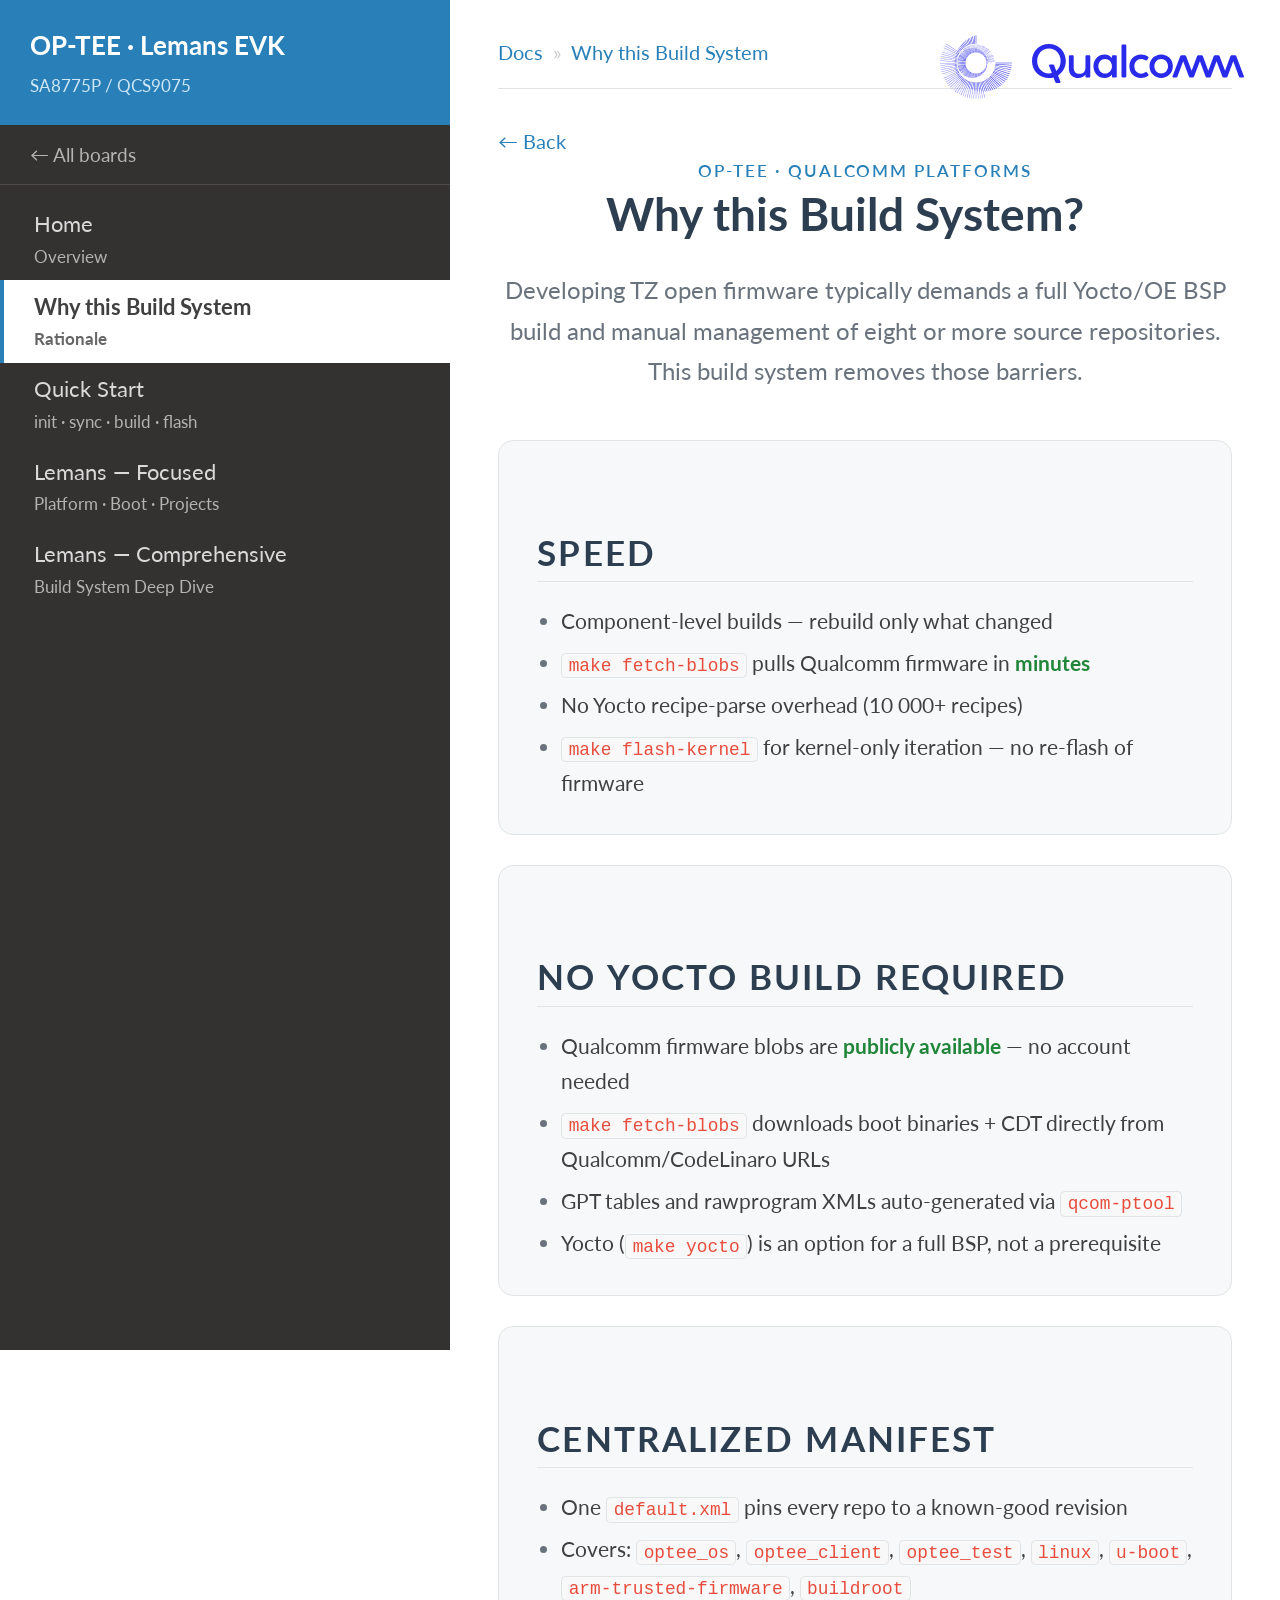
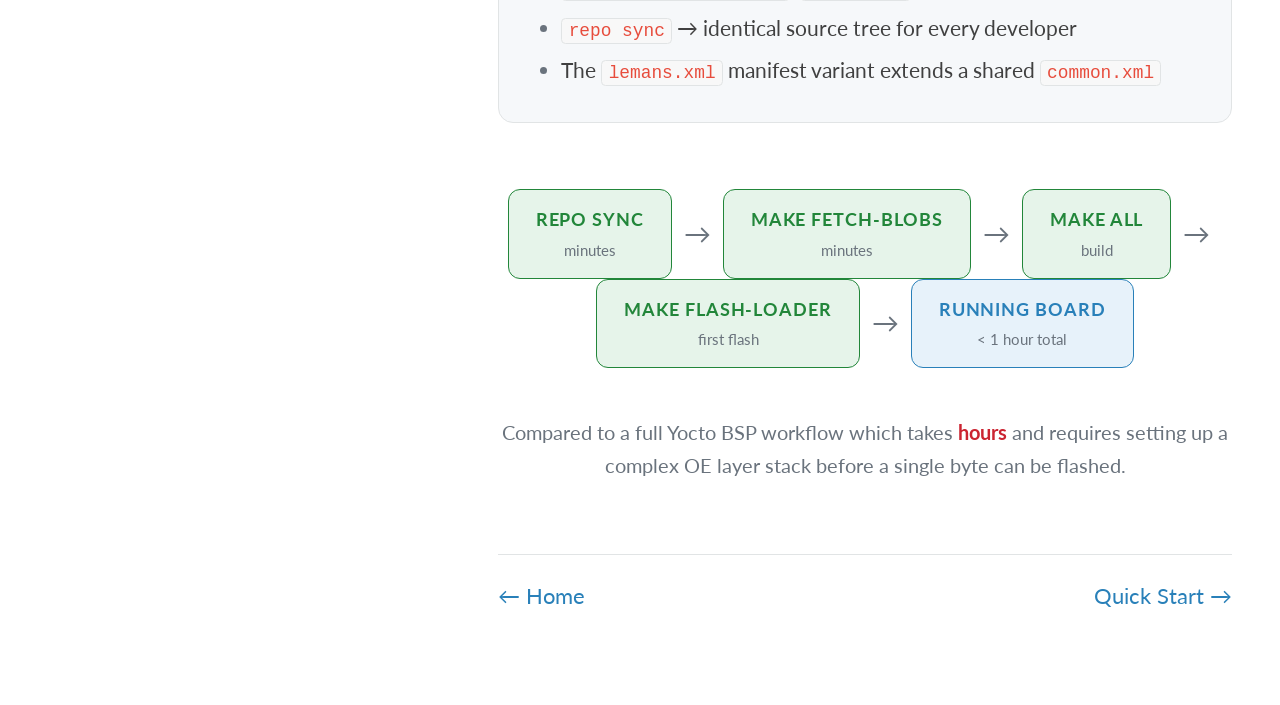
<file: docs/lemans/why.html>
<!DOCTYPE html>
<html lang="en">
<head>
<meta charset="UTF-8">
<meta name="viewport" content="width=device-width, initial-scale=1.0">
<title>Why this Build System? — OP-TEE on Qualcomm</title>
<link rel="preconnect" href="https://fonts.googleapis.com">
<link rel="preconnect" href="https://fonts.gstatic.com" crossorigin>
<link href="https://fonts.googleapis.com/css2?family=Lato:wght@400;700&display=swap" rel="stylesheet">
<style>
  *, *::before, *::after { box-sizing: border-box; margin: 0; padding: 0; }
  :root {
    --card-bg:  #f6f8fa;
    --border:   #e1e4e5;
    --text:     #404040;
    --muted:    #6a737d;
    --accent:   #2980b9;
    --green:    #22863a;
    --yellow:   #b08800;
    --red:      #cb2431;
  }
  a.back {
    align-self: flex-start;
    color: var(--muted);
    text-decoration: none;
    font-size: 0.85rem;
    display: flex;
    align-items: center;
    gap: 6px;
    transition: color .15s;
  }
  a.back:hover { color: var(--accent); }

  .eyebrow {
    font-size: 11px;
    font-weight: 600;
    letter-spacing: .12em;
    text-transform: uppercase;
    color: var(--accent);
    text-align: center;
  }
  h1 {
    font-size: clamp(24px, 3.5vw, 42px);
    font-weight: 700;
    text-align: center;
    line-height: 1.2;
  }
  .subtitle {
    font-size: 1rem;
    color: var(--muted);
    text-align: center;
    max-width: 620px;
    line-height: 1.7;
  }

  .card-grid {
    display: grid;
    gap: 1.25rem;
    width: 100%;
    max-width: 960px;
    grid-template-columns: repeat(auto-fit, minmax(260px, 1fr));
  }
  .card {
    background: var(--card-bg);
    border: 1px solid var(--border);
    border-radius: 10px;
    padding: 1.4rem 1.6rem;
  }
  .card h2 {
    font-size: 12px;
    font-weight: 700;
    color: var(--accent);
    text-transform: uppercase;
    letter-spacing: .06em;
    margin-bottom: 0.75rem;
  }
  .card ul { padding-left: 1rem; }
  .card li {
    font-size: 14px;
    color: var(--muted);
    line-height: 1.7;
  }
  .card li + li { margin-top: 4px; }
  .card li span { color: var(--text); }
  code {
    font-family: 'JetBrains Mono', 'SFMono-Regular', Consolas, 'Liberation Mono', monospace;
    font-size: .9em;
    color: var(--accent);
  }

  .chain {
    display: flex;
    align-items: center;
    flex-wrap: wrap;
    gap: 0;
    justify-content: center;
    max-width: 960px;
    width: 100%;
  }
  .chain-box {
    background: var(--card-bg);
    border: 1px solid var(--border);
    border-radius: 8px;
    padding: 10px 18px;
    text-align: center;
  }
  .chain-box.grn { border-color: var(--green); background: #e6f4ea; }
  .chain-box.hl  { border-color: var(--accent); background: #e7f2fa; }
  .chain-box .label {
    font-size: 12px;
    font-weight: 700;
    letter-spacing: .05em;
    text-transform: uppercase;
    color: var(--green);
  }
  .chain-box.hl .label { color: var(--accent); }
  .chain-box .sub {
    font-size: 10px;
    color: var(--muted);
    margin-top: 2px;
  }
  .arrow {
    font-size: 18px;
    color: var(--muted);
    padding: 0 8px;
  }

  .note {
    max-width: 680px;
    text-align: center;
    font-size: 13px;
    color: var(--muted);
    line-height: 1.7;
  }

  /* Vertical rhythm between the flow blocks (old body flex-gap is gone) */
  main.rtd-doc .subtitle { margin: 0.75rem auto 0; }
  main.rtd-doc .card-grid { margin: 2rem auto 2.75rem; }
  main.rtd-doc .chain { margin: 0 auto 2rem; }
  main.rtd-doc .note { margin: 0 auto; }
</style>
<link rel="stylesheet" href="_rtd.css">
</head>
<body class="rtd" data-page="why">
<main class="rtd-doc">

  <a class="back" href="index.html">← Back</a>

  <div class="eyebrow">OP-TEE · Qualcomm Platforms</div>
  <h1 id="why">Why this Build System?</h1>
  <p class="subtitle">
    Developing TZ open firmware typically demands a full Yocto/OE BSP build and
    manual management of eight or more source repositories. This build system
    removes those barriers.
  </p>

  <div class="card-grid">
    <div class="card">
      <h2>Speed</h2>
      <ul>
        <li><span>Component-level builds — rebuild only what changed</span></li>
        <li><span><code>make fetch-blobs</code> pulls Qualcomm firmware in <strong style="color:var(--green)">minutes</strong></span></li>
        <li><span>No Yocto recipe-parse overhead (10 000+ recipes)</span></li>
        <li><span><code>make flash-kernel</code> for kernel-only iteration — no re-flash of firmware</span></li>
      </ul>
    </div>
    <div class="card">
      <h2>No Yocto Build Required</h2>
      <ul>
        <li><span>Qualcomm firmware blobs are <strong style="color:var(--green)">publicly available</strong> — no account needed</span></li>
        <li><span><code>make fetch-blobs</code> downloads boot binaries + CDT directly from Qualcomm/CodeLinaro URLs</span></li>
        <li><span>GPT tables and rawprogram XMLs auto-generated via <code>qcom-ptool</code></span></li>
        <li><span>Yocto (<code>make yocto</code>) is an option for a full BSP, not a prerequisite</span></li>
      </ul>
    </div>
    <div class="card">
      <h2>Centralized Manifest</h2>
      <ul>
        <li><span>One <code>default.xml</code> pins every repo to a known-good revision</span></li>
        <li><span>Covers: <code>optee_os</code>, <code>optee_client</code>, <code>optee_test</code>, <code>linux</code>, <code>u-boot</code>, <code>arm-trusted-firmware</code>, <code>buildroot</code></span></li>
        <li><span><code>repo sync</code> → identical source tree for every developer</span></li>
        <li><span>The <code>lemans.xml</code> manifest variant extends a shared <code>common.xml</code></span></li>
      </ul>
    </div>
  </div>

  <div class="chain">
    <div class="chain-box grn"><div class="label">repo sync</div><div class="sub">minutes</div></div>
    <div class="arrow">→</div>
    <div class="chain-box grn"><div class="label">make fetch-blobs</div><div class="sub">minutes</div></div>
    <div class="arrow">→</div>
    <div class="chain-box grn"><div class="label">make all</div><div class="sub">build</div></div>
    <div class="arrow">→</div>
    <div class="chain-box grn"><div class="label">make flash-loader</div><div class="sub">first flash</div></div>
    <div class="arrow">→</div>
    <div class="chain-box hl"><div class="label">running board</div><div class="sub">&lt; 1 hour total</div></div>
  </div>

  <p class="note">
    Compared to a full Yocto BSP workflow which takes <strong style="color:var(--red)">hours</strong>
    and requires setting up a complex OE layer stack before a single byte can be flashed.
  </p>

</main>
<script src="_rtd.js"></script>
</body>
</html>
</file>
<file: docs/kodiak/_rtd.css>
/* OP-TEE ReadTheDocs-style theme (sphinx_rtd_theme look). Shared by build/docs/. */
:root {
  --rtd-side-bg:     #343131;
  --rtd-side-head:   #2980b9;
  --rtd-side-text:   #d9d9d9;
  --rtd-side-muted:  #b3b3b3;
  --rtd-accent:      #2980b9;
  --rtd-text:        #404040;
  --rtd-content-bg:  #ffffff;
  --rtd-border:      #e1e4e5;
  --rtd-note-bg:     #e7f2fa;
  --rtd-warn-bg:     #ffedcc;
  --rtd-side-w:      300px;
}
* , *::before, *::after { box-sizing: border-box; }
body.rtd {
  margin: 0; background: var(--rtd-content-bg); color: var(--rtd-text);
  font-family: Lato, -apple-system, BlinkMacSystemFont, 'Segoe UI', system-ui, sans-serif;
  font-size: 16px; line-height: 1.65;
  padding-left: var(--rtd-side-w);
  /* Baked-in 1.5x enlargement (Chrome/Firefox `zoom`) so the docs read at a
     comfortable size without manually setting the browser to 150%. */
  zoom: 1.5;
}
/* Present mode: enlarge slides to 200% so the deck reads from across a room
   (the fixed inset:0 sections stay full-viewport; content scales up). */
body.rtd.presenting { zoom: 2; }

/* Qualcomm logo (emblem + wordmark), fixed top-right on every page
   (injected by _rtd.js). */
.rtd-logo { position: fixed; top: 14px; right: 24px; z-index: 60;
  display: flex; align-items: center; gap: 9px; line-height: 0; }
.rtd-logo .mark { height: 56px; width: auto; display: block; }
.rtd-logo .word { height: 26px; width: auto; display: block; }
/* Keep it on the slides in present mode too — present mode is zoomed 2x, so
   pin it to the real viewport corner and hold a slide-appropriate size. */
body.rtd.presenting .rtd-logo { top: 22px; right: 30px; z-index: 100; gap: 7px; }
body.rtd.presenting .rtd-logo .mark { height: 38px; }
body.rtd.presenting .rtd-logo .word { height: 18px; }
@media (max-width: 900px) { body.rtd:not(.presenting) .rtd-logo { display: none; } }
/* Sidebar */
.rtd-side {
  position: fixed; top: 0; left: 0; width: var(--rtd-side-w); height: 100vh;
  background: var(--rtd-side-bg); color: var(--rtd-side-text);
  overflow-y: auto; font-size: 0.9rem;
}
.rtd-side .rtd-side-head {
  background: var(--rtd-side-head); color: #fff; padding: 1rem 1.25rem;
}
.rtd-side .rtd-side-head a { color: #fff; text-decoration: none; font-weight: 700; font-size: 1.1rem; }
.rtd-side .rtd-side-head .sub { display: block; color: #cfe6f7; font-size: 0.72rem; margin-top: 0.2rem; font-weight: 400; }
.rtd-side .rtd-side-back { padding: 0.5rem 1.25rem; border-bottom: 1px solid #4e4a4a; }
.rtd-side .rtd-side-back a { color: var(--rtd-side-muted); text-decoration: none; font-size: 0.8rem; }
.rtd-side .rtd-side-back a:hover { color: #fff; }
.rtd-side ul { list-style: none; margin: 0; padding: 0.5rem 0; }
.rtd-side li a {
  display: block; padding: 0.4rem 1.25rem; color: var(--rtd-side-text);
  text-decoration: none; border-left: 3px solid transparent;
}
.rtd-side li a:hover { background: #4e4a4a; color: #fff; }
.rtd-side li a .sub { display: block; color: var(--rtd-side-muted); font-size: 0.7rem; }
.rtd-side li.current > a {
  background: var(--rtd-content-bg); color: var(--rtd-text);
  border-left-color: var(--rtd-side-head); font-weight: 700;
}
.rtd-side li.current > a .sub { color: #666; }
.rtd-side .rtd-subnav { padding: 0 0 0.5rem; }
.rtd-side .rtd-subnav a { padding-left: 2.25rem; font-size: 0.82rem; }
/* Content */
main.rtd-doc { max-width: 1180px; margin: 0 auto; padding: 1.5rem 2rem 4rem; }
.rtd-breadcrumb { font-size: 0.85rem; color: #999; padding-bottom: 0.75rem; border-bottom: 1px solid var(--rtd-border); margin-bottom: 1.5rem; }
.rtd-breadcrumb a { color: var(--rtd-accent); text-decoration: none; }
.rtd-breadcrumb .sep { margin: 0 0.4rem; color: #ccc; }
main.rtd-doc h1, main.rtd-doc h2, main.rtd-doc h3 { color: #2c3e50; font-weight: 700; line-height: 1.25; margin: 1.6em 0 0.6em; }
main.rtd-doc h1 { font-size: 1.9rem; margin-top: 0; }
main.rtd-doc h2 { font-size: 1.45rem; border-bottom: 1px solid var(--rtd-border); padding-bottom: 0.2em; }
main.rtd-doc a { color: var(--rtd-accent); text-decoration: none; }
main.rtd-doc a:hover { text-decoration: underline; }
main.rtd-doc code, main.rtd-doc pre { font-family: 'SFMono-Regular', Menlo, Consolas, monospace; }
main.rtd-doc code { background: #f8f8f8; border: 1px solid var(--rtd-border); border-radius: 3px; padding: 0.1em 0.35em; font-size: 0.85em; color: #e74c3c; }
main.rtd-doc pre { background: #f8f8f8; border: 1px solid var(--rtd-border); border-radius: 4px; padding: 0.9rem 1rem; overflow-x: auto; font-size: 0.85rem; line-height: 1.5; }
main.rtd-doc pre code { background: none; border: none; padding: 0; color: inherit; }
.rtd-anchor { visibility: hidden; margin-left: 0.35rem; color: var(--rtd-accent); text-decoration: none; font-weight: 400; }
h1:hover .rtd-anchor, h2:hover .rtd-anchor, h3:hover .rtd-anchor { visibility: visible; }
.rtd-note, .rtd-warn { border-radius: 4px; padding: 0.8rem 1rem; margin: 1.2rem 0; font-size: 0.92rem; }
.rtd-note { background: var(--rtd-note-bg); border-left: 4px solid var(--rtd-accent); }
.rtd-warn { background: var(--rtd-warn-bg); border-left: 4px solid #f0b37e; }
.rtd-warn { background: var(--rtd-warn-bg); border-left: 4px solid #f0b37e; }
.rtd-prevnext { display: flex; justify-content: space-between; margin-top: 3rem; padding-top: 1rem; border-top: 1px solid var(--rtd-border); font-size: 0.9rem; }
.rtd-prevnext a { color: var(--rtd-accent); text-decoration: none; }
.rtd-prevnext .spacer { flex: 1; }
/* Present toggle button (deck pages only; hidden unless body has data-deck) */
.rtd-present-btn { display: none; }
body.rtd[data-deck] .rtd-present-btn {
  display: inline-flex; align-items: center; gap: 0.4rem; position: fixed;
  bottom: 1.25rem; right: 1.25rem; z-index: 50; background: var(--rtd-accent);
  color: #fff; border: none; border-radius: 4px; padding: 0.55rem 0.9rem;
  font: inherit; font-size: 0.85rem; cursor: pointer; box-shadow: 0 2px 8px rgba(0,0,0,.2);
}
/* Responsive: collapse sidebar */
@media (max-width: 900px) {
  body.rtd { padding-left: 0; }
  .rtd-side { position: static; width: 100%; height: auto; }
  main.rtd-doc { padding-top: 1rem; }
}
.rtd-toctree { list-style: none; padding: 0; }
.rtd-toctree li { border: 1px solid var(--rtd-border); border-radius: 4px; margin: 0.5rem 0; }
.rtd-toctree li a { display: block; padding: 0.8rem 1rem; color: var(--rtd-accent); font-weight: 700; }
.rtd-toctree li a .sub { display: block; color: #777; font-weight: 400; font-size: 0.85rem; margin-top: 0.15rem; }
.rtd-toctree li:hover { border-color: var(--rtd-accent); }
/* ---- Present mode: restore fullscreen one-slide-at-a-time deck ---- */
body.rtd.presenting { padding-left: 0; overflow: hidden; }
body.rtd.presenting .rtd-side,
body.rtd.presenting .rtd-breadcrumb,
body.rtd.presenting .rtd-prevnext,
body.rtd.presenting .rtd-anchor { display: none; }
body.rtd.presenting main.rtd-doc { max-width: none; margin: 0; padding: 0; }
body.rtd.presenting #deck section {
  position: fixed; inset: 0; display: none;
  padding: 4vh 8vw; overflow: auto; background: #ffffff; color: var(--rtd-text, #404040);
}
/* Center the active slide in the viewport (both axes) instead of top-left
   block flow — restores the deck's designed layout in present mode. */
body.rtd.presenting #deck section.active {
  display: flex; flex-direction: column;
  justify-content: center; align-items: center;
}
body.rtd.presenting #progress,
body.rtd.presenting #counter,
body.rtd.presenting #btn-prev,
body.rtd.presenting #btn-next { display: initial; }
/* In scroll mode the original slide chrome is hidden; sections flow normally */
body.rtd:not(.presenting) #deck section {
  position: static; display: block; min-height: 0; margin: 0 0 2.5rem; padding: 0;
}
body.rtd:not(.presenting) #progress,
body.rtd:not(.presenting) #counter,
body.rtd:not(.presenting) #btn-prev,
body.rtd:not(.presenting) #btn-next { display: none; }
body.rtd:not(.presenting) #deck section.active { display: block; }
</file>
<file: docs/lemans/_rtd.css>
/* OP-TEE ReadTheDocs-style theme (sphinx_rtd_theme look). Shared by build/docs/. */
:root {
  --rtd-side-bg:     #343131;
  --rtd-side-head:   #2980b9;
  --rtd-side-text:   #d9d9d9;
  --rtd-side-muted:  #b3b3b3;
  --rtd-accent:      #2980b9;
  --rtd-text:        #404040;
  --rtd-content-bg:  #ffffff;
  --rtd-border:      #e1e4e5;
  --rtd-note-bg:     #e7f2fa;
  --rtd-warn-bg:     #ffedcc;
  --rtd-side-w:      300px;
}
* , *::before, *::after { box-sizing: border-box; }
body.rtd {
  margin: 0; background: var(--rtd-content-bg); color: var(--rtd-text);
  font-family: Lato, -apple-system, BlinkMacSystemFont, 'Segoe UI', system-ui, sans-serif;
  font-size: 16px; line-height: 1.65;
  padding-left: var(--rtd-side-w);
  /* Baked-in 1.5x enlargement (Chrome/Firefox `zoom`) so the docs read at a
     comfortable size without manually setting the browser to 150%. */
  zoom: 1.5;
}
/* Present mode: enlarge slides to 200% so the deck reads from across a room
   (the fixed inset:0 sections stay full-viewport; content scales up). */
body.rtd.presenting { zoom: 2; }

/* Qualcomm logo (emblem + wordmark), fixed top-right on every page
   (injected by _rtd.js). */
.rtd-logo { position: fixed; top: 14px; right: 24px; z-index: 60;
  display: flex; align-items: center; gap: 9px; line-height: 0; }
.rtd-logo .mark { height: 56px; width: auto; display: block; }
.rtd-logo .word { height: 26px; width: auto; display: block; }
/* Keep it on the slides in present mode too — present mode is zoomed 2x, so
   pin it to the real viewport corner and hold a slide-appropriate size. */
body.rtd.presenting .rtd-logo { top: 22px; right: 30px; z-index: 100; gap: 7px; }
body.rtd.presenting .rtd-logo .mark { height: 38px; }
body.rtd.presenting .rtd-logo .word { height: 18px; }
@media (max-width: 900px) { body.rtd:not(.presenting) .rtd-logo { display: none; } }
/* Sidebar */
.rtd-side {
  position: fixed; top: 0; left: 0; width: var(--rtd-side-w); height: 100vh;
  background: var(--rtd-side-bg); color: var(--rtd-side-text);
  overflow-y: auto; font-size: 0.9rem;
}
.rtd-side .rtd-side-head {
  background: var(--rtd-side-head); color: #fff; padding: 1rem 1.25rem;
}
.rtd-side .rtd-side-head a { color: #fff; text-decoration: none; font-weight: 700; font-size: 1.1rem; }
.rtd-side .rtd-side-head .sub { display: block; color: #cfe6f7; font-size: 0.72rem; margin-top: 0.2rem; font-weight: 400; }
.rtd-side .rtd-side-back { padding: 0.5rem 1.25rem; border-bottom: 1px solid #4e4a4a; }
.rtd-side .rtd-side-back a { color: var(--rtd-side-muted); text-decoration: none; font-size: 0.8rem; }
.rtd-side .rtd-side-back a:hover { color: #fff; }
.rtd-side ul { list-style: none; margin: 0; padding: 0.5rem 0; }
.rtd-side li a {
  display: block; padding: 0.4rem 1.25rem; color: var(--rtd-side-text);
  text-decoration: none; border-left: 3px solid transparent;
}
.rtd-side li a:hover { background: #4e4a4a; color: #fff; }
.rtd-side li a .sub { display: block; color: var(--rtd-side-muted); font-size: 0.7rem; }
.rtd-side li.current > a {
  background: var(--rtd-content-bg); color: var(--rtd-text);
  border-left-color: var(--rtd-side-head); font-weight: 700;
}
.rtd-side li.current > a .sub { color: #666; }
.rtd-side .rtd-subnav { padding: 0 0 0.5rem; }
.rtd-side .rtd-subnav a { padding-left: 2.25rem; font-size: 0.82rem; }
/* Content */
main.rtd-doc { max-width: 1180px; margin: 0 auto; padding: 1.5rem 2rem 4rem; }
.rtd-breadcrumb { font-size: 0.85rem; color: #999; padding-bottom: 0.75rem; border-bottom: 1px solid var(--rtd-border); margin-bottom: 1.5rem; }
.rtd-breadcrumb a { color: var(--rtd-accent); text-decoration: none; }
.rtd-breadcrumb .sep { margin: 0 0.4rem; color: #ccc; }
main.rtd-doc h1, main.rtd-doc h2, main.rtd-doc h3 { color: #2c3e50; font-weight: 700; line-height: 1.25; margin: 1.6em 0 0.6em; }
main.rtd-doc h1 { font-size: 1.9rem; margin-top: 0; }
main.rtd-doc h2 { font-size: 1.45rem; border-bottom: 1px solid var(--rtd-border); padding-bottom: 0.2em; }
main.rtd-doc a { color: var(--rtd-accent); text-decoration: none; }
main.rtd-doc a:hover { text-decoration: underline; }
main.rtd-doc code, main.rtd-doc pre { font-family: 'SFMono-Regular', Menlo, Consolas, monospace; }
main.rtd-doc code { background: #f8f8f8; border: 1px solid var(--rtd-border); border-radius: 3px; padding: 0.1em 0.35em; font-size: 0.85em; color: #e74c3c; }
main.rtd-doc pre { background: #f8f8f8; border: 1px solid var(--rtd-border); border-radius: 4px; padding: 0.9rem 1rem; overflow-x: auto; font-size: 0.85rem; line-height: 1.5; }
main.rtd-doc pre code { background: none; border: none; padding: 0; color: inherit; }
.rtd-anchor { visibility: hidden; margin-left: 0.35rem; color: var(--rtd-accent); text-decoration: none; font-weight: 400; }
h1:hover .rtd-anchor, h2:hover .rtd-anchor, h3:hover .rtd-anchor { visibility: visible; }
.rtd-note, .rtd-warn { border-radius: 4px; padding: 0.8rem 1rem; margin: 1.2rem 0; font-size: 0.92rem; }
.rtd-note { background: var(--rtd-note-bg); border-left: 4px solid var(--rtd-accent); }
.rtd-warn { background: var(--rtd-warn-bg); border-left: 4px solid #f0b37e; }
.rtd-prevnext { display: flex; justify-content: space-between; margin-top: 3rem; padding-top: 1rem; border-top: 1px solid var(--rtd-border); font-size: 0.9rem; }
.rtd-prevnext a { color: var(--rtd-accent); text-decoration: none; }
.rtd-prevnext .spacer { flex: 1; }
/* Present toggle button (deck pages only; hidden unless body has data-deck) */
.rtd-present-btn { display: none; }
body.rtd[data-deck] .rtd-present-btn {
  display: inline-flex; align-items: center; gap: 0.4rem; position: fixed;
  bottom: 1.25rem; right: 1.25rem; z-index: 50; background: var(--rtd-accent);
  color: #fff; border: none; border-radius: 4px; padding: 0.55rem 0.9rem;
  font: inherit; font-size: 0.85rem; cursor: pointer; box-shadow: 0 2px 8px rgba(0,0,0,.2);
}
/* Responsive: collapse sidebar */
@media (max-width: 900px) {
  body.rtd { padding-left: 0; }
  .rtd-side { position: static; width: 100%; height: auto; }
  main.rtd-doc { padding-top: 1rem; }
}
.rtd-toctree { list-style: none; padding: 0; }
.rtd-toctree li { border: 1px solid var(--rtd-border); border-radius: 4px; margin: 0.5rem 0; }
.rtd-toctree li a { display: block; padding: 0.8rem 1rem; color: var(--rtd-accent); font-weight: 700; }
.rtd-toctree li a .sub { display: block; color: #777; font-weight: 400; font-size: 0.85rem; margin-top: 0.15rem; }
.rtd-toctree li:hover { border-color: var(--rtd-accent); }
/* ---- Present mode: restore fullscreen one-slide-at-a-time deck ---- */
body.rtd.presenting { padding-left: 0; overflow: hidden; }
body.rtd.presenting .rtd-side,
body.rtd.presenting .rtd-breadcrumb,
body.rtd.presenting .rtd-prevnext,
body.rtd.presenting .rtd-anchor { display: none; }
body.rtd.presenting main.rtd-doc { max-width: none; margin: 0; padding: 0; }
body.rtd.presenting #deck section {
  position: fixed; inset: 0; display: none;
  padding: 4vh 8vw; overflow: auto; background: #ffffff; color: var(--rtd-text, #404040);
}
/* Center the active slide in the viewport (both axes) instead of top-left
   block flow — restores the deck's designed layout in present mode. */
body.rtd.presenting #deck section.active {
  display: flex; flex-direction: column;
  justify-content: center; align-items: center;
}
body.rtd.presenting #progress,
body.rtd.presenting #counter,
body.rtd.presenting #btn-prev,
body.rtd.presenting #btn-next { display: initial; }
/* In scroll mode the original slide chrome is hidden; sections flow normally */
body.rtd:not(.presenting) #deck section {
  position: static; display: block; min-height: 0; margin: 0 0 2.5rem; padding: 0;
}
body.rtd:not(.presenting) #progress,
body.rtd:not(.presenting) #counter,
body.rtd:not(.presenting) #btn-prev,
body.rtd:not(.presenting) #btn-next { display: none; }
body.rtd:not(.presenting) #deck section.active { display: block; }
</file>
